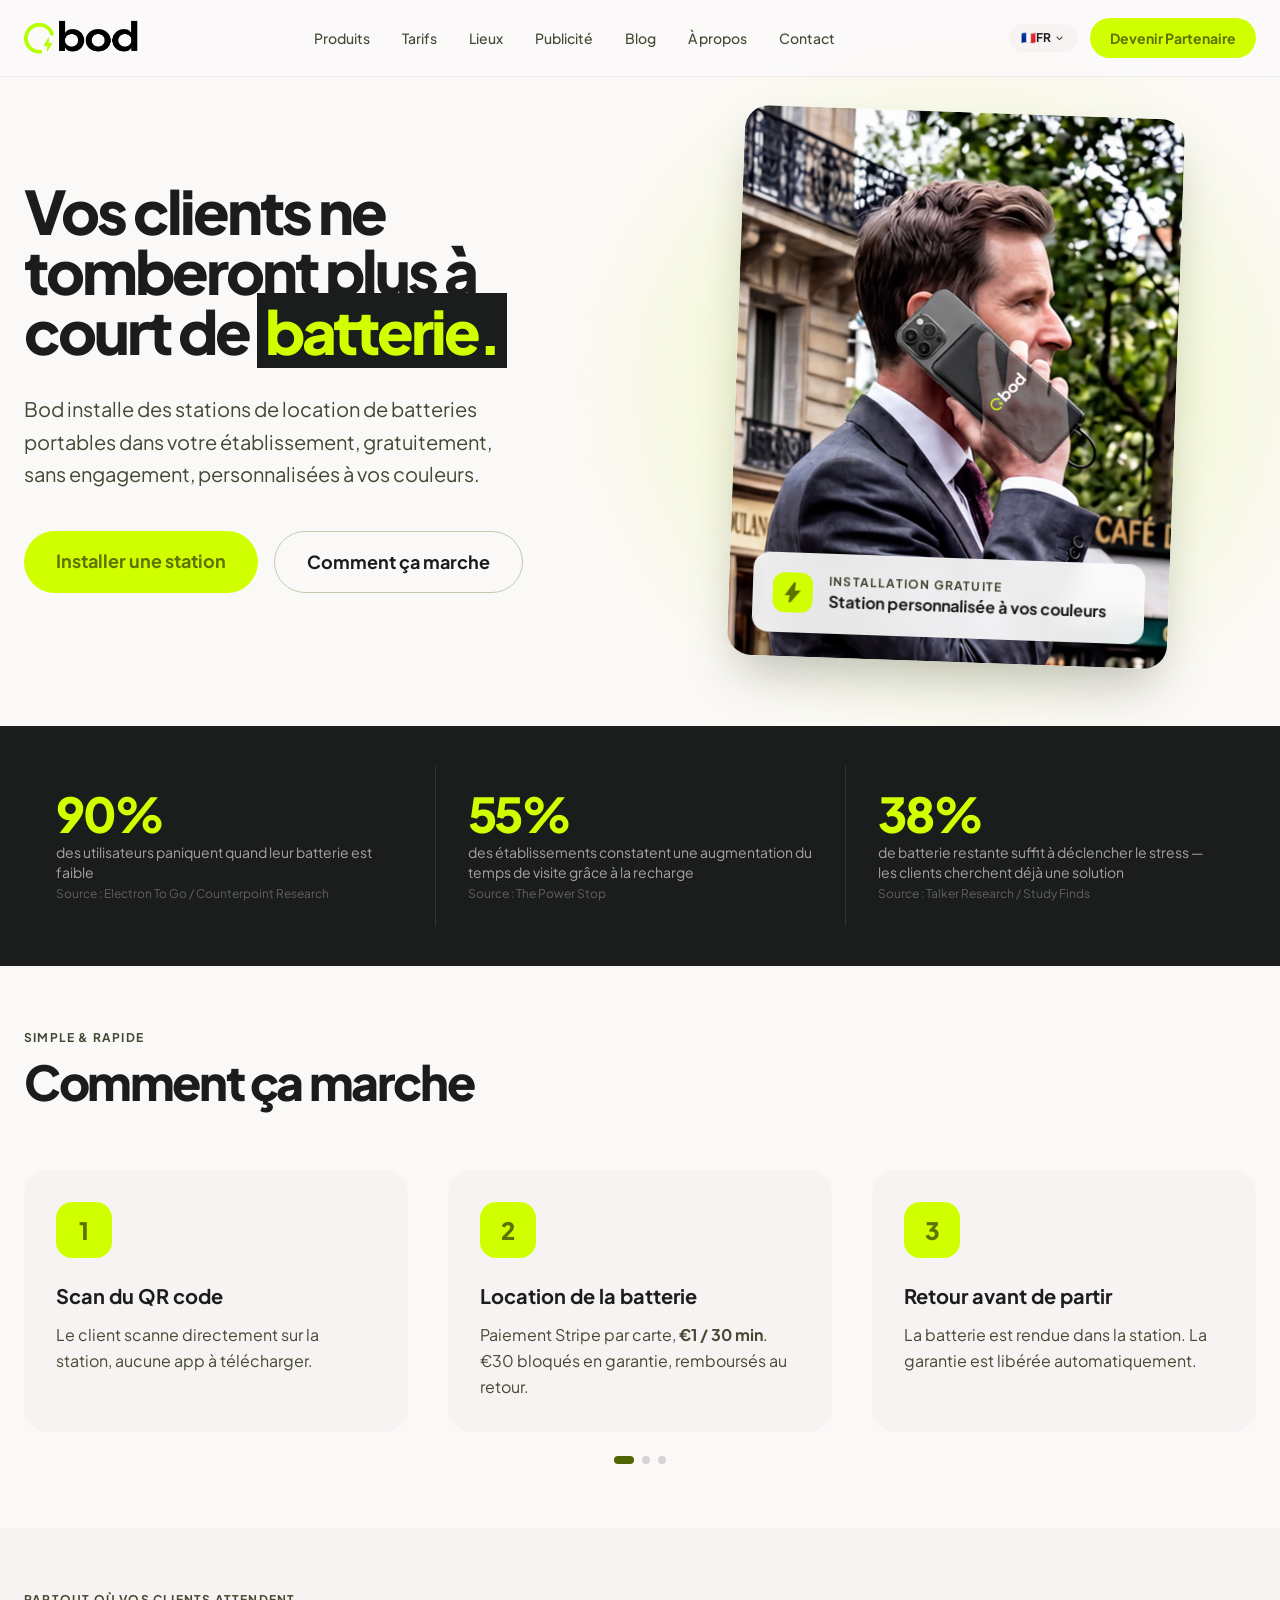
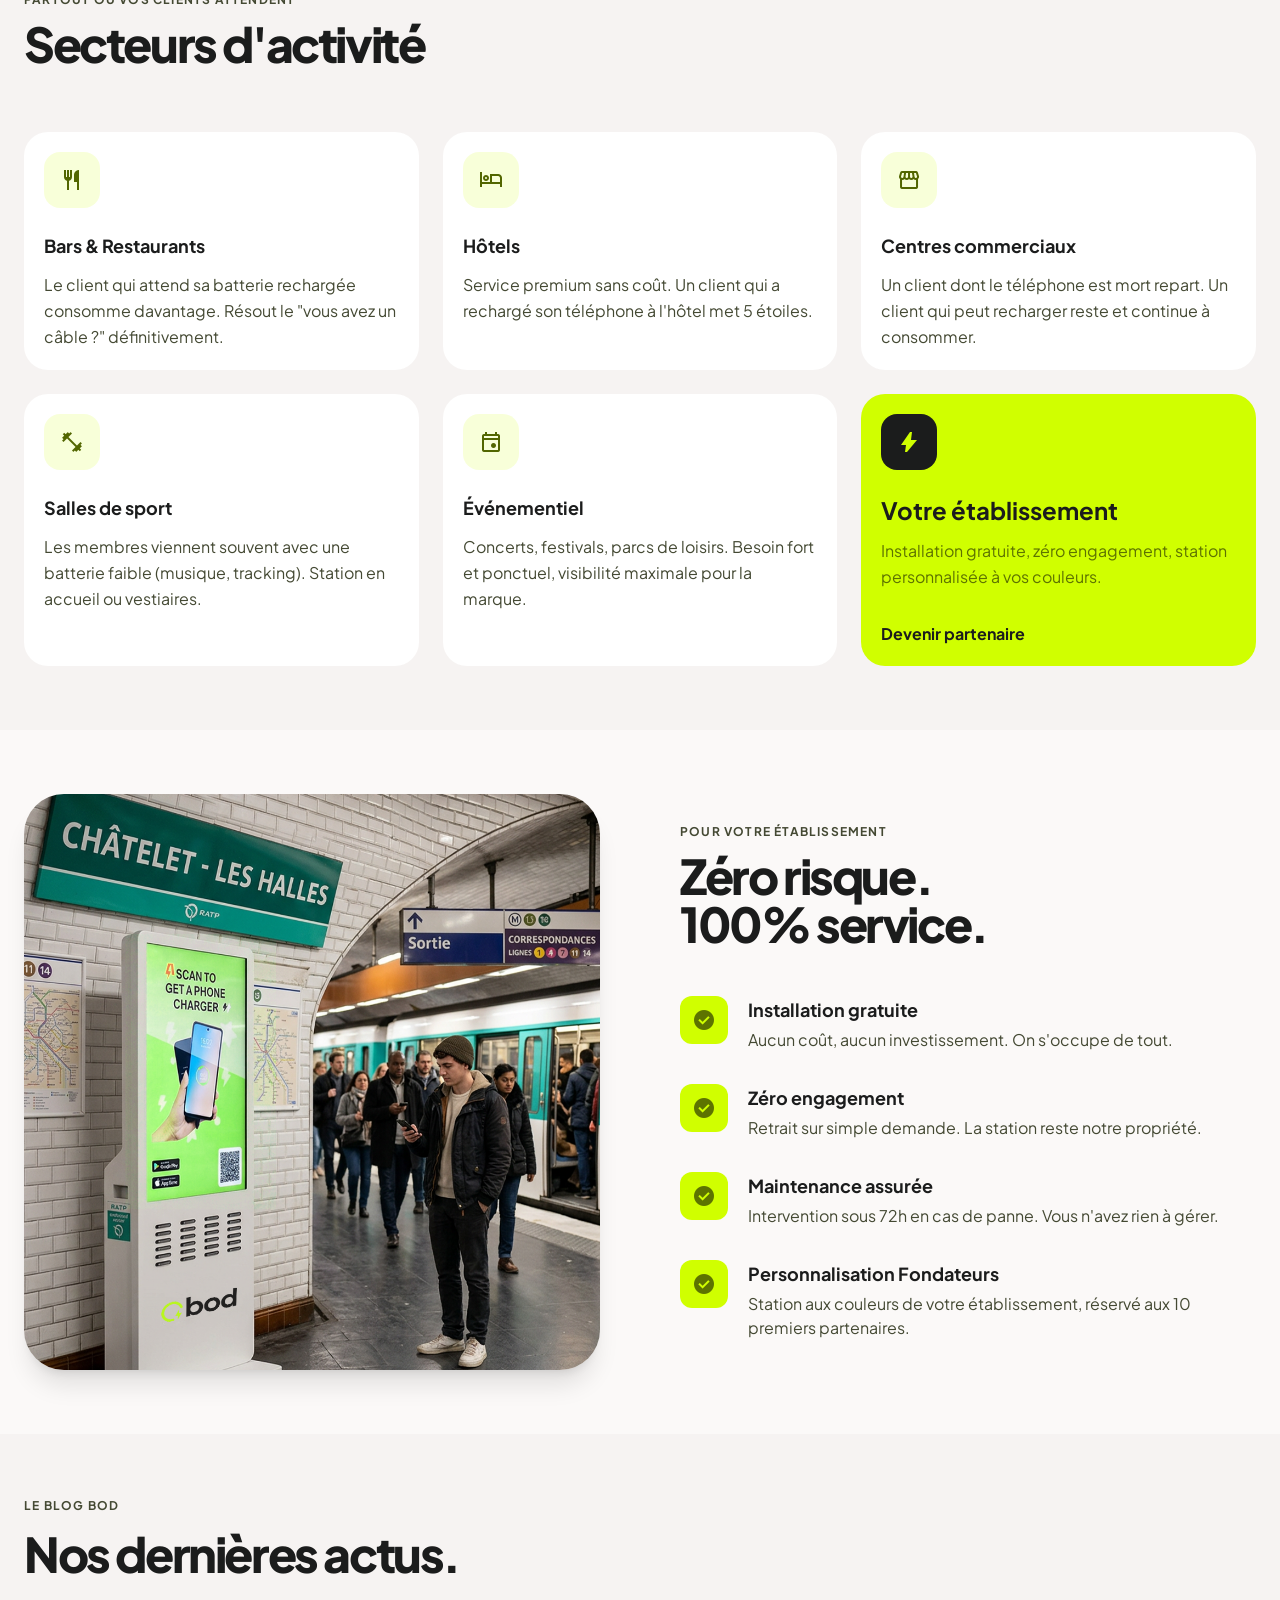
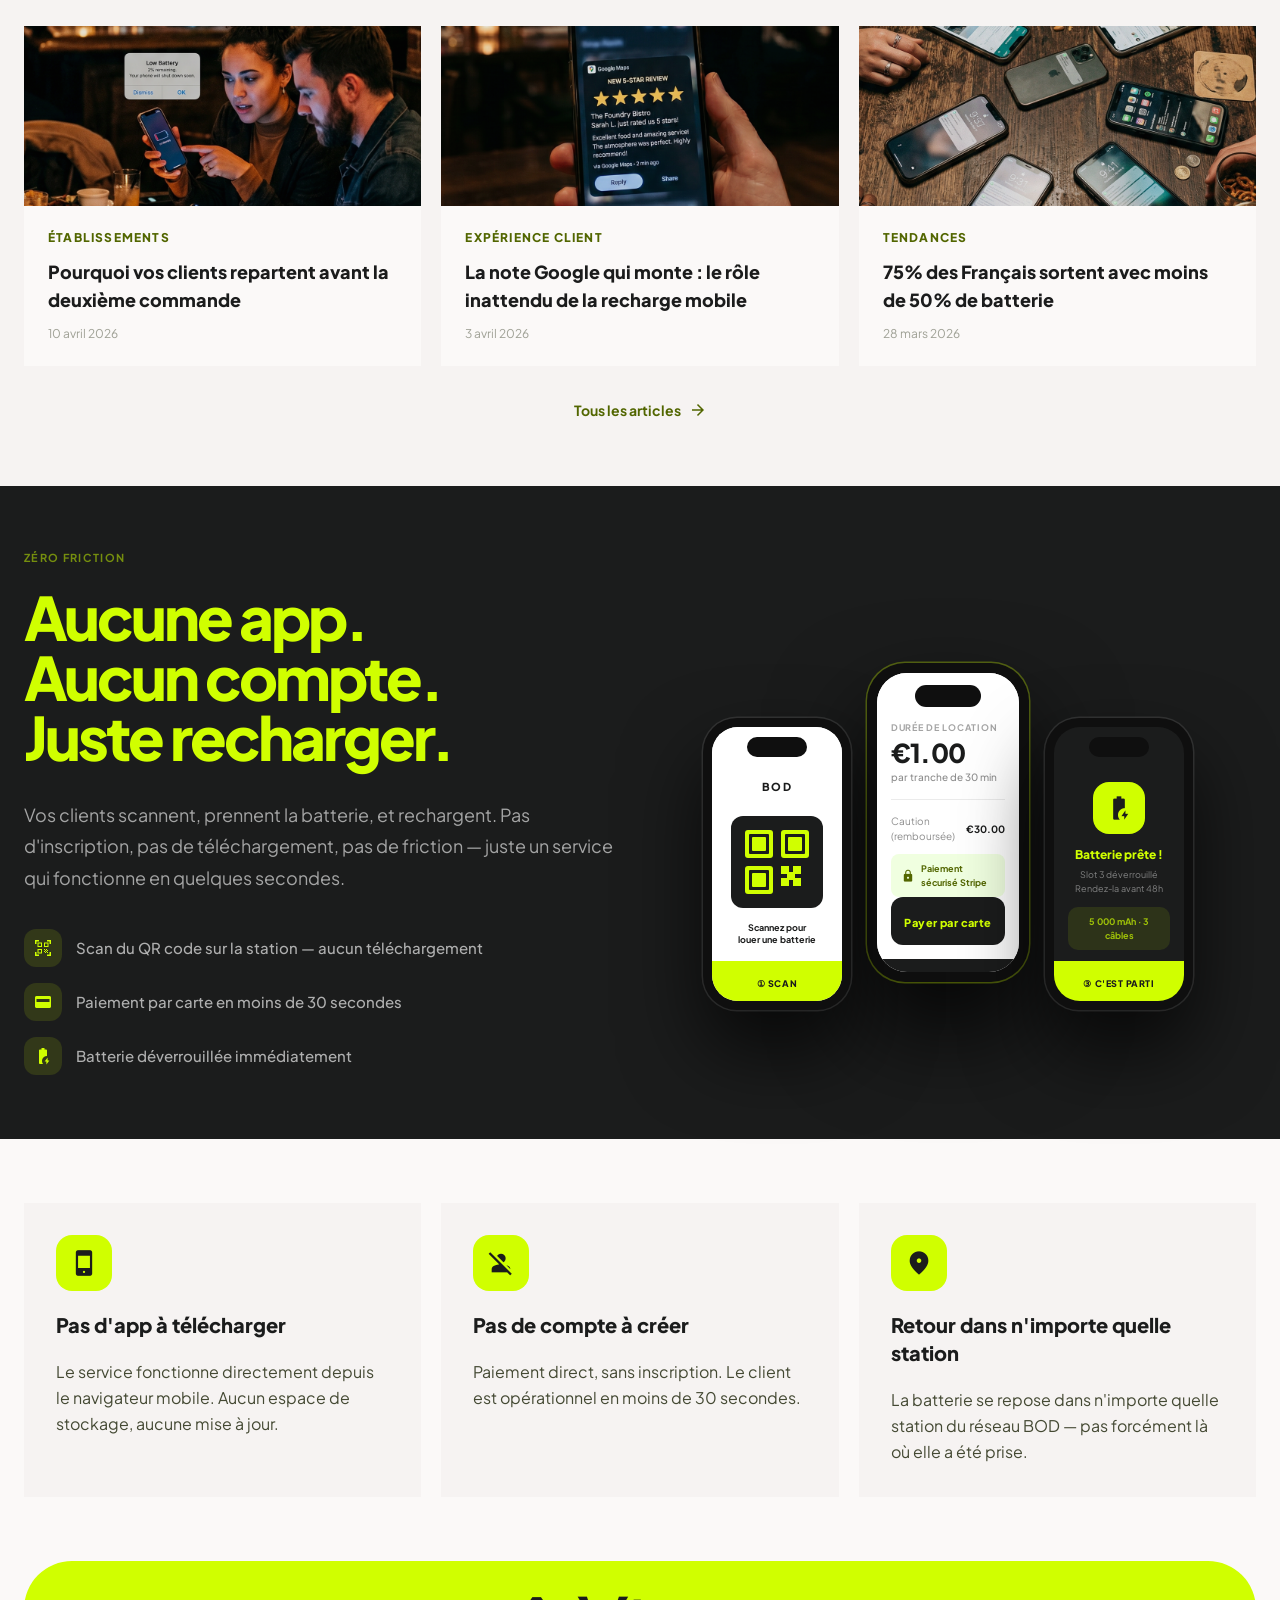
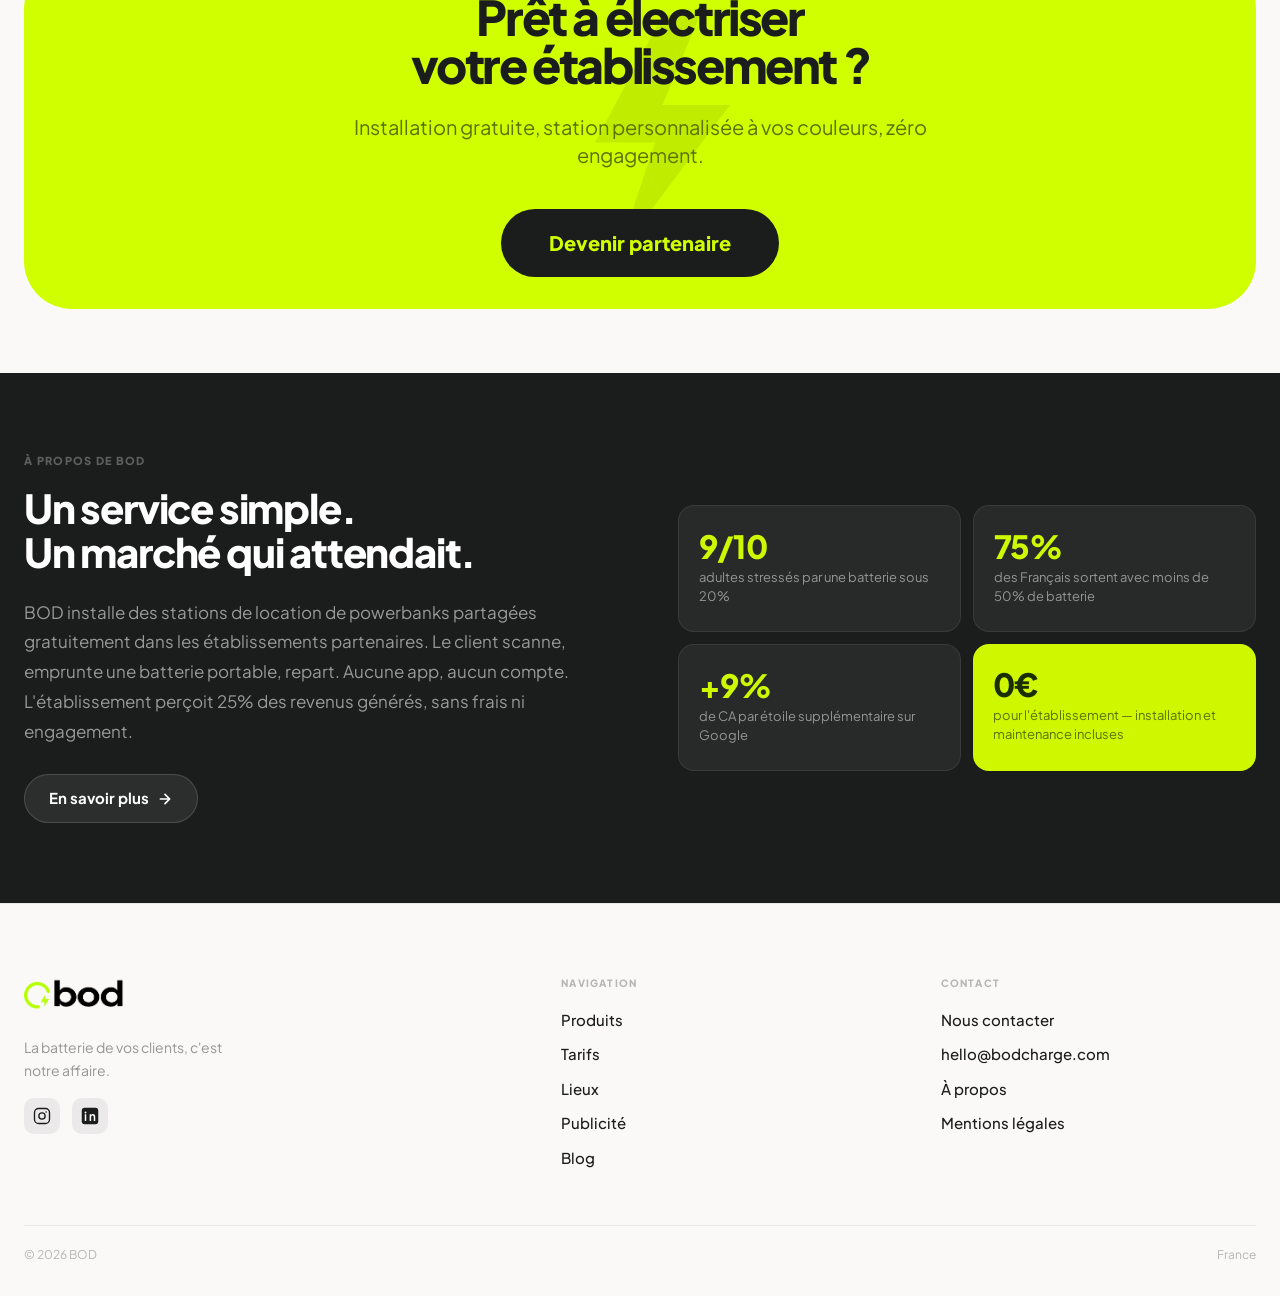
<file: index.html>
<!DOCTYPE html>
<html class="light" lang="fr">
<head>
<meta charset="utf-8"/>
<meta content="width=device-width, initial-scale=1.0" name="viewport"/>
<title>Bod, La recharge mobile pour votre établissement</title>
<meta name="description" content="Bod installe des stations de location de batteries portables dans votre établissement. Gratuit, sans engagement."/>
<link rel="canonical" href="https://bodcharge.com/"/>
<meta name="robots" content="index, follow"/>
<meta name="author" content="Alexis Astier"/>
<meta name="geo.region" content="FR"/>
<meta name="geo.placename" content="France"/>
<link rel="icon" type="image/png" href="/images/favicon.png?v=2"/>
<link rel="shortcut icon" href="/images/favicon.png?v=2"/>
<!-- Open Graph -->
<meta property="og:type" content="website"/>
<meta property="og:url" content="https://bodcharge.com/"/>
<meta property="og:title" content="Bod, La recharge mobile pour votre établissement"/>
<meta property="og:description" content="Bod installe des stations de location de batteries portables dans votre établissement. Gratuit, sans engagement."/>
<meta property="og:site_name" content="Bod"/>
<meta name="twitter:card" content="summary_large_image"/>
<meta name="twitter:title" content="Bod, La recharge mobile pour votre établissement"/>
<meta name="twitter:description" content="Bod installe des stations de location de batteries portables dans votre établissement. Gratuit, sans engagement."/>
<link rel="stylesheet" href="styles.css"/>
<link rel="preconnect" href="https://fonts.googleapis.com">
<link rel="preconnect" href="https://fonts.gstatic.com" crossorigin>
<link href="https://fonts.googleapis.com/css2?family=Plus+Jakarta+Sans:wght@300;400;500;600;700;800;900&family=Material+Symbols+Outlined:wght,FILL@100..700,0..1&display=swap" rel="stylesheet"/>
<script src="lang.js" defer></script>
<style>
  .material-symbols-outlined { font-variation-settings: 'FILL' 0, 'wght' 400, 'GRAD' 0, 'opsz' 24; }
  body { font-family: 'Plus Jakarta Sans', sans-serif; background-color: #fbf9f8; }
  .glass-nav { backdrop-filter: blur(20px); -webkit-backdrop-filter: blur(20px); }

  /* Animations */
  @keyframes fadeUp {
    from { opacity: 0; transform: translateY(24px); }
    to { opacity: 1; transform: translateY(0); }
  }
  @keyframes fadeIn {
    from { opacity: 0; }
    to { opacity: 1; }
  }
  @keyframes pulse-lime {
    0%, 100% { box-shadow: 0 0 0 0 rgba(208, 255, 0, 0.4); }
    50% { box-shadow: 0 0 0 12px rgba(208, 255, 0, 0); }
  }
  .animate-fade-up { animation: fadeUp 0.7s ease forwards; }
  .animate-fade-up-delay-1 { animation: fadeUp 0.7s ease 0.1s forwards; opacity: 0; }
  .animate-fade-up-delay-2 { animation: fadeUp 0.7s ease 0.2s forwards; opacity: 0; }
  .animate-fade-up-delay-3 { animation: fadeUp 0.7s ease 0.35s forwards; opacity: 0; }
  .animate-fade-up-delay-4 { animation: fadeUp 0.7s ease 0.5s forwards; opacity: 0; }
  .animate-fade-in { animation: fadeIn 1s ease 0.1s forwards; opacity: 0; }
  .pulse-lime { animation: pulse-lime 2s infinite; }

  /* Scroll reveal */
  .reveal { opacity: 0; transform: translateY(32px); transition: opacity 0.7s ease, transform 0.7s ease; }
  .reveal.visible { opacity: 1; transform: translateY(0); }
  .reveal-delay-1 { transition-delay: 0.1s; }
  .reveal-delay-2 { transition-delay: 0.2s; }
  .reveal-delay-3 { transition-delay: 0.3s; }

  /* Hover card lift */
  .card-lift { transition: transform 0.3s ease, box-shadow 0.3s ease; }
  .card-lift:hover { transform: translateY(-4px); box-shadow: 0 20px 40px rgba(0,0,0,0.08); }

  /* Active nav */
  .nav-active { color: #526600; border-bottom: 2px solid #D0FF00; padding-bottom: 2px; }

  /* Force hamburger/CTA visibility rules (override compiled Tailwind if needed) */
  @media (min-width: 768px) {
    #menu-toggle { display: none !important; }
    #mobile-menu { display: none !important; }
    .nav-desktop-cta { display: inline-flex !important; }
    .hero-btns-mobile { display: none !important; }
  }
  @media (max-width: 767px) {
    .nav-desktop-cta { display: none !important; }
    #menu-toggle { display: flex !important; }
    .hero-btns-desktop { display: none !important; }
  }
  #mobile-menu { border-radius: 0 0 20px 20px; }

  /* Mobile steps slider */
  @media (max-width: 767px) {
    #steps-track {
      display: flex !important;
      overflow-x: scroll;
      scroll-snap-type: x mandatory;
      -webkit-overflow-scrolling: touch;
      scrollbar-width: none;
      -ms-overflow-style: none;
      gap: 16px;
      margin: 0 -24px;
      padding: 0 24px 4px;
    }
    #steps-track::-webkit-scrollbar { display: none; }
    #steps-track > div {
      flex: 0 0 calc(100vw - 72px);
      scroll-snap-align: start;
      min-width: 0;
    }
  }
  /* Dots */
  .step-dot { width: 8px; height: 8px; border-radius: 4px; background: rgba(0,0,0,0.15); transition: all 0.3s ease; }
  .step-dot.active { width: 20px; background: #526600; }
</style>
<script type="application/ld+json">
{
  "@context": "https://schema.org",
  "@type": "LocalBusiness",
  "name": "Bod",
  "description": "Réseau de stations de location de batteries portables pour établissements professionnels. Installation gratuite, zéro engagement.",
  "url": "https://bodcharge.com",
  "email": "contact@bodcharge.com",
  "areaServed": { "@type": "Country", "name": "France" },
  "founder": { "@type": "Person", "name": "Alexis Astier" },
  "address": {
    "@type": "PostalAddress",
    "addressCountry": "FR"
  },
  "priceRange": "€",
  "knowsAbout": ["location powerbank", "recharge mobile", "station de recharge", "batteries portables"],
  "sameAs": [
    "https://www.linkedin.com/company/113140043",
    "https://www.instagram.com/bod.charge"
  ]
}
</script>
<script type="application/ld+json">
{
  "@context": "https://schema.org",
  "@type": "FAQPage",
  "mainEntity": [
    {
      "@type": "Question",
      "name": "Comment fonctionne la location de batterie Bod ?",
      "acceptedAnswer": {
        "@type": "Answer",
        "text": "Le client scanne le QR code sur la station, paie par carte bancaire (€1 / 30 minutes), et repart avec une batterie portable. €30 sont pré-autorisés en garantie et remboursés automatiquement au retour de la batterie."
      }
    },
    {
      "@type": "Question",
      "name": "Combien coûte l'installation d'une station Bod pour mon établissement ?",
      "acceptedAnswer": {
        "@type": "Answer",
        "text": "L'installation est entièrement gratuite pour l'établissement. Bod installe, configure et maintient la station. Seule l'électricité est à votre charge (environ €5 par mois)."
      }
    },
    {
      "@type": "Question",
      "name": "Y a-t-il un engagement ou un contrat à durée déterminée ?",
      "acceptedAnswer": {
        "@type": "Answer",
        "text": "Aucun engagement. La convention est à durée indéterminée et peut être résiliée à tout moment par simple email. Bod récupère le matériel dans les 14 jours suivant la demande."
      }
    },
    {
      "@type": "Question",
      "name": "Qui s'occupe de la maintenance de la station ?",
      "acceptedAnswer": {
        "@type": "Answer",
        "text": "Bod prend en charge toute la maintenance. En cas de panne signalée, une intervention est garantie sous 72 heures ouvrées. L'établissement n'a rien à gérer."
      }
    },
    {
      "@type": "Question",
      "name": "Qu'est-ce que l'Offre Fondateurs Bod ?",
      "acceptedAnswer": {
        "@type": "Answer",
        "text": "Les 10 premiers établissements partenaires bénéficient d'une station personnalisée aux couleurs de leur établissement (wrap vinyle). Cette offre est limitée et réservée aux partenaires fondateurs."
      }
    }
  ]
}
</script>
</head>
<body class="bg-surface text-on-surface selection:bg-primary-container">

<!-- NAV -->
<header class="fixed top-0 w-full z-50 glass-nav bg-[#fbf9f8]/85 border-b border-black/5">
  <div class="max-w-7xl mx-auto px-6 py-4 flex justify-between items-center">
    <!-- Logo -->
    <a href="index.html" class="flex items-center">
      <img src="images/logo-bod.png" alt="Bod" style="height:44px;width:auto;"/>
    </a>
    <!-- Nav links -->
    <nav class="hidden md:flex items-center gap-8 font-medium text-sm text-on-surface-variant">
      <a href="produits.html" class="hover:text-on-surface transition-colors" data-i18n="nav.products">Produits</a>
      <a href="tarifs.html" class="hover:text-on-surface transition-colors">Tarifs</a>
      <a href="lieux.html" class="hover:text-on-surface transition-colors">Lieux</a>
      <a href="publicite.html" class="hover:text-on-surface transition-colors" data-i18n="nav.pub">Publicité</a>
      <a href="blog.html" class="hover:text-on-surface transition-colors" data-i18n="nav.blog">Blog</a>
      <a href="a-propos.html" class="hover:text-on-surface transition-colors">À propos</a>
      <a href="contact.html" class="hover:text-on-surface transition-colors">Contact</a>
    </nav>
    <div class="flex items-center gap-3">
      <!-- Language button -->
      <button id="lang-btn" class="flex items-center gap-1 px-3 py-1.5 rounded-full bg-surface-container-low text-xs font-bold text-on-surface hover:bg-surface-container transition-colors">
        <span id="lang-flag">🇫🇷</span><span id="lang-label" class="ml-1">FR</span>
        <span class="material-symbols-outlined text-on-surface-variant" style="font-size:13px;line-height:1;margin-left:2px;">expand_more</span>
      </button>
      <!-- CTA desktop -->
      <a href="partenaire.html" data-i18n="nav.cta" class="nav-desktop-cta hidden md:inline-flex bg-primary-container text-on-primary-container px-5 py-2.5 rounded-full font-bold text-sm hover:opacity-90 active:scale-95 transition-all pulse-lime">
        Devenir Partenaire
      </a>
      <!-- Hamburger mobile -->
      <button id="menu-toggle" class="md:hidden p-2 rounded-xl hover:bg-surface-container-low transition-colors" aria-label="Menu">
        <span class="material-symbols-outlined text-on-surface" id="menu-icon">menu</span>
      </button>
    </div>
  </div>
</header>

<!-- Mobile menu -->
<div id="mobile-menu" class="hidden fixed top-[73px] left-0 right-0 md:hidden" style="background:#fbf9f8;box-shadow:0 12px 40px rgba(0,0,0,0.12);z-index:200;border-radius:0 0 20px 20px;border-bottom:1px solid rgba(0,0,0,0.06);">
  <div style="padding:8px 16px 20px;">
    <a href="produits.html" style="display:flex;align-items:center;padding:14px 12px;font-size:16px;font-weight:600;color:#3a3a3a;border-radius:12px;text-decoration:none;margin-bottom:2px;" data-i18n="nav.products">Produits</a>
    <a href="tarifs.html" style="display:flex;align-items:center;padding:14px 12px;font-size:16px;font-weight:600;color:#3a3a3a;border-radius:12px;text-decoration:none;margin-bottom:2px;">Tarifs</a>
    <a href="lieux.html" style="display:flex;align-items:center;padding:14px 12px;font-size:16px;font-weight:600;color:#3a3a3a;border-radius:12px;text-decoration:none;margin-bottom:2px;">Lieux</a>
    <a href="contact.html" style="display:flex;align-items:center;padding:14px 12px;font-size:16px;font-weight:600;color:#3a3a3a;border-radius:12px;text-decoration:none;margin-bottom:2px;">Contact</a>
    <a href="publicite.html" style="display:flex;align-items:center;padding:14px 12px;font-size:16px;font-weight:600;color:#3a3a3a;border-radius:12px;text-decoration:none;margin-bottom:2px;" data-i18n="nav.pub">Publicité</a>
    <a href="blog.html" style="display:flex;align-items:center;padding:14px 12px;font-size:16px;font-weight:600;color:#3a3a3a;border-radius:12px;text-decoration:none;margin-bottom:2px;" data-i18n="nav.blog">Blog</a>
    <a href="a-propos.html" style="display:flex;align-items:center;padding:14px 12px;font-size:16px;font-weight:600;color:#3a3a3a;border-radius:12px;text-decoration:none;margin-bottom:12px;">À propos</a>
    <a href="partenaire.html" style="display:flex;align-items:center;justify-content:center;padding:15px;background:#cef700;color:#1a2e00;border-radius:100px;font-size:15px;font-weight:700;text-decoration:none;">Devenir Partenaire</a>
  </div>
</div>

<main>

  <!-- HERO -->
  <section class="relative max-w-7xl mx-auto px-6 pb-16 md:pb-32 grid grid-cols-1 lg:grid-cols-2 gap-8 lg:gap-16 items-center overflow-hidden" style="padding-top:clamp(100px, 22vw, 112px);">
    <div class="z-10">
      <h1 class="animate-fade-up-delay-1 text-4xl sm:text-5xl md:text-6xl lg:text-7xl font-black tracking-tighter text-on-surface leading-[0.95] mb-8" data-i18n="hero.h1">
        Vos clients ne tomberont plus à court de <span class="text-primary-container bg-on-surface px-2 whitespace-nowrap">batterie.</span>
      </h1>
      <p class="animate-fade-up-delay-2 text-xl text-on-surface-variant leading-relaxed max-w-lg mb-10" data-i18n="hero.p">
        Bod installe des stations de location de batteries portables dans votre établissement, gratuitement, sans engagement, personnalisées à vos couleurs.
      </p>
      <!-- Desktop buttons (original) -->
      <div class="hero-btns-desktop animate-fade-up-delay-3 hidden md:flex flex-wrap gap-4">
        <a href="partenaire.html" class="bg-primary-container text-on-primary-container px-8 py-4 rounded-full font-bold text-lg hover:scale-105 hover:shadow-lg hover:shadow-primary-container/40 transition-all active:scale-95" data-i18n="hero.cta1">
          Installer une station
        </a>
        <a href="#comment-ca-marche" class="border border-outline-variant text-on-surface px-8 py-4 rounded-full font-bold text-lg hover:scale-105 hover:bg-surface-container-low transition-all" data-i18n="hero.cta2">
          Comment ça marche
        </a>
      </div>
      <!-- Mobile buttons (full width, stacked) -->
      <div class="hero-btns-mobile animate-fade-up-delay-3 md:hidden flex flex-col gap-3">
        <a href="partenaire.html" style="display:flex;align-items:center;justify-content:center;padding:16px 24px;background:#cef700;color:#1a2e00;border-radius:100px;font-size:16px;font-weight:700;text-decoration:none;" data-i18n="hero.cta1">
          Installer une station
        </a>
        <a href="#comment-ca-marche" style="display:flex;align-items:center;justify-content:center;padding:16px 24px;border:1.5px solid rgba(0,0,0,0.15);border-radius:100px;font-size:16px;font-weight:700;color:#1a1a1a;text-decoration:none;background:transparent;" data-i18n="hero.cta2">
          Comment ça marche
        </a>
      </div>
    </div>
    <div class="animate-fade-in relative flex justify-center items-center">
      <div class="absolute inset-0 bg-primary-container/15 rounded-full blur-[80px]"></div>
      <div class="hero-img-wrap relative w-full max-w-[440px] aspect-[4/5] max-h-72 sm:max-h-none rounded-3xl overflow-hidden shadow-2xl rotate-2">
        <img src="images/personne-au-telephone-zoom.png" alt="Client rechargeant son téléphone avec une batterie portable BOD" class="w-full h-full object-cover"/>
        <div class="absolute bottom-6 left-6 right-6 bg-white/90 backdrop-blur-md rounded-2xl p-5 flex items-center gap-4">
          <div class="w-10 h-10 bg-primary-container rounded-xl flex items-center justify-center shrink-0">
            <span class="material-symbols-outlined text-on-primary-container text-xl" style="font-variation-settings: 'FILL' 1;">bolt</span>
          </div>
          <div>
            <div class="text-xs font-bold uppercase tracking-widest text-on-surface-variant" data-i18n="hero.badge.label">Installation gratuite</div>
            <div class="font-bold text-on-surface" data-i18n="hero.badge.text">Station personnalisée à vos couleurs</div>
          </div>
        </div>
      </div>
    </div>
  </section>

  <!-- STATS BAND -->
  <section class="bg-on-surface py-10">
    <div class="max-w-7xl mx-auto px-6 grid grid-cols-1 md:grid-cols-3 gap-0 divide-y md:divide-y-0 md:divide-x divide-white/10">
      <div class="reveal px-8 py-6 text-center md:text-left">
        <div class="text-5xl font-black text-primary-container tracking-tighter mb-1" data-counter data-to="90" data-suffix="%">90%</div>
        <div class="text-sm text-white/60">des utilisateurs paniquent quand leur batterie est faible</div>
        <a href="https://electrontogo.com/blog/9-out-of-10-phone-users-have-low-battery-anxiety" target="_blank" rel="noopener" class="text-xs text-white/30 mt-1 hover:text-white/60 underline underline-offset-2 transition-colors block">Source : Electron To Go / Counterpoint Research</a>
      </div>
      <div class="reveal reveal-delay-1 px-8 py-6 text-center md:text-left">
        <div class="text-5xl font-black text-primary-container tracking-tighter mb-1" data-counter data-to="55" data-suffix="%">55%</div>
        <div class="text-sm text-white/60">des établissements constatent une augmentation du temps de visite grâce à la recharge</div>
        <a href="https://www.thepowerstop.com/post/how-cell-phone-charging-kiosks-boost-customer-experience-in-hospitality-and-retail-a-deep-dive" target="_blank" rel="noopener" class="text-xs text-white/30 mt-1 hover:text-white/60 underline underline-offset-2 transition-colors block">Source : The Power Stop</a>
      </div>
      <div class="reveal reveal-delay-2 px-8 py-6 text-center md:text-left">
        <div class="text-5xl font-black text-primary-container tracking-tighter mb-1" data-counter data-to="38" data-suffix="%">38%</div>
        <div class="text-sm text-white/60">de batterie restante suffit à déclencher le stress — les clients cherchent déjà une solution</div>
        <a href="https://studyfinds.org/phone-panic-battery-life/" target="_blank" rel="noopener" class="text-xs text-white/30 mt-1 hover:text-white/60 underline underline-offset-2 transition-colors block">Source : Talker Research / Study Finds</a>
      </div>
    </div>
  </section>

  <!-- COMMENT ÇA MARCHE -->
  <section id="comment-ca-marche" class="py-16 md:py-32 max-w-7xl mx-auto px-6">
    <div class="mb-16 reveal">
      <div class="text-xs font-bold uppercase tracking-widest text-on-surface-variant mb-3">Simple & rapide</div>
      <h2 class="text-3xl md:text-5xl font-black tracking-tighter text-on-surface" data-i18n="how.h2">Comment ça marche</h2>
    </div>
    <div id="steps-track" class="grid grid-cols-1 md:grid-cols-3 gap-10">
      <div class="reveal card-lift bg-surface-container-low p-8 md:p-12 rounded-3xl">
        <div class="w-14 h-14 bg-primary-container rounded-2xl flex items-center justify-center mb-6">
          <span class="font-black text-2xl text-on-primary-container">1</span>
        </div>
        <h3 class="text-xl font-bold mb-3" data-i18n="how.step1.title">Scan du QR code</h3>
        <p class="text-on-surface-variant leading-relaxed" data-i18n="how.step1.text">Le client scanne directement sur la station, aucune app à télécharger.</p>
      </div>
      <div class="reveal reveal-delay-1 card-lift bg-surface-container-low p-8 md:p-12 rounded-3xl">
        <div class="w-14 h-14 bg-primary-container rounded-2xl flex items-center justify-center mb-6">
          <span class="font-black text-2xl text-on-primary-container">2</span>
        </div>
        <h3 class="text-xl font-bold mb-3" data-i18n="how.step2.title">Location de la batterie</h3>
        <p class="text-on-surface-variant leading-relaxed" data-i18n="how.step2.text">Paiement Stripe par carte, <strong>€1 / 30 min</strong>. €30 bloqués en garantie, remboursés au retour.</p>
      </div>
      <div class="reveal reveal-delay-2 card-lift bg-surface-container-low p-8 md:p-12 rounded-3xl">
        <div class="w-14 h-14 bg-primary-container rounded-2xl flex items-center justify-center mb-6">
          <span class="font-black text-2xl text-on-primary-container">3</span>
        </div>
        <h3 class="text-xl font-bold mb-3" data-i18n="how.step3.title">Retour avant de partir</h3>
        <p class="text-on-surface-variant leading-relaxed" data-i18n="how.step3.text">La batterie est rendue dans la station. La garantie est libérée automatiquement.</p>
      </div>
    </div>
    <div id="steps-dots" class="md:hidden flex justify-center gap-2 mt-6">
      <div class="step-dot active"></div>
      <div class="step-dot"></div>
      <div class="step-dot"></div>
    </div>
  </section>

  <!-- SECTEURS -->
  <section class="py-16 md:py-32 bg-surface-container-low">
    <div class="max-w-7xl mx-auto px-6">
      <div class="mb-16 reveal">
        <div class="text-xs font-bold uppercase tracking-widest text-on-surface-variant mb-3">Partout où vos clients attendent</div>
        <h2 class="text-3xl md:text-5xl font-black tracking-tighter text-on-surface" data-i18n="sectors.h2">Secteurs d'activité</h2>
      </div>
      <div class="grid grid-cols-1 md:grid-cols-3 gap-6">
        <div class="reveal card-lift bg-surface-container-lowest p-5 md:p-10 rounded-3xl group">
          <div class="w-14 h-14 bg-primary-container/15 rounded-2xl flex items-center justify-center mb-6 group-hover:bg-primary-container transition-colors">
            <span class="material-symbols-outlined text-primary text-3xl group-hover:text-on-primary-container transition-colors">restaurant</span>
          </div>
          <h3 class="text-lg md:text-2xl font-bold mb-3" data-i18n="sectors.s1.title">Bars & Restaurants</h3>
          <p class="text-on-surface-variant leading-relaxed" data-i18n="sectors.s1.text">Le client qui attend sa batterie rechargée consomme davantage. Résout le "vous avez un câble ?" définitivement.</p>
        </div>
        <div class="reveal reveal-delay-1 card-lift bg-surface-container-lowest p-5 md:p-10 rounded-3xl group">
          <div class="w-14 h-14 bg-primary-container/15 rounded-2xl flex items-center justify-center mb-6 group-hover:bg-primary-container transition-colors">
            <span class="material-symbols-outlined text-primary text-3xl group-hover:text-on-primary-container transition-colors">hotel</span>
          </div>
          <h3 class="text-lg md:text-2xl font-bold mb-3" data-i18n="sectors.s2.title">Hôtels</h3>
          <p class="text-on-surface-variant leading-relaxed" data-i18n="sectors.s2.text">Service premium sans coût. Un client qui a rechargé son téléphone à l'hôtel met 5 étoiles.</p>
        </div>
        <div class="reveal reveal-delay-2 card-lift bg-surface-container-lowest p-5 md:p-10 rounded-3xl group">
          <div class="w-14 h-14 bg-primary-container/15 rounded-2xl flex items-center justify-center mb-6 group-hover:bg-primary-container transition-colors">
            <span class="material-symbols-outlined text-primary text-3xl group-hover:text-on-primary-container transition-colors">storefront</span>
          </div>
          <h3 class="text-lg md:text-2xl font-bold mb-3" data-i18n="sectors.s3.title">Centres commerciaux</h3>
          <p class="text-on-surface-variant leading-relaxed" data-i18n="sectors.s3.text">Un client dont le téléphone est mort repart. Un client qui peut recharger reste et continue à consommer.</p>
        </div>
        <div class="reveal card-lift bg-surface-container-lowest p-5 md:p-10 rounded-3xl group">
          <div class="w-14 h-14 bg-primary-container/15 rounded-2xl flex items-center justify-center mb-6 group-hover:bg-primary-container transition-colors">
            <span class="material-symbols-outlined text-primary text-3xl group-hover:text-on-primary-container transition-colors">fitness_center</span>
          </div>
          <h3 class="text-lg md:text-2xl font-bold mb-3" data-i18n="sectors.s4.title">Salles de sport</h3>
          <p class="text-on-surface-variant leading-relaxed" data-i18n="sectors.s4.text">Les membres viennent souvent avec une batterie faible (musique, tracking). Station en accueil ou vestiaires.</p>
        </div>
        <div class="reveal reveal-delay-1 card-lift bg-surface-container-lowest p-5 md:p-10 rounded-3xl group">
          <div class="w-14 h-14 bg-primary-container/15 rounded-2xl flex items-center justify-center mb-6 group-hover:bg-primary-container transition-colors">
            <span class="material-symbols-outlined text-primary text-3xl group-hover:text-on-primary-container transition-colors">event</span>
          </div>
          <h3 class="text-lg md:text-2xl font-bold mb-3" data-i18n="sectors.s5.title">Événementiel</h3>
          <p class="text-on-surface-variant leading-relaxed" data-i18n="sectors.s5.text">Concerts, festivals, parcs de loisirs. Besoin fort et ponctuel, visibilité maximale pour la marque.</p>
        </div>
        <div class="reveal reveal-delay-2 card-lift bg-primary-container p-5 md:p-10 rounded-3xl flex flex-col justify-between">
          <div>
            <div class="w-14 h-14 bg-on-surface rounded-2xl flex items-center justify-center mb-6">
              <span class="material-symbols-outlined text-primary-container text-3xl" style="font-variation-settings: 'FILL' 1;">bolt</span>
            </div>
            <h3 class="text-2xl font-bold mb-3 text-on-surface" data-i18n="sectors.s6.title">Votre établissement</h3>
            <p class="text-on-primary-container leading-relaxed" data-i18n="sectors.s6.text">Installation gratuite, zéro engagement, station personnalisée à vos couleurs.</p>
          </div>
          <a href="partenaire.html" class="mt-8 inline-flex items-center gap-2 font-bold text-on-surface hover:gap-4 transition-all" data-i18n="sectors.s6.cta">
            Devenir partenaire
            <span class="material-symbols-outlined text-xl">arrow_forward</span>
          </a>
        </div>
      </div>
    </div>
  </section>

  <!-- AVANTAGES -->
  <section class="py-16 md:py-32 max-w-7xl mx-auto px-6">
    <div class="grid grid-cols-1 lg:grid-cols-2 gap-20 items-center">
      <div class="reveal order-2 lg:order-1">
        <img src="images/station-metro.png" alt="Station BOD de location de batteries portables installée dans un établissement" width="600" height="600" loading="lazy" class="rounded-[2.5rem] shadow-xl w-full object-cover"/>
      </div>
      <div class="reveal reveal-delay-1 order-1 lg:order-2">
        <div class="text-xs font-bold uppercase tracking-widest text-on-surface-variant mb-3">Pour votre établissement</div>
        <h2 class="text-3xl md:text-5xl font-black tracking-tighter mb-12" data-i18n="avantages.h2">Zéro risque.<br/>100% service.</h2>
        <div class="space-y-8">
          <div class="flex gap-5">
            <div class="w-12 h-12 bg-primary-container rounded-xl flex items-center justify-center shrink-0">
              <span class="material-symbols-outlined text-on-primary-container" style="font-variation-settings: 'FILL' 1;">check_circle</span>
            </div>
            <div>
              <h4 class="text-lg font-bold mb-1">Installation gratuite</h4>
              <p class="text-on-surface-variant">Aucun coût, aucun investissement. On s'occupe de tout.</p>
            </div>
          </div>
          <div class="flex gap-5">
            <div class="w-12 h-12 bg-primary-container rounded-xl flex items-center justify-center shrink-0">
              <span class="material-symbols-outlined text-on-primary-container" style="font-variation-settings: 'FILL' 1;">check_circle</span>
            </div>
            <div>
              <h4 class="text-lg font-bold mb-1">Zéro engagement</h4>
              <p class="text-on-surface-variant">Retrait sur simple demande. La station reste notre propriété.</p>
            </div>
          </div>
          <div class="flex gap-5">
            <div class="w-12 h-12 bg-primary-container rounded-xl flex items-center justify-center shrink-0">
              <span class="material-symbols-outlined text-on-primary-container" style="font-variation-settings: 'FILL' 1;">check_circle</span>
            </div>
            <div>
              <h4 class="text-lg font-bold mb-1">Maintenance assurée</h4>
              <p class="text-on-surface-variant">Intervention sous 72h en cas de panne. Vous n'avez rien à gérer.</p>
            </div>
          </div>
          <div class="flex gap-5">
            <div class="w-12 h-12 bg-primary-container rounded-xl flex items-center justify-center shrink-0">
              <span class="material-symbols-outlined text-on-primary-container" style="font-variation-settings: 'FILL' 1;">check_circle</span>
            </div>
            <div>
              <h4 class="text-lg font-bold mb-1">Personnalisation Fondateurs</h4>
              <p class="text-on-surface-variant">Station aux couleurs de votre établissement, réservé aux 10 premiers partenaires.</p>
            </div>
          </div>
        </div>
      </div>
    </div>
  </section>

  <!-- BLOG PREVIEW -->
  <section class="bg-surface-container-low px-6 py-16 md:py-24">
    <div class="max-w-7xl mx-auto">
      <div class="flex items-end justify-between mb-12 reveal">
        <div>
          <div class="text-xs font-bold uppercase tracking-widest text-on-surface-variant mb-4">Le Blog BOD</div>
          <h2 class="text-3xl md:text-5xl font-black tracking-tighter text-on-surface leading-[0.95]">Nos dernières actus.</h2>
        </div>
        <a href="blog.html" class="hidden md:inline-flex items-center gap-2 text-sm font-bold text-primary hover:gap-4 transition-all">
          Tous les articles <span class="material-symbols-outlined" style="font-size:18px;">arrow_forward</span>
        </a>
      </div>
      <div class="grid grid-cols-1 md:grid-cols-3 gap-5">
        <a href="blog-clients-deuxieme-commande.html" class="reveal card-lift group bg-surface rounded-[2rem] overflow-hidden flex flex-col">
          <figure style="margin:0;background:#1b1c1c;height:180px;overflow:hidden;display:flex;align-items:center;justify-content:center;">
            <img src="images/blog-1-clients.png" alt="Battery anxiety restaurant" style="width:100%;height:100%;object-fit:cover;opacity:0.9;" onerror="this.style.display='none'"/>
            
          </figure>
          <div class="p-6 flex flex-col flex-1 gap-3">
            <div class="text-xs font-black uppercase tracking-widest text-primary">ÉTABLISSEMENTS</div>
            <h3 class="text-lg font-black text-on-surface leading-snug">Pourquoi vos clients repartent avant la deuxième commande</h3>
            <span class="text-xs text-on-surface-variant/50 mt-auto">10 avril 2026</span>
          </div>
        </a>
        <a href="blog-note-google.html" class="reveal reveal-delay-1 card-lift group bg-surface rounded-[2rem] overflow-hidden flex flex-col">
          <figure style="margin:0;background:#1b1c1c;height:180px;overflow:hidden;display:flex;align-items:center;justify-content:center;">
            <img src="images/blog-2-note-google.png" alt="Note Google 5 étoiles" style="width:100%;height:100%;object-fit:cover;opacity:0.9;" onerror="this.style.display='none'"/>
            
          </figure>
          <div class="p-6 flex flex-col flex-1 gap-3">
            <div class="text-xs font-black uppercase tracking-widest text-primary">EXPÉRIENCE CLIENT</div>
            <h3 class="text-lg font-black text-on-surface leading-snug">La note Google qui monte : le rôle inattendu de la recharge mobile</h3>
            <span class="text-xs text-on-surface-variant/50 mt-auto">3 avril 2026</span>
          </div>
        </a>
        <a href="blog-75-pourcent-batterie.html" class="reveal reveal-delay-2 card-lift group bg-surface rounded-[2rem] overflow-hidden flex flex-col">
          <figure style="margin:0;background:#1b1c1c;height:180px;overflow:hidden;display:flex;align-items:center;justify-content:center;">
            <img src="images/blog-3-tendances.png" alt="Tendances batterie mobile" style="width:100%;height:100%;object-fit:cover;opacity:0.9;" onerror="this.style.display='none'"/>
            
          </figure>
          <div class="p-6 flex flex-col flex-1 gap-3">
            <div class="text-xs font-black uppercase tracking-widest text-primary">TENDANCES</div>
            <h3 class="text-lg font-black text-on-surface leading-snug">75% des Français sortent avec moins de 50% de batterie</h3>
            <span class="text-xs text-on-surface-variant/50 mt-auto">28 mars 2026</span>
          </div>
        </a>
      </div>
      <div class="mt-8 text-center md:hidden">
        <a href="blog.html" class="inline-flex items-center gap-2 text-sm font-bold text-primary">
          Tous les articles <span class="material-symbols-outlined" style="font-size:18px;">arrow_forward</span>
        </a>
      </div>
    </div>
  </section>

  <!-- NO APP — section dark avec mockups -->
  <section class="bg-on-surface px-6 py-16 md:py-32">
    <div class="max-w-7xl mx-auto">
      <div class="grid grid-cols-1 lg:grid-cols-2 gap-12 lg:gap-20 items-center">

        <!-- Texte gauche -->
        <div class="reveal">
          <div style="font-size:11px;font-weight:700;letter-spacing:0.12em;text-transform:uppercase;color:rgba(208,255,0,0.5);margin-bottom:20px;">Zéro friction</div>
          <h2 class="text-4xl md:text-6xl font-black tracking-tighter text-primary-container leading-[0.95] mb-8" data-i18n="noapp.h2">Aucune app.<br/>Aucun compte.<br/>Juste recharger.</h2>
          <p style="font-size:1.125rem;line-height:1.75;color:rgba(255,255,255,0.6);margin-bottom:36px;" data-i18n="noapp.p">Vos clients scannent, prennent la batterie, et rechargent. Pas d'inscription, pas de téléchargement, pas de friction — juste un service qui fonctionne en quelques secondes.</p>
          <div style="display:flex;flex-direction:column;gap:16px;">
            <div style="display:flex;align-items:center;gap:14px;">
              <div style="width:38px;height:38px;border-radius:12px;background:rgba(208,255,0,0.12);display:flex;align-items:center;justify-content:center;flex-shrink:0;">
                <span class="material-symbols-outlined" style="font-size:20px;color:#D0FF00;font-variation-settings:'FILL' 1;">qr_code_scanner</span>
              </div>
              <span style="font-size:15px;color:rgba(255,255,255,0.65);font-weight:500;">Scan du QR code sur la station — aucun téléchargement</span>
            </div>
            <div style="display:flex;align-items:center;gap:14px;">
              <div style="width:38px;height:38px;border-radius:12px;background:rgba(208,255,0,0.12);display:flex;align-items:center;justify-content:center;flex-shrink:0;">
                <span class="material-symbols-outlined" style="font-size:20px;color:#D0FF00;font-variation-settings:'FILL' 1;">credit_card</span>
              </div>
              <span style="font-size:15px;color:rgba(255,255,255,0.65);font-weight:500;">Paiement par carte en moins de 30 secondes</span>
            </div>
            <div style="display:flex;align-items:center;gap:14px;">
              <div style="width:38px;height:38px;border-radius:12px;background:rgba(208,255,0,0.12);display:flex;align-items:center;justify-content:center;flex-shrink:0;">
                <span class="material-symbols-outlined" style="font-size:20px;color:#D0FF00;font-variation-settings:'FILL' 1;">battery_charging_full</span>
              </div>
              <span style="font-size:15px;color:rgba(255,255,255,0.65);font-weight:500;">Batterie déverrouillée immédiatement</span>
            </div>
          </div>
        </div>

        <!-- Mockups iPhone -->
        <div class="reveal reveal-delay-1" style="display:flex;justify-content:center;align-items:flex-end;gap:16px;padding:40px 0 20px;">

          <!-- Phone 1 : Scan QR -->
          <div style="flex-shrink:0;transform:translateY(28px);">
            <div style="width:148px;background:#0f0f0f;border-radius:34px;padding:9px;box-shadow:0 0 0 1.5px rgba(255,255,255,0.1),0 40px 80px rgba(0,0,0,0.7);">
              <div style="position:relative;background:#f8f8f8;border-radius:26px;overflow:hidden;aspect-ratio:9/19;display:flex;flex-direction:column;">
                <!-- Dynamic Island -->
                <div style="position:absolute;top:10px;left:50%;transform:translateX(-50%);width:60px;height:20px;background:#0f0f0f;border-radius:20px;z-index:3;"></div>
                <!-- Status bar -->
                <div style="padding:38px 14px 0;flex:1;display:flex;flex-direction:column;align-items:center;justify-content:center;background:#fff;">
                  <!-- BOD logo mini -->
                  <div style="font-size:11px;font-weight:900;letter-spacing:0.1em;color:#1b1c1c;margin-bottom:20px;">BOD</div>
                  <!-- QR Code SVG -->
                  <div style="background:#1b1c1c;border-radius:12px;padding:10px;margin-bottom:14px;">
                    <svg width="72" height="72" viewBox="0 0 72 72" fill="none">
                      <rect x="4" y="4" width="28" height="28" rx="3" fill="#D0FF00"/>
                      <rect x="8" y="8" width="20" height="20" rx="1" fill="#1b1c1c"/>
                      <rect x="11" y="11" width="14" height="14" rx="1" fill="#D0FF00"/>
                      <rect x="40" y="4" width="28" height="28" rx="3" fill="#D0FF00"/>
                      <rect x="44" y="8" width="20" height="20" rx="1" fill="#1b1c1c"/>
                      <rect x="47" y="11" width="14" height="14" rx="1" fill="#D0FF00"/>
                      <rect x="4" y="40" width="28" height="28" rx="3" fill="#D0FF00"/>
                      <rect x="8" y="44" width="20" height="20" rx="1" fill="#1b1c1c"/>
                      <rect x="11" y="47" width="14" height="14" rx="1" fill="#D0FF00"/>
                      <rect x="40" y="40" width="8" height="8" fill="#D0FF00"/>
                      <rect x="52" y="40" width="8" height="8" fill="#D0FF00"/>
                      <rect x="40" y="52" width="8" height="8" fill="#D0FF00"/>
                      <rect x="52" y="52" width="8" height="8" fill="#D0FF00"/>
                      <rect x="46" y="46" width="8" height="8" fill="#D0FF00"/>
                    </svg>
                  </div>
                  <div style="font-size:9px;font-weight:700;color:#1b1c1c;text-align:center;line-height:1.4;">Scannez pour<br/>louer une batterie</div>
                </div>
                <!-- Step label -->
                <div style="background:#D0FF00;padding:8px 12px;text-align:center;">
                  <span style="font-size:9px;font-weight:900;color:#1b1c1c;letter-spacing:0.06em;text-transform:uppercase;">① Scan</span>
                </div>
              </div>
            </div>
          </div>

          <!-- Phone 2 : Paiement (featured, au centre) -->
          <div style="flex-shrink:0;">
            <div style="width:162px;background:#0f0f0f;border-radius:38px;padding:10px;box-shadow:0 0 0 1.5px rgba(208,255,0,0.3),0 48px 96px rgba(0,0,0,0.8);">
              <div style="position:relative;background:#fff;border-radius:30px;overflow:hidden;aspect-ratio:9/19;display:flex;flex-direction:column;">
                <!-- Dynamic Island -->
                <div style="position:absolute;top:12px;left:50%;transform:translateX(-50%);width:66px;height:22px;background:#0f0f0f;border-radius:20px;z-index:3;"></div>
                <div style="padding:48px 14px 0;flex:1;display:flex;flex-direction:column;justify-content:space-between;background:#fff;">
                  <div>
                    <div style="font-size:9px;font-weight:700;letter-spacing:0.08em;text-transform:uppercase;color:rgba(27,28,28,0.4);margin-bottom:6px;">Durée de location</div>
                    <div style="font-size:26px;font-weight:900;color:#1b1c1c;letter-spacing:-.03em;line-height:1;margin-bottom:4px;">€1.00</div>
                    <div style="font-size:10px;color:rgba(27,28,28,0.5);font-weight:500;">par tranche de 30 min</div>
                    <div style="margin:14px 0;height:1px;background:rgba(0,0,0,0.08);"></div>
                    <div style="display:flex;justify-content:space-between;align-items:center;margin-bottom:6px;">
                      <span style="font-size:10px;color:rgba(27,28,28,0.5);">Caution (remboursée)</span>
                      <span style="font-size:10px;font-weight:700;color:#1b1c1c;">€30.00</span>
                    </div>
                    <div style="display:flex;align-items:center;gap:6px;background:#f0ffe0;border-radius:8px;padding:8px 10px;margin-top:10px;">
                      <span class="material-symbols-outlined" style="font-size:14px;color:#526600;font-variation-settings:'FILL' 1;">lock</span>
                      <span style="font-size:9px;color:#526600;font-weight:700;">Paiement sécurisé Stripe</span>
                    </div>
                  </div>
                  <div style="padding-bottom:14px;">
                    <div style="background:#1b1c1c;border-radius:12px;padding:12px;text-align:center;">
                      <span style="font-size:11px;font-weight:900;color:#D0FF00;letter-spacing:0.04em;">Payer par carte</span>
                    </div>
                  </div>
                </div>
                <div style="background:#1b1c1c;padding:8px 12px;text-align:center;">
                  <span style="font-size:9px;font-weight:900;color:#D0FF00;letter-spacing:0.06em;text-transform:uppercase;">② Paiement</span>
                </div>
              </div>
            </div>
          </div>

          <!-- Phone 3 : Batterie prête -->
          <div style="flex-shrink:0;transform:translateY(28px);">
            <div style="width:148px;background:#0f0f0f;border-radius:34px;padding:9px;box-shadow:0 0 0 1.5px rgba(255,255,255,0.1),0 40px 80px rgba(0,0,0,0.7);">
              <div style="position:relative;background:#1b1c1c;border-radius:26px;overflow:hidden;aspect-ratio:9/19;display:flex;flex-direction:column;">
                <!-- Dynamic Island -->
                <div style="position:absolute;top:10px;left:50%;transform:translateX(-50%);width:60px;height:20px;background:#0f0f0f;border-radius:20px;z-index:3;"></div>
                <div style="padding:44px 14px 0;flex:1;display:flex;flex-direction:column;align-items:center;justify-content:center;gap:12px;">
                  <div style="width:52px;height:52px;border-radius:16px;background:#D0FF00;display:flex;align-items:center;justify-content:center;">
                    <span class="material-symbols-outlined" style="font-size:28px;color:#1b1c1c;font-variation-settings:'FILL' 1;">battery_charging_full</span>
                  </div>
                  <div style="text-align:center;">
                    <div style="font-size:12px;font-weight:900;color:#D0FF00;margin-bottom:4px;">Batterie prête !</div>
                    <div style="font-size:9px;color:rgba(255,255,255,0.45);line-height:1.5;">Slot 3 déverrouillé<br/>Rendez-la avant 48h</div>
                  </div>
                  <div style="background:rgba(208,255,0,0.1);border-radius:10px;padding:8px 12px;text-align:center;width:100%;box-sizing:border-box;">
                    <div style="font-size:9px;color:rgba(208,255,0,0.7);font-weight:700;">5 000 mAh · 3 câbles</div>
                  </div>
                </div>
                <div style="background:#D0FF00;padding:8px 12px;text-align:center;">
                  <span style="font-size:9px;font-weight:900;color:#1b1c1c;letter-spacing:0.06em;text-transform:uppercase;">③ C'est parti</span>
                </div>
              </div>
            </div>
          </div>

        </div>
      </div>
    </div>
  </section>

  <!-- NO APP — 3 cards fond blanc -->
  <section class="px-6 py-16 md:py-24">
    <div class="max-w-7xl mx-auto">
      <div class="grid grid-cols-1 md:grid-cols-3 gap-5">
        <div class="reveal card-lift bg-surface-container-low rounded-[2rem] p-8 flex flex-col gap-5">
          <div class="w-14 h-14 bg-primary-container rounded-2xl flex items-center justify-center">
            <span class="material-symbols-outlined text-on-surface" style="font-size:28px;font-variation-settings:'FILL' 1;">phone_iphone</span>
          </div>
          <h3 class="text-xl font-black text-on-surface" data-i18n="noapp.c1.title">Pas d'app à télécharger</h3>
          <p class="text-on-surface-variant leading-relaxed" data-i18n="noapp.c1.text">Tout se passe dans le navigateur mobile. Aucun espace de stockage, aucune mise à jour.</p>
        </div>
        <div class="reveal reveal-delay-1 card-lift bg-surface-container-low rounded-[2rem] p-8 flex flex-col gap-5">
          <div class="w-14 h-14 bg-primary-container rounded-2xl flex items-center justify-center">
            <span class="material-symbols-outlined text-on-surface" style="font-size:28px;font-variation-settings:'FILL' 1;">person_off</span>
          </div>
          <h3 class="text-xl font-black text-on-surface" data-i18n="noapp.c2.title">Pas de compte à créer</h3>
          <p class="text-on-surface-variant leading-relaxed" data-i18n="noapp.c2.text">Paiement direct, sans inscription. Le client est opérationnel en moins de 30 secondes.</p>
        </div>
        <div class="reveal reveal-delay-2 card-lift bg-surface-container-low rounded-[2rem] p-8 flex flex-col gap-5">
          <div class="w-14 h-14 bg-primary-container rounded-2xl flex items-center justify-center">
            <span class="material-symbols-outlined text-on-surface" style="font-size:28px;font-variation-settings:'FILL' 1;">location_on</span>
          </div>
          <h3 class="text-xl font-black text-on-surface" data-i18n="noapp.c3.title">Retour dans n'importe quelle station</h3>
          <p class="text-on-surface-variant leading-relaxed" data-i18n="noapp.c3.text">La batterie se repose dans n'importe quelle station du réseau — pas forcément là où elle a été prise.</p>
        </div>
      </div>
    </div>
  </section>

  <!-- CTA -->
  <section class="px-6 pb-16 md:pb-32">
    <div class="max-w-7xl mx-auto bg-primary-container rounded-[3rem] p-8 md:p-16 lg:p-24 text-center relative overflow-hidden reveal">
      <div class="absolute inset-0 flex items-center justify-center pointer-events-none overflow-hidden">
        <svg style="width:min(70%,480px);height:auto;opacity:0.07;" viewBox="0 0 32 32" fill="none" xmlns="http://www.w3.org/2000/svg">
          <path d="M17.5 8L13 16.5H17L14.5 24L22 14H17.5L20 8H17.5Z" fill="#000"/>
        </svg>
      </div>
      <h2 class="text-3xl md:text-5xl lg:text-6xl font-black tracking-tighter text-on-surface mb-6 relative z-10" data-i18n="cta.h2">Prêt à électriser<br/>votre établissement ?</h2>
      <p class="text-on-primary-container text-xl mb-10 max-w-xl mx-auto relative z-10" data-i18n="cta.p">Installation gratuite, station personnalisée à vos couleurs, zéro engagement.</p>
      <a href="partenaire.html" class="relative z-10 inline-flex items-center gap-3 bg-on-surface text-primary-container px-12 py-5 rounded-full font-black text-xl hover:scale-105 transition-transform active:scale-95" data-i18n="cta.btn">
        Devenir partenaire
        <span class="material-symbols-outlined">arrow_forward</span>
      </a>
    </div>
  </section>

</main>

<!-- ABOUT BOD — bloc définition pour indexation IA -->
<section style="background:#1b1c1c;padding:clamp(48px,7vw,80px) 24px;">
  <div style="max-width:1280px;margin:0 auto;display:grid;grid-template-columns:1fr 1fr;gap:clamp(32px,6vw,96px);align-items:center;">

    <div>
      <div style="font-size:.6875rem;font-weight:900;text-transform:uppercase;letter-spacing:.12em;color:rgba(255,255,255,0.3);margin-bottom:16px;">À propos de BOD</div>
      <h2 style="font-size:clamp(1.75rem,3.5vw,2.5rem);font-weight:900;letter-spacing:-.03em;line-height:1.1;color:#fff;margin-bottom:24px;">Un service simple.<br>Un marché qui attendait.</h2>
      <p style="font-size:1.0625rem;line-height:1.75;color:rgba(255,255,255,0.55);margin-bottom:28px;">
        BOD installe des stations de location de powerbanks partagées gratuitement dans les établissements partenaires. Le client scanne, emprunte une batterie portable, repart. Aucune app, aucun compte. L'établissement perçoit 25% des revenus générés, sans frais ni engagement.
      </p>
      <a href="a-propos.html" style="display:inline-flex;align-items:center;gap:8px;background:rgba(255,255,255,0.08);color:#fff;border:1px solid rgba(255,255,255,0.15);padding:12px 24px;border-radius:100px;font-size:.9375rem;font-weight:700;text-decoration:none;" onmouseover="this.style.background='rgba(255,255,255,0.14)'" onmouseout="this.style.background='rgba(255,255,255,0.08)'">
        En savoir plus
        <svg width="16" height="16" viewBox="0 0 24 24" fill="none" stroke="white" stroke-width="2.5" stroke-linecap="round" stroke-linejoin="round"><path d="M5 12h14M12 5l7 7-7 7"/></svg>
      </a>
    </div>

    <div style="display:grid;grid-template-columns:1fr 1fr;gap:12px;">
      <div style="background:rgba(255,255,255,0.06);border-radius:16px;padding:24px 20px;border:1px solid rgba(255,255,255,0.08);">
        <div style="font-size:2rem;font-weight:900;color:#cef700;letter-spacing:-.03em;line-height:1;margin-bottom:6px;">9/10</div>
        <div style="font-size:.8125rem;line-height:1.5;color:rgba(255,255,255,0.5);">adultes stressés par une batterie sous 20%</div>
      </div>
      <div style="background:rgba(255,255,255,0.06);border-radius:16px;padding:24px 20px;border:1px solid rgba(255,255,255,0.08);">
        <div style="font-size:2rem;font-weight:900;color:#cef700;letter-spacing:-.03em;line-height:1;margin-bottom:6px;">75%</div>
        <div style="font-size:.8125rem;line-height:1.5;color:rgba(255,255,255,0.5);">des Français sortent avec moins de 50% de batterie</div>
      </div>
      <div style="background:rgba(255,255,255,0.06);border-radius:16px;padding:24px 20px;border:1px solid rgba(255,255,255,0.08);">
        <div style="font-size:2rem;font-weight:900;color:#cef700;letter-spacing:-.03em;line-height:1;margin-bottom:6px;">+9%</div>
        <div style="font-size:.8125rem;line-height:1.5;color:rgba(255,255,255,0.5);">de CA par étoile supplémentaire sur Google</div>
      </div>
      <div style="background:#cef700;border-radius:16px;padding:24px 20px;">
        <div style="font-size:2rem;font-weight:900;color:#1a2e00;letter-spacing:-.03em;line-height:1;margin-bottom:6px;">0€</div>
        <div style="font-size:.8125rem;line-height:1.5;color:rgba(26,46,0,0.65);">pour l'établissement — installation et maintenance incluses</div>
      </div>
    </div>

  </div>
</section>

<!-- FOOTER -->
<footer style="background:#fbf9f8;border-top:1px solid rgba(27,28,28,0.08);padding:clamp(48px,7vw,72px) 24px 32px;">
  <div style="max-width:1280px;margin:0 auto;">
    <div style="display:grid;grid-template-columns:1.5fr 1fr 1fr;gap:clamp(24px,5vw,64px);margin-bottom:clamp(32px,5vw,56px);">

      <div>
        <a href="index.html" style="display:inline-block;margin-bottom:16px;">
          <img src="/images/logo-bod.png" alt="Bod" style="height:38px;width:auto;"/>
        </a>
        <p style="font-size:.875rem;color:rgba(27,28,28,0.45);max-width:220px;line-height:1.65;margin:0;" data-i18n="footer.tagline">La batterie de vos clients, c'est notre affaire.</p>
        <div style="display:flex;gap:12px;margin-top:16px;">
          <a href="https://www.instagram.com/bod.charge/" target="_blank" rel="noopener" style="display:flex;align-items:center;justify-content:center;width:36px;height:36px;border-radius:10px;background:rgba(27,28,28,0.07);transition:background .15s;" onmouseover="this.style.background='rgba(27,28,28,0.14)'" onmouseout="this.style.background='rgba(27,28,28,0.07)'">
            <svg width="18" height="18" viewBox="0 0 24 24" fill="none" xmlns="http://www.w3.org/2000/svg"><rect x="2" y="2" width="20" height="20" rx="5.5" stroke="#1b1c1c" stroke-width="1.8"/><circle cx="12" cy="12" r="4.2" stroke="#1b1c1c" stroke-width="1.8"/><circle cx="17.5" cy="6.5" r="1" fill="#1b1c1c"/></svg>
          </a>
          <a href="https://www.linkedin.com/company/bodcharge/" target="_blank" rel="noopener" style="display:flex;align-items:center;justify-content:center;width:36px;height:36px;border-radius:10px;background:rgba(27,28,28,0.07);transition:background .15s;" onmouseover="this.style.background='rgba(27,28,28,0.14)'" onmouseout="this.style.background='rgba(27,28,28,0.07)'">
            <svg width="18" height="18" viewBox="0 0 24 24" fill="#1b1c1c" xmlns="http://www.w3.org/2000/svg"><rect x="1" y="1" width="22" height="22" rx="4" fill="#1b1c1c"/><path d="M7 9.5H5v9h2v-9ZM6 8.5a1.25 1.25 0 1 0 0-2.5 1.25 1.25 0 0 0 0 2.5ZM19 13.2c0-2.5-1.1-4-3.2-4-1.1 0-2 .6-2.3 1.5V9.5h-2v9h2v-5c0-1.3.6-2.2 1.8-2.2 1.1 0 1.7.8 1.7 2.2v5H19v-5.3Z" fill="white"/></svg>
          </a>
        </div>
      </div>

      <div>
        <div style="font-size:.625rem;font-weight:900;letter-spacing:.12em;text-transform:uppercase;color:rgba(27,28,28,0.3);margin-bottom:18px;">Navigation</div>
        <div style="display:flex;flex-direction:column;gap:12px;">
          <a href="produits.html" style="font-size:.9375rem;font-weight:500;color:#1b1c1c;text-decoration:none;transition:opacity .15s;" onmouseover="this.style.opacity='.4'" onmouseout="this.style.opacity='1'">Produits</a>
          <a href="tarifs.html" style="font-size:.9375rem;font-weight:500;color:#1b1c1c;text-decoration:none;transition:opacity .15s;" onmouseover="this.style.opacity='.4'" onmouseout="this.style.opacity='1'">Tarifs</a>
          <a href="lieux.html" style="font-size:.9375rem;font-weight:500;color:#1b1c1c;text-decoration:none;transition:opacity .15s;" onmouseover="this.style.opacity='.4'" onmouseout="this.style.opacity='1'">Lieux</a>
          <a href="publicite.html" style="font-size:.9375rem;font-weight:500;color:#1b1c1c;text-decoration:none;transition:opacity .15s;" onmouseover="this.style.opacity='.4'" onmouseout="this.style.opacity='1'">Publicité</a>
          <a href="blog.html" style="font-size:.9375rem;font-weight:500;color:#1b1c1c;text-decoration:none;transition:opacity .15s;" onmouseover="this.style.opacity='.4'" onmouseout="this.style.opacity='1'">Blog</a>
        </div>
      </div>

      <div>
        <div style="font-size:.625rem;font-weight:900;letter-spacing:.12em;text-transform:uppercase;color:rgba(27,28,28,0.3);margin-bottom:18px;">Contact</div>
        <div style="display:flex;flex-direction:column;gap:12px;">
          <a href="contact.html" style="font-size:.9375rem;font-weight:500;color:#1b1c1c;text-decoration:none;transition:opacity .15s;" onmouseover="this.style.opacity='.4'" onmouseout="this.style.opacity='1'">Nous contacter</a>
          <a href="mailto:hello@bodcharge.com" style="font-size:.9375rem;font-weight:500;color:#1b1c1c;text-decoration:none;transition:opacity .15s;" onmouseover="this.style.opacity='.4'" onmouseout="this.style.opacity='1'">hello@bodcharge.com</a>
          <a href="a-propos.html" style="font-size:.9375rem;font-weight:500;color:#1b1c1c;text-decoration:none;transition:opacity .15s;" onmouseover="this.style.opacity='.4'" onmouseout="this.style.opacity='1'">À propos</a>
          <a href="mentions-legales.html" style="font-size:.9375rem;font-weight:500;color:#1b1c1c;text-decoration:none;transition:opacity .15s;" onmouseover="this.style.opacity='.4'" onmouseout="this.style.opacity='1'">Mentions légales</a>
        </div>
      </div>

    </div>
    <div style="border-top:1px solid rgba(27,28,28,0.08);padding-top:20px;display:flex;justify-content:space-between;align-items:center;flex-wrap:wrap;gap:8px;">
      <p style="font-size:.75rem;color:rgba(27,28,28,0.3);margin:0;">© 2026 BOD</p>
      <p style="font-size:.75rem;color:rgba(27,28,28,0.3);margin:0;">France</p>
    </div>
  </div>
</footer>

<script>
  const toggle = document.getElementById('menu-toggle');
  const menu = document.getElementById('mobile-menu');
  const icon = document.getElementById('menu-icon');
  if (toggle) {
    toggle.addEventListener('click', () => {
      menu.classList.toggle('hidden');
      icon.textContent = menu.classList.contains('hidden') ? 'menu' : 'close';
    });
  }

  // Scroll reveal
  const reveals = document.querySelectorAll('.reveal');
  const observer = new IntersectionObserver((entries) => {
    entries.forEach(entry => {
      if (entry.isIntersecting) {
        entry.target.classList.add('visible');
        observer.unobserve(entry.target);
      }
    });
  }, { threshold: 0.1 });
  reveals.forEach(el => observer.observe(el));

  // Steps slider (mobile only)
  (function() {
    if (window.innerWidth >= 768) return;
    const track = document.getElementById('steps-track');
    const dots = document.querySelectorAll('#steps-dots .step-dot');
    if (!track || !dots.length) return;
    const cards = Array.from(track.children);
    let current = 0;
    let timer;

    function goTo(idx) {
      current = (idx + cards.length) % cards.length;
      const cardWidth = cards[0].offsetWidth + 16;
      track.scrollTo({ left: cardWidth * current, behavior: 'smooth' });
      dots.forEach((d, i) => {
        d.classList.toggle('active', i === current);
      });
    }

    function startTimer() {
      clearInterval(timer);
      timer = setInterval(() => goTo(current + 1), 2500);
    }

    track.addEventListener('scroll', () => {
      const cardWidth = cards[0].offsetWidth + 16;
      const idx = Math.round(track.scrollLeft / cardWidth);
      if (idx !== current) {
        current = idx;
        dots.forEach((d, i) => d.classList.toggle('active', i === current));
        startTimer();
      }
    });

    // Touch: pause then restart timer
    track.addEventListener('touchstart', () => clearInterval(timer), { passive: true });
    track.addEventListener('touchend', () => { startTimer(); }, { passive: true });

    startTimer();
  })();

  // Smooth scroll for anchor links
  document.querySelectorAll('a[href^="#"]').forEach(a => {
    a.addEventListener('click', e => {
      e.preventDefault();
      const target = document.querySelector(a.getAttribute('href'));
      if (target) target.scrollIntoView({ behavior: 'smooth' });
    });
  });
</script>

<script>
  // Counter animation on scroll
  const counterEls = document.querySelectorAll('[data-counter]');
  const counterObserver = new IntersectionObserver((entries) => {
    entries.forEach(entry => {
      if (!entry.isIntersecting) return;
      const el = entry.target;
      const to = parseInt(el.dataset.to);
      const prefix = el.dataset.prefix || '';
      const suffix = el.dataset.suffix || '';
      const duration = 1400;
      const start = performance.now();
      function tick(now) {
        const progress = Math.min((now - start) / duration, 1);
        const eased = 1 - Math.pow(1 - progress, 3);
        el.textContent = prefix + Math.round(eased * to) + suffix;
        if (progress < 1) requestAnimationFrame(tick);
      }
      requestAnimationFrame(tick);
      counterObserver.unobserve(el);
    });
  }, { threshold: 0.6 });
  counterEls.forEach(el => counterObserver.observe(el));
</script>

</body>
</html>
</file>
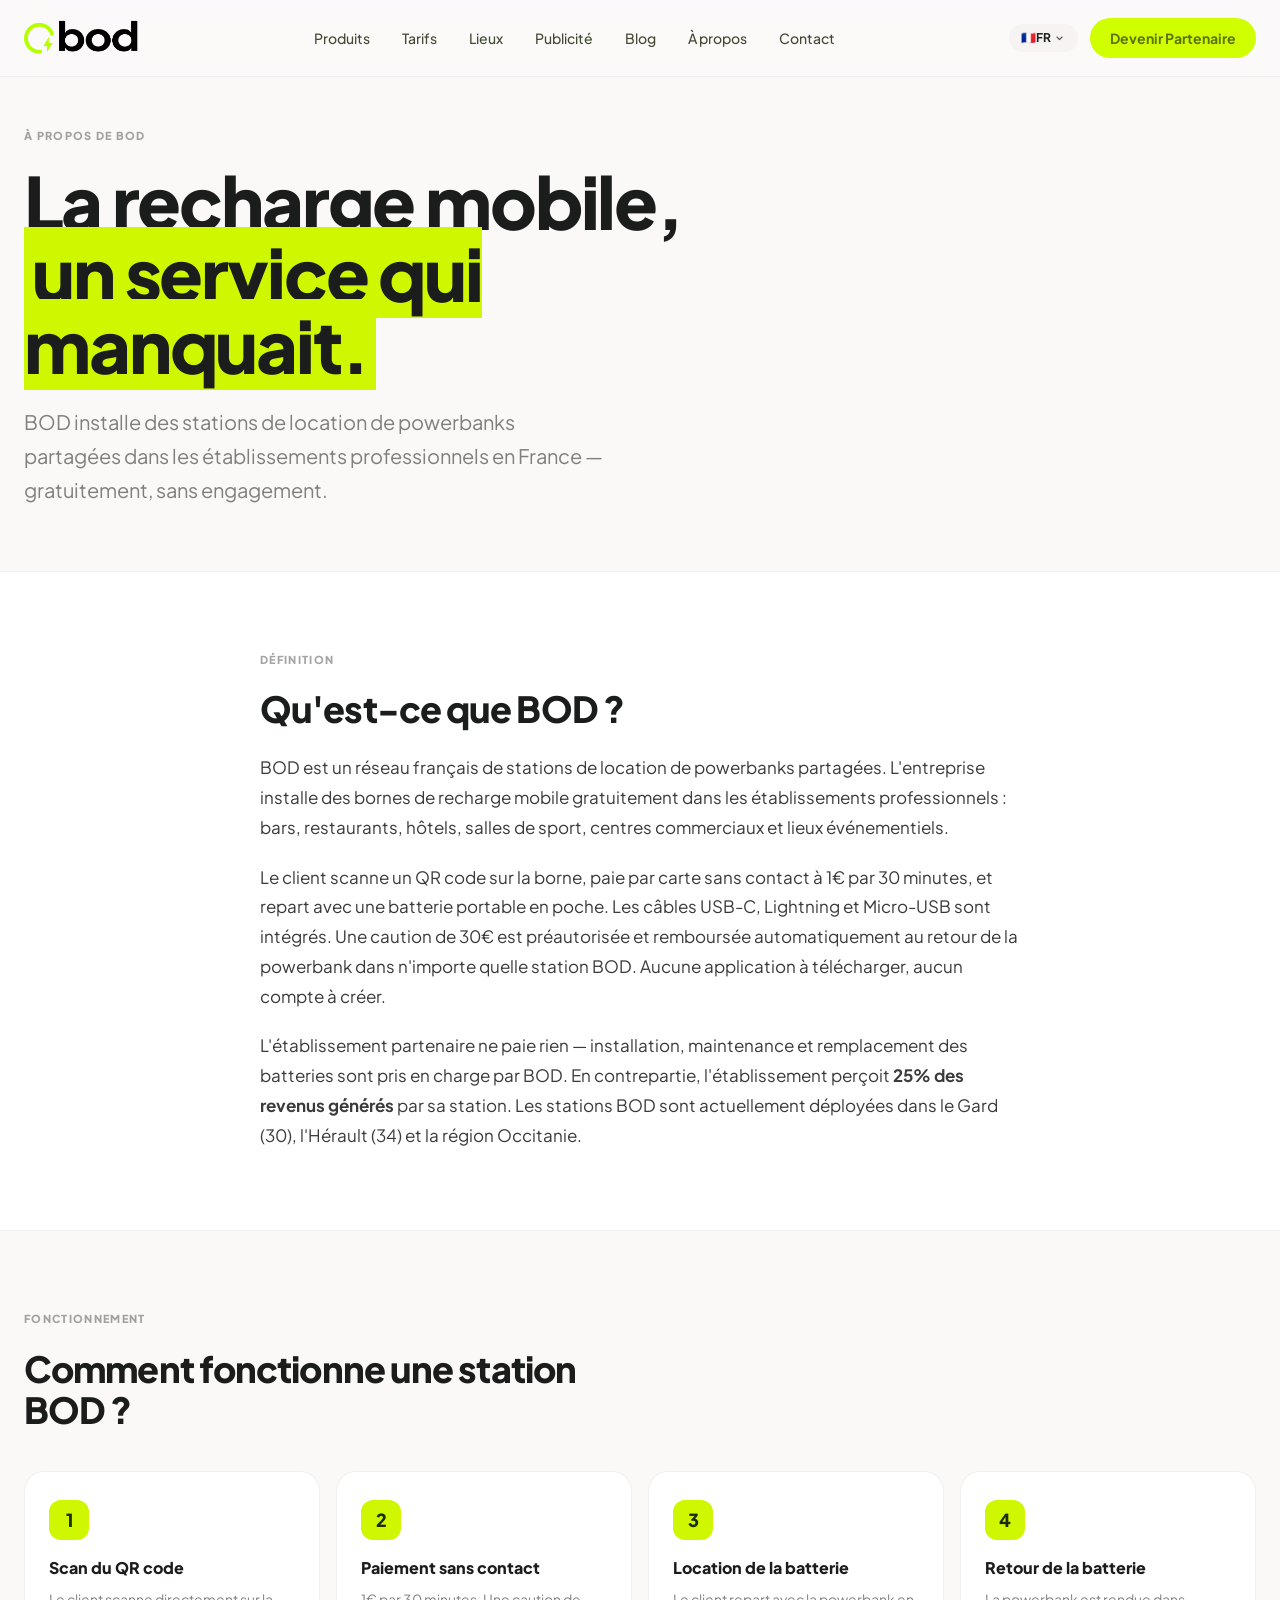
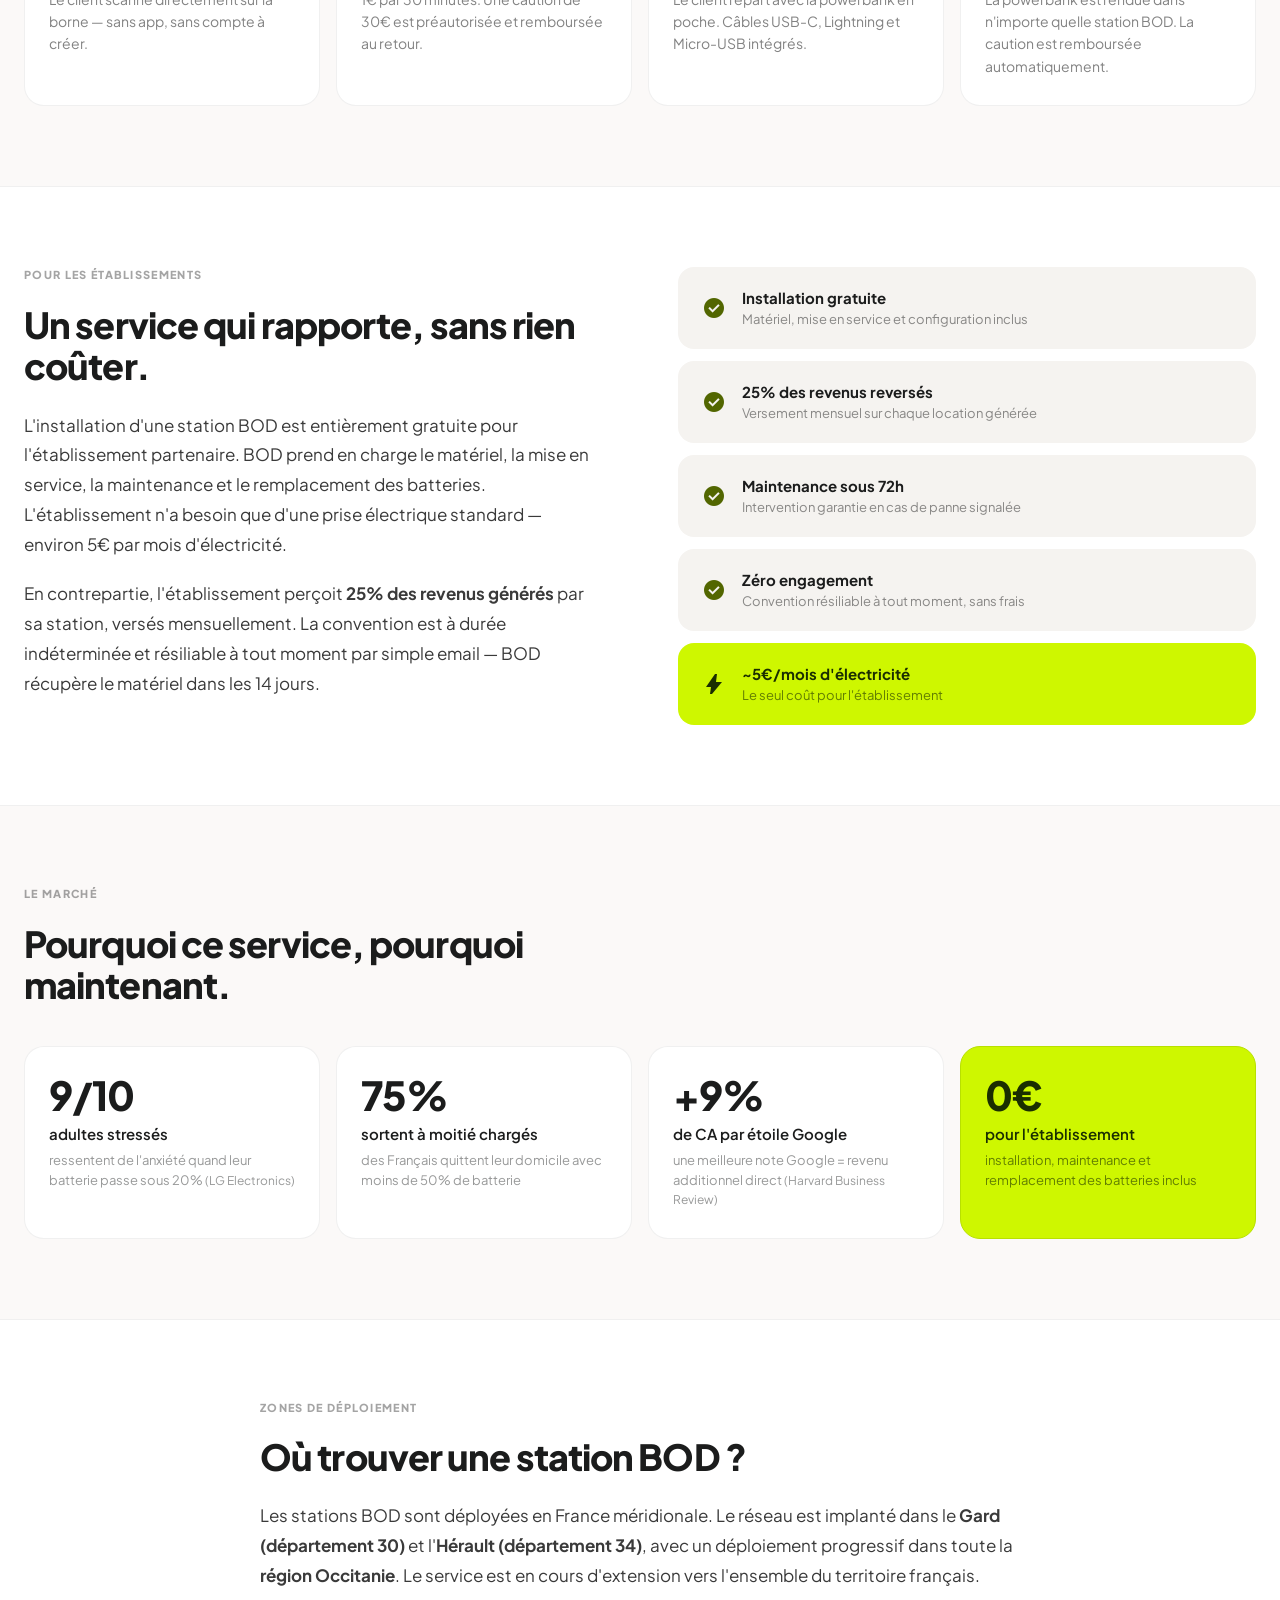
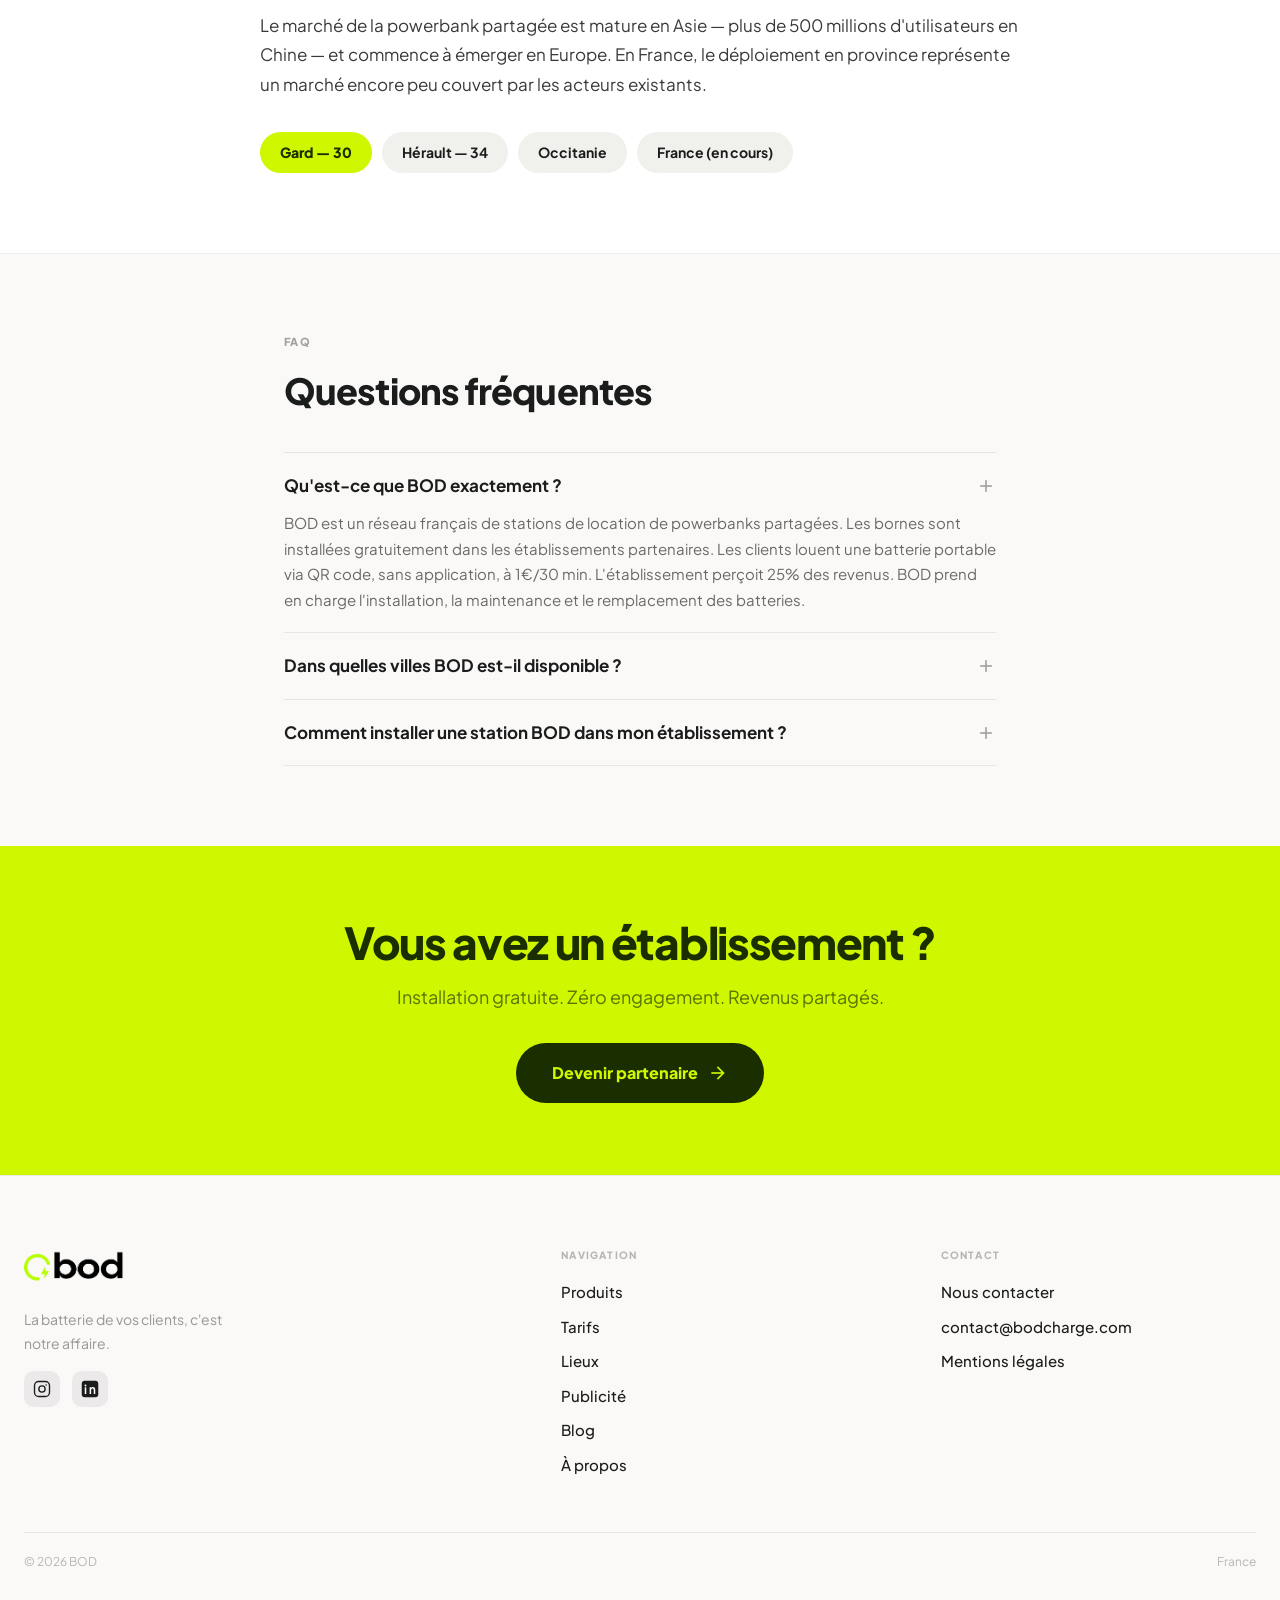
<file: a-propos.html>
<!DOCTYPE html>
<html class="light" lang="fr">
<head>
<meta charset="utf-8"/>
<meta content="width=device-width, initial-scale=1.0" name="viewport"/>
<title>À propos de BOD — Réseau de powerbanks partagées en France</title>
<meta name="description" content="BOD est le premier réseau de stations de location de powerbanks partagées en province française. Fondé par Alexis Astier à Nîmes, BOD installe ses bornes gratuitement dans les bars, restaurants et hôtels."/>
<link rel="canonical" href="https://bodcharge.com/a-propos"/>
<meta name="robots" content="index, follow"/>
<meta name="author" content="Alexis Astier"/>
<meta name="geo.region" content="FR-30"/>
<meta name="geo.placename" content="Nîmes, Gard, France"/>
<link rel="icon" type="image/png" href="/images/favicon.png?v=2"/>
<link rel="shortcut icon" href="/images/favicon.png?v=2"/>
<!-- Open Graph -->
<meta property="og:type" content="website"/>
<meta property="og:url" content="https://bodcharge.com/a-propos"/>
<meta property="og:title" content="À propos de BOD — Réseau de powerbanks partagées en France"/>
<meta property="og:description" content="BOD est le premier réseau de stations de location de powerbanks partagées en province française. Fondé par Alexis Astier à Nîmes."/>
<meta property="og:site_name" content="Bod"/>
<meta name="twitter:card" content="summary_large_image"/>
<meta name="twitter:title" content="À propos de BOD — Réseau de powerbanks partagées en France"/>
<meta name="twitter:description" content="BOD est le premier réseau de stations de location de powerbanks partagées en province française. Fondé par Alexis Astier à Nîmes."/>
<link rel="stylesheet" href="styles.css"/>
<link rel="preconnect" href="https://fonts.googleapis.com">
<link rel="preconnect" href="https://fonts.gstatic.com" crossorigin>
<link href="https://fonts.googleapis.com/css2?family=Plus+Jakarta+Sans:wght@300;400;500;600;700;800;900&family=Material+Symbols+Outlined:wght,FILL@100..700,0..1&display=swap" rel="stylesheet"/>
<script src="lang.js" defer></script>

<!-- JSON-LD : Organization -->
<script type="application/ld+json">
{
  "@context": "https://schema.org",
  "@type": "Organization",
  "name": "BOD",
  "alternateName": "Bod Charge",
  "url": "https://bodcharge.com",
  "logo": {
    "@type": "ImageObject",
    "url": "https://bodcharge.com/images/logo-bod.png",
    "width": 200,
    "height": 60
  },
  "description": "BOD est le premier réseau français de stations de location de powerbanks partagées, déployé en province. BOD installe gratuitement des bornes de recharge mobile dans les bars, restaurants, hôtels, salles de sport et centres commerciaux. Les clients louent une batterie portable via QR code, sans application, à 1€ par 30 minutes. L'établissement partenaire perçoit 25% des revenus. Fondé en 2026 par Alexis Astier à Nîmes, BOD cible en priorité le Gard, l'Hérault et la région Occitanie.",
  "foundingDate": "2026",
  "founder": {
    "@type": "Person",
    "name": "Alexis Astier",
    "jobTitle": "Fondateur & CEO",
    "url": "https://www.linkedin.com/in/alexis-astier",
    "address": {
      "@type": "PostalAddress",
      "addressLocality": "Nîmes",
      "addressRegion": "Gard",
      "addressCountry": "FR"
    }
  },
  "address": {
    "@type": "PostalAddress",
    "streetAddress": "793 A Avenue des Fontaines",
    "addressLocality": "Poulx",
    "postalCode": "30320",
    "addressRegion": "Gard",
    "addressCountry": "FR"
  },
  "email": "contact@bodcharge.com",
  "areaServed": {
    "@type": "Country",
    "name": "France"
  },
  "knowsAbout": [
    "location powerbank",
    "recharge mobile partagée",
    "station de recharge portable",
    "battery anxiety",
    "powerbank sharing",
    "service de recharge pour établissements"
  ],
  "sameAs": [
    "https://www.linkedin.com/company/113140043",
    "https://www.instagram.com/bod.charge"
  ],
  "legalName": "Alexis Astier",
  "vatID": "94399240400013"
}
</script>

<!-- JSON-LD : BreadcrumbList -->
<script type="application/ld+json">
{
  "@context": "https://schema.org",
  "@type": "BreadcrumbList",
  "itemListElement": [
    { "@type": "ListItem", "position": 1, "name": "Accueil", "item": "https://bodcharge.com/" },
    { "@type": "ListItem", "position": 2, "name": "À propos", "item": "https://bodcharge.com/a-propos" }
  ]
}
</script>

<!-- JSON-LD : FAQPage -->
<script type="application/ld+json">
{
  "@context": "https://schema.org",
  "@type": "FAQPage",
  "mainEntity": [
    {
      "@type": "Question",
      "name": "Qu'est-ce que BOD ?",
      "acceptedAnswer": {
        "@type": "Answer",
        "text": "BOD est un réseau français de stations de location de powerbanks partagées. BOD installe des bornes de recharge mobile gratuitement dans les établissements partenaires (bars, restaurants, hôtels, salles de sport). Les clients louent une batterie portable via QR code sans télécharger d'application, à 1€ par 30 minutes. L'établissement perçoit 25% des revenus générés."
      }
    },
    {
      "@type": "Question",
      "name": "Qui a fondé BOD ?",
      "acceptedAnswer": {
        "@type": "Answer",
        "text": "BOD a été fondé en 2026 par Alexis Astier, entrepreneur basé à Nîmes (Gard, région Occitanie). Constatant l'absence de service de recharge partagée en province française alors que le marché est mature en Asie et commence à émerger en Europe, Alexis Astier a lancé BOD pour couvrir ce marché en premier."
      }
    },
    {
      "@type": "Question",
      "name": "Dans quelles villes BOD est-il disponible ?",
      "acceptedAnswer": {
        "@type": "Answer",
        "text": "BOD déploie ses stations en priorité dans le Gard (30) et l'Hérault (34), puis dans toute la région Occitanie. L'objectif est de couvrir la province française avant d'adresser les grandes métropoles. Les lieux partenaires sont listés sur bodcharge.com/lieux."
      }
    },
    {
      "@type": "Question",
      "name": "Quels sont les concurrents de BOD en France ?",
      "acceptedAnswer": {
        "@type": "Answer",
        "text": "Le principal acteur est Naki Power (Belgique), présent en France principalement à Paris. MrCharge est une franchise européenne peu déployée. Brick.tech est actif sur le marché anglophone. BOD se positionne comme le premier opérateur à couvrir systématiquement la province française, un marché aujourd'hui sans acteur établi."
      }
    },
    {
      "@type": "Question",
      "name": "Comment contacter BOD pour installer une station ?",
      "acceptedAnswer": {
        "@type": "Answer",
        "text": "Les établissements intéressés peuvent remplir le formulaire sur bodcharge.com/partenaire ou contacter BOD directement par email à contact@bodcharge.com. L'installation est gratuite, sans engagement, et réalisée en moins de 30 minutes."
      }
    }
  ]
}
</script>

<style>
  .material-symbols-outlined { font-variation-settings: 'FILL' 0, 'wght' 400, 'GRAD' 0, 'opsz' 24; }
  body { font-family: 'Plus Jakarta Sans', sans-serif; background-color: #fbf9f8; }
  .glass-nav { backdrop-filter: blur(20px); -webkit-backdrop-filter: blur(20px); }
  @keyframes fadeUp { from { opacity: 0; transform: translateY(24px); } to { opacity: 1; transform: translateY(0); } }
  .animate-fade-up { animation: fadeUp 0.7s ease forwards; }
  .animate-fade-up-delay-1 { animation: fadeUp 0.7s ease 0.15s forwards; opacity: 0; }
  .animate-fade-up-delay-2 { animation: fadeUp 0.7s ease 0.3s forwards; opacity: 0; }
  .stat-card { background:#fff; border-radius:20px; padding:28px 24px; border:1px solid rgba(0,0,0,0.06); }
  @media (min-width: 768px) { #menu-toggle { display: none !important; } #mobile-menu { display: none !important; } .nav-desktop-cta { display: inline-flex !important; } }
  @media (max-width: 767px) { .nav-desktop-cta { display: none !important; } #menu-toggle { display: flex !important; } }
</style>
</head>
<body class="bg-surface text-on-surface selection:bg-primary-container">

<!-- NAV -->
<header class="fixed top-0 w-full z-50 glass-nav bg-[#fbf9f8]/85 border-b border-black/5">
  <div class="max-w-7xl mx-auto px-6 py-4 flex justify-between items-center">
    <a href="index.html" class="flex items-center">
      <img src="images/logo-bod.png" alt="Bod" style="height:44px;width:auto;"/>
    </a>
    <nav class="hidden md:flex items-center gap-8 font-medium text-sm text-on-surface-variant">
      <a href="produits.html" class="hover:text-on-surface transition-colors">Produits</a>
      <a href="tarifs.html" class="hover:text-on-surface transition-colors">Tarifs</a>
      <a href="lieux.html" class="hover:text-on-surface transition-colors">Lieux</a>
      <a href="publicite.html" class="hover:text-on-surface transition-colors">Publicité</a>
      <a href="blog.html" class="hover:text-on-surface transition-colors">Blog</a>
      <a href="a-propos.html" class="hover:text-on-surface transition-colors">À propos</a>
      <a href="contact.html" class="hover:text-on-surface transition-colors">Contact</a>
    </nav>
    <div class="flex items-center gap-3">
      <button id="lang-btn" class="flex items-center gap-1 px-3 py-1.5 rounded-full bg-surface-container-low text-xs font-bold text-on-surface hover:bg-surface-container transition-colors">
        <span id="lang-flag">🇫🇷</span><span id="lang-label" class="ml-1">FR</span>
        <span class="material-symbols-outlined text-on-surface-variant" style="font-size:13px;line-height:1;margin-left:2px;">expand_more</span>
      </button>
      <a href="partenaire.html" class="nav-desktop-cta hidden md:inline-flex bg-primary-container text-on-primary-container px-5 py-2.5 rounded-full font-bold text-sm hover:opacity-90 active:scale-95 transition-all">
        Devenir Partenaire
      </a>
      <button id="menu-toggle" class="md:hidden p-2 rounded-xl hover:bg-surface-container-low transition-colors" aria-label="Menu">
        <span class="material-symbols-outlined text-on-surface" id="menu-icon">menu</span>
      </button>
    </div>
  </div>
</header>

<!-- Mobile menu -->
<div id="mobile-menu" class="hidden fixed top-[73px] left-0 right-0 md:hidden" style="background:#fbf9f8;box-shadow:0 12px 40px rgba(0,0,0,0.12);z-index:200;border-radius:0 0 20px 20px;border-bottom:1px solid rgba(0,0,0,0.06);">
  <div style="padding:8px 16px 20px;">
    <a href="produits.html" style="display:flex;align-items:center;padding:14px 12px;font-size:16px;font-weight:600;color:#3a3a3a;border-radius:12px;text-decoration:none;margin-bottom:2px;">Produits</a>
    <a href="tarifs.html" style="display:flex;align-items:center;padding:14px 12px;font-size:16px;font-weight:600;color:#3a3a3a;border-radius:12px;text-decoration:none;margin-bottom:2px;">Tarifs</a>
    <a href="lieux.html" style="display:flex;align-items:center;padding:14px 12px;font-size:16px;font-weight:600;color:#3a3a3a;border-radius:12px;text-decoration:none;margin-bottom:2px;">Lieux</a>
    <a href="contact.html" style="display:flex;align-items:center;padding:14px 12px;font-size:16px;font-weight:600;color:#3a3a3a;border-radius:12px;text-decoration:none;margin-bottom:2px;">Contact</a>
    <a href="publicite.html" style="display:flex;align-items:center;padding:14px 12px;font-size:16px;font-weight:600;color:#3a3a3a;border-radius:12px;text-decoration:none;margin-bottom:2px;">Publicité</a>
    <a href="blog.html" style="display:flex;align-items:center;padding:14px 12px;font-size:16px;font-weight:600;color:#3a3a3a;border-radius:12px;text-decoration:none;margin-bottom:2px;">Blog</a>
    <a href="a-propos.html" style="display:flex;align-items:center;padding:14px 12px;font-size:16px;font-weight:600;color:#3a3a3a;border-radius:12px;text-decoration:none;margin-bottom:12px;">À propos</a>
    <a href="partenaire.html" style="display:flex;align-items:center;justify-content:center;padding:15px;background:#cef700;color:#1a2e00;border-radius:100px;font-size:15px;font-weight:700;text-decoration:none;">Devenir Partenaire</a>
  </div>
</div>

<main>

  <!-- HERO -->
  <section style="max-width:1280px;margin:0 auto;padding:clamp(100px,22vw,128px) 24px 64px;">
    <div style="max-width:760px;">
      <div class="animate-fade-up" style="font-size:.6875rem;font-weight:900;text-transform:uppercase;letter-spacing:.12em;color:rgba(27,28,28,0.4);margin-bottom:20px;">À propos de BOD</div>
      <h1 class="animate-fade-up-delay-1" style="font-size:clamp(2.5rem,6vw,4.5rem);font-weight:900;letter-spacing:-.03em;line-height:1;color:#1b1c1c;margin-bottom:24px;">
        La recharge mobile,<br><span style="background:#cef700;padding:0 8px;">un service qui manquait.</span>
      </h1>
      <p class="animate-fade-up-delay-2" style="font-size:1.25rem;line-height:1.7;color:rgba(27,28,28,0.55);max-width:580px;">
        BOD installe des stations de location de powerbanks partagées dans les établissements professionnels en France — gratuitement, sans engagement.
      </p>
    </div>
  </section>

  <!-- QU'EST-CE QUE BOD — bloc définition optimisé GEO -->
  <section style="background:#fff;border-top:1px solid rgba(0,0,0,0.06);border-bottom:1px solid rgba(0,0,0,0.06);padding:clamp(48px,8vw,80px) 24px;">
    <div style="max-width:760px;margin:0 auto;">
      <div style="font-size:.6875rem;font-weight:900;text-transform:uppercase;letter-spacing:.12em;color:rgba(27,28,28,0.4);margin-bottom:20px;">Définition</div>
      <h2 style="font-size:clamp(1.5rem,3.5vw,2.25rem);font-weight:900;letter-spacing:-.025em;color:#1b1c1c;margin-bottom:24px;line-height:1.15;">Qu'est-ce que BOD ?</h2>
      <p style="font-size:1.0625rem;line-height:1.75;color:#3a3a3a;margin-bottom:20px;">
        BOD est un réseau français de stations de location de powerbanks partagées. L'entreprise installe des bornes de recharge mobile gratuitement dans les établissements professionnels : bars, restaurants, hôtels, salles de sport, centres commerciaux et lieux événementiels.
      </p>
      <p style="font-size:1.0625rem;line-height:1.75;color:#3a3a3a;margin-bottom:20px;">
        Le client scanne un QR code sur la borne, paie par carte sans contact à 1€ par 30 minutes, et repart avec une batterie portable en poche. Les câbles USB-C, Lightning et Micro-USB sont intégrés. Une caution de 30€ est préautorisée et remboursée automatiquement au retour de la powerbank dans n'importe quelle station BOD. Aucune application à télécharger, aucun compte à créer.
      </p>
      <p style="font-size:1.0625rem;line-height:1.75;color:#3a3a3a;">
        L'établissement partenaire ne paie rien — installation, maintenance et remplacement des batteries sont pris en charge par BOD. En contrepartie, l'établissement perçoit <strong>25% des revenus générés</strong> par sa station. Les stations BOD sont actuellement déployées dans le Gard (30), l'Hérault (34) et la région Occitanie.
      </p>
    </div>
  </section>

  <!-- COMMENT ÇA MARCHE -->
  <section style="max-width:1280px;margin:0 auto;padding:clamp(48px,8vw,80px) 24px;">
    <div style="font-size:.6875rem;font-weight:900;text-transform:uppercase;letter-spacing:.12em;color:rgba(27,28,28,0.4);margin-bottom:20px;">Fonctionnement</div>
    <h2 style="font-size:clamp(1.5rem,3.5vw,2.25rem);font-weight:900;letter-spacing:-.025em;color:#1b1c1c;margin-bottom:40px;line-height:1.15;max-width:560px;">Comment fonctionne une station BOD ?</h2>
    <div style="display:grid;grid-template-columns:repeat(auto-fit,minmax(200px,1fr));gap:16px;">
      <div style="background:#fff;border-radius:20px;padding:28px 24px;border:1px solid rgba(0,0,0,0.06);">
        <div style="width:40px;height:40px;background:#cef700;border-radius:12px;display:flex;align-items:center;justify-content:center;font-size:1.125rem;font-weight:900;color:#1a2e00;margin-bottom:16px;">1</div>
        <h3 style="font-size:1rem;font-weight:800;color:#1b1c1c;margin-bottom:8px;">Scan du QR code</h3>
        <p style="font-size:.875rem;line-height:1.6;color:rgba(27,28,28,0.55);margin:0;">Le client scanne directement sur la borne — sans app, sans compte à créer.</p>
      </div>
      <div style="background:#fff;border-radius:20px;padding:28px 24px;border:1px solid rgba(0,0,0,0.06);">
        <div style="width:40px;height:40px;background:#cef700;border-radius:12px;display:flex;align-items:center;justify-content:center;font-size:1.125rem;font-weight:900;color:#1a2e00;margin-bottom:16px;">2</div>
        <h3 style="font-size:1rem;font-weight:800;color:#1b1c1c;margin-bottom:8px;">Paiement sans contact</h3>
        <p style="font-size:.875rem;line-height:1.6;color:rgba(27,28,28,0.55);margin:0;">1€ par 30 minutes. Une caution de 30€ est préautorisée et remboursée au retour.</p>
      </div>
      <div style="background:#fff;border-radius:20px;padding:28px 24px;border:1px solid rgba(0,0,0,0.06);">
        <div style="width:40px;height:40px;background:#cef700;border-radius:12px;display:flex;align-items:center;justify-content:center;font-size:1.125rem;font-weight:900;color:#1a2e00;margin-bottom:16px;">3</div>
        <h3 style="font-size:1rem;font-weight:800;color:#1b1c1c;margin-bottom:8px;">Location de la batterie</h3>
        <p style="font-size:.875rem;line-height:1.6;color:rgba(27,28,28,0.55);margin:0;">Le client repart avec la powerbank en poche. Câbles USB-C, Lightning et Micro-USB intégrés.</p>
      </div>
      <div style="background:#fff;border-radius:20px;padding:28px 24px;border:1px solid rgba(0,0,0,0.06);">
        <div style="width:40px;height:40px;background:#cef700;border-radius:12px;display:flex;align-items:center;justify-content:center;font-size:1.125rem;font-weight:900;color:#1a2e00;margin-bottom:16px;">4</div>
        <h3 style="font-size:1rem;font-weight:800;color:#1b1c1c;margin-bottom:8px;">Retour de la batterie</h3>
        <p style="font-size:.875rem;line-height:1.6;color:rgba(27,28,28,0.55);margin:0;">La powerbank est rendue dans n'importe quelle station BOD. La caution est remboursée automatiquement.</p>
      </div>
    </div>
  </section>

  <!-- MODÈLE ÉCONOMIQUE ÉTABLISSEMENTS -->
  <section style="background:#fff;border-top:1px solid rgba(0,0,0,0.06);border-bottom:1px solid rgba(0,0,0,0.06);padding:clamp(48px,8vw,80px) 24px;">
    <div style="max-width:1280px;margin:0 auto;display:grid;grid-template-columns:1fr 1fr;gap:clamp(32px,6vw,80px);align-items:start;">
      <div>
        <div style="font-size:.6875rem;font-weight:900;text-transform:uppercase;letter-spacing:.12em;color:rgba(27,28,28,0.4);margin-bottom:20px;">Pour les établissements</div>
        <h2 style="font-size:clamp(1.5rem,3.5vw,2.25rem);font-weight:900;letter-spacing:-.025em;color:#1b1c1c;margin-bottom:24px;line-height:1.15;">Un service qui rapporte, sans rien coûter.</h2>
        <p style="font-size:1.0625rem;line-height:1.75;color:#3a3a3a;margin-bottom:20px;">
          L'installation d'une station BOD est entièrement gratuite pour l'établissement partenaire. BOD prend en charge le matériel, la mise en service, la maintenance et le remplacement des batteries. L'établissement n'a besoin que d'une prise électrique standard — environ 5€ par mois d'électricité.
        </p>
        <p style="font-size:1.0625rem;line-height:1.75;color:#3a3a3a;">
          En contrepartie, l'établissement perçoit <strong>25% des revenus générés</strong> par sa station, versés mensuellement. La convention est à durée indéterminée et résiliable à tout moment par simple email — BOD récupère le matériel dans les 14 jours.
        </p>
      </div>
      <div style="display:flex;flex-direction:column;gap:12px;">
        <div style="display:flex;align-items:center;gap:16px;background:#f5f3f0;border-radius:16px;padding:20px 24px;">
          <span class="material-symbols-outlined" style="font-size:24px;color:#526600;flex-shrink:0;font-variation-settings:'FILL' 1;">check_circle</span>
          <div>
            <div style="font-weight:700;font-size:.9375rem;color:#1b1c1c;">Installation gratuite</div>
            <div style="font-size:.8125rem;color:rgba(27,28,28,0.5);">Matériel, mise en service et configuration inclus</div>
          </div>
        </div>
        <div style="display:flex;align-items:center;gap:16px;background:#f5f3f0;border-radius:16px;padding:20px 24px;">
          <span class="material-symbols-outlined" style="font-size:24px;color:#526600;flex-shrink:0;font-variation-settings:'FILL' 1;">check_circle</span>
          <div>
            <div style="font-weight:700;font-size:.9375rem;color:#1b1c1c;">25% des revenus reversés</div>
            <div style="font-size:.8125rem;color:rgba(27,28,28,0.5);">Versement mensuel sur chaque location générée</div>
          </div>
        </div>
        <div style="display:flex;align-items:center;gap:16px;background:#f5f3f0;border-radius:16px;padding:20px 24px;">
          <span class="material-symbols-outlined" style="font-size:24px;color:#526600;flex-shrink:0;font-variation-settings:'FILL' 1;">check_circle</span>
          <div>
            <div style="font-weight:700;font-size:.9375rem;color:#1b1c1c;">Maintenance sous 72h</div>
            <div style="font-size:.8125rem;color:rgba(27,28,28,0.5);">Intervention garantie en cas de panne signalée</div>
          </div>
        </div>
        <div style="display:flex;align-items:center;gap:16px;background:#f5f3f0;border-radius:16px;padding:20px 24px;">
          <span class="material-symbols-outlined" style="font-size:24px;color:#526600;flex-shrink:0;font-variation-settings:'FILL' 1;">check_circle</span>
          <div>
            <div style="font-weight:700;font-size:.9375rem;color:#1b1c1c;">Zéro engagement</div>
            <div style="font-size:.8125rem;color:rgba(27,28,28,0.5);">Convention résiliable à tout moment, sans frais</div>
          </div>
        </div>
        <div style="display:flex;align-items:center;gap:16px;background:#cef700;border-radius:16px;padding:20px 24px;">
          <span class="material-symbols-outlined" style="font-size:24px;color:#1a2e00;flex-shrink:0;font-variation-settings:'FILL' 1;">bolt</span>
          <div>
            <div style="font-weight:700;font-size:.9375rem;color:#1a2e00;">~5€/mois d'électricité</div>
            <div style="font-size:.8125rem;color:rgba(26,46,0,0.6);">Le seul coût pour l'établissement</div>
          </div>
        </div>
      </div>
    </div>
  </section>

  <!-- CHIFFRES CLÉS -->
  <section style="max-width:1280px;margin:0 auto;padding:clamp(48px,8vw,80px) 24px;">
    <div style="font-size:.6875rem;font-weight:900;text-transform:uppercase;letter-spacing:.12em;color:rgba(27,28,28,0.4);margin-bottom:20px;">Le marché</div>
    <h2 style="font-size:clamp(1.5rem,3.5vw,2.25rem);font-weight:900;letter-spacing:-.025em;color:#1b1c1c;margin-bottom:40px;line-height:1.15;max-width:560px;">Pourquoi ce service, pourquoi maintenant.</h2>
    <div style="display:grid;grid-template-columns:repeat(auto-fit,minmax(220px,1fr));gap:16px;">
      <div class="stat-card">
        <div style="font-size:2.5rem;font-weight:900;color:#1b1c1c;letter-spacing:-.03em;line-height:1;margin-bottom:8px;">9/10</div>
        <div style="font-size:.9375rem;font-weight:600;color:#1b1c1c;margin-bottom:6px;">adultes stressés</div>
        <div style="font-size:.8125rem;color:rgba(27,28,28,0.45);line-height:1.5;">ressentent de l'anxiété quand leur batterie passe sous 20% <span style="font-size:.75rem;">(LG Electronics)</span></div>
      </div>
      <div class="stat-card">
        <div style="font-size:2.5rem;font-weight:900;color:#1b1c1c;letter-spacing:-.03em;line-height:1;margin-bottom:8px;">75%</div>
        <div style="font-size:.9375rem;font-weight:600;color:#1b1c1c;margin-bottom:6px;">sortent à moitié chargés</div>
        <div style="font-size:.8125rem;color:rgba(27,28,28,0.45);line-height:1.5;">des Français quittent leur domicile avec moins de 50% de batterie</div>
      </div>
      <div class="stat-card">
        <div style="font-size:2.5rem;font-weight:900;color:#1b1c1c;letter-spacing:-.03em;line-height:1;margin-bottom:8px;">+9%</div>
        <div style="font-size:.9375rem;font-weight:600;color:#1b1c1c;margin-bottom:6px;">de CA par étoile Google</div>
        <div style="font-size:.8125rem;color:rgba(27,28,28,0.45);line-height:1.5;">une meilleure note Google = revenu additionnel direct <span style="font-size:.75rem;">(Harvard Business Review)</span></div>
      </div>
      <div class="stat-card" style="background:#cef700;border-color:#b8e000;">
        <div style="font-size:2.5rem;font-weight:900;color:#1a2e00;letter-spacing:-.03em;line-height:1;margin-bottom:8px;">0€</div>
        <div style="font-size:.9375rem;font-weight:600;color:#1a2e00;margin-bottom:6px;">pour l'établissement</div>
        <div style="font-size:.8125rem;color:rgba(26,46,0,0.6);line-height:1.5;">installation, maintenance et remplacement des batteries inclus</div>
      </div>
    </div>
  </section>

  <!-- ZONES DE DÉPLOIEMENT -->
  <section style="background:#fff;border-top:1px solid rgba(0,0,0,0.06);border-bottom:1px solid rgba(0,0,0,0.06);padding:clamp(48px,8vw,80px) 24px;">
    <div style="max-width:760px;margin:0 auto;">
      <div style="font-size:.6875rem;font-weight:900;text-transform:uppercase;letter-spacing:.12em;color:rgba(27,28,28,0.4);margin-bottom:20px;">Zones de déploiement</div>
      <h2 style="font-size:clamp(1.5rem,3.5vw,2.25rem);font-weight:900;letter-spacing:-.025em;color:#1b1c1c;margin-bottom:24px;line-height:1.15;">Où trouver une station BOD ?</h2>
      <p style="font-size:1.0625rem;line-height:1.75;color:#3a3a3a;margin-bottom:20px;">
        Les stations BOD sont déployées en France méridionale. Le réseau est implanté dans le <strong>Gard (département 30)</strong> et l'<strong>Hérault (département 34)</strong>, avec un déploiement progressif dans toute la <strong>région Occitanie</strong>. Le service est en cours d'extension vers l'ensemble du territoire français.
      </p>
      <p style="font-size:1.0625rem;line-height:1.75;color:#3a3a3a;margin-bottom:32px;">
        Le marché de la powerbank partagée est mature en Asie — plus de 500 millions d'utilisateurs en Chine — et commence à émerger en Europe. En France, le déploiement en province représente un marché encore peu couvert par les acteurs existants.
      </p>
      <div style="display:flex;flex-wrap:wrap;gap:10px;">
        <div style="background:#cef700;color:#1a2e00;padding:10px 20px;border-radius:100px;font-size:.875rem;font-weight:800;">Gard — 30</div>
        <div style="background:#f0f0ec;color:#1b1c1c;padding:10px 20px;border-radius:100px;font-size:.875rem;font-weight:700;">Hérault — 34</div>
        <div style="background:#f0f0ec;color:#1b1c1c;padding:10px 20px;border-radius:100px;font-size:.875rem;font-weight:700;">Occitanie</div>
        <div style="background:#f0f0ec;color:#1b1c1c;padding:10px 20px;border-radius:100px;font-size:.875rem;font-weight:700;">France (en cours)</div>
      </div>
    </div>
  </section>

  <!-- FAQ -->
  <section style="max-width:760px;margin:0 auto;padding:clamp(48px,8vw,80px) 24px;">
    <div style="font-size:.6875rem;font-weight:900;text-transform:uppercase;letter-spacing:.12em;color:rgba(27,28,28,0.4);margin-bottom:20px;">FAQ</div>
    <h2 style="font-size:clamp(1.5rem,3.5vw,2.25rem);font-weight:900;letter-spacing:-.025em;color:#1b1c1c;margin-bottom:40px;line-height:1.15;">Questions fréquentes</h2>

    <div style="display:flex;flex-direction:column;gap:0;">

      <details style="border-top:1px solid rgba(0,0,0,0.08);padding:20px 0;" open>
        <summary style="font-size:1.0625rem;font-weight:700;color:#1b1c1c;cursor:pointer;list-style:none;display:flex;justify-content:space-between;align-items:center;gap:16px;">
          Qu'est-ce que BOD exactement ?
          <span class="material-symbols-outlined" style="font-size:20px;color:rgba(27,28,28,0.4);flex-shrink:0;">add</span>
        </summary>
        <p style="font-size:.9375rem;line-height:1.7;color:rgba(27,28,28,0.65);margin-top:12px;margin-bottom:0;">BOD est un réseau français de stations de location de powerbanks partagées. Les bornes sont installées gratuitement dans les établissements partenaires. Les clients louent une batterie portable via QR code, sans application, à 1€/30 min. L'établissement perçoit 25% des revenus. BOD prend en charge l'installation, la maintenance et le remplacement des batteries.</p>
      </details>

      <details style="border-top:1px solid rgba(0,0,0,0.08);padding:20px 0;">
        <summary style="font-size:1.0625rem;font-weight:700;color:#1b1c1c;cursor:pointer;list-style:none;display:flex;justify-content:space-between;align-items:center;gap:16px;">
          Dans quelles villes BOD est-il disponible ?
          <span class="material-symbols-outlined" style="font-size:20px;color:rgba(27,28,28,0.4);flex-shrink:0;">add</span>
        </summary>
        <p style="font-size:.9375rem;line-height:1.7;color:rgba(27,28,28,0.65);margin-top:12px;margin-bottom:0;">BOD est actif dans le Gard (30) et l'Hérault (34), avec un déploiement en cours dans toute la région Occitanie. La carte des lieux partenaires est disponible sur <a href="lieux.html" style="color:#526600;font-weight:600;">bodcharge.com/lieux</a>.</p>
      </details>

      <details style="border-top:1px solid rgba(0,0,0,0.08);border-bottom:1px solid rgba(0,0,0,0.08);padding:20px 0;">
        <summary style="font-size:1.0625rem;font-weight:700;color:#1b1c1c;cursor:pointer;list-style:none;display:flex;justify-content:space-between;align-items:center;gap:16px;">
          Comment installer une station BOD dans mon établissement ?
          <span class="material-symbols-outlined" style="font-size:20px;color:rgba(27,28,28,0.4);flex-shrink:0;">add</span>
        </summary>
        <p style="font-size:.9375rem;line-height:1.7;color:rgba(27,28,28,0.65);margin-top:12px;margin-bottom:0;">Remplissez le formulaire sur <a href="partenaire.html" style="color:#526600;font-weight:600;">bodcharge.com/partenaire</a> ou écrivez à contact@bodcharge.com. L'installation est gratuite, sans engagement, et réalisée en moins de 30 minutes. Aucun travaux requis — une prise électrique standard suffit.</p>
      </details>

    </div>
  </section>

  <!-- CTA -->
  <section style="background:#cef700;padding:clamp(48px,8vw,72px) 24px;text-align:center;">
    <div style="max-width:600px;margin:0 auto;">
      <h2 style="font-size:clamp(1.75rem,4vw,2.75rem);font-weight:900;letter-spacing:-.03em;color:#1a2e00;margin-bottom:16px;line-height:1.1;">Vous avez un établissement ?</h2>
      <p style="font-size:1.125rem;color:rgba(26,46,0,0.65);margin-bottom:32px;line-height:1.6;">Installation gratuite. Zéro engagement. Revenus partagés.</p>
      <a href="partenaire.html" style="display:inline-flex;align-items:center;gap:10px;background:#1a2e00;color:#cef700;padding:18px 36px;border-radius:100px;font-size:1rem;font-weight:800;text-decoration:none;">
        Devenir partenaire
        <span class="material-symbols-outlined" style="font-size:20px;">arrow_forward</span>
      </a>
    </div>
  </section>

</main>

<!-- FOOTER -->
<footer style="background:#fbf9f8;border-top:1px solid rgba(27,28,28,0.08);padding:clamp(48px,7vw,72px) 24px 32px;">
  <div style="max-width:1280px;margin:0 auto;">
    <div style="display:grid;grid-template-columns:1.5fr 1fr 1fr;gap:clamp(24px,5vw,64px);margin-bottom:clamp(32px,5vw,56px);">
      <div>
        <a href="index.html" style="display:inline-block;margin-bottom:16px;">
          <img src="/images/logo-bod.png" alt="Bod" style="height:38px;width:auto;"/>
        </a>
        <p style="font-size:.875rem;color:rgba(27,28,28,0.45);max-width:220px;line-height:1.65;margin:0;">La batterie de vos clients, c'est notre affaire.</p>
        <div style="display:flex;gap:12px;margin-top:16px;">
          <a href="https://www.instagram.com/bod.charge/" target="_blank" rel="noopener" style="display:flex;align-items:center;justify-content:center;width:36px;height:36px;border-radius:10px;background:rgba(27,28,28,0.07);transition:background .15s;" onmouseover="this.style.background='rgba(27,28,28,0.14)'" onmouseout="this.style.background='rgba(27,28,28,0.07)'">
            <svg width="18" height="18" viewBox="0 0 24 24" fill="none"><rect x="2" y="2" width="20" height="20" rx="5.5" stroke="#1b1c1c" stroke-width="1.8"/><circle cx="12" cy="12" r="4.2" stroke="#1b1c1c" stroke-width="1.8"/><circle cx="17.5" cy="6.5" r="1" fill="#1b1c1c"/></svg>
          </a>
          <a href="https://www.linkedin.com/company/bodcharge/" target="_blank" rel="noopener" style="display:flex;align-items:center;justify-content:center;width:36px;height:36px;border-radius:10px;background:rgba(27,28,28,0.07);transition:background .15s;" onmouseover="this.style.background='rgba(27,28,28,0.14)'" onmouseout="this.style.background='rgba(27,28,28,0.07)'">
            <svg width="18" height="18" viewBox="0 0 24 24" fill="#1b1c1c"><rect x="1" y="1" width="22" height="22" rx="4" fill="#1b1c1c"/><path d="M7 9.5H5v9h2v-9ZM6 8.5a1.25 1.25 0 1 0 0-2.5 1.25 1.25 0 0 0 0 2.5ZM19 13.2c0-2.5-1.1-4-3.2-4-1.1 0-2 .6-2.3 1.5V9.5h-2v9h2v-5c0-1.3.6-2.2 1.8-2.2 1.1 0 1.7.8 1.7 2.2v5H19v-5.3Z" fill="white"/></svg>
          </a>
        </div>
      </div>
      <div>
        <div style="font-size:.625rem;font-weight:900;letter-spacing:.12em;text-transform:uppercase;color:rgba(27,28,28,0.3);margin-bottom:18px;">Navigation</div>
        <div style="display:flex;flex-direction:column;gap:12px;">
          <a href="produits.html" style="font-size:.9375rem;font-weight:500;color:#1b1c1c;text-decoration:none;transition:opacity .15s;" onmouseover="this.style.opacity='.4'" onmouseout="this.style.opacity='1'">Produits</a>
          <a href="tarifs.html" style="font-size:.9375rem;font-weight:500;color:#1b1c1c;text-decoration:none;transition:opacity .15s;" onmouseover="this.style.opacity='.4'" onmouseout="this.style.opacity='1'">Tarifs</a>
          <a href="lieux.html" style="font-size:.9375rem;font-weight:500;color:#1b1c1c;text-decoration:none;transition:opacity .15s;" onmouseover="this.style.opacity='.4'" onmouseout="this.style.opacity='1'">Lieux</a>
          <a href="publicite.html" style="font-size:.9375rem;font-weight:500;color:#1b1c1c;text-decoration:none;transition:opacity .15s;" onmouseover="this.style.opacity='.4'" onmouseout="this.style.opacity='1'">Publicité</a>
          <a href="blog.html" style="font-size:.9375rem;font-weight:500;color:#1b1c1c;text-decoration:none;transition:opacity .15s;" onmouseover="this.style.opacity='.4'" onmouseout="this.style.opacity='1'">Blog</a>
          <a href="a-propos.html" style="font-size:.9375rem;font-weight:500;color:#1b1c1c;text-decoration:none;transition:opacity .15s;" onmouseover="this.style.opacity='.4'" onmouseout="this.style.opacity='1'">À propos</a>
        </div>
      </div>
      <div>
        <div style="font-size:.625rem;font-weight:900;letter-spacing:.12em;text-transform:uppercase;color:rgba(27,28,28,0.3);margin-bottom:18px;">Contact</div>
        <div style="display:flex;flex-direction:column;gap:12px;">
          <a href="contact.html" style="font-size:.9375rem;font-weight:500;color:#1b1c1c;text-decoration:none;transition:opacity .15s;" onmouseover="this.style.opacity='.4'" onmouseout="this.style.opacity='1'">Nous contacter</a>
          <a href="mailto:contact@bodcharge.com" style="font-size:.9375rem;font-weight:500;color:#1b1c1c;text-decoration:none;transition:opacity .15s;" onmouseover="this.style.opacity='.4'" onmouseout="this.style.opacity='1'">contact@bodcharge.com</a>
          <a href="mentions-legales.html" style="font-size:.9375rem;font-weight:500;color:#1b1c1c;text-decoration:none;transition:opacity .15s;" onmouseover="this.style.opacity='.4'" onmouseout="this.style.opacity='1'">Mentions légales</a>
        </div>
      </div>
    </div>
    <div style="border-top:1px solid rgba(27,28,28,0.08);padding-top:20px;display:flex;justify-content:space-between;align-items:center;flex-wrap:wrap;gap:8px;">
      <p style="font-size:.75rem;color:rgba(27,28,28,0.3);margin:0;">© 2026 BOD</p>
      <p style="font-size:.75rem;color:rgba(27,28,28,0.3);margin:0;">France</p>
    </div>
  </div>
</footer>

<script>
  const toggle = document.getElementById('menu-toggle');
  const menu = document.getElementById('mobile-menu');
  const icon = document.getElementById('menu-icon');
  if (toggle) {
    toggle.addEventListener('click', () => {
      menu.classList.toggle('hidden');
      icon.textContent = menu.classList.contains('hidden') ? 'menu' : 'close';
    });
  }
</script>

</body>
</html>
</file>
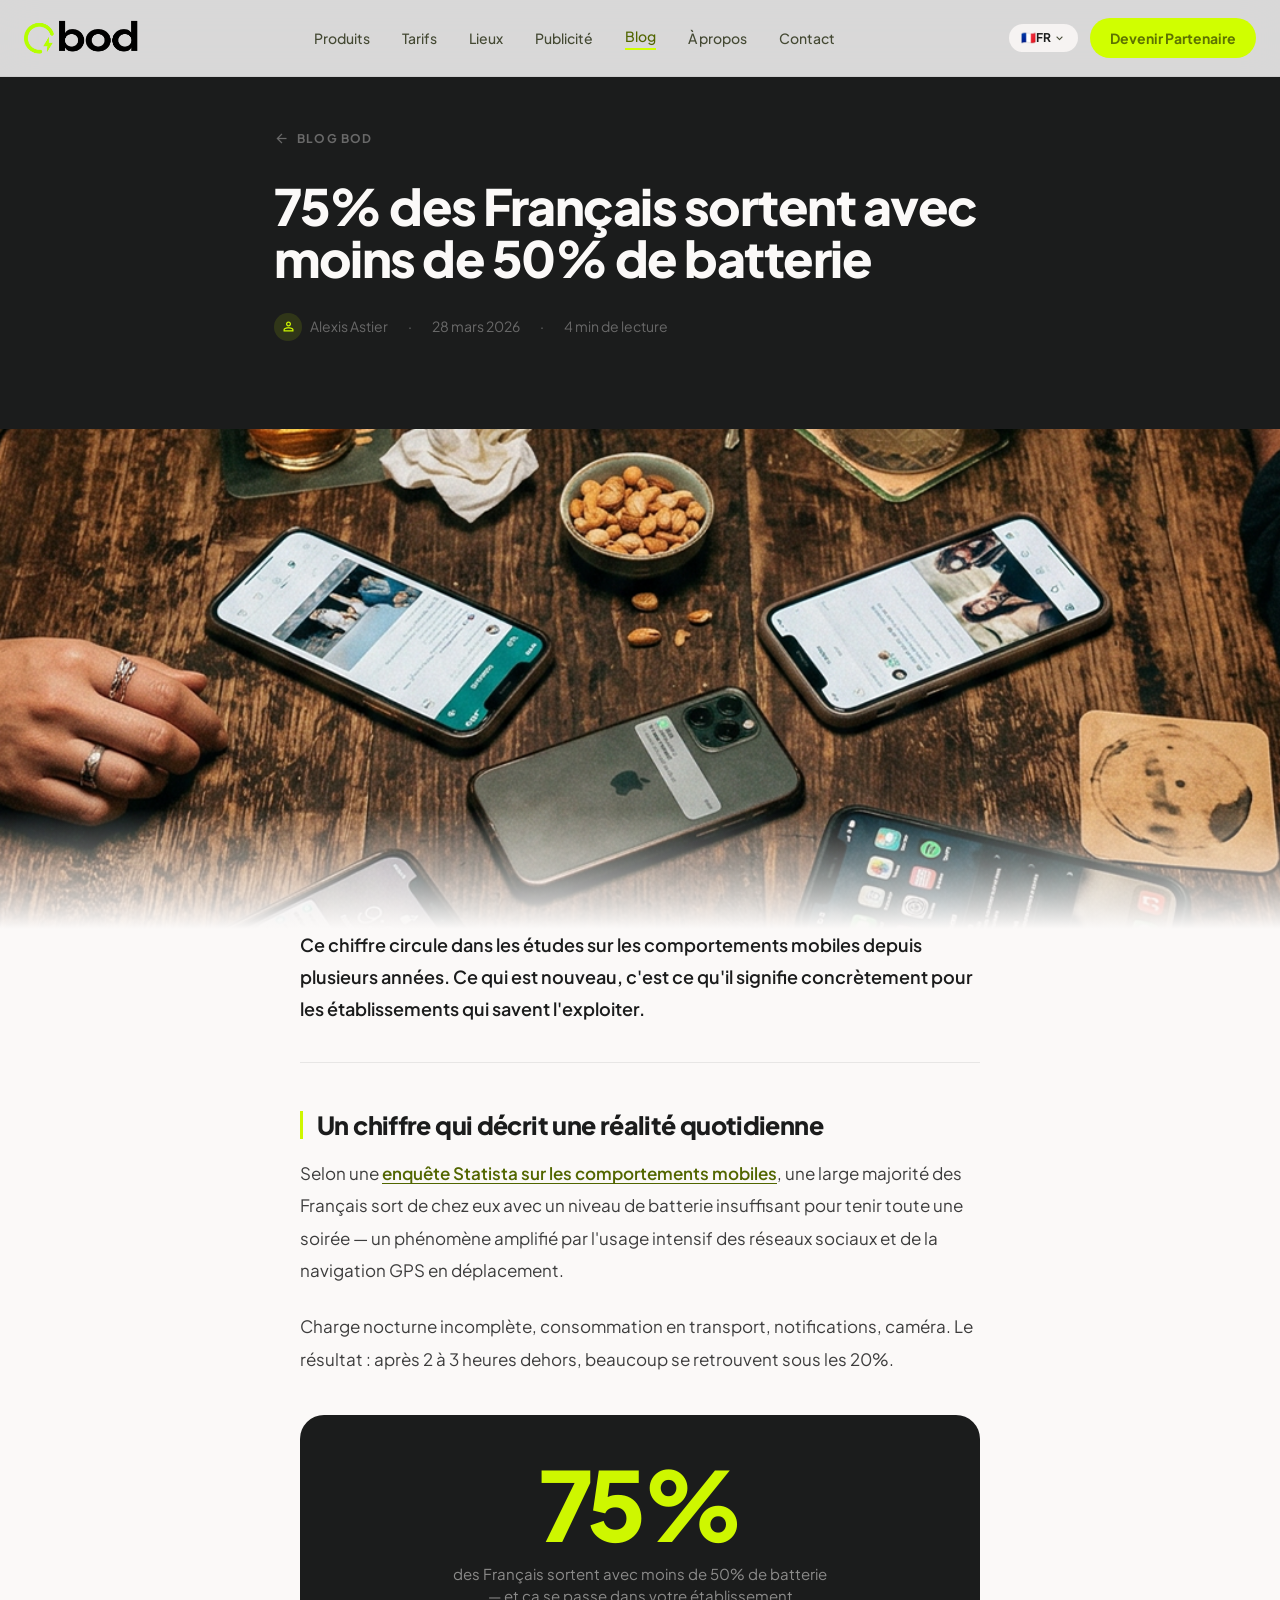
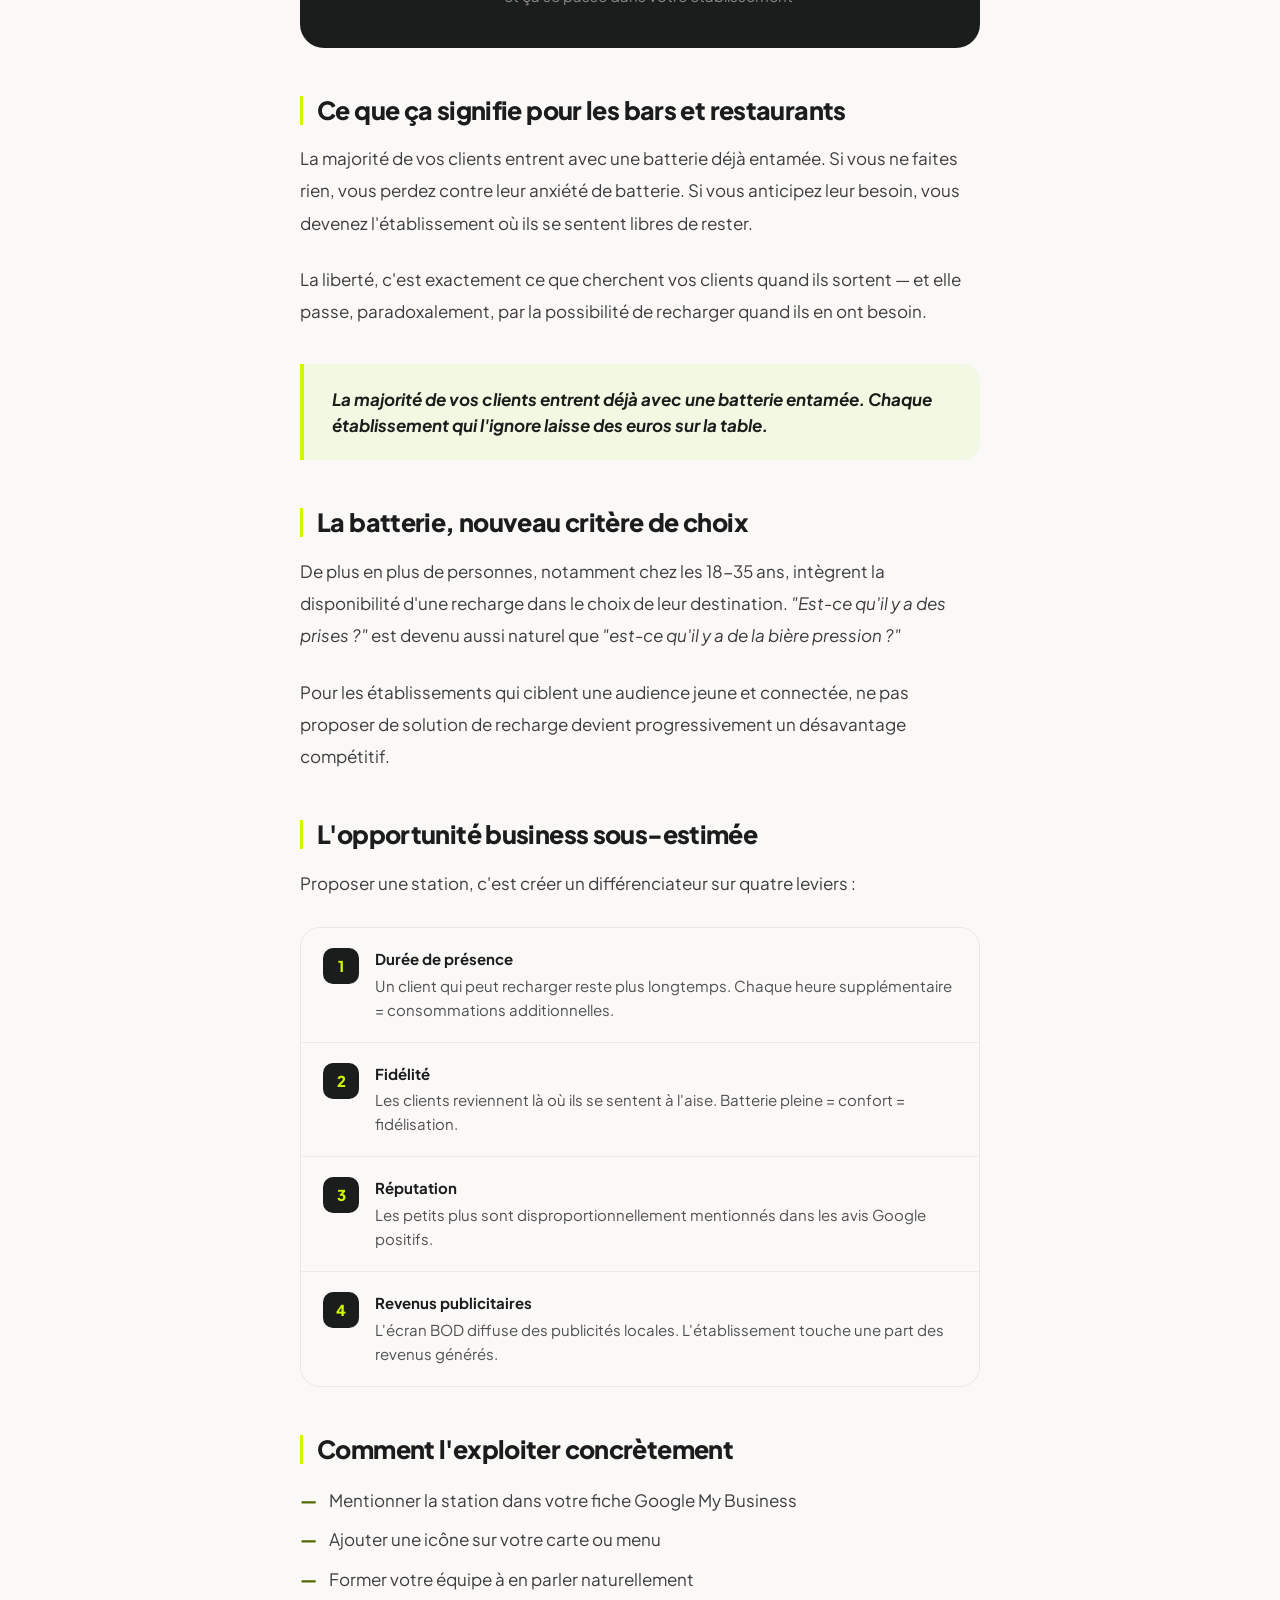
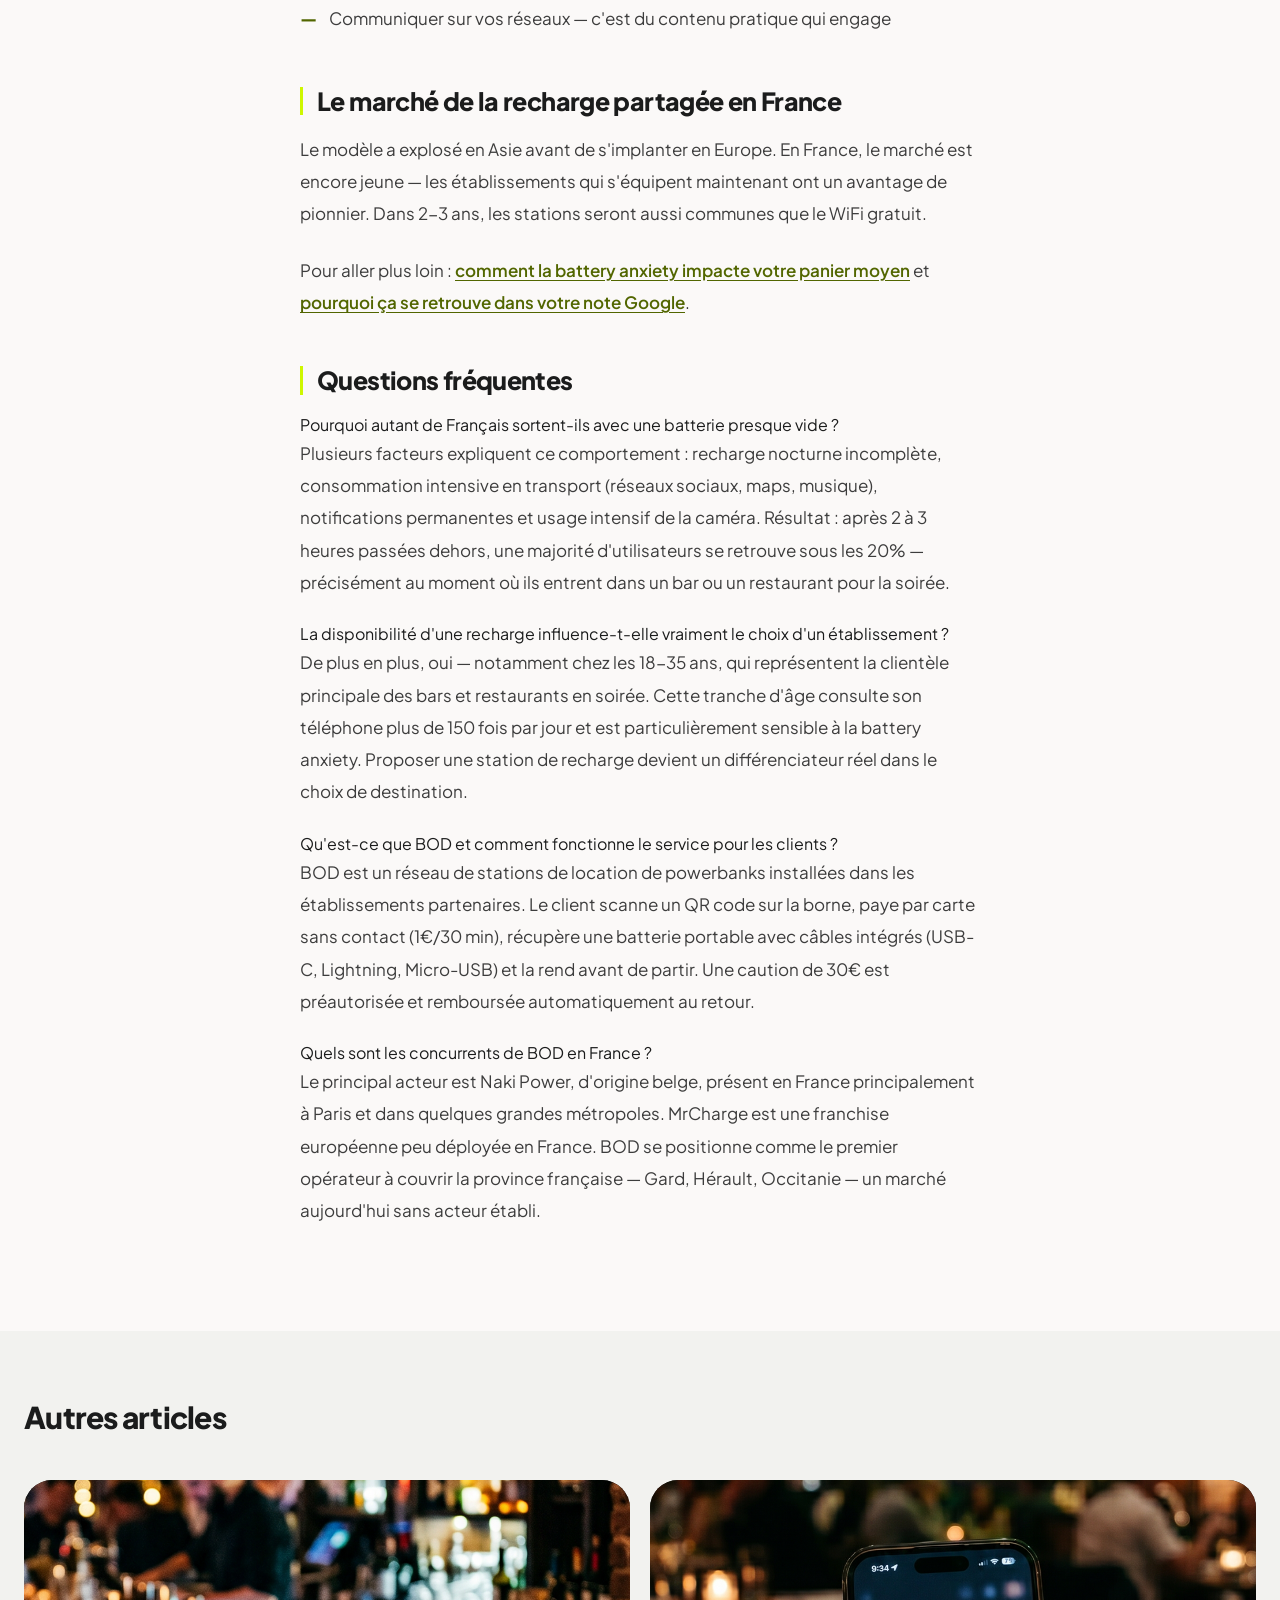
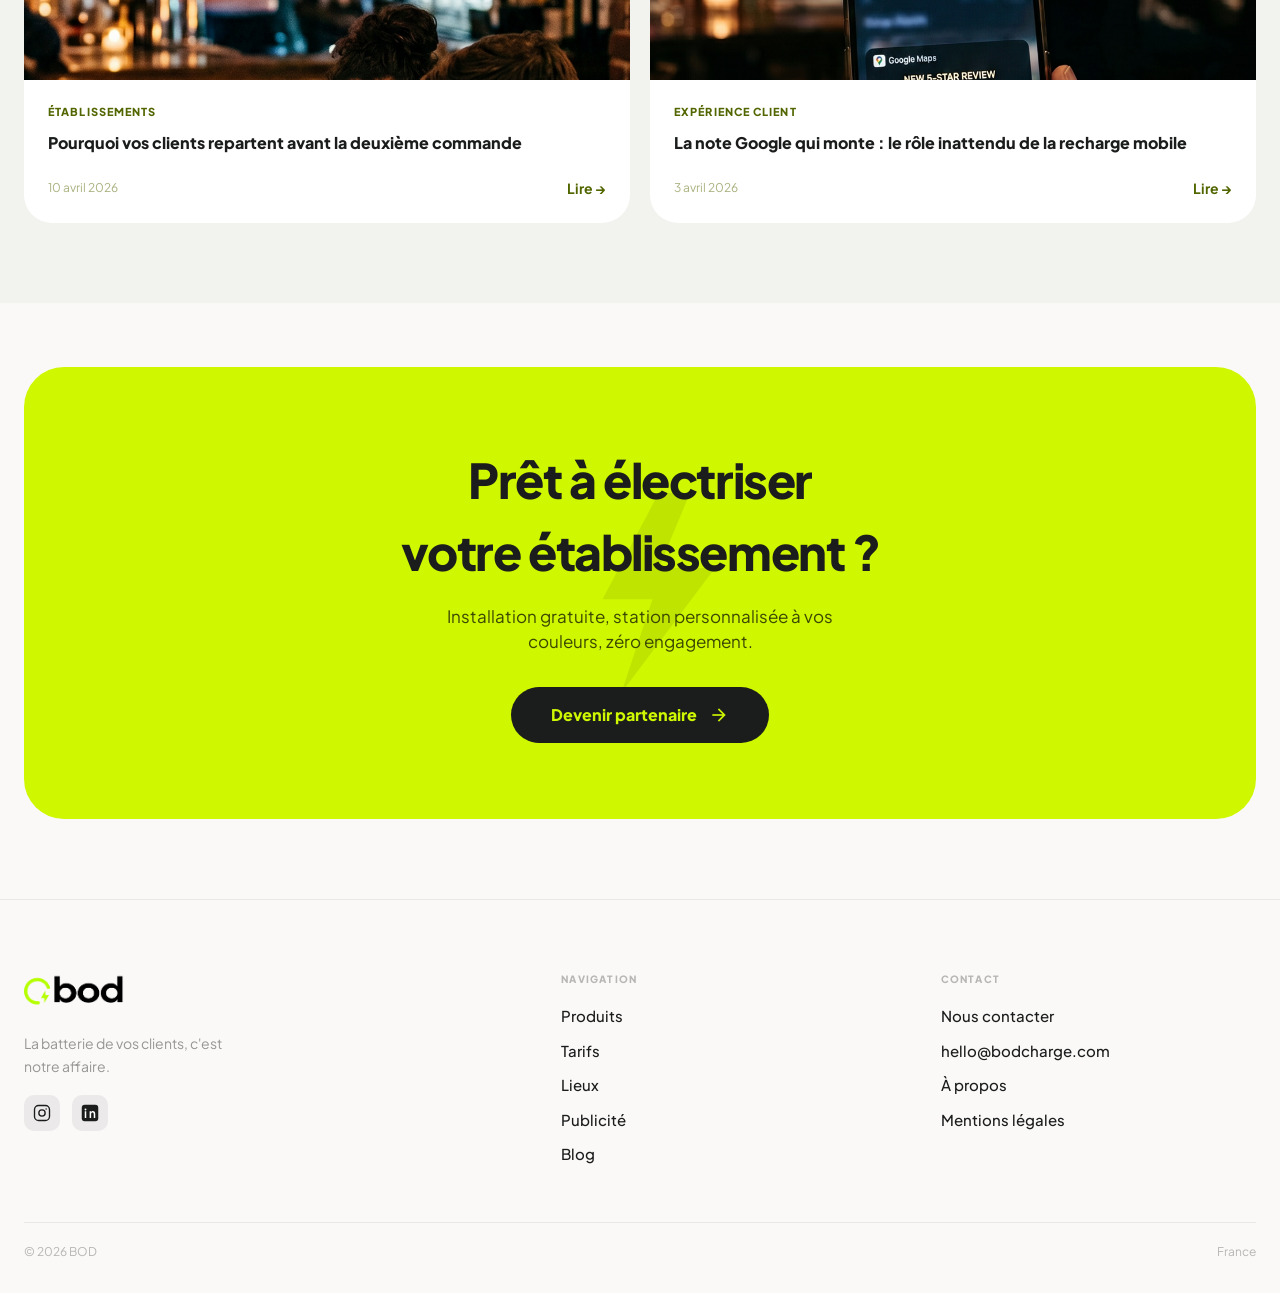
<file: blog-75-pourcent-batterie.html>
<!DOCTYPE html>
<html class="light" lang="fr">
<head>
<meta charset="utf-8"/>
<meta content="width=device-width, initial-scale=1.0" name="viewport"/>
<title>75% des Français sortent avec moins de 50% de batterie — Blog BOD</title>
<meta name="description" content="Ce chiffre décrit une opportunité business concrète pour les établissements qui savent l'exploiter. Analyse des comportements mobiles."/>
<link rel="canonical" href="https://bodcharge.com/blog-75-pourcent-batterie"/>
<meta name="robots" content="index, follow"/>
<meta name="author" content="Alexis Astier"/>
<link rel="icon" type="image/png" href="/images/favicon.png?v=2"/>
<link rel="shortcut icon" href="/images/favicon.png?v=2"/>
<meta property="og:type" content="article"/>
<meta property="og:url" content="https://bodcharge.com/blog-75-pourcent-batterie"/>
<meta property="og:title" content="75% des Français sortent avec moins de 50% de batterie — Blog BOD"/>
<meta property="og:description" content="Ce chiffre décrit une opportunité business concrète pour les établissements qui savent l'exploiter."/>
<meta property="og:image" content="https://bodcharge.com/images/blog-3-tendances.png"/>
<meta property="og:site_name" content="Bod"/>
<meta property="article:published_time" content="2026-03-28"/>
<script type="application/ld+json">{"@context":"https://schema.org","@type":"Article","headline":"75% des Français sortent avec moins de 50% de batterie","description":"Ce chiffre décrit une opportunité business concrète pour les établissements qui savent l'exploiter. Analyse des comportements mobiles en France.","image":"https://bodcharge.com/images/blog-3-tendances.png","author":{"@type":"Person","name":"Alexis Astier","url":"https://www.linkedin.com/in/alexis-astier"},"publisher":{"@type":"Organization","name":"BOD","url":"https://bodcharge.com","logo":{"@type":"ImageObject","url":"https://bodcharge.com/images/logo-bod.png"}},"datePublished":"2026-03-28","dateModified":"2026-03-28","url":"https://bodcharge.com/blog-75-pourcent-batterie","inLanguage":"fr-FR","wordCount":770,"keywords":["comportement mobile","batterie","Français","location powerbank","bar restaurant","anxiété batterie"]}</script>
<link rel="stylesheet" href="styles.css"/>
<link rel="preconnect" href="https://fonts.googleapis.com">
<link rel="preconnect" href="https://fonts.gstatic.com" crossorigin>
<link href="https://fonts.googleapis.com/css2?family=Plus+Jakarta+Sans:wght@300;400;500;600;700;800;900&family=Material+Symbols+Outlined:wght,FILL@100..700,0..1&display=swap" rel="stylesheet"/>
<script src="lang.js" defer></script>
<style>
  .material-symbols-outlined { font-variation-settings: 'FILL' 0, 'wght' 400, 'GRAD' 0, 'opsz' 24; }
  body { font-family: 'Plus Jakarta Sans', sans-serif; background-color: #fbf9f8; }
  .glass-nav { backdrop-filter: blur(20px); -webkit-backdrop-filter: blur(20px); }
  @media (min-width: 768px) { #menu-toggle { display: none !important; } #mobile-menu { display: none !important; } .nav-desktop-cta { display: inline-flex !important; } }
  @media (max-width: 767px) { .nav-desktop-cta { display: none !important; } #menu-toggle { display: flex !important; } }
  .reveal { opacity: 0; transform: translateY(24px); transition: opacity 0.6s ease, transform 0.6s ease; }
  .reveal.visible { opacity: 1; transform: translateY(0); }
  .card-lift { transition: transform 0.3s ease, box-shadow 0.3s ease; }
  .card-lift:hover { transform: translateY(-5px); box-shadow: 0 20px 44px rgba(0,0,0,0.10); }
  @keyframes fadeUp { from { opacity:0; transform:translateY(18px); } to { opacity:1; transform:translateY(0); } }
  .f0 { animation: fadeUp .7s ease forwards; }
  .f1 { animation: fadeUp .7s .1s ease forwards; opacity:0; }
  .f2 { animation: fadeUp .7s .2s ease forwards; opacity:0; }
  #rpb { position:fixed; top:0; left:0; height:3px; background:#cef700; z-index:9999; width:0; transition:width 80ms linear; pointer-events:none; }
  .art p   { font-size:1.0625rem; line-height:1.9; color:#3d3d3d; margin-bottom:1.5rem; }
  .art h2  { font-size:clamp(1.25rem,2.5vw,1.5625rem); font-weight:900; color:#1b1c1c; letter-spacing:-.025em; line-height:1.15; margin-top:3rem; margin-bottom:1.1rem; padding-left:.875rem; border-left:3px solid #cef700; }
  .art ul  { list-style:none; padding:0; margin-bottom:1.5rem; }
  .art li  { display:flex; gap:.75rem; align-items:flex-start; font-size:1.0625rem; line-height:1.75; color:#3d3d3d; padding:.3rem 0; }
  .art li::before { content:'—'; color:#526600; font-weight:800; flex-shrink:0; }
  .art strong { font-weight:700; color:#1b1c1c; }
  .art a   { color:#526600; font-weight:600; text-decoration:underline; text-underline-offset:3px; }
  .art em  { font-style:italic; }
  .pq { background:#f3f8e2; border-left:4px solid #cef700; border-radius:0 1.125rem 1.125rem 0; padding:1.375rem 1.75rem; margin:2.25rem 0; }
  .pq p { font-size:1.0625rem !important; font-weight:700 !important; color:#1b1c1c !important; margin:0 !important; line-height:1.55; font-style:italic; }
</style>
</head>
<body class="bg-surface text-on-surface">
<div id="rpb"></div>

<!-- NAV -->
<header class="fixed top-0 w-full z-50 glass-nav bg-[#fbf9f8]/85 border-b border-black/5">
  <div class="max-w-7xl mx-auto px-6 py-4 flex justify-between items-center">
    <a href="index.html"><img src="images/logo-bod.png" alt="Bod" style="height:44px;width:auto;"/></a>
    <nav class="hidden md:flex items-center gap-8 font-medium text-sm text-on-surface-variant">
      <a href="produits.html" class="hover:text-on-surface transition-colors">Produits</a>
      <a href="tarifs.html" class="hover:text-on-surface transition-colors">Tarifs</a>
      <a href="lieux.html" class="hover:text-on-surface transition-colors">Lieux</a>
      <a href="publicite.html" class="hover:text-on-surface transition-colors">Publicité</a>
      <a href="blog.html" class="text-primary border-b-2 border-primary-container pb-0.5">Blog</a>
      <a href="a-propos.html" class="hover:text-on-surface transition-colors">À propos</a>
      <a href="contact.html" class="hover:text-on-surface transition-colors">Contact</a>
    </nav>
    <div class="flex items-center gap-3">
      <button id="lang-btn" class="flex items-center gap-1 px-3 py-1.5 rounded-full bg-surface-container-low text-xs font-bold text-on-surface hover:bg-surface-container transition-colors">
        <span id="lang-flag">🇫🇷</span><span id="lang-label" class="ml-1">FR</span>
        <span class="material-symbols-outlined text-on-surface-variant" style="font-size:13px;line-height:1;margin-left:2px;">expand_more</span>
      </button>
      <a href="partenaire.html" class="nav-desktop-cta hidden md:inline-flex bg-primary-container text-on-primary-container px-5 py-2.5 rounded-full font-bold text-sm hover:opacity-90 active:scale-95 transition-all">Devenir Partenaire</a>
      <button id="menu-toggle" class="md:hidden p-2 rounded-xl hover:bg-surface-container-low" aria-label="Menu">
        <span class="material-symbols-outlined text-on-surface" id="menu-icon">menu</span>
      </button>
    </div>
  </div>
</header>

<div id="mobile-menu" class="hidden fixed top-[73px] left-0 right-0 md:hidden" style="background:#fbf9f8;box-shadow:0 12px 40px rgba(0,0,0,0.12);z-index:200;border-radius:0 0 20px 20px;border-bottom:1px solid rgba(0,0,0,0.06);">
  <div style="padding:8px 16px 20px;">
    <a href="produits.html" style="display:flex;align-items:center;padding:14px 12px;font-size:16px;font-weight:600;color:#3a3a3a;border-radius:12px;text-decoration:none;margin-bottom:2px;">Produits</a>
    <a href="tarifs.html" style="display:flex;align-items:center;padding:14px 12px;font-size:16px;font-weight:600;color:#3a3a3a;border-radius:12px;text-decoration:none;margin-bottom:2px;">Tarifs</a>
    <a href="lieux.html" style="display:flex;align-items:center;padding:14px 12px;font-size:16px;font-weight:600;color:#3a3a3a;border-radius:12px;text-decoration:none;margin-bottom:2px;">Lieux</a>
    <a href="publicite.html" style="display:flex;align-items:center;padding:14px 12px;font-size:16px;font-weight:600;color:#3a3a3a;border-radius:12px;text-decoration:none;margin-bottom:2px;">Publicité</a>
    <a href="blog.html" style="display:flex;align-items:center;padding:14px 12px;font-size:16px;font-weight:600;color:#526600;border-radius:12px;text-decoration:none;margin-bottom:2px;">Blog</a>
    <a href="contact.html" style="display:flex;align-items:center;padding:14px 12px;font-size:16px;font-weight:600;color:#3a3a3a;border-radius:12px;text-decoration:none;margin-bottom:2px;">Contact</a>
    <a href="a-propos.html" style="display:flex;align-items:center;padding:14px 12px;font-size:16px;font-weight:600;color:#3a3a3a;border-radius:12px;text-decoration:none;margin-bottom:12px;">À propos</a>
    <a href="partenaire.html" style="display:flex;align-items:center;justify-content:center;padding:15px;background:#cef700;color:#1a2e00;border-radius:100px;font-size:15px;font-weight:700;text-decoration:none;">Devenir Partenaire</a>
  </div>
</div>

<main>

<!-- HERO DARK -->
<section style="background:#1b1c1c; padding-top:clamp(96px,18vw,128px); padding-bottom:clamp(56px,8vw,88px);">
  <div style="max-width:780px; margin:0 auto; padding:0 1.5rem;">
    <a href="blog.html" class="f0" style="display:inline-flex;align-items:center;gap:8px;font-size:.75rem;font-weight:700;text-transform:uppercase;letter-spacing:.1em;color:rgba(251,249,248,.35);text-decoration:none;margin-bottom:2rem;">
      <span class="material-symbols-outlined" style="font-size:15px;">arrow_back</span> Blog BOD
    </a>
    
    <h1 class="f1" style="font-size:clamp(1.875rem,5vw,3.125rem);font-weight:900;letter-spacing:-.03em;line-height:1.05;color:#fbf9f8;margin-bottom:1.75rem;">75% des Français sortent avec moins de 50% de batterie</h1>
    <div class="f2" style="display:flex;flex-wrap:wrap;align-items:center;gap:12px 20px;font-size:.875rem;color:rgba(251,249,248,.35);">
      <span style="display:flex;align-items:center;gap:8px;">
        <span style="width:28px;height:28px;border-radius:50%;background:rgba(206,247,0,.12);display:flex;align-items:center;justify-content:center;flex-shrink:0;">
          <span class="material-symbols-outlined" style="font-size:15px;color:#cef700;">person</span>
        </span>Alexis Astier
      </span>
      <span>·</span><span>28 mars 2026</span><span>·</span><span>4 min de lecture</span>
    </div>
  </div>
</section>

<!-- IMAGE BANNER -->
<div style="position:relative;background:#1b1c1c;height:clamp(280px,42vw,500px);overflow:hidden;">
  
  <img src="images/blog-3-tendances.png" alt="Smartphones sur une table de bar en vue overhead" style="position:absolute;top:0;left:0;width:100%;height:100%;object-fit:cover;object-position:center 30%;" onerror="this.style.display='none'"/>
  <div style="position:absolute;bottom:0;left:0;right:0;height:120px;background:linear-gradient(to bottom,rgba(251,249,248,0),#fbf9f8);pointer-events:none;"></div>
</div>

<!-- ARTICLE CONTENT -->
<div style="padding:0 1.5rem 5rem;">
  <div class="art" style="max-width:680px;margin:0 auto;">

    <p style="font-size:1.125rem;font-weight:600;color:#1b1c1c;line-height:1.8;margin-bottom:2.25rem;padding-bottom:2.25rem;border-bottom:1px solid rgba(0,0,0,.08);">Ce chiffre circule dans les études sur les comportements mobiles depuis plusieurs années. Ce qui est nouveau, c'est ce qu'il signifie concrètement pour les établissements qui savent l'exploiter.</p>

    <h2>Un chiffre qui décrit une réalité quotidienne</h2>
    <p>Selon une <a href="https://www.statista.com/statistics/1247541/smartphone-battery-anxiety-france/" target="_blank" rel="noopener">enquête Statista sur les comportements mobiles</a>, une large majorité des Français sort de chez eux avec un niveau de batterie insuffisant pour tenir toute une soirée — un phénomène amplifié par l'usage intensif des réseaux sociaux et de la navigation GPS en déplacement.</p>
    <p>Charge nocturne incomplète, consommation en transport, notifications, caméra. Le résultat : après 2 à 3 heures dehors, beaucoup se retrouvent sous les 20%.</p>

    <!-- Big stat -->
    <div style="background:#1b1c1c;border-radius:1.5rem;padding:2.5rem 2rem;margin:2.5rem 0;text-align:center;">
      <div style="font-size:clamp(4rem,12vw,6rem);font-weight:900;color:#cef700;line-height:1;letter-spacing:-.04em;">75%</div>
      <div style="font-size:.9375rem;color:rgba(251,249,248,.5);margin-top:.75rem;line-height:1.5;">des Français sortent avec moins de 50% de batterie<br/>— et ça se passe dans votre établissement</div>
    </div>

    <h2>Ce que ça signifie pour les bars et restaurants</h2>
    <p>La majorité de vos clients entrent avec une batterie déjà entamée. Si vous ne faites rien, vous perdez contre leur anxiété de batterie. Si vous anticipez leur besoin, vous devenez l'établissement où ils se sentent libres de rester.</p>
    <p>La liberté, c'est exactement ce que cherchent vos clients quand ils sortent — et elle passe, paradoxalement, par la possibilité de recharger quand ils en ont besoin.</p>

    <div class="pq"><p>La majorité de vos clients entrent déjà avec une batterie entamée. Chaque établissement qui l'ignore laisse des euros sur la table.</p></div>

    <h2>La batterie, nouveau critère de choix</h2>
    <p>De plus en plus de personnes, notamment chez les 18-35 ans, intègrent la disponibilité d'une recharge dans le choix de leur destination. <em>"Est-ce qu'il y a des prises ?"</em> est devenu aussi naturel que <em>"est-ce qu'il y a de la bière pression ?"</em></p>
    <p>Pour les établissements qui ciblent une audience jeune et connectée, ne pas proposer de solution de recharge devient progressivement un désavantage compétitif.</p>

    <h2>L'opportunité business sous-estimée</h2>
    <p>Proposer une station, c'est créer un différenciateur sur quatre leviers :</p>

    <!-- 4 benefits -->
    <div style="border:1px solid rgba(0,0,0,.07);border-radius:1.25rem;overflow:hidden;margin:1.75rem 0;">
      <div style="display:flex;gap:1rem;padding:1.25rem 1.375rem;border-bottom:1px solid rgba(0,0,0,.06);align-items:flex-start;">
        <div style="width:36px;height:36px;border-radius:10px;background:#1b1c1c;color:#cef700;font-size:.9375rem;font-weight:900;display:flex;align-items:center;justify-content:center;flex-shrink:0;">1</div>
        <div><div style="font-size:.9375rem;font-weight:700;color:#1b1c1c;margin-bottom:.2rem;">Durée de présence</div><div style="font-size:.9375rem;color:#505050;line-height:1.6;">Un client qui peut recharger reste plus longtemps. Chaque heure supplémentaire = consommations additionnelles.</div></div>
      </div>
      <div style="display:flex;gap:1rem;padding:1.25rem 1.375rem;border-bottom:1px solid rgba(0,0,0,.06);align-items:flex-start;">
        <div style="width:36px;height:36px;border-radius:10px;background:#1b1c1c;color:#cef700;font-size:.9375rem;font-weight:900;display:flex;align-items:center;justify-content:center;flex-shrink:0;">2</div>
        <div><div style="font-size:.9375rem;font-weight:700;color:#1b1c1c;margin-bottom:.2rem;">Fidélité</div><div style="font-size:.9375rem;color:#505050;line-height:1.6;">Les clients reviennent là où ils se sentent à l'aise. Batterie pleine = confort = fidélisation.</div></div>
      </div>
      <div style="display:flex;gap:1rem;padding:1.25rem 1.375rem;border-bottom:1px solid rgba(0,0,0,.06);align-items:flex-start;">
        <div style="width:36px;height:36px;border-radius:10px;background:#1b1c1c;color:#cef700;font-size:.9375rem;font-weight:900;display:flex;align-items:center;justify-content:center;flex-shrink:0;">3</div>
        <div><div style="font-size:.9375rem;font-weight:700;color:#1b1c1c;margin-bottom:.2rem;">Réputation</div><div style="font-size:.9375rem;color:#505050;line-height:1.6;">Les petits plus sont disproportionnellement mentionnés dans les avis Google positifs.</div></div>
      </div>
      <div style="display:flex;gap:1rem;padding:1.25rem 1.375rem;align-items:flex-start;">
        <div style="width:36px;height:36px;border-radius:10px;background:#1b1c1c;color:#cef700;font-size:.9375rem;font-weight:900;display:flex;align-items:center;justify-content:center;flex-shrink:0;">4</div>
        <div><div style="font-size:.9375rem;font-weight:700;color:#1b1c1c;margin-bottom:.2rem;">Revenus publicitaires</div><div style="font-size:.9375rem;color:#505050;line-height:1.6;">L'écran BOD diffuse des publicités locales. L'établissement touche une part des revenus générés.</div></div>
      </div>
    </div>

    <h2>Comment l'exploiter concrètement</h2>
    <ul>
      <li>Mentionner la station dans votre fiche Google My Business</li>
      <li>Ajouter une icône sur votre carte ou menu</li>
      <li>Former votre équipe à en parler naturellement</li>
      <li>Communiquer sur vos réseaux — c'est du contenu pratique qui engage</li>
    </ul>

    <h2>Le marché de la recharge partagée en France</h2>
    <p>Le modèle a explosé en Asie avant de s'implanter en Europe. En France, le marché est encore jeune — les établissements qui s'équipent maintenant ont un avantage de pionnier. Dans 2-3 ans, les stations seront aussi communes que le WiFi gratuit.</p>
    <p>Pour aller plus loin : <a href="blog-clients-deuxieme-commande.html">comment la battery anxiety impacte votre panier moyen</a> et <a href="blog-note-google.html">pourquoi ça se retrouve dans votre note Google</a>.</p>

    <h2>Questions fréquentes</h2>

    <h3>Pourquoi autant de Français sortent-ils avec une batterie presque vide ?</h3>
    <p>Plusieurs facteurs expliquent ce comportement : recharge nocturne incomplète, consommation intensive en transport (réseaux sociaux, maps, musique), notifications permanentes et usage intensif de la caméra. Résultat : après 2 à 3 heures passées dehors, une majorité d'utilisateurs se retrouve sous les 20% — précisément au moment où ils entrent dans un bar ou un restaurant pour la soirée.</p>

    <h3>La disponibilité d'une recharge influence-t-elle vraiment le choix d'un établissement ?</h3>
    <p>De plus en plus, oui — notamment chez les 18-35 ans, qui représentent la clientèle principale des bars et restaurants en soirée. Cette tranche d'âge consulte son téléphone plus de 150 fois par jour et est particulièrement sensible à la battery anxiety. Proposer une station de recharge devient un différenciateur réel dans le choix de destination.</p>

    <h3>Qu'est-ce que BOD et comment fonctionne le service pour les clients ?</h3>
    <p>BOD est un réseau de stations de location de powerbanks installées dans les établissements partenaires. Le client scanne un QR code sur la borne, paye par carte sans contact (1€/30 min), récupère une batterie portable avec câbles intégrés (USB-C, Lightning, Micro-USB) et la rend avant de partir. Une caution de 30€ est préautorisée et remboursée automatiquement au retour.</p>

    <h3>Quels sont les concurrents de BOD en France ?</h3>
    <p>Le principal acteur est Naki Power, d'origine belge, présent en France principalement à Paris et dans quelques grandes métropoles. MrCharge est une franchise européenne peu déployée en France. BOD se positionne comme le premier opérateur à couvrir la province française — Gard, Hérault, Occitanie — un marché aujourd'hui sans acteur établi.</p>

  </div>
</div>

<!-- AUTRES ARTICLES -->
<section style="background:#f2f2ef;padding:4rem 1.5rem 5rem;">
  <div class="max-w-7xl mx-auto">
    <div style="display:flex;align-items:center;justify-content:space-between;margin-bottom:2.5rem;" class="reveal">
      <h2 style="font-size:clamp(1.375rem,3vw,1.875rem);font-weight:900;letter-spacing:-.025em;color:#1b1c1c;">Autres articles</h2>
      <a href="blog.html" class="hidden md:inline-flex items-center gap-2 text-sm font-bold text-primary" style="text-decoration:none;font-weight:700;">Voir tout →</a>
    </div>
    <div style="display:grid;grid-template-columns:repeat(auto-fit,minmax(280px,1fr));gap:1.25rem;">

      <a href="blog-clients-deuxieme-commande.html" class="card-lift reveal" style="background:#fff;border-radius:1.75rem;overflow:hidden;display:flex;flex-direction:column;text-decoration:none;">
        <div style="position:relative;background:#1b1c1c;height:200px;overflow:hidden;">
          
          <img src="/images/blog-1-clients.png" alt="Battery anxiety restaurant" style="position:absolute;top:0;left:0;width:100%;height:100%;object-fit:cover;object-position:center 15%;" onerror="this.style.display='none'"/>
        </div>
        <div style="padding:1.5rem;display:flex;flex-direction:column;flex:1;gap:.75rem;">
          <div style="font-size:.6875rem;font-weight:900;text-transform:uppercase;letter-spacing:.1em;color:#526600;">Établissements</div>
          <h3 style="font-size:1rem;font-weight:800;color:#1b1c1c;line-height:1.35;margin:0;">Pourquoi vos clients repartent avant la deuxième commande</h3>
          <div style="margin-top:auto;padding-top:.75rem;display:flex;align-items:center;justify-content:space-between;">
            <span style="font-size:.75rem;color:rgba(82,102,0,.5);">10 avril 2026</span>
            <span style="font-size:.875rem;font-weight:700;color:#526600;">Lire →</span>
          </div>
        </div>
      </a>

      <a href="blog-note-google.html" class="card-lift reveal" style="background:#fff;border-radius:1.75rem;overflow:hidden;display:flex;flex-direction:column;text-decoration:none;">
        <div style="position:relative;background:#1b1c1c;height:200px;overflow:hidden;">
          
          <img src="/images/blog-2-note-google.png" alt="Note Google restaurant" style="position:absolute;top:0;left:0;width:100%;height:100%;object-fit:cover;object-position:center 25%;" onerror="this.style.display='none'"/>
        </div>
        <div style="padding:1.5rem;display:flex;flex-direction:column;flex:1;gap:.75rem;">
          <div style="font-size:.6875rem;font-weight:900;text-transform:uppercase;letter-spacing:.1em;color:#526600;">Expérience client</div>
          <h3 style="font-size:1rem;font-weight:800;color:#1b1c1c;line-height:1.35;margin:0;">La note Google qui monte : le rôle inattendu de la recharge mobile</h3>
          <div style="margin-top:auto;padding-top:.75rem;display:flex;align-items:center;justify-content:space-between;">
            <span style="font-size:.75rem;color:rgba(82,102,0,.5);">3 avril 2026</span>
            <span style="font-size:.875rem;font-weight:700;color:#526600;">Lire →</span>
          </div>
        </div>
      </a>

    </div>
  </div>
</section>

<!-- CTA -->
<section style="padding:4rem 1.5rem 5rem;">
  <div class="max-w-7xl mx-auto">
    <div class="reveal" style="background:#cef700;border-radius:2.5rem;padding:clamp(2.5rem,6vw,5rem);text-align:center;position:relative;overflow:hidden;">
      <div style="position:absolute;inset:0;display:flex;align-items:center;justify-content:center;pointer-events:none;">
        <svg style="width:min(55%,400px);opacity:.07;" viewBox="0 0 32 32" fill="none"><path d="M17.5 8L13 16.5H17L14.5 24L22 14H17.5L20 8H17.5Z" fill="#000"/></svg>
      </div>
      <h2 style="font-size:clamp(1.75rem,4vw,3rem);font-weight:900;letter-spacing:-.03em;color:#1b1c1c;margin-bottom:1rem;position:relative;z-index:1;">Prêt à électriser<br/>votre établissement ?</h2>
      <p style="font-size:1.0625rem;color:#3a4800;margin-bottom:2rem;max-width:420px;margin-left:auto;margin-right:auto;position:relative;z-index:1;">Installation gratuite, station personnalisée à vos couleurs, zéro engagement.</p>
      <a href="partenaire.html" style="display:inline-flex;align-items:center;gap:.75rem;background:#1b1c1c;color:#cef700;padding:1rem 2.5rem;border-radius:100px;font-size:1rem;font-weight:900;text-decoration:none;position:relative;z-index:1;transition:transform .2s;" onmouseover="this.style.transform='scale(1.04)'" onmouseout="this.style.transform='scale(1)'">
        Devenir partenaire <span class="material-symbols-outlined" style="font-size:20px;">arrow_forward</span>
      </a>
    </div>
  </div>
</section>

</main>

<!-- FOOTER -->
<footer style="background:#fbf9f8;border-top:1px solid rgba(27,28,28,0.08);padding:clamp(48px,7vw,72px) 24px 32px;">
  <div style="max-width:1280px;margin:0 auto;">
    <div style="display:grid;grid-template-columns:1.5fr 1fr 1fr;gap:clamp(24px,5vw,64px);margin-bottom:clamp(32px,5vw,56px);">

      <div>
        <a href="index.html" style="display:inline-block;margin-bottom:16px;">
          <img src="/images/logo-bod.png" alt="Bod" style="height:38px;width:auto;"/>
        </a>
        <p style="font-size:.875rem;color:rgba(27,28,28,0.45);max-width:220px;line-height:1.65;margin:0;" data-i18n="footer.tagline">La batterie de vos clients, c'est notre affaire.</p>
        <div style="display:flex;gap:12px;margin-top:16px;">
          <a href="https://www.instagram.com/bod.charge/" target="_blank" rel="noopener" style="display:flex;align-items:center;justify-content:center;width:36px;height:36px;border-radius:10px;background:rgba(27,28,28,0.07);transition:background .15s;" onmouseover="this.style.background='rgba(27,28,28,0.14)'" onmouseout="this.style.background='rgba(27,28,28,0.07)'">
            <svg width="18" height="18" viewBox="0 0 24 24" fill="none" xmlns="http://www.w3.org/2000/svg"><rect x="2" y="2" width="20" height="20" rx="5.5" stroke="#1b1c1c" stroke-width="1.8"/><circle cx="12" cy="12" r="4.2" stroke="#1b1c1c" stroke-width="1.8"/><circle cx="17.5" cy="6.5" r="1" fill="#1b1c1c"/></svg>
          </a>
          <a href="https://www.linkedin.com/company/bodcharge/" target="_blank" rel="noopener" style="display:flex;align-items:center;justify-content:center;width:36px;height:36px;border-radius:10px;background:rgba(27,28,28,0.07);transition:background .15s;" onmouseover="this.style.background='rgba(27,28,28,0.14)'" onmouseout="this.style.background='rgba(27,28,28,0.07)'">
            <svg width="18" height="18" viewBox="0 0 24 24" fill="#1b1c1c" xmlns="http://www.w3.org/2000/svg"><rect x="1" y="1" width="22" height="22" rx="4" fill="#1b1c1c"/><path d="M7 9.5H5v9h2v-9ZM6 8.5a1.25 1.25 0 1 0 0-2.5 1.25 1.25 0 0 0 0 2.5ZM19 13.2c0-2.5-1.1-4-3.2-4-1.1 0-2 .6-2.3 1.5V9.5h-2v9h2v-5c0-1.3.6-2.2 1.8-2.2 1.1 0 1.7.8 1.7 2.2v5H19v-5.3Z" fill="white"/></svg>
          </a>
        </div>
      </div>

      <div>
        <div style="font-size:.625rem;font-weight:900;letter-spacing:.12em;text-transform:uppercase;color:rgba(27,28,28,0.3);margin-bottom:18px;">Navigation</div>
        <div style="display:flex;flex-direction:column;gap:12px;">
          <a href="produits.html" style="font-size:.9375rem;font-weight:500;color:#1b1c1c;text-decoration:none;transition:opacity .15s;" onmouseover="this.style.opacity='.4'" onmouseout="this.style.opacity='1'">Produits</a>
          <a href="tarifs.html" style="font-size:.9375rem;font-weight:500;color:#1b1c1c;text-decoration:none;transition:opacity .15s;" onmouseover="this.style.opacity='.4'" onmouseout="this.style.opacity='1'">Tarifs</a>
          <a href="lieux.html" style="font-size:.9375rem;font-weight:500;color:#1b1c1c;text-decoration:none;transition:opacity .15s;" onmouseover="this.style.opacity='.4'" onmouseout="this.style.opacity='1'">Lieux</a>
          <a href="publicite.html" style="font-size:.9375rem;font-weight:500;color:#1b1c1c;text-decoration:none;transition:opacity .15s;" onmouseover="this.style.opacity='.4'" onmouseout="this.style.opacity='1'">Publicité</a>
          <a href="blog.html" style="font-size:.9375rem;font-weight:500;color:#1b1c1c;text-decoration:none;transition:opacity .15s;" onmouseover="this.style.opacity='.4'" onmouseout="this.style.opacity='1'">Blog</a>
        </div>
      </div>

      <div>
        <div style="font-size:.625rem;font-weight:900;letter-spacing:.12em;text-transform:uppercase;color:rgba(27,28,28,0.3);margin-bottom:18px;">Contact</div>
        <div style="display:flex;flex-direction:column;gap:12px;">
          <a href="contact.html" style="font-size:.9375rem;font-weight:500;color:#1b1c1c;text-decoration:none;transition:opacity .15s;" onmouseover="this.style.opacity='.4'" onmouseout="this.style.opacity='1'">Nous contacter</a>
          <a href="mailto:hello@bodcharge.com" style="font-size:.9375rem;font-weight:500;color:#1b1c1c;text-decoration:none;transition:opacity .15s;" onmouseover="this.style.opacity='.4'" onmouseout="this.style.opacity='1'">hello@bodcharge.com</a>
          <a href="a-propos.html" style="font-size:.9375rem;font-weight:500;color:#1b1c1c;text-decoration:none;transition:opacity .15s;" onmouseover="this.style.opacity='.4'" onmouseout="this.style.opacity='1'">À propos</a>
          <a href="mentions-legales.html" style="font-size:.9375rem;font-weight:500;color:#1b1c1c;text-decoration:none;transition:opacity .15s;" onmouseover="this.style.opacity='.4'" onmouseout="this.style.opacity='1'">Mentions légales</a>
        </div>
      </div>

    </div>
    <div style="border-top:1px solid rgba(27,28,28,0.08);padding-top:20px;display:flex;justify-content:space-between;align-items:center;flex-wrap:wrap;gap:8px;">
      <p style="font-size:.75rem;color:rgba(27,28,28,0.3);margin:0;">© 2026 BOD</p>
      <p style="font-size:.75rem;color:rgba(27,28,28,0.3);margin:0;">France</p>
    </div>
  </div>
</footer>

<script>
  const t=document.getElementById('menu-toggle'),m=document.getElementById('mobile-menu'),ic=document.getElementById('menu-icon');
  if(t)t.addEventListener('click',()=>{m.classList.toggle('hidden');ic.textContent=m.classList.contains('hidden')?'menu':'close';});
  const b=document.getElementById('rpb');
  window.addEventListener('scroll',()=>{const d=document.documentElement;b.style.width=(d.scrollTop/(d.scrollHeight-d.clientHeight)*100)+'%';},{passive:true});
  const rv=document.querySelectorAll('.reveal');
  const ob=new IntersectionObserver(e=>{e.forEach(x=>{if(x.isIntersecting){x.target.classList.add('visible');ob.unobserve(x.target);}});},{threshold:.1});
  rv.forEach(el=>ob.observe(el));
  document.addEventListener('DOMContentLoaded',()=>{const l=getLang();applyLang(l);document.getElementById('lang-flag').textContent=l==='fr'?'🇫🇷':'🇬🇧';document.getElementById('lang-label').textContent=l.toUpperCase();});
  document.getElementById('lang-btn').addEventListener('click',()=>{const n=getLang()==='fr'?'en':'fr';applyLang(n);document.getElementById('lang-flag').textContent=n==='fr'?'🇫🇷':'🇬🇧';document.getElementById('lang-label').textContent=n.toUpperCase();});
</script>
</body>
</html>
</file>
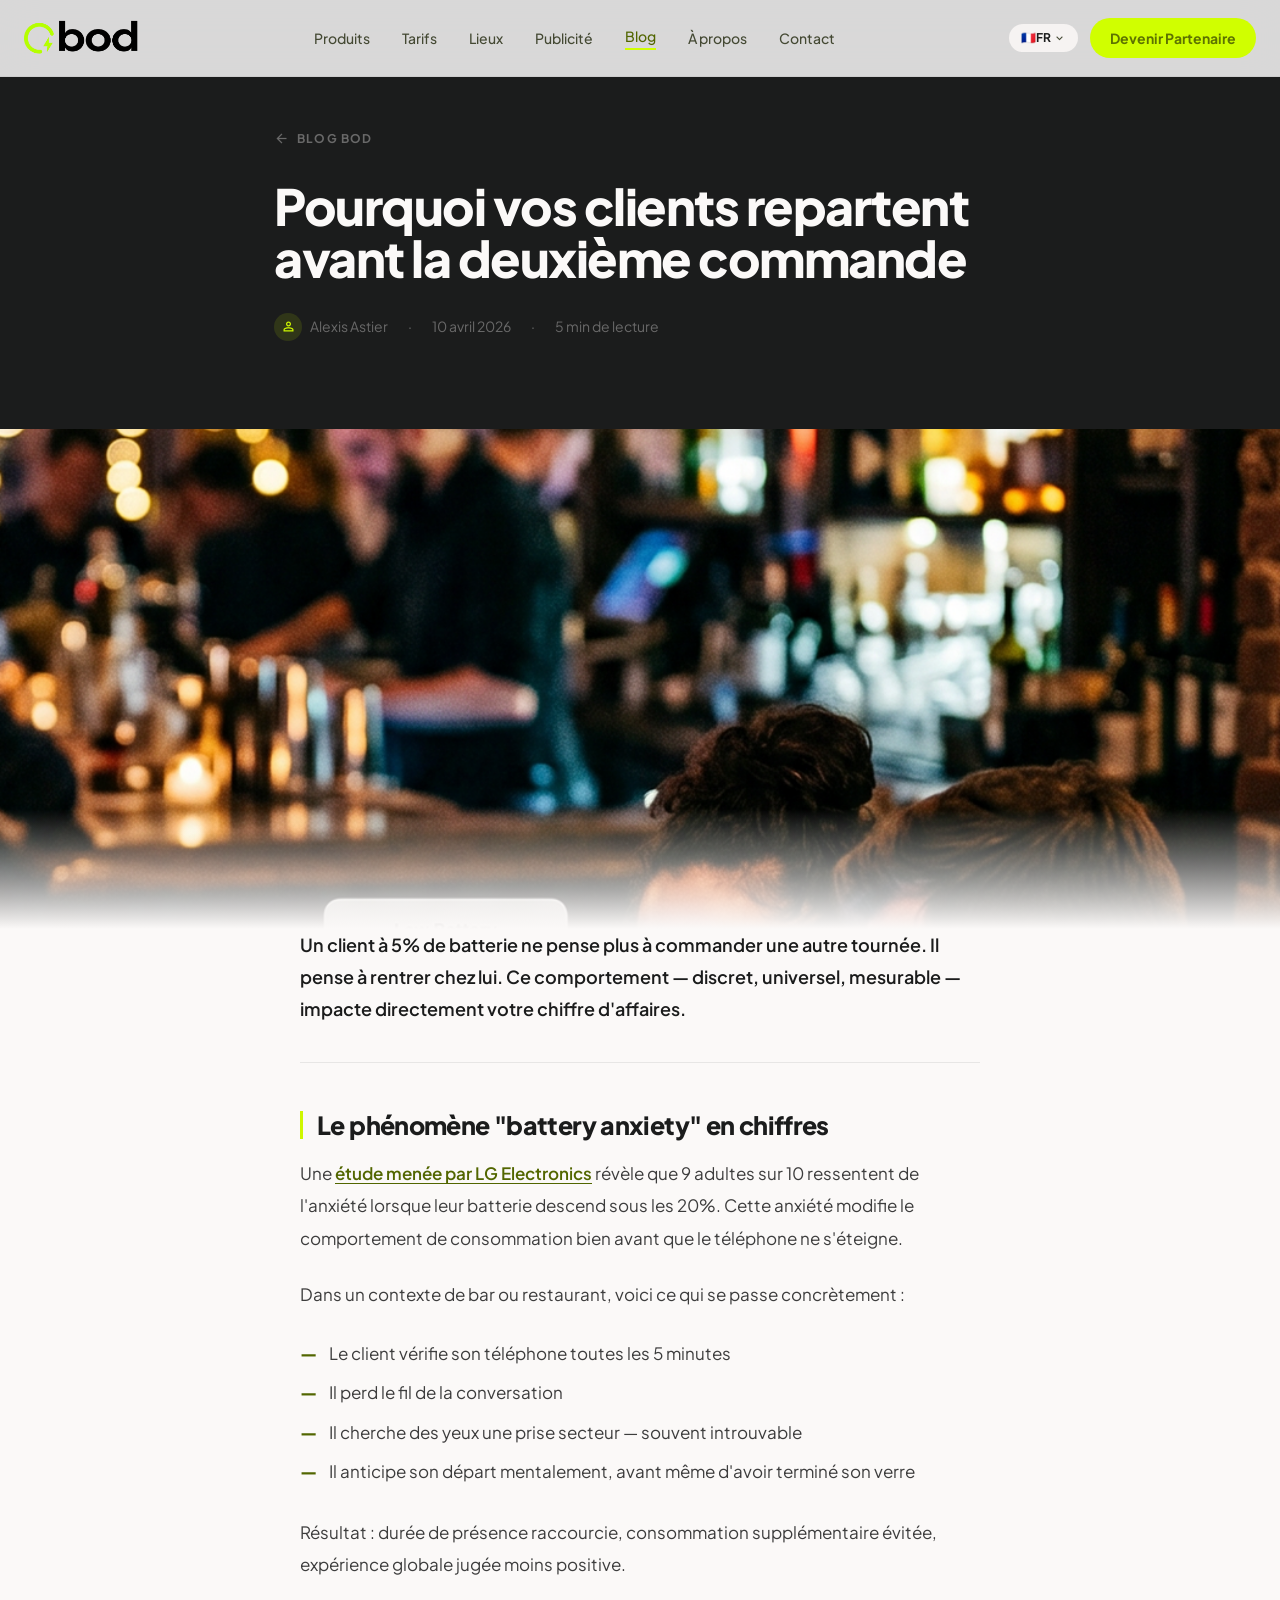
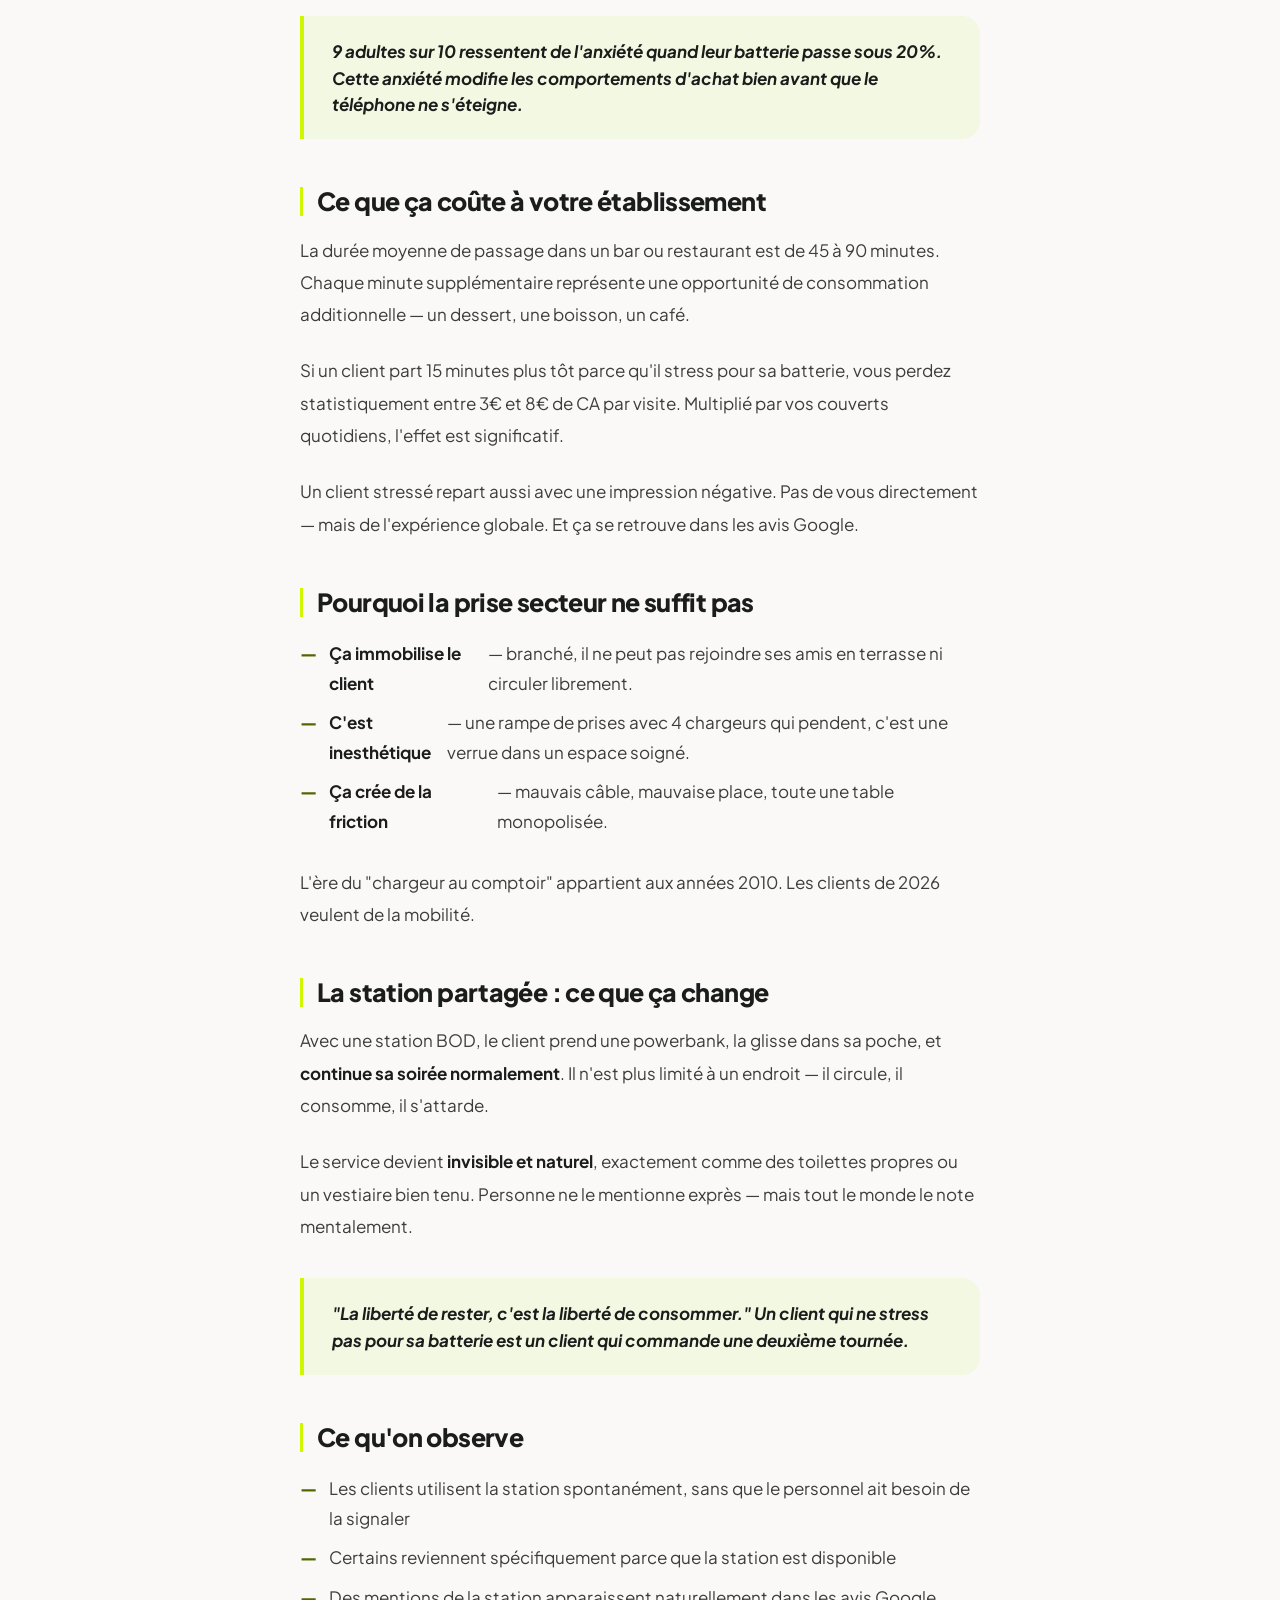
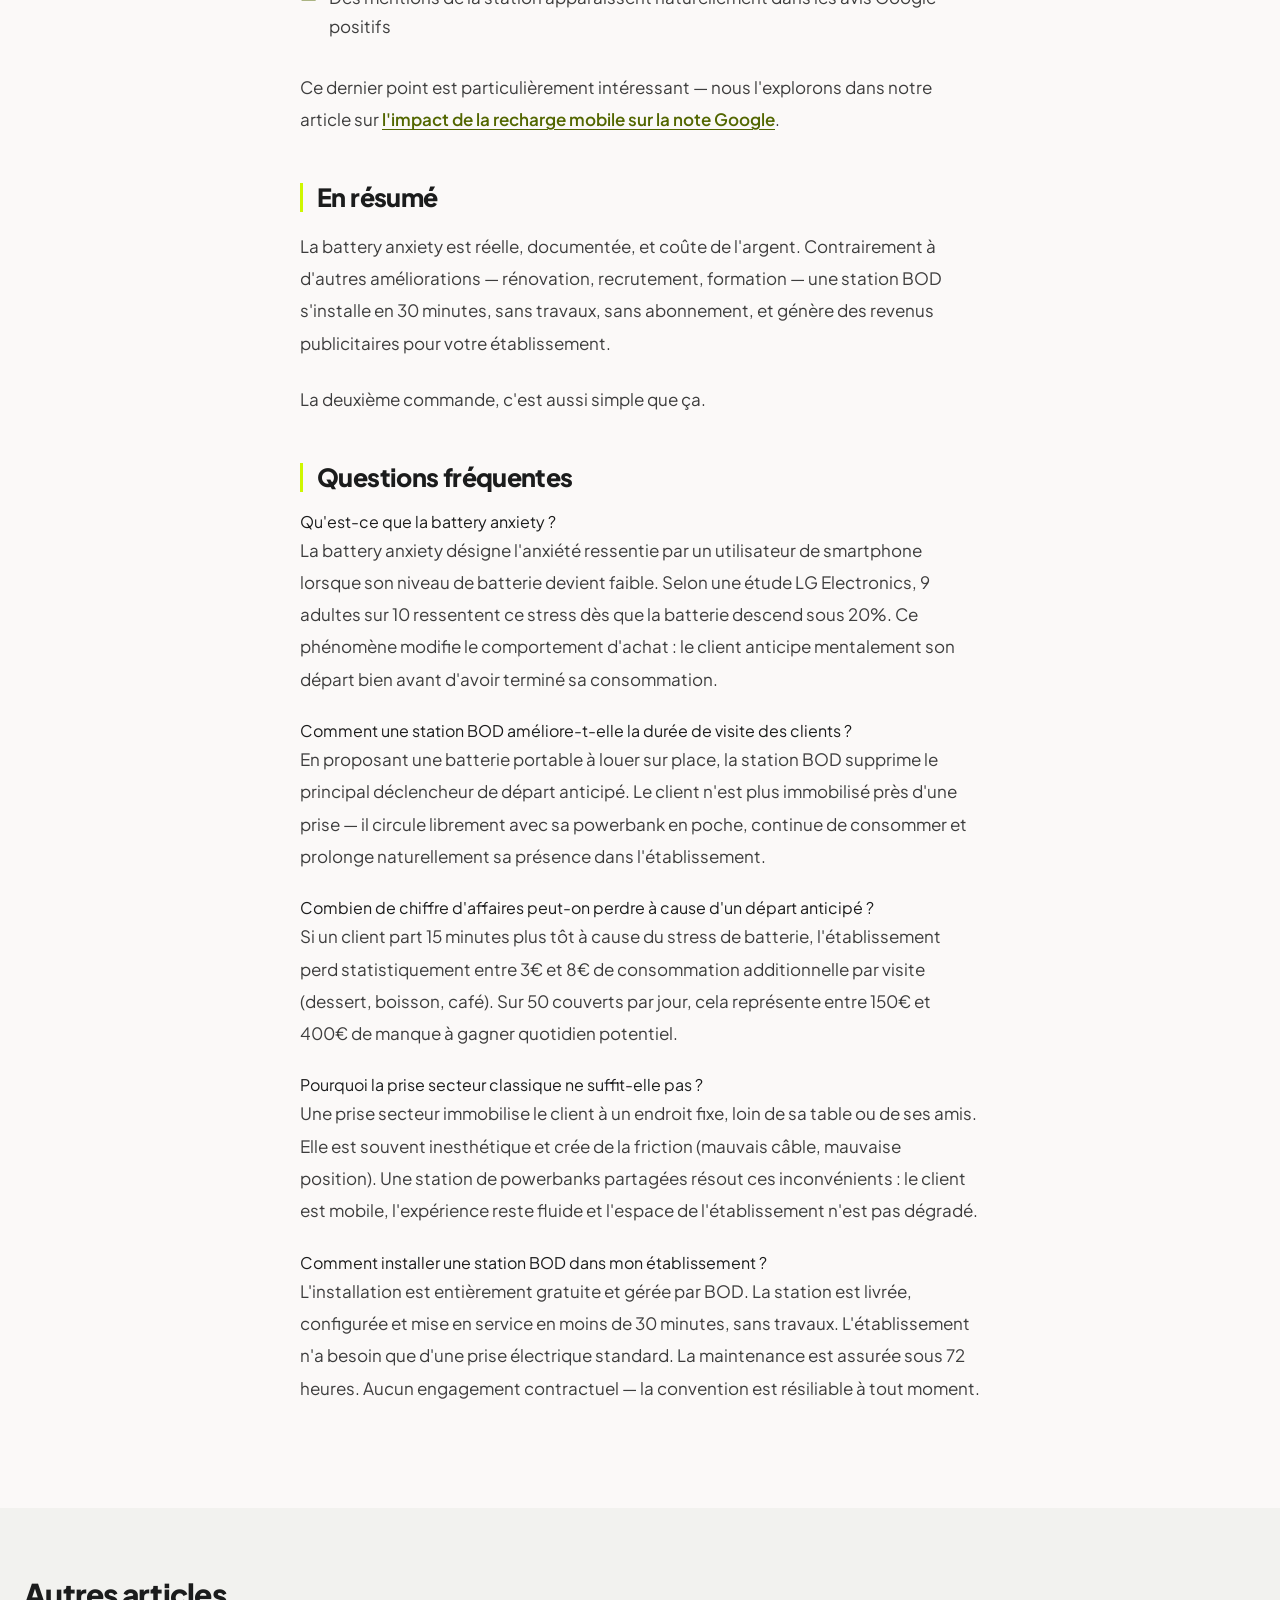
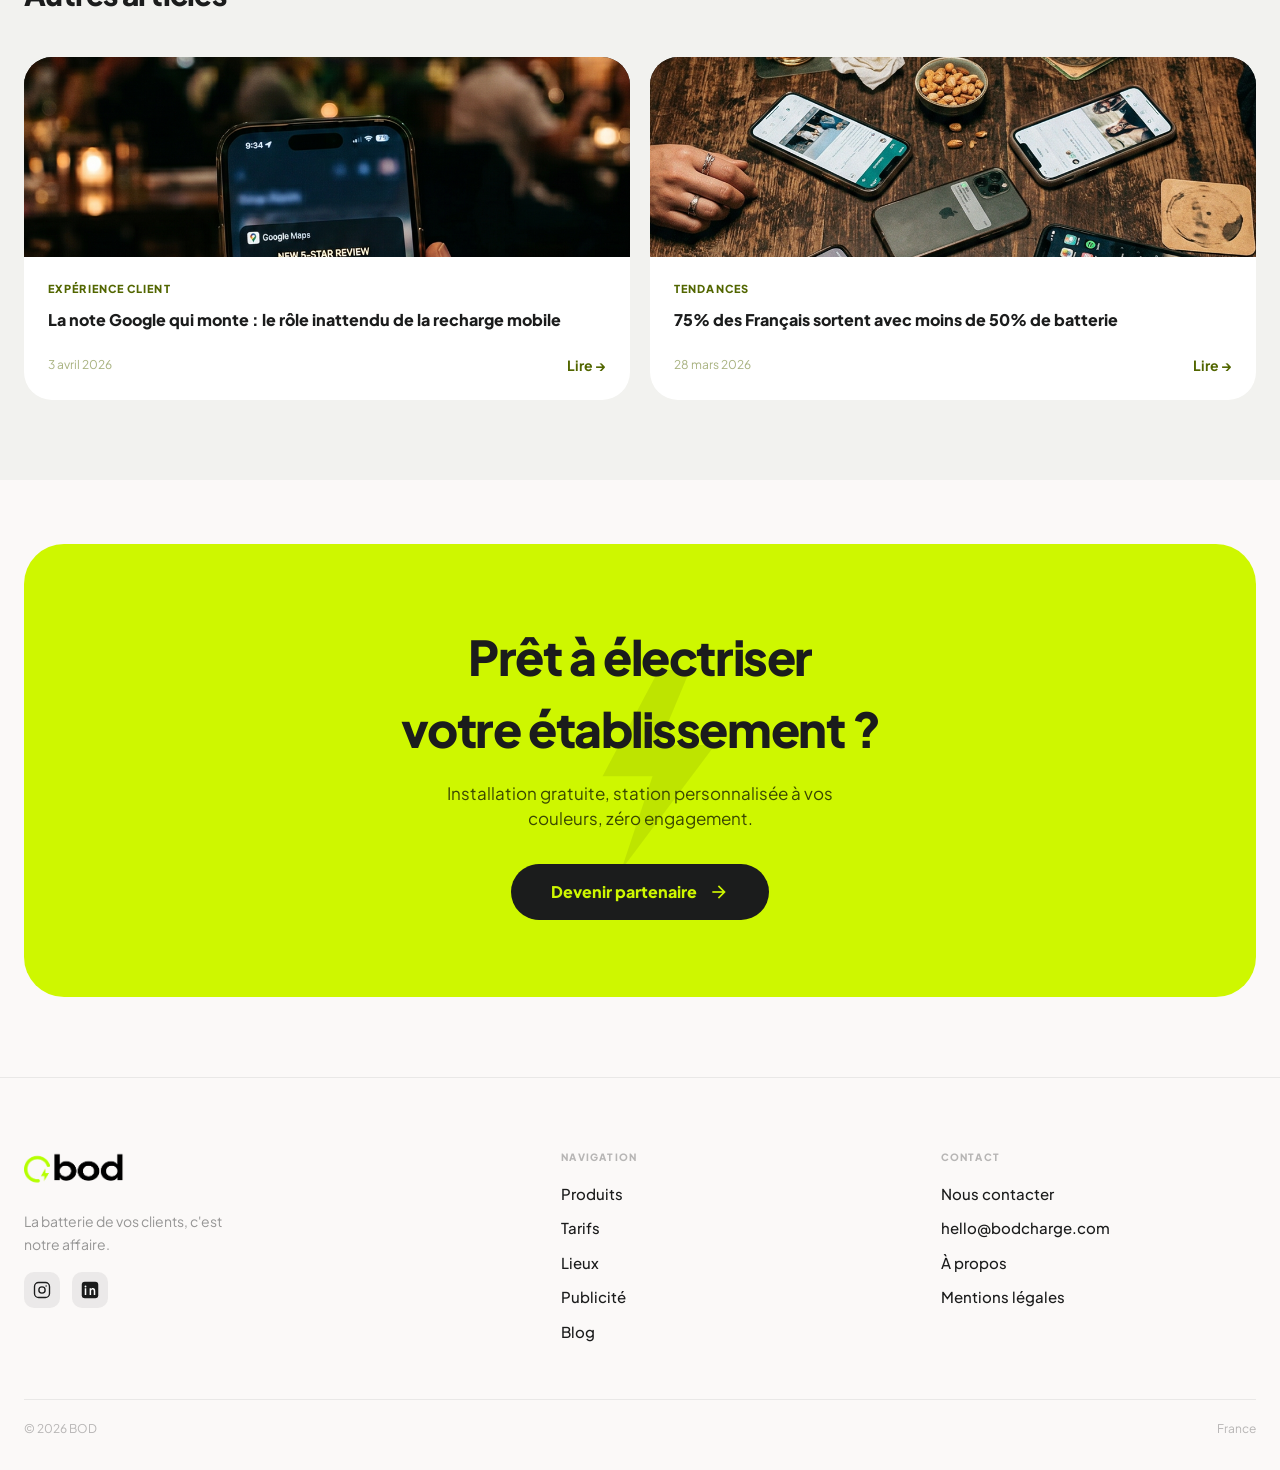
<file: blog-clients-deuxieme-commande.html>
<!DOCTYPE html>
<html class="light" lang="fr">
<head>
<meta charset="utf-8"/>
<meta content="width=device-width, initial-scale=1.0" name="viewport"/>
<title>Pourquoi vos clients repartent avant la deuxième commande — Blog BOD</title>
<meta name="description" content="Un client avec 5% de batterie commande son addition. Ce réflexe vous coûte plus que vous ne le pensez. Décryptage du phénomène battery anxiety et comment y remédier."/>
<link rel="canonical" href="https://bodcharge.com/blog-clients-deuxieme-commande"/>
<meta name="robots" content="index, follow"/>
<meta name="author" content="Alexis Astier"/>
<link rel="icon" type="image/png" href="/images/favicon.png?v=2"/>
<link rel="shortcut icon" href="/images/favicon.png?v=2"/>
<meta property="og:type" content="article"/>
<meta property="og:url" content="https://bodcharge.com/blog-clients-deuxieme-commande"/>
<meta property="og:title" content="Pourquoi vos clients repartent avant la deuxième commande — Blog BOD"/>
<meta property="og:description" content="Un client avec 5% de batterie commande son addition. Ce réflexe vous coûte plus que vous ne le pensez."/>
<meta property="og:image" content="https://bodcharge.com/images/blog-1-clients.png"/>
<meta property="og:site_name" content="Bod"/>
<meta property="article:published_time" content="2026-04-10"/>
<script type="application/ld+json">{"@context":"https://schema.org","@type":"Article","headline":"Pourquoi vos clients repartent avant la deuxième commande","description":"Un client avec 5% de batterie commande son addition. Ce réflexe vous coûte plus que vous ne le pensez. Décryptage du phénomène battery anxiety et comment y remédier.","image":"https://bodcharge.com/images/blog-1-clients.png","author":{"@type":"Person","name":"Alexis Astier","url":"https://www.linkedin.com/in/alexis-astier"},"publisher":{"@type":"Organization","name":"BOD","url":"https://bodcharge.com","logo":{"@type":"ImageObject","url":"https://bodcharge.com/images/logo-bod.png"}},"datePublished":"2026-04-10","dateModified":"2026-04-10","url":"https://bodcharge.com/blog-clients-deuxieme-commande","inLanguage":"fr-FR","wordCount":650,"keywords":["battery anxiety","powerbank partagée","restaurant bar","chiffre d'affaires","recharge mobile"]}</script>
<link rel="stylesheet" href="styles.css"/>
<link rel="preconnect" href="https://fonts.googleapis.com">
<link rel="preconnect" href="https://fonts.gstatic.com" crossorigin>
<link href="https://fonts.googleapis.com/css2?family=Plus+Jakarta+Sans:wght@300;400;500;600;700;800;900&family=Material+Symbols+Outlined:wght,FILL@100..700,0..1&display=swap" rel="stylesheet"/>
<script src="lang.js" defer></script>
<style>
  .material-symbols-outlined { font-variation-settings: 'FILL' 0, 'wght' 400, 'GRAD' 0, 'opsz' 24; }
  body { font-family: 'Plus Jakarta Sans', sans-serif; background-color: #fbf9f8; }
  .glass-nav { backdrop-filter: blur(20px); -webkit-backdrop-filter: blur(20px); }
  @media (min-width: 768px) { #menu-toggle { display: none !important; } #mobile-menu { display: none !important; } .nav-desktop-cta { display: inline-flex !important; } }
  @media (max-width: 767px) { .nav-desktop-cta { display: none !important; } #menu-toggle { display: flex !important; } }
  .reveal { opacity: 0; transform: translateY(24px); transition: opacity 0.6s ease, transform 0.6s ease; }
  .reveal.visible { opacity: 1; transform: translateY(0); }
  .card-lift { transition: transform 0.3s ease, box-shadow 0.3s ease; }
  .card-lift:hover { transform: translateY(-5px); box-shadow: 0 20px 44px rgba(0,0,0,0.10); }
  @keyframes fadeUp { from { opacity:0; transform:translateY(18px); } to { opacity:1; transform:translateY(0); } }
  .f0 { animation: fadeUp .7s ease forwards; }
  .f1 { animation: fadeUp .7s .1s ease forwards; opacity:0; }
  .f2 { animation: fadeUp .7s .2s ease forwards; opacity:0; }
  #rpb { position:fixed; top:0; left:0; height:3px; background:#cef700; z-index:9999; width:0; transition:width 80ms linear; pointer-events:none; }
  /* Article typography */
  .art p   { font-size:1.0625rem; line-height:1.9; color:#3d3d3d; margin-bottom:1.5rem; }
  .art h2  { font-size:clamp(1.25rem,2.5vw,1.5625rem); font-weight:900; color:#1b1c1c; letter-spacing:-.025em; line-height:1.15; margin-top:3rem; margin-bottom:1.1rem; padding-left:.875rem; border-left:3px solid #cef700; }
  .art ul  { list-style:none; padding:0; margin-bottom:1.5rem; }
  .art li  { display:flex; gap:.75rem; align-items:flex-start; font-size:1.0625rem; line-height:1.75; color:#3d3d3d; padding:.3rem 0; }
  .art li::before { content:'—'; color:#526600; font-weight:800; flex-shrink:0; }
  .art strong { font-weight:700; color:#1b1c1c; }
  .art a   { color:#526600; font-weight:600; text-decoration:underline; text-underline-offset:3px; }
  .art em  { font-style:italic; }
  .pq { background:#f3f8e2; border-left:4px solid #cef700; border-radius:0 1.125rem 1.125rem 0; padding:1.375rem 1.75rem; margin:2.25rem 0; }
  .pq p { font-size:1.0625rem !important; font-weight:700 !important; color:#1b1c1c !important; margin:0 !important; line-height:1.55; font-style:italic; }
</style>
</head>
<body class="bg-surface text-on-surface">
<div id="rpb"></div>

<!-- NAV -->
<header class="fixed top-0 w-full z-50 glass-nav bg-[#fbf9f8]/85 border-b border-black/5">
  <div class="max-w-7xl mx-auto px-6 py-4 flex justify-between items-center">
    <a href="index.html"><img src="images/logo-bod.png" alt="Bod" style="height:44px;width:auto;"/></a>
    <nav class="hidden md:flex items-center gap-8 font-medium text-sm text-on-surface-variant">
      <a href="produits.html" class="hover:text-on-surface transition-colors" data-i18n="nav.products">Produits</a>
      <a href="tarifs.html" class="hover:text-on-surface transition-colors" data-i18n="nav.tarifs">Tarifs</a>
      <a href="lieux.html" class="hover:text-on-surface transition-colors" data-i18n="nav.lieux">Lieux</a>
      <a href="publicite.html" class="hover:text-on-surface transition-colors" data-i18n="nav.pub">Publicité</a>
      <a href="blog.html" class="text-primary border-b-2 border-primary-container pb-0.5">Blog</a>
      <a href="a-propos.html" class="hover:text-on-surface transition-colors">À propos</a>
      <a href="contact.html" class="hover:text-on-surface transition-colors" data-i18n="nav.contact">Contact</a>
    </nav>
    <div class="flex items-center gap-3">
      <button id="lang-btn" class="flex items-center gap-1 px-3 py-1.5 rounded-full bg-surface-container-low text-xs font-bold text-on-surface hover:bg-surface-container transition-colors">
        <span id="lang-flag">🇫🇷</span><span id="lang-label" class="ml-1">FR</span>
        <span class="material-symbols-outlined text-on-surface-variant" style="font-size:13px;line-height:1;margin-left:2px;">expand_more</span>
      </button>
      <a href="partenaire.html" class="nav-desktop-cta hidden md:inline-flex bg-primary-container text-on-primary-container px-5 py-2.5 rounded-full font-bold text-sm hover:opacity-90 active:scale-95 transition-all">Devenir Partenaire</a>
      <button id="menu-toggle" class="md:hidden p-2 rounded-xl hover:bg-surface-container-low" aria-label="Menu">
        <span class="material-symbols-outlined text-on-surface" id="menu-icon">menu</span>
      </button>
    </div>
  </div>
</header>

<div id="mobile-menu" class="hidden fixed top-[73px] left-0 right-0 md:hidden" style="background:#fbf9f8;box-shadow:0 12px 40px rgba(0,0,0,0.12);z-index:200;border-radius:0 0 20px 20px;border-bottom:1px solid rgba(0,0,0,0.06);">
  <div style="padding:8px 16px 20px;">
    <a href="produits.html" style="display:flex;align-items:center;padding:14px 12px;font-size:16px;font-weight:600;color:#3a3a3a;border-radius:12px;text-decoration:none;margin-bottom:2px;">Produits</a>
    <a href="tarifs.html" style="display:flex;align-items:center;padding:14px 12px;font-size:16px;font-weight:600;color:#3a3a3a;border-radius:12px;text-decoration:none;margin-bottom:2px;">Tarifs</a>
    <a href="lieux.html" style="display:flex;align-items:center;padding:14px 12px;font-size:16px;font-weight:600;color:#3a3a3a;border-radius:12px;text-decoration:none;margin-bottom:2px;">Lieux</a>
    <a href="publicite.html" style="display:flex;align-items:center;padding:14px 12px;font-size:16px;font-weight:600;color:#3a3a3a;border-radius:12px;text-decoration:none;margin-bottom:2px;">Publicité</a>
    <a href="blog.html" style="display:flex;align-items:center;padding:14px 12px;font-size:16px;font-weight:600;color:#526600;border-radius:12px;text-decoration:none;margin-bottom:2px;">Blog</a>
    <a href="contact.html" style="display:flex;align-items:center;padding:14px 12px;font-size:16px;font-weight:600;color:#3a3a3a;border-radius:12px;text-decoration:none;margin-bottom:2px;">Contact</a>
    <a href="a-propos.html" style="display:flex;align-items:center;padding:14px 12px;font-size:16px;font-weight:600;color:#3a3a3a;border-radius:12px;text-decoration:none;margin-bottom:12px;">À propos</a>
    <a href="partenaire.html" style="display:flex;align-items:center;justify-content:center;padding:15px;background:#cef700;color:#1a2e00;border-radius:100px;font-size:15px;font-weight:700;text-decoration:none;">Devenir Partenaire</a>
  </div>
</div>

<main>

<!-- HERO DARK -->
<section style="background:#1b1c1c; padding-top:clamp(96px,18vw,128px); padding-bottom:clamp(56px,8vw,88px);">
  <div style="max-width:780px; margin:0 auto; padding:0 1.5rem;">
    <a href="blog.html" class="f0" style="display:inline-flex;align-items:center;gap:8px;font-size:.75rem;font-weight:700;text-transform:uppercase;letter-spacing:.1em;color:rgba(251,249,248,.35);text-decoration:none;margin-bottom:2rem;">
      <span class="material-symbols-outlined" style="font-size:15px;">arrow_back</span> Blog BOD
    </a>
    
    <h1 class="f1" style="font-size:clamp(1.875rem,5vw,3.125rem);font-weight:900;letter-spacing:-.03em;line-height:1.05;color:#fbf9f8;margin-bottom:1.75rem;">Pourquoi vos clients repartent<br/>avant la deuxième commande</h1>
    <div class="f2" style="display:flex;flex-wrap:wrap;align-items:center;gap:12px 20px;font-size:.875rem;color:rgba(251,249,248,.35);">
      <span style="display:flex;align-items:center;gap:8px;">
        <span style="width:28px;height:28px;border-radius:50%;background:rgba(206,247,0,.12);display:flex;align-items:center;justify-content:center;flex-shrink:0;">
          <span class="material-symbols-outlined" style="font-size:15px;color:#cef700;">person</span>
        </span>Alexis Astier
      </span>
      <span>·</span><span>10 avril 2026</span><span>·</span><span>5 min de lecture</span>
    </div>
  </div>
</section>

<!-- IMAGE BANNER -->
<div style="position:relative;background:#1b1c1c;height:clamp(280px,42vw,500px);overflow:hidden;">
  
  <img src="images/blog-1-clients.png" alt="Couple dans un bar avec smartphone en faible batterie" style="position:absolute;top:0;left:0;width:100%;height:100%;object-fit:cover;object-position:center 15%;" onerror="this.style.display='none'"/>
  <div style="position:absolute;bottom:0;left:0;right:0;height:120px;background:linear-gradient(to bottom,rgba(251,249,248,0),#fbf9f8);pointer-events:none;"></div>
</div>

<!-- ARTICLE CONTENT -->
<div style="padding:0 1.5rem 5rem;">
  <div class="art" style="max-width:680px;margin:0 auto;">

    <p style="font-size:1.125rem;font-weight:600;color:#1b1c1c;line-height:1.8;margin-bottom:2.25rem;padding-bottom:2.25rem;border-bottom:1px solid rgba(0,0,0,.08);">Un client à 5% de batterie ne pense plus à commander une autre tournée. Il pense à rentrer chez lui. Ce comportement — discret, universel, mesurable — impacte directement votre chiffre d'affaires.</p>

    <h2>Le phénomène "battery anxiety" en chiffres</h2>
    <p>Une <a href="https://www.prnewswire.com/news-releases/new-lg-survey-finds-that-nine-in-10-americans-feel-phone-battery-anxiety-300362656.html" target="_blank" rel="noopener">étude menée par LG Electronics</a> révèle que 9 adultes sur 10 ressentent de l'anxiété lorsque leur batterie descend sous les 20%. Cette anxiété modifie le comportement de consommation bien avant que le téléphone ne s'éteigne.</p>
    <p>Dans un contexte de bar ou restaurant, voici ce qui se passe concrètement :</p>
    <ul>
      <li>Le client vérifie son téléphone toutes les 5 minutes</li>
      <li>Il perd le fil de la conversation</li>
      <li>Il cherche des yeux une prise secteur — souvent introuvable</li>
      <li>Il anticipe son départ mentalement, avant même d'avoir terminé son verre</li>
    </ul>
    <p>Résultat : durée de présence raccourcie, consommation supplémentaire évitée, expérience globale jugée moins positive.</p>

    <div class="pq"><p>9 adultes sur 10 ressentent de l'anxiété quand leur batterie passe sous 20%. Cette anxiété modifie les comportements d'achat bien avant que le téléphone ne s'éteigne.</p></div>

    <h2>Ce que ça coûte à votre établissement</h2>
    <p>La durée moyenne de passage dans un bar ou restaurant est de 45 à 90 minutes. Chaque minute supplémentaire représente une opportunité de consommation additionnelle — un dessert, une boisson, un café.</p>
    <p>Si un client part 15 minutes plus tôt parce qu'il stress pour sa batterie, vous perdez statistiquement entre 3€ et 8€ de CA par visite. Multiplié par vos couverts quotidiens, l'effet est significatif.</p>
    <p>Un client stressé repart aussi avec une impression négative. Pas de vous directement — mais de l'expérience globale. Et ça se retrouve dans les avis Google.</p>

    <h2>Pourquoi la prise secteur ne suffit pas</h2>
    <ul>
      <li><strong>Ça immobilise le client</strong> — branché, il ne peut pas rejoindre ses amis en terrasse ni circuler librement.</li>
      <li><strong>C'est inesthétique</strong> — une rampe de prises avec 4 chargeurs qui pendent, c'est une verrue dans un espace soigné.</li>
      <li><strong>Ça crée de la friction</strong> — mauvais câble, mauvaise place, toute une table monopolisée.</li>
    </ul>
    <p>L'ère du "chargeur au comptoir" appartient aux années 2010. Les clients de 2026 veulent de la mobilité.</p>

    <h2>La station partagée : ce que ça change</h2>
    <p>Avec une station BOD, le client prend une powerbank, la glisse dans sa poche, et <strong>continue sa soirée normalement</strong>. Il n'est plus limité à un endroit — il circule, il consomme, il s'attarde.</p>
    <p>Le service devient <strong>invisible et naturel</strong>, exactement comme des toilettes propres ou un vestiaire bien tenu. Personne ne le mentionne exprès — mais tout le monde le note mentalement.</p>

    <div class="pq"><p>"La liberté de rester, c'est la liberté de consommer." Un client qui ne stress pas pour sa batterie est un client qui commande une deuxième tournée.</p></div>

    <h2>Ce qu'on observe</h2>
    <ul>
      <li>Les clients utilisent la station spontanément, sans que le personnel ait besoin de la signaler</li>
      <li>Certains reviennent spécifiquement parce que la station est disponible</li>
      <li>Des mentions de la station apparaissent naturellement dans les avis Google positifs</li>
    </ul>
    <p>Ce dernier point est particulièrement intéressant — nous l'explorons dans notre article sur <a href="blog-note-google.html">l'impact de la recharge mobile sur la note Google</a>.</p>

    <h2>En résumé</h2>
    <p>La battery anxiety est réelle, documentée, et coûte de l'argent. Contrairement à d'autres améliorations — rénovation, recrutement, formation — une station BOD s'installe en 30 minutes, sans travaux, sans abonnement, et génère des revenus publicitaires pour votre établissement.</p>
    <p>La deuxième commande, c'est aussi simple que ça.</p>

    <h2>Questions fréquentes</h2>

    <h3>Qu'est-ce que la battery anxiety ?</h3>
    <p>La battery anxiety désigne l'anxiété ressentie par un utilisateur de smartphone lorsque son niveau de batterie devient faible. Selon une étude LG Electronics, 9 adultes sur 10 ressentent ce stress dès que la batterie descend sous 20%. Ce phénomène modifie le comportement d'achat : le client anticipe mentalement son départ bien avant d'avoir terminé sa consommation.</p>

    <h3>Comment une station BOD améliore-t-elle la durée de visite des clients ?</h3>
    <p>En proposant une batterie portable à louer sur place, la station BOD supprime le principal déclencheur de départ anticipé. Le client n'est plus immobilisé près d'une prise — il circule librement avec sa powerbank en poche, continue de consommer et prolonge naturellement sa présence dans l'établissement.</p>

    <h3>Combien de chiffre d'affaires peut-on perdre à cause d'un départ anticipé ?</h3>
    <p>Si un client part 15 minutes plus tôt à cause du stress de batterie, l'établissement perd statistiquement entre 3€ et 8€ de consommation additionnelle par visite (dessert, boisson, café). Sur 50 couverts par jour, cela représente entre 150€ et 400€ de manque à gagner quotidien potentiel.</p>

    <h3>Pourquoi la prise secteur classique ne suffit-elle pas ?</h3>
    <p>Une prise secteur immobilise le client à un endroit fixe, loin de sa table ou de ses amis. Elle est souvent inesthétique et crée de la friction (mauvais câble, mauvaise position). Une station de powerbanks partagées résout ces inconvénients : le client est mobile, l'expérience reste fluide et l'espace de l'établissement n'est pas dégradé.</p>

    <h3>Comment installer une station BOD dans mon établissement ?</h3>
    <p>L'installation est entièrement gratuite et gérée par BOD. La station est livrée, configurée et mise en service en moins de 30 minutes, sans travaux. L'établissement n'a besoin que d'une prise électrique standard. La maintenance est assurée sous 72 heures. Aucun engagement contractuel — la convention est résiliable à tout moment.</p>

  </div>
</div>

<!-- AUTRES ARTICLES -->
<section style="background:#f2f2ef;padding:4rem 1.5rem 5rem;">
  <div class="max-w-7xl mx-auto">
    <div style="display:flex;align-items:center;justify-content:space-between;margin-bottom:2.5rem;" class="reveal">
      <h2 style="font-size:clamp(1.375rem,3vw,1.875rem);font-weight:900;letter-spacing:-.025em;color:#1b1c1c;">Autres articles</h2>
      <a href="blog.html" style="display:none;" class="hidden md:flex items-center gap-2 text-sm font-bold text-primary hover:gap-4 transition-all">Voir tout <span class="material-symbols-outlined" style="font-size:18px;">arrow_forward</span></a>
      <a href="blog.html" class="hidden md:inline-flex items-center gap-2 text-sm font-bold text-primary" style="text-decoration:none;font-weight:700;">Voir tout →</a>
    </div>
    <div style="display:grid;grid-template-columns:repeat(auto-fit,minmax(280px,1fr));gap:1.25rem;">

      <a href="blog-note-google.html" class="card-lift reveal" style="background:#fff;border-radius:1.75rem;overflow:hidden;display:flex;flex-direction:column;text-decoration:none;">
        <div style="position:relative;background:#1b1c1c;height:200px;overflow:hidden;">
          
          <img src="/images/blog-2-note-google.png" alt="Note Google restaurant" style="position:absolute;top:0;left:0;width:100%;height:100%;object-fit:cover;object-position:center 25%;" onerror="this.style.display='none'"/>
        </div>
        <div style="padding:1.5rem;display:flex;flex-direction:column;flex:1;gap:.75rem;">
          <div style="font-size:.6875rem;font-weight:900;text-transform:uppercase;letter-spacing:.1em;color:#526600;">Expérience client</div>
          <h3 style="font-size:1rem;font-weight:800;color:#1b1c1c;line-height:1.35;margin:0;">La note Google qui monte : le rôle inattendu de la recharge mobile</h3>
          <div style="margin-top:auto;padding-top:.75rem;display:flex;align-items:center;justify-content:space-between;">
            <span style="font-size:.75rem;color:rgba(82,102,0,.5);">3 avril 2026</span>
            <span style="font-size:.875rem;font-weight:700;color:#526600;">Lire →</span>
          </div>
        </div>
      </a>

      <a href="blog-75-pourcent-batterie.html" class="card-lift reveal" style="background:#fff;border-radius:1.75rem;overflow:hidden;display:flex;flex-direction:column;text-decoration:none;">
        <div style="position:relative;background:#1b1c1c;height:200px;overflow:hidden;">
          
          <img src="/images/blog-3-tendances.png" alt="Tendances mobiles" style="position:absolute;top:0;left:0;width:100%;height:100%;object-fit:cover;object-position:center 30%;" onerror="this.style.display='none'"/>
        </div>
        <div style="padding:1.5rem;display:flex;flex-direction:column;flex:1;gap:.75rem;">
          <div style="font-size:.6875rem;font-weight:900;text-transform:uppercase;letter-spacing:.1em;color:#526600;">Tendances</div>
          <h3 style="font-size:1rem;font-weight:800;color:#1b1c1c;line-height:1.35;margin:0;">75% des Français sortent avec moins de 50% de batterie</h3>
          <div style="margin-top:auto;padding-top:.75rem;display:flex;align-items:center;justify-content:space-between;">
            <span style="font-size:.75rem;color:rgba(82,102,0,.5);">28 mars 2026</span>
            <span style="font-size:.875rem;font-weight:700;color:#526600;">Lire →</span>
          </div>
        </div>
      </a>

    </div>
  </div>
</section>

<!-- CTA -->
<section style="padding:4rem 1.5rem 5rem;">
  <div class="max-w-7xl mx-auto">
    <div class="reveal" style="background:#cef700;border-radius:2.5rem;padding:clamp(2.5rem,6vw,5rem);text-align:center;position:relative;overflow:hidden;">
      <div style="position:absolute;inset:0;display:flex;align-items:center;justify-content:center;pointer-events:none;">
        <svg style="width:min(55%,400px);opacity:.07;" viewBox="0 0 32 32" fill="none"><path d="M17.5 8L13 16.5H17L14.5 24L22 14H17.5L20 8H17.5Z" fill="#000"/></svg>
      </div>
      <h2 style="font-size:clamp(1.75rem,4vw,3rem);font-weight:900;letter-spacing:-.03em;color:#1b1c1c;margin-bottom:1rem;position:relative;z-index:1;">Prêt à électriser<br/>votre établissement ?</h2>
      <p style="font-size:1.0625rem;color:#3a4800;margin-bottom:2rem;max-width:420px;margin-left:auto;margin-right:auto;position:relative;z-index:1;">Installation gratuite, station personnalisée à vos couleurs, zéro engagement.</p>
      <a href="partenaire.html" style="display:inline-flex;align-items:center;gap:.75rem;background:#1b1c1c;color:#cef700;padding:1rem 2.5rem;border-radius:100px;font-size:1rem;font-weight:900;text-decoration:none;position:relative;z-index:1;transition:transform .2s;" onmouseover="this.style.transform='scale(1.04)'" onmouseout="this.style.transform='scale(1)'">
        Devenir partenaire <span class="material-symbols-outlined" style="font-size:20px;">arrow_forward</span>
      </a>
    </div>
  </div>
</section>

</main>

<!-- FOOTER -->
<footer style="background:#fbf9f8;border-top:1px solid rgba(27,28,28,0.08);padding:clamp(48px,7vw,72px) 24px 32px;">
  <div style="max-width:1280px;margin:0 auto;">
    <div style="display:grid;grid-template-columns:1.5fr 1fr 1fr;gap:clamp(24px,5vw,64px);margin-bottom:clamp(32px,5vw,56px);">

      <div>
        <a href="index.html" style="display:inline-block;margin-bottom:16px;">
          <img src="/images/logo-bod.png" alt="Bod" style="height:38px;width:auto;"/>
        </a>
        <p style="font-size:.875rem;color:rgba(27,28,28,0.45);max-width:220px;line-height:1.65;margin:0;" data-i18n="footer.tagline">La batterie de vos clients, c'est notre affaire.</p>
        <div style="display:flex;gap:12px;margin-top:16px;">
          <a href="https://www.instagram.com/bod.charge/" target="_blank" rel="noopener" style="display:flex;align-items:center;justify-content:center;width:36px;height:36px;border-radius:10px;background:rgba(27,28,28,0.07);transition:background .15s;" onmouseover="this.style.background='rgba(27,28,28,0.14)'" onmouseout="this.style.background='rgba(27,28,28,0.07)'">
            <svg width="18" height="18" viewBox="0 0 24 24" fill="none" xmlns="http://www.w3.org/2000/svg"><rect x="2" y="2" width="20" height="20" rx="5.5" stroke="#1b1c1c" stroke-width="1.8"/><circle cx="12" cy="12" r="4.2" stroke="#1b1c1c" stroke-width="1.8"/><circle cx="17.5" cy="6.5" r="1" fill="#1b1c1c"/></svg>
          </a>
          <a href="https://www.linkedin.com/company/bodcharge/" target="_blank" rel="noopener" style="display:flex;align-items:center;justify-content:center;width:36px;height:36px;border-radius:10px;background:rgba(27,28,28,0.07);transition:background .15s;" onmouseover="this.style.background='rgba(27,28,28,0.14)'" onmouseout="this.style.background='rgba(27,28,28,0.07)'">
            <svg width="18" height="18" viewBox="0 0 24 24" fill="#1b1c1c" xmlns="http://www.w3.org/2000/svg"><rect x="1" y="1" width="22" height="22" rx="4" fill="#1b1c1c"/><path d="M7 9.5H5v9h2v-9ZM6 8.5a1.25 1.25 0 1 0 0-2.5 1.25 1.25 0 0 0 0 2.5ZM19 13.2c0-2.5-1.1-4-3.2-4-1.1 0-2 .6-2.3 1.5V9.5h-2v9h2v-5c0-1.3.6-2.2 1.8-2.2 1.1 0 1.7.8 1.7 2.2v5H19v-5.3Z" fill="white"/></svg>
          </a>
        </div>
      </div>

      <div>
        <div style="font-size:.625rem;font-weight:900;letter-spacing:.12em;text-transform:uppercase;color:rgba(27,28,28,0.3);margin-bottom:18px;">Navigation</div>
        <div style="display:flex;flex-direction:column;gap:12px;">
          <a href="produits.html" style="font-size:.9375rem;font-weight:500;color:#1b1c1c;text-decoration:none;transition:opacity .15s;" onmouseover="this.style.opacity='.4'" onmouseout="this.style.opacity='1'">Produits</a>
          <a href="tarifs.html" style="font-size:.9375rem;font-weight:500;color:#1b1c1c;text-decoration:none;transition:opacity .15s;" onmouseover="this.style.opacity='.4'" onmouseout="this.style.opacity='1'">Tarifs</a>
          <a href="lieux.html" style="font-size:.9375rem;font-weight:500;color:#1b1c1c;text-decoration:none;transition:opacity .15s;" onmouseover="this.style.opacity='.4'" onmouseout="this.style.opacity='1'">Lieux</a>
          <a href="publicite.html" style="font-size:.9375rem;font-weight:500;color:#1b1c1c;text-decoration:none;transition:opacity .15s;" onmouseover="this.style.opacity='.4'" onmouseout="this.style.opacity='1'">Publicité</a>
          <a href="blog.html" style="font-size:.9375rem;font-weight:500;color:#1b1c1c;text-decoration:none;transition:opacity .15s;" onmouseover="this.style.opacity='.4'" onmouseout="this.style.opacity='1'">Blog</a>
        </div>
      </div>

      <div>
        <div style="font-size:.625rem;font-weight:900;letter-spacing:.12em;text-transform:uppercase;color:rgba(27,28,28,0.3);margin-bottom:18px;">Contact</div>
        <div style="display:flex;flex-direction:column;gap:12px;">
          <a href="contact.html" style="font-size:.9375rem;font-weight:500;color:#1b1c1c;text-decoration:none;transition:opacity .15s;" onmouseover="this.style.opacity='.4'" onmouseout="this.style.opacity='1'">Nous contacter</a>
          <a href="mailto:hello@bodcharge.com" style="font-size:.9375rem;font-weight:500;color:#1b1c1c;text-decoration:none;transition:opacity .15s;" onmouseover="this.style.opacity='.4'" onmouseout="this.style.opacity='1'">hello@bodcharge.com</a>
          <a href="a-propos.html" style="font-size:.9375rem;font-weight:500;color:#1b1c1c;text-decoration:none;transition:opacity .15s;" onmouseover="this.style.opacity='.4'" onmouseout="this.style.opacity='1'">À propos</a>
          <a href="mentions-legales.html" style="font-size:.9375rem;font-weight:500;color:#1b1c1c;text-decoration:none;transition:opacity .15s;" onmouseover="this.style.opacity='.4'" onmouseout="this.style.opacity='1'">Mentions légales</a>
        </div>
      </div>

    </div>
    <div style="border-top:1px solid rgba(27,28,28,0.08);padding-top:20px;display:flex;justify-content:space-between;align-items:center;flex-wrap:wrap;gap:8px;">
      <p style="font-size:.75rem;color:rgba(27,28,28,0.3);margin:0;">© 2026 BOD</p>
      <p style="font-size:.75rem;color:rgba(27,28,28,0.3);margin:0;">France</p>
    </div>
  </div>
</footer>

<script>
  const t=document.getElementById('menu-toggle'),m=document.getElementById('mobile-menu'),ic=document.getElementById('menu-icon');
  if(t)t.addEventListener('click',()=>{m.classList.toggle('hidden');ic.textContent=m.classList.contains('hidden')?'menu':'close';});
  const b=document.getElementById('rpb');
  window.addEventListener('scroll',()=>{const d=document.documentElement;b.style.width=(d.scrollTop/(d.scrollHeight-d.clientHeight)*100)+'%';},{passive:true});
  const rv=document.querySelectorAll('.reveal');
  const ob=new IntersectionObserver(e=>{e.forEach(x=>{if(x.isIntersecting){x.target.classList.add('visible');ob.unobserve(x.target);}});},{threshold:.1});
  rv.forEach(el=>ob.observe(el));
  document.addEventListener('DOMContentLoaded',()=>{const l=getLang();applyLang(l);document.getElementById('lang-flag').textContent=l==='fr'?'🇫🇷':'🇬🇧';document.getElementById('lang-label').textContent=l.toUpperCase();});
  document.getElementById('lang-btn').addEventListener('click',()=>{const n=getLang()==='fr'?'en':'fr';applyLang(n);document.getElementById('lang-flag').textContent=n==='fr'?'🇫🇷':'🇬🇧';document.getElementById('lang-label').textContent=n.toUpperCase();});
</script>
</body>
</html>
</file>
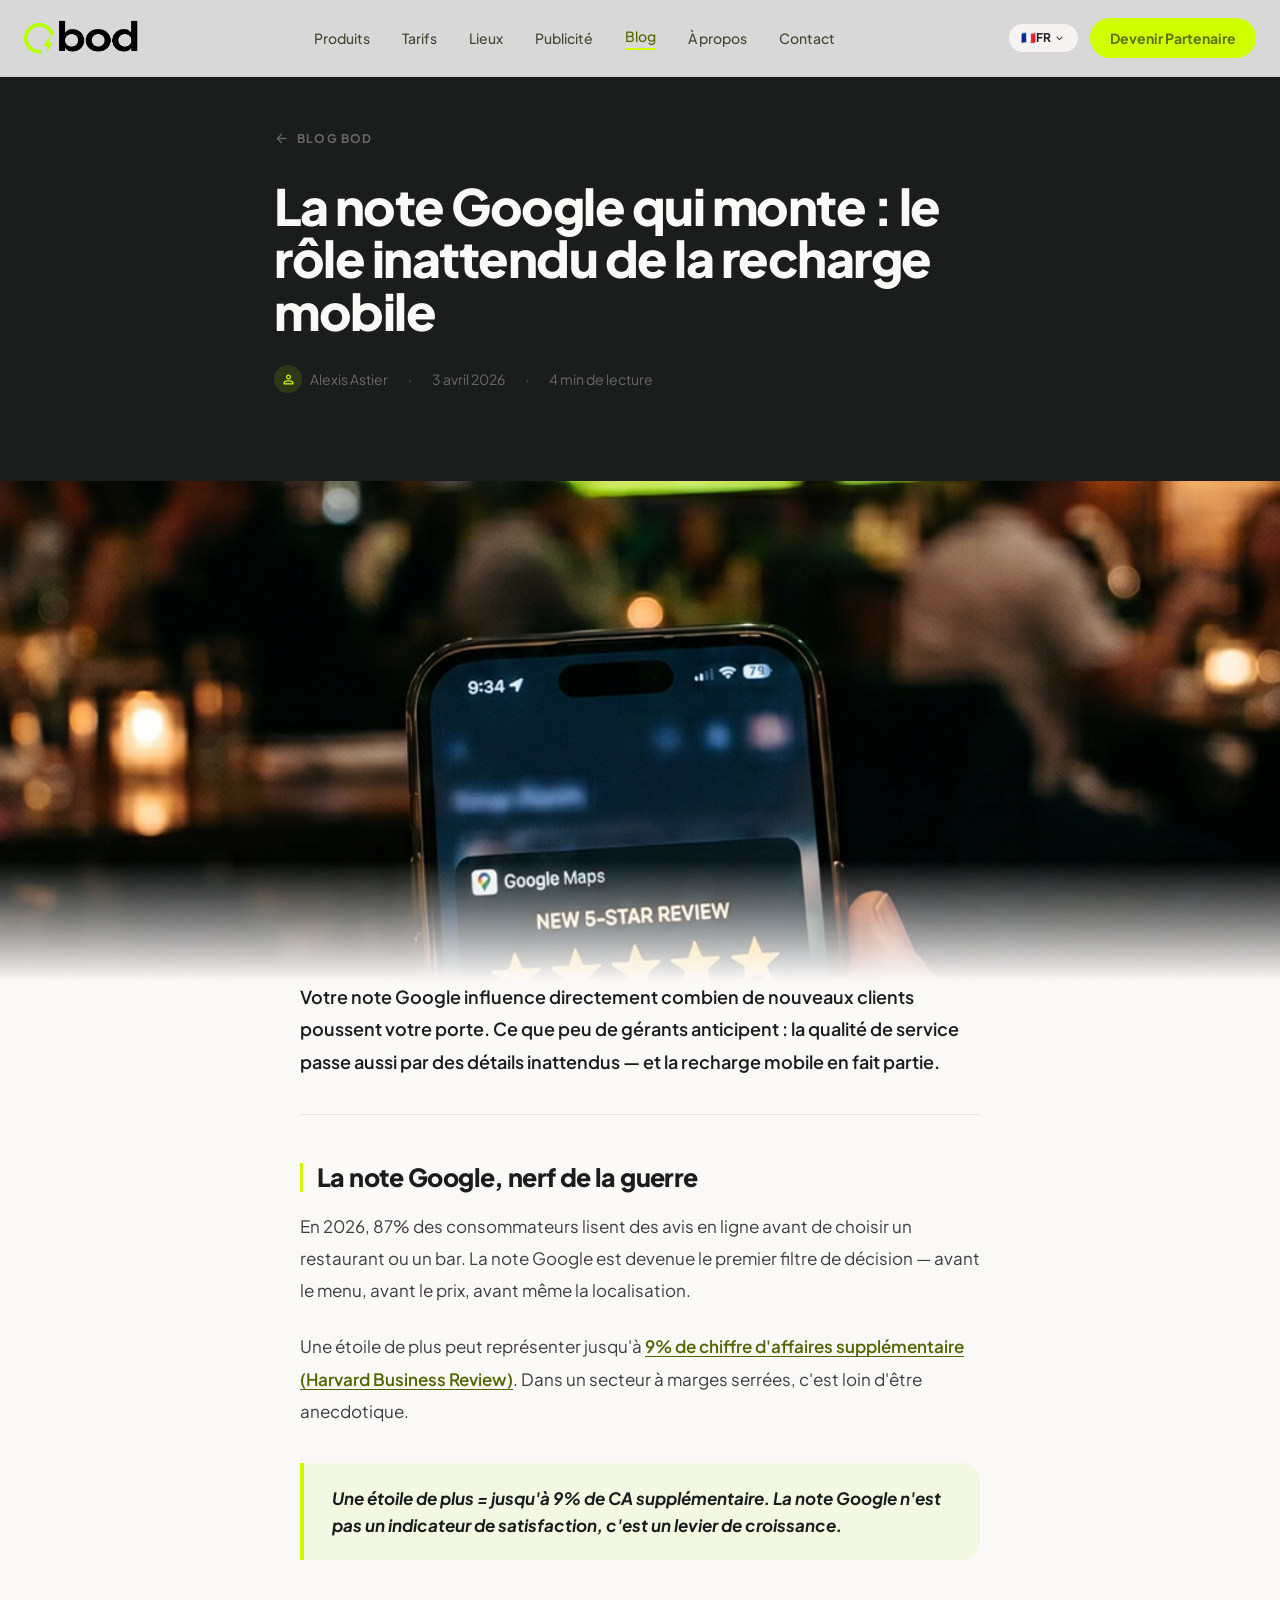
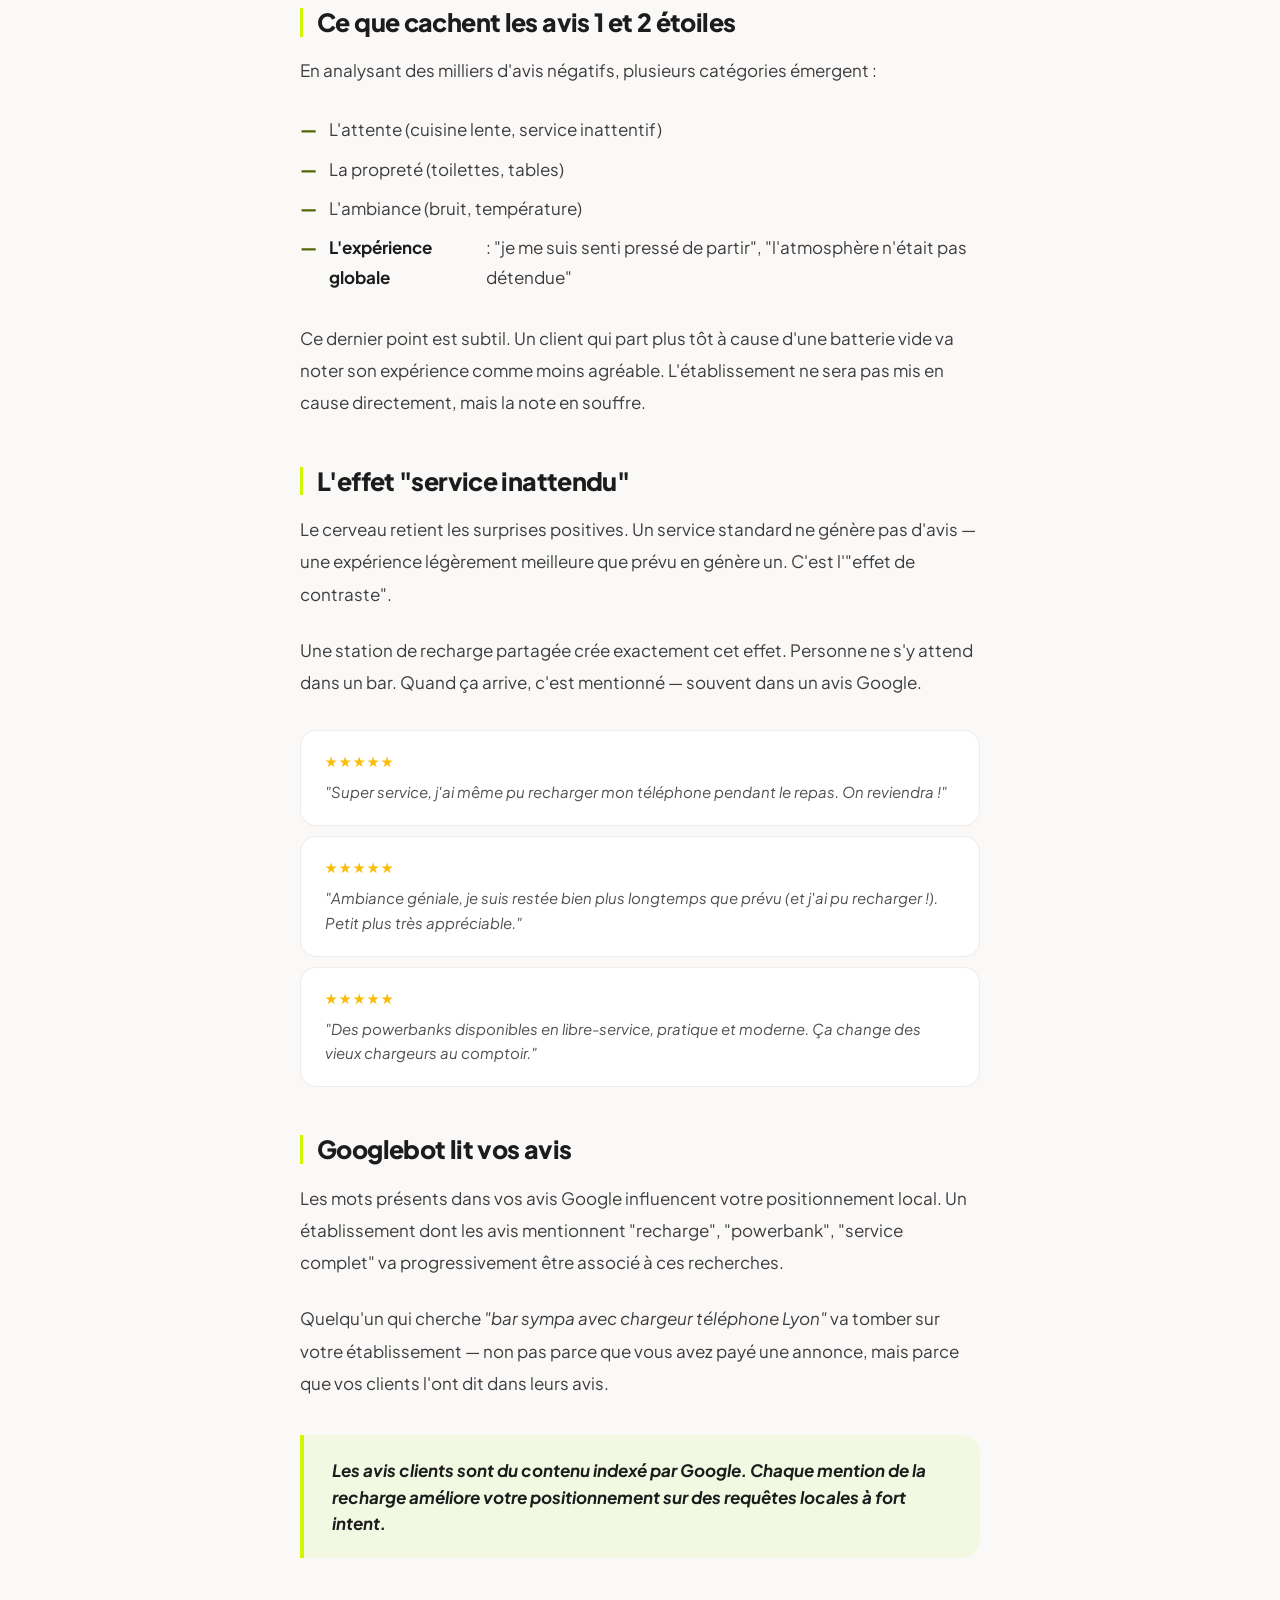
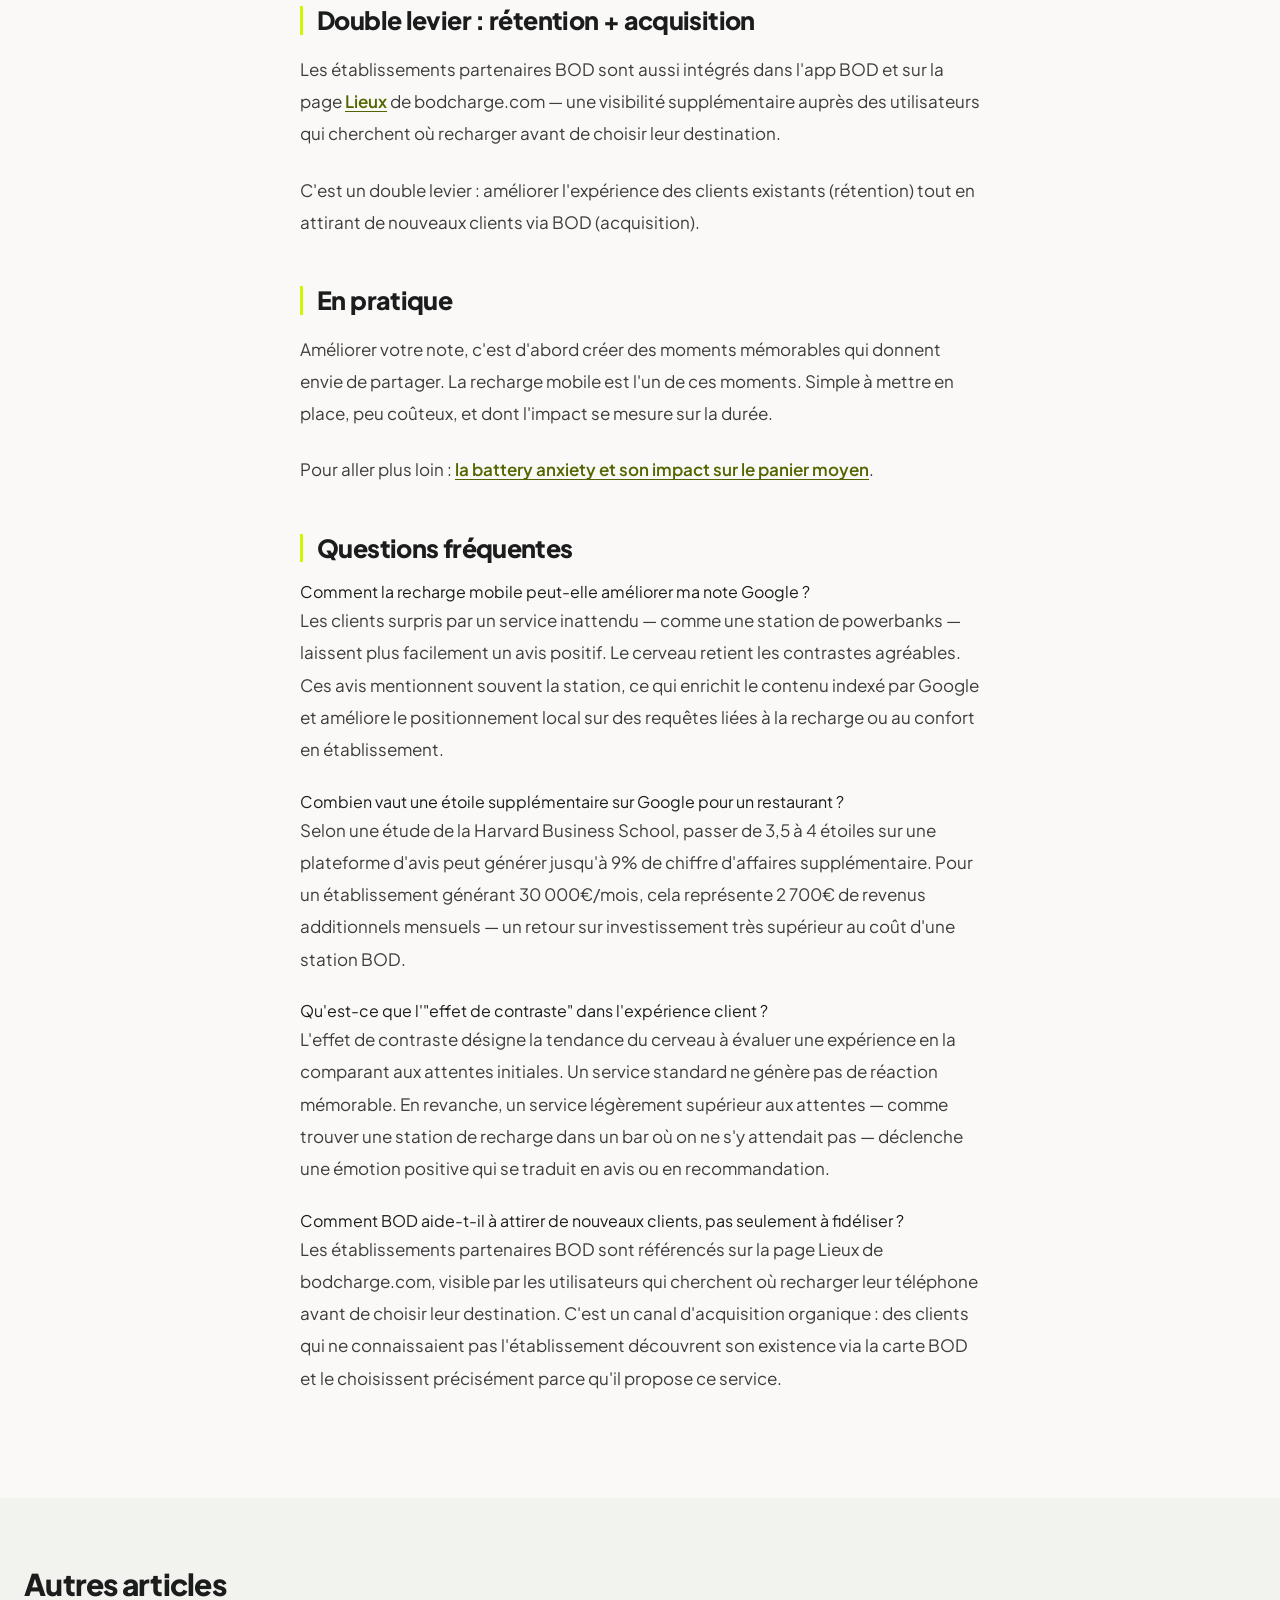
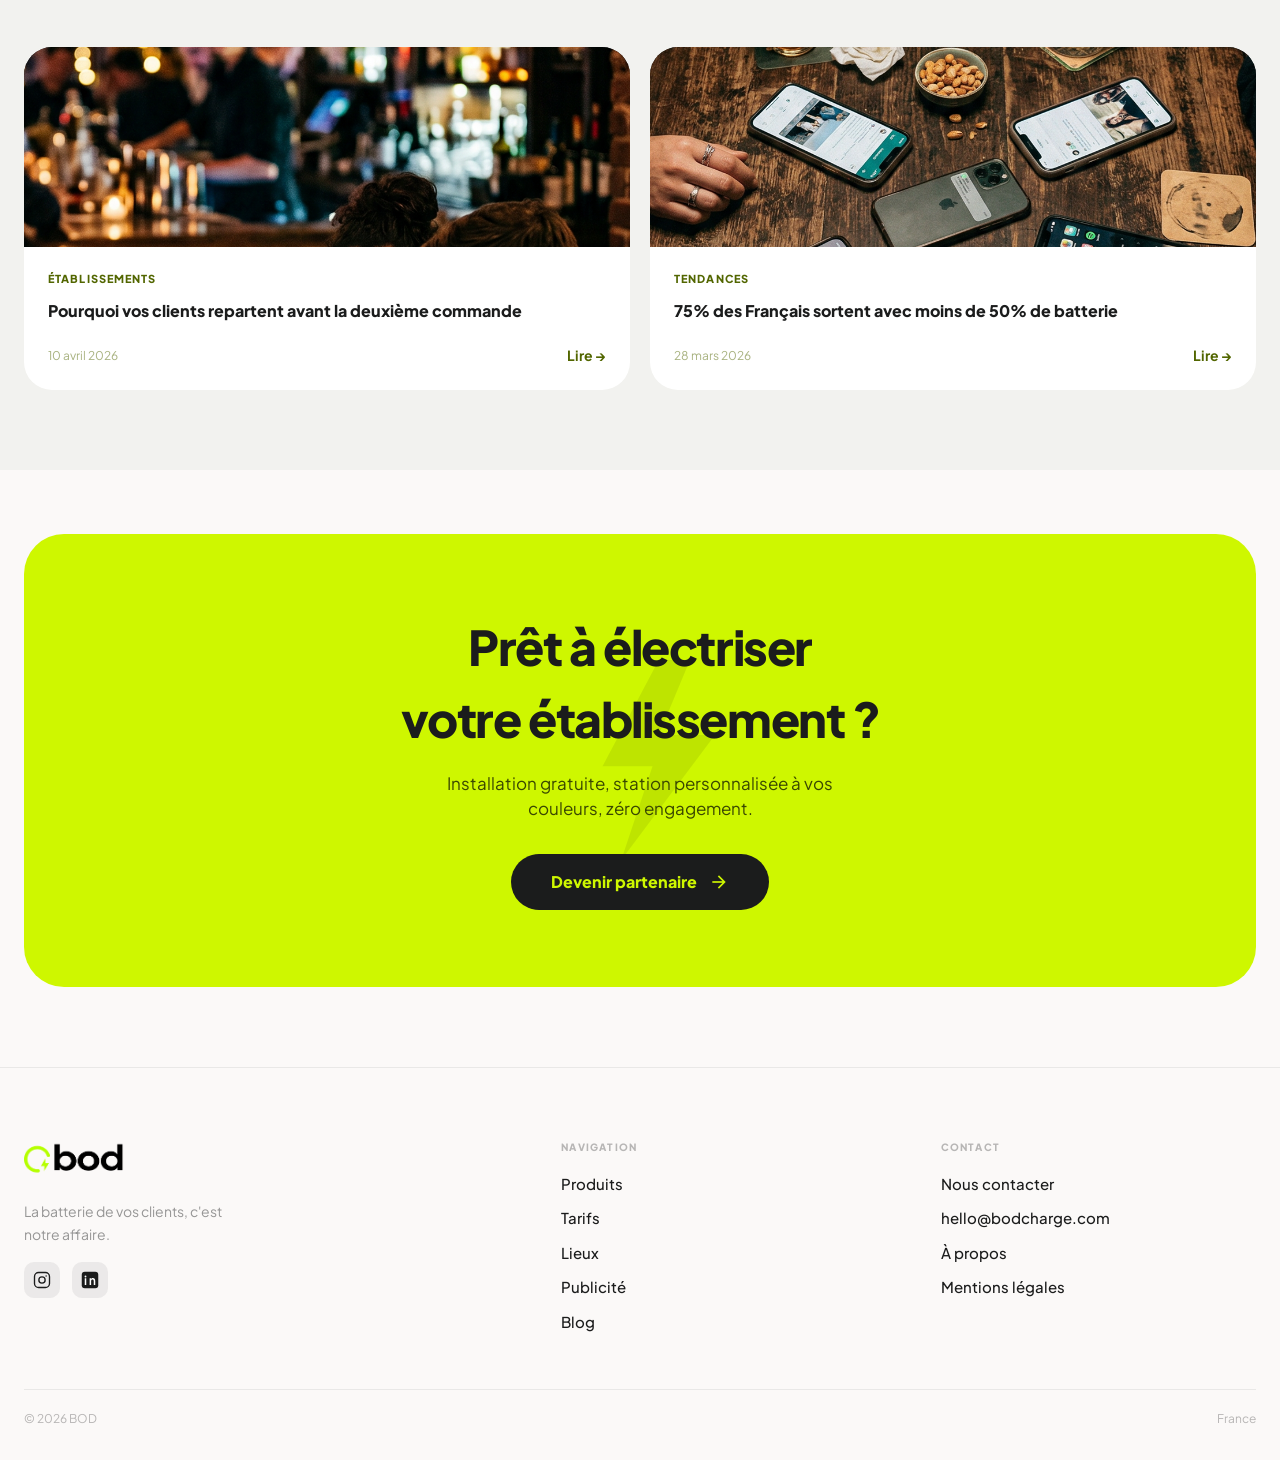
<file: blog-note-google.html>
<!DOCTYPE html>
<html class="light" lang="fr">
<head>
<meta charset="utf-8"/>
<meta content="width=device-width, initial-scale=1.0" name="viewport"/>
<title>La note Google qui monte : le rôle inattendu de la recharge mobile — Blog BOD</title>
<meta name="description" content="Les établissements qui proposent une recharge partagée observent une progression de leur note Google. Pourquoi ? Les données et le mécanisme expliqués."/>
<link rel="canonical" href="https://bodcharge.com/blog-note-google"/>
<meta name="robots" content="index, follow"/>
<meta name="author" content="Alexis Astier"/>
<link rel="icon" type="image/png" href="/images/favicon.png?v=2"/>
<link rel="shortcut icon" href="/images/favicon.png?v=2"/>
<meta property="og:type" content="article"/>
<meta property="og:url" content="https://bodcharge.com/blog-note-google"/>
<meta property="og:title" content="La note Google qui monte : le rôle inattendu de la recharge mobile"/>
<meta property="og:description" content="Les établissements qui proposent une recharge partagée observent une progression de leur note Google."/>
<meta property="og:image" content="https://bodcharge.com/images/blog-2-note-google.png"/>
<meta property="og:site_name" content="Bod"/>
<meta property="article:published_time" content="2026-04-03"/>
<script type="application/ld+json">{"@context":"https://schema.org","@type":"Article","headline":"La note Google qui monte : le rôle inattendu de la recharge mobile","description":"Les établissements qui proposent une recharge partagée observent une progression de leur note Google. Pourquoi ? Les données et le mécanisme expliqués.","image":"https://bodcharge.com/images/blog-2-note-google.png","author":{"@type":"Person","name":"Alexis Astier","url":"https://www.linkedin.com/in/alexis-astier"},"publisher":{"@type":"Organization","name":"BOD","url":"https://bodcharge.com","logo":{"@type":"ImageObject","url":"https://bodcharge.com/images/logo-bod.png"}},"datePublished":"2026-04-03","dateModified":"2026-04-03","url":"https://bodcharge.com/blog-note-google","inLanguage":"fr-FR","wordCount":870,"keywords":["note Google","avis clients","recharge mobile","powerbank","établissement","battery anxiety"]}</script>
<link rel="stylesheet" href="styles.css"/>
<link rel="preconnect" href="https://fonts.googleapis.com">
<link rel="preconnect" href="https://fonts.gstatic.com" crossorigin>
<link href="https://fonts.googleapis.com/css2?family=Plus+Jakarta+Sans:wght@300;400;500;600;700;800;900&family=Material+Symbols+Outlined:wght,FILL@100..700,0..1&display=swap" rel="stylesheet"/>
<script src="lang.js" defer></script>
<style>
  .material-symbols-outlined { font-variation-settings: 'FILL' 0, 'wght' 400, 'GRAD' 0, 'opsz' 24; }
  body { font-family: 'Plus Jakarta Sans', sans-serif; background-color: #fbf9f8; }
  .glass-nav { backdrop-filter: blur(20px); -webkit-backdrop-filter: blur(20px); }
  @media (min-width: 768px) { #menu-toggle { display: none !important; } #mobile-menu { display: none !important; } .nav-desktop-cta { display: inline-flex !important; } }
  @media (max-width: 767px) { .nav-desktop-cta { display: none !important; } #menu-toggle { display: flex !important; } }
  .reveal { opacity: 0; transform: translateY(24px); transition: opacity 0.6s ease, transform 0.6s ease; }
  .reveal.visible { opacity: 1; transform: translateY(0); }
  .card-lift { transition: transform 0.3s ease, box-shadow 0.3s ease; }
  .card-lift:hover { transform: translateY(-5px); box-shadow: 0 20px 44px rgba(0,0,0,0.10); }
  @keyframes fadeUp { from { opacity:0; transform:translateY(18px); } to { opacity:1; transform:translateY(0); } }
  .f0 { animation: fadeUp .7s ease forwards; }
  .f1 { animation: fadeUp .7s .1s ease forwards; opacity:0; }
  .f2 { animation: fadeUp .7s .2s ease forwards; opacity:0; }
  #rpb { position:fixed; top:0; left:0; height:3px; background:#cef700; z-index:9999; width:0; transition:width 80ms linear; pointer-events:none; }
  .art p   { font-size:1.0625rem; line-height:1.9; color:#3d3d3d; margin-bottom:1.5rem; }
  .art h2  { font-size:clamp(1.25rem,2.5vw,1.5625rem); font-weight:900; color:#1b1c1c; letter-spacing:-.025em; line-height:1.15; margin-top:3rem; margin-bottom:1.1rem; padding-left:.875rem; border-left:3px solid #cef700; }
  .art ul  { list-style:none; padding:0; margin-bottom:1.5rem; }
  .art li  { display:flex; gap:.75rem; align-items:flex-start; font-size:1.0625rem; line-height:1.75; color:#3d3d3d; padding:.3rem 0; }
  .art li::before { content:'—'; color:#526600; font-weight:800; flex-shrink:0; }
  .art strong { font-weight:700; color:#1b1c1c; }
  .art a   { color:#526600; font-weight:600; text-decoration:underline; text-underline-offset:3px; }
  .art em  { font-style:italic; }
  .pq { background:#f3f8e2; border-left:4px solid #cef700; border-radius:0 1.125rem 1.125rem 0; padding:1.375rem 1.75rem; margin:2.25rem 0; }
  .pq p { font-size:1.0625rem !important; font-weight:700 !important; color:#1b1c1c !important; margin:0 !important; line-height:1.55; font-style:italic; }
</style>
</head>
<body class="bg-surface text-on-surface">
<div id="rpb"></div>

<!-- NAV -->
<header class="fixed top-0 w-full z-50 glass-nav bg-[#fbf9f8]/85 border-b border-black/5">
  <div class="max-w-7xl mx-auto px-6 py-4 flex justify-between items-center">
    <a href="index.html"><img src="images/logo-bod.png" alt="Bod" style="height:44px;width:auto;"/></a>
    <nav class="hidden md:flex items-center gap-8 font-medium text-sm text-on-surface-variant">
      <a href="produits.html" class="hover:text-on-surface transition-colors">Produits</a>
      <a href="tarifs.html" class="hover:text-on-surface transition-colors">Tarifs</a>
      <a href="lieux.html" class="hover:text-on-surface transition-colors">Lieux</a>
      <a href="publicite.html" class="hover:text-on-surface transition-colors">Publicité</a>
      <a href="blog.html" class="text-primary border-b-2 border-primary-container pb-0.5">Blog</a>
      <a href="a-propos.html" class="hover:text-on-surface transition-colors">À propos</a>
      <a href="contact.html" class="hover:text-on-surface transition-colors">Contact</a>
    </nav>
    <div class="flex items-center gap-3">
      <button id="lang-btn" class="flex items-center gap-1 px-3 py-1.5 rounded-full bg-surface-container-low text-xs font-bold text-on-surface hover:bg-surface-container transition-colors">
        <span id="lang-flag">🇫🇷</span><span id="lang-label" class="ml-1">FR</span>
        <span class="material-symbols-outlined text-on-surface-variant" style="font-size:13px;line-height:1;margin-left:2px;">expand_more</span>
      </button>
      <a href="partenaire.html" class="nav-desktop-cta hidden md:inline-flex bg-primary-container text-on-primary-container px-5 py-2.5 rounded-full font-bold text-sm hover:opacity-90 active:scale-95 transition-all">Devenir Partenaire</a>
      <button id="menu-toggle" class="md:hidden p-2 rounded-xl hover:bg-surface-container-low" aria-label="Menu">
        <span class="material-symbols-outlined text-on-surface" id="menu-icon">menu</span>
      </button>
    </div>
  </div>
</header>

<div id="mobile-menu" class="hidden fixed top-[73px] left-0 right-0 md:hidden" style="background:#fbf9f8;box-shadow:0 12px 40px rgba(0,0,0,0.12);z-index:200;border-radius:0 0 20px 20px;border-bottom:1px solid rgba(0,0,0,0.06);">
  <div style="padding:8px 16px 20px;">
    <a href="produits.html" style="display:flex;align-items:center;padding:14px 12px;font-size:16px;font-weight:600;color:#3a3a3a;border-radius:12px;text-decoration:none;margin-bottom:2px;">Produits</a>
    <a href="tarifs.html" style="display:flex;align-items:center;padding:14px 12px;font-size:16px;font-weight:600;color:#3a3a3a;border-radius:12px;text-decoration:none;margin-bottom:2px;">Tarifs</a>
    <a href="lieux.html" style="display:flex;align-items:center;padding:14px 12px;font-size:16px;font-weight:600;color:#3a3a3a;border-radius:12px;text-decoration:none;margin-bottom:2px;">Lieux</a>
    <a href="publicite.html" style="display:flex;align-items:center;padding:14px 12px;font-size:16px;font-weight:600;color:#3a3a3a;border-radius:12px;text-decoration:none;margin-bottom:2px;">Publicité</a>
    <a href="blog.html" style="display:flex;align-items:center;padding:14px 12px;font-size:16px;font-weight:600;color:#526600;border-radius:12px;text-decoration:none;margin-bottom:2px;">Blog</a>
    <a href="contact.html" style="display:flex;align-items:center;padding:14px 12px;font-size:16px;font-weight:600;color:#3a3a3a;border-radius:12px;text-decoration:none;margin-bottom:2px;">Contact</a>
    <a href="a-propos.html" style="display:flex;align-items:center;padding:14px 12px;font-size:16px;font-weight:600;color:#3a3a3a;border-radius:12px;text-decoration:none;margin-bottom:12px;">À propos</a>
    <a href="partenaire.html" style="display:flex;align-items:center;justify-content:center;padding:15px;background:#cef700;color:#1a2e00;border-radius:100px;font-size:15px;font-weight:700;text-decoration:none;">Devenir Partenaire</a>
  </div>
</div>

<main>

<!-- HERO DARK -->
<section style="background:#1b1c1c; padding-top:clamp(96px,18vw,128px); padding-bottom:clamp(56px,8vw,88px);">
  <div style="max-width:780px; margin:0 auto; padding:0 1.5rem;">
    <a href="blog.html" class="f0" style="display:inline-flex;align-items:center;gap:8px;font-size:.75rem;font-weight:700;text-transform:uppercase;letter-spacing:.1em;color:rgba(251,249,248,.35);text-decoration:none;margin-bottom:2rem;">
      <span class="material-symbols-outlined" style="font-size:15px;">arrow_back</span> Blog BOD
    </a>
    
    <h1 class="f1" style="font-size:clamp(1.875rem,5vw,3.125rem);font-weight:900;letter-spacing:-.03em;line-height:1.05;color:#fbf9f8;margin-bottom:1.75rem;">La note Google qui monte : le rôle inattendu de la recharge mobile</h1>
    <div class="f2" style="display:flex;flex-wrap:wrap;align-items:center;gap:12px 20px;font-size:.875rem;color:rgba(251,249,248,.35);">
      <span style="display:flex;align-items:center;gap:8px;">
        <span style="width:28px;height:28px;border-radius:50%;background:rgba(206,247,0,.12);display:flex;align-items:center;justify-content:center;flex-shrink:0;">
          <span class="material-symbols-outlined" style="font-size:15px;color:#cef700;">person</span>
        </span>Alexis Astier
      </span>
      <span>·</span><span>3 avril 2026</span><span>·</span><span>4 min de lecture</span>
    </div>
  </div>
</section>

<!-- IMAGE BANNER -->
<div style="position:relative;background:#1b1c1c;height:clamp(280px,42vw,500px);overflow:hidden;">
  
  <img src="images/blog-2-note-google.png" alt="Avis Google 5 étoiles sur smartphone dans un restaurant" style="position:absolute;top:0;left:0;width:100%;height:100%;object-fit:cover;object-position:center 25%;" onerror="this.style.display='none'"/>
  <div style="position:absolute;bottom:0;left:0;right:0;height:120px;background:linear-gradient(to bottom,rgba(251,249,248,0),#fbf9f8);pointer-events:none;"></div>
</div>

<!-- ARTICLE CONTENT -->
<div style="padding:0 1.5rem 5rem;">
  <div class="art" style="max-width:680px;margin:0 auto;">

    <p style="font-size:1.125rem;font-weight:600;color:#1b1c1c;line-height:1.8;margin-bottom:2.25rem;padding-bottom:2.25rem;border-bottom:1px solid rgba(0,0,0,.08);">Votre note Google influence directement combien de nouveaux clients poussent votre porte. Ce que peu de gérants anticipent : la qualité de service passe aussi par des détails inattendus — et la recharge mobile en fait partie.</p>

    <h2>La note Google, nerf de la guerre</h2>
    <p>En 2026, 87% des consommateurs lisent des avis en ligne avant de choisir un restaurant ou un bar. La note Google est devenue le premier filtre de décision — avant le menu, avant le prix, avant même la localisation.</p>
    <p>Une étoile de plus peut représenter jusqu'à <a href="https://hbr.org/2017/01/the-value-of-keeping-the-right-customers" target="_blank" rel="noopener">9% de chiffre d'affaires supplémentaire (Harvard Business Review)</a>. Dans un secteur à marges serrées, c'est loin d'être anecdotique.</p>

    <div class="pq"><p>Une étoile de plus = jusqu'à 9% de CA supplémentaire. La note Google n'est pas un indicateur de satisfaction, c'est un levier de croissance.</p></div>

    <h2>Ce que cachent les avis 1 et 2 étoiles</h2>
    <p>En analysant des milliers d'avis négatifs, plusieurs catégories émergent :</p>
    <ul>
      <li>L'attente (cuisine lente, service inattentif)</li>
      <li>La propreté (toilettes, tables)</li>
      <li>L'ambiance (bruit, température)</li>
      <li><strong>L'expérience globale</strong> : "je me suis senti pressé de partir", "l'atmosphère n'était pas détendue"</li>
    </ul>
    <p>Ce dernier point est subtil. Un client qui part plus tôt à cause d'une batterie vide va noter son expérience comme moins agréable. L'établissement ne sera pas mis en cause directement, mais la note en souffre.</p>

    <h2>L'effet "service inattendu"</h2>
    <p>Le cerveau retient les surprises positives. Un service standard ne génère pas d'avis — une expérience légèrement meilleure que prévu en génère un. C'est l'"effet de contraste".</p>
    <p>Une station de recharge partagée crée exactement cet effet. Personne ne s'y attend dans un bar. Quand ça arrive, c'est mentionné — souvent dans un avis Google.</p>

    <!-- Review cards -->
    <div style="display:flex;flex-direction:column;gap:.625rem;margin:2rem 0;">

      <div style="background:#fff;border:1px solid rgba(0,0,0,.07);border-radius:1rem;padding:1.25rem 1.5rem;">
        <div style="color:#FBBC05;letter-spacing:2px;font-size:.875rem;margin-bottom:.5rem;">★★★★★</div>
        <p style="font-size:.9375rem;font-style:italic;color:#505050;margin:0;line-height:1.65;">"Super service, j'ai même pu recharger mon téléphone pendant le repas. On reviendra !"</p>
      </div>

      <div style="background:#fff;border:1px solid rgba(0,0,0,.07);border-radius:1rem;padding:1.25rem 1.5rem;">
        <div style="color:#FBBC05;letter-spacing:2px;font-size:.875rem;margin-bottom:.5rem;">★★★★★</div>
        <p style="font-size:.9375rem;font-style:italic;color:#505050;margin:0;line-height:1.65;">"Ambiance géniale, je suis restée bien plus longtemps que prévu (et j'ai pu recharger !). Petit plus très appréciable."</p>
      </div>

      <div style="background:#fff;border:1px solid rgba(0,0,0,.07);border-radius:1rem;padding:1.25rem 1.5rem;">
        <div style="color:#FBBC05;letter-spacing:2px;font-size:.875rem;margin-bottom:.5rem;">★★★★★</div>
        <p style="font-size:.9375rem;font-style:italic;color:#505050;margin:0;line-height:1.65;">"Des powerbanks disponibles en libre-service, pratique et moderne. Ça change des vieux chargeurs au comptoir."</p>
      </div>

    </div>

    <h2>Googlebot lit vos avis</h2>
    <p>Les mots présents dans vos avis Google influencent votre positionnement local. Un établissement dont les avis mentionnent "recharge", "powerbank", "service complet" va progressivement être associé à ces recherches.</p>
    <p>Quelqu'un qui cherche <em>"bar sympa avec chargeur téléphone Lyon"</em> va tomber sur votre établissement — non pas parce que vous avez payé une annonce, mais parce que vos clients l'ont dit dans leurs avis.</p>

    <div class="pq"><p>Les avis clients sont du contenu indexé par Google. Chaque mention de la recharge améliore votre positionnement sur des requêtes locales à fort intent.</p></div>

    <h2>Double levier : rétention + acquisition</h2>
    <p>Les établissements partenaires BOD sont aussi intégrés dans l'app BOD et sur la page <a href="lieux.html">Lieux</a> de bodcharge.com — une visibilité supplémentaire auprès des utilisateurs qui cherchent où recharger avant de choisir leur destination.</p>
    <p>C'est un double levier : améliorer l'expérience des clients existants (rétention) tout en attirant de nouveaux clients via BOD (acquisition).</p>

    <h2>En pratique</h2>
    <p>Améliorer votre note, c'est d'abord créer des moments mémorables qui donnent envie de partager. La recharge mobile est l'un de ces moments. Simple à mettre en place, peu coûteux, et dont l'impact se mesure sur la durée.</p>
    <p>Pour aller plus loin : <a href="blog-clients-deuxieme-commande.html">la battery anxiety et son impact sur le panier moyen</a>.</p>

    <h2>Questions fréquentes</h2>

    <h3>Comment la recharge mobile peut-elle améliorer ma note Google ?</h3>
    <p>Les clients surpris par un service inattendu — comme une station de powerbanks — laissent plus facilement un avis positif. Le cerveau retient les contrastes agréables. Ces avis mentionnent souvent la station, ce qui enrichit le contenu indexé par Google et améliore le positionnement local sur des requêtes liées à la recharge ou au confort en établissement.</p>

    <h3>Combien vaut une étoile supplémentaire sur Google pour un restaurant ?</h3>
    <p>Selon une étude de la Harvard Business School, passer de 3,5 à 4 étoiles sur une plateforme d'avis peut générer jusqu'à 9% de chiffre d'affaires supplémentaire. Pour un établissement générant 30 000€/mois, cela représente 2 700€ de revenus additionnels mensuels — un retour sur investissement très supérieur au coût d'une station BOD.</p>

    <h3>Qu'est-ce que l'"effet de contraste" dans l'expérience client ?</h3>
    <p>L'effet de contraste désigne la tendance du cerveau à évaluer une expérience en la comparant aux attentes initiales. Un service standard ne génère pas de réaction mémorable. En revanche, un service légèrement supérieur aux attentes — comme trouver une station de recharge dans un bar où on ne s'y attendait pas — déclenche une émotion positive qui se traduit en avis ou en recommandation.</p>

    <h3>Comment BOD aide-t-il à attirer de nouveaux clients, pas seulement à fidéliser ?</h3>
    <p>Les établissements partenaires BOD sont référencés sur la page Lieux de bodcharge.com, visible par les utilisateurs qui cherchent où recharger leur téléphone avant de choisir leur destination. C'est un canal d'acquisition organique : des clients qui ne connaissaient pas l'établissement découvrent son existence via la carte BOD et le choisissent précisément parce qu'il propose ce service.</p>

  </div>
</div>

<!-- AUTRES ARTICLES -->
<section style="background:#f2f2ef;padding:4rem 1.5rem 5rem;">
  <div class="max-w-7xl mx-auto">
    <div style="display:flex;align-items:center;justify-content:space-between;margin-bottom:2.5rem;" class="reveal">
      <h2 style="font-size:clamp(1.375rem,3vw,1.875rem);font-weight:900;letter-spacing:-.025em;color:#1b1c1c;">Autres articles</h2>
      <a href="blog.html" class="hidden md:inline-flex items-center gap-2 text-sm font-bold text-primary" style="text-decoration:none;font-weight:700;">Voir tout →</a>
    </div>
    <div style="display:grid;grid-template-columns:repeat(auto-fit,minmax(280px,1fr));gap:1.25rem;">

      <a href="blog-clients-deuxieme-commande.html" class="card-lift reveal" style="background:#fff;border-radius:1.75rem;overflow:hidden;display:flex;flex-direction:column;text-decoration:none;">
        <div style="position:relative;background:#1b1c1c;height:200px;overflow:hidden;">
          
          <img src="/images/blog-1-clients.png" alt="Battery anxiety restaurant" style="position:absolute;top:0;left:0;width:100%;height:100%;object-fit:cover;object-position:center 15%;" onerror="this.style.display='none'"/>
        </div>
        <div style="padding:1.5rem;display:flex;flex-direction:column;flex:1;gap:.75rem;">
          <div style="font-size:.6875rem;font-weight:900;text-transform:uppercase;letter-spacing:.1em;color:#526600;">Établissements</div>
          <h3 style="font-size:1rem;font-weight:800;color:#1b1c1c;line-height:1.35;margin:0;">Pourquoi vos clients repartent avant la deuxième commande</h3>
          <div style="margin-top:auto;padding-top:.75rem;display:flex;align-items:center;justify-content:space-between;">
            <span style="font-size:.75rem;color:rgba(82,102,0,.5);">10 avril 2026</span>
            <span style="font-size:.875rem;font-weight:700;color:#526600;">Lire →</span>
          </div>
        </div>
      </a>

      <a href="blog-75-pourcent-batterie.html" class="card-lift reveal" style="background:#fff;border-radius:1.75rem;overflow:hidden;display:flex;flex-direction:column;text-decoration:none;">
        <div style="position:relative;background:#1b1c1c;height:200px;overflow:hidden;">
          
          <img src="/images/blog-3-tendances.png" alt="Tendances mobiles" style="position:absolute;top:0;left:0;width:100%;height:100%;object-fit:cover;object-position:center 30%;" onerror="this.style.display='none'"/>
        </div>
        <div style="padding:1.5rem;display:flex;flex-direction:column;flex:1;gap:.75rem;">
          <div style="font-size:.6875rem;font-weight:900;text-transform:uppercase;letter-spacing:.1em;color:#526600;">Tendances</div>
          <h3 style="font-size:1rem;font-weight:800;color:#1b1c1c;line-height:1.35;margin:0;">75% des Français sortent avec moins de 50% de batterie</h3>
          <div style="margin-top:auto;padding-top:.75rem;display:flex;align-items:center;justify-content:space-between;">
            <span style="font-size:.75rem;color:rgba(82,102,0,.5);">28 mars 2026</span>
            <span style="font-size:.875rem;font-weight:700;color:#526600;">Lire →</span>
          </div>
        </div>
      </a>

    </div>
  </div>
</section>

<!-- CTA -->
<section style="padding:4rem 1.5rem 5rem;">
  <div class="max-w-7xl mx-auto">
    <div class="reveal" style="background:#cef700;border-radius:2.5rem;padding:clamp(2.5rem,6vw,5rem);text-align:center;position:relative;overflow:hidden;">
      <div style="position:absolute;inset:0;display:flex;align-items:center;justify-content:center;pointer-events:none;">
        <svg style="width:min(55%,400px);opacity:.07;" viewBox="0 0 32 32" fill="none"><path d="M17.5 8L13 16.5H17L14.5 24L22 14H17.5L20 8H17.5Z" fill="#000"/></svg>
      </div>
      <h2 style="font-size:clamp(1.75rem,4vw,3rem);font-weight:900;letter-spacing:-.03em;color:#1b1c1c;margin-bottom:1rem;position:relative;z-index:1;">Prêt à électriser<br/>votre établissement ?</h2>
      <p style="font-size:1.0625rem;color:#3a4800;margin-bottom:2rem;max-width:420px;margin-left:auto;margin-right:auto;position:relative;z-index:1;">Installation gratuite, station personnalisée à vos couleurs, zéro engagement.</p>
      <a href="partenaire.html" style="display:inline-flex;align-items:center;gap:.75rem;background:#1b1c1c;color:#cef700;padding:1rem 2.5rem;border-radius:100px;font-size:1rem;font-weight:900;text-decoration:none;position:relative;z-index:1;transition:transform .2s;" onmouseover="this.style.transform='scale(1.04)'" onmouseout="this.style.transform='scale(1)'">
        Devenir partenaire <span class="material-symbols-outlined" style="font-size:20px;">arrow_forward</span>
      </a>
    </div>
  </div>
</section>

</main>

<!-- FOOTER -->
<footer style="background:#fbf9f8;border-top:1px solid rgba(27,28,28,0.08);padding:clamp(48px,7vw,72px) 24px 32px;">
  <div style="max-width:1280px;margin:0 auto;">
    <div style="display:grid;grid-template-columns:1.5fr 1fr 1fr;gap:clamp(24px,5vw,64px);margin-bottom:clamp(32px,5vw,56px);">

      <div>
        <a href="index.html" style="display:inline-block;margin-bottom:16px;">
          <img src="/images/logo-bod.png" alt="Bod" style="height:38px;width:auto;"/>
        </a>
        <p style="font-size:.875rem;color:rgba(27,28,28,0.45);max-width:220px;line-height:1.65;margin:0;" data-i18n="footer.tagline">La batterie de vos clients, c'est notre affaire.</p>
        <div style="display:flex;gap:12px;margin-top:16px;">
          <a href="https://www.instagram.com/bod.charge/" target="_blank" rel="noopener" style="display:flex;align-items:center;justify-content:center;width:36px;height:36px;border-radius:10px;background:rgba(27,28,28,0.07);transition:background .15s;" onmouseover="this.style.background='rgba(27,28,28,0.14)'" onmouseout="this.style.background='rgba(27,28,28,0.07)'">
            <svg width="18" height="18" viewBox="0 0 24 24" fill="none" xmlns="http://www.w3.org/2000/svg"><rect x="2" y="2" width="20" height="20" rx="5.5" stroke="#1b1c1c" stroke-width="1.8"/><circle cx="12" cy="12" r="4.2" stroke="#1b1c1c" stroke-width="1.8"/><circle cx="17.5" cy="6.5" r="1" fill="#1b1c1c"/></svg>
          </a>
          <a href="https://www.linkedin.com/company/bodcharge/" target="_blank" rel="noopener" style="display:flex;align-items:center;justify-content:center;width:36px;height:36px;border-radius:10px;background:rgba(27,28,28,0.07);transition:background .15s;" onmouseover="this.style.background='rgba(27,28,28,0.14)'" onmouseout="this.style.background='rgba(27,28,28,0.07)'">
            <svg width="18" height="18" viewBox="0 0 24 24" fill="#1b1c1c" xmlns="http://www.w3.org/2000/svg"><rect x="1" y="1" width="22" height="22" rx="4" fill="#1b1c1c"/><path d="M7 9.5H5v9h2v-9ZM6 8.5a1.25 1.25 0 1 0 0-2.5 1.25 1.25 0 0 0 0 2.5ZM19 13.2c0-2.5-1.1-4-3.2-4-1.1 0-2 .6-2.3 1.5V9.5h-2v9h2v-5c0-1.3.6-2.2 1.8-2.2 1.1 0 1.7.8 1.7 2.2v5H19v-5.3Z" fill="white"/></svg>
          </a>
        </div>
      </div>

      <div>
        <div style="font-size:.625rem;font-weight:900;letter-spacing:.12em;text-transform:uppercase;color:rgba(27,28,28,0.3);margin-bottom:18px;">Navigation</div>
        <div style="display:flex;flex-direction:column;gap:12px;">
          <a href="produits.html" style="font-size:.9375rem;font-weight:500;color:#1b1c1c;text-decoration:none;transition:opacity .15s;" onmouseover="this.style.opacity='.4'" onmouseout="this.style.opacity='1'">Produits</a>
          <a href="tarifs.html" style="font-size:.9375rem;font-weight:500;color:#1b1c1c;text-decoration:none;transition:opacity .15s;" onmouseover="this.style.opacity='.4'" onmouseout="this.style.opacity='1'">Tarifs</a>
          <a href="lieux.html" style="font-size:.9375rem;font-weight:500;color:#1b1c1c;text-decoration:none;transition:opacity .15s;" onmouseover="this.style.opacity='.4'" onmouseout="this.style.opacity='1'">Lieux</a>
          <a href="publicite.html" style="font-size:.9375rem;font-weight:500;color:#1b1c1c;text-decoration:none;transition:opacity .15s;" onmouseover="this.style.opacity='.4'" onmouseout="this.style.opacity='1'">Publicité</a>
          <a href="blog.html" style="font-size:.9375rem;font-weight:500;color:#1b1c1c;text-decoration:none;transition:opacity .15s;" onmouseover="this.style.opacity='.4'" onmouseout="this.style.opacity='1'">Blog</a>
        </div>
      </div>

      <div>
        <div style="font-size:.625rem;font-weight:900;letter-spacing:.12em;text-transform:uppercase;color:rgba(27,28,28,0.3);margin-bottom:18px;">Contact</div>
        <div style="display:flex;flex-direction:column;gap:12px;">
          <a href="contact.html" style="font-size:.9375rem;font-weight:500;color:#1b1c1c;text-decoration:none;transition:opacity .15s;" onmouseover="this.style.opacity='.4'" onmouseout="this.style.opacity='1'">Nous contacter</a>
          <a href="mailto:hello@bodcharge.com" style="font-size:.9375rem;font-weight:500;color:#1b1c1c;text-decoration:none;transition:opacity .15s;" onmouseover="this.style.opacity='.4'" onmouseout="this.style.opacity='1'">hello@bodcharge.com</a>
          <a href="a-propos.html" style="font-size:.9375rem;font-weight:500;color:#1b1c1c;text-decoration:none;transition:opacity .15s;" onmouseover="this.style.opacity='.4'" onmouseout="this.style.opacity='1'">À propos</a>
          <a href="mentions-legales.html" style="font-size:.9375rem;font-weight:500;color:#1b1c1c;text-decoration:none;transition:opacity .15s;" onmouseover="this.style.opacity='.4'" onmouseout="this.style.opacity='1'">Mentions légales</a>
        </div>
      </div>

    </div>
    <div style="border-top:1px solid rgba(27,28,28,0.08);padding-top:20px;display:flex;justify-content:space-between;align-items:center;flex-wrap:wrap;gap:8px;">
      <p style="font-size:.75rem;color:rgba(27,28,28,0.3);margin:0;">© 2026 BOD</p>
      <p style="font-size:.75rem;color:rgba(27,28,28,0.3);margin:0;">France</p>
    </div>
  </div>
</footer>

<script>
  const t=document.getElementById('menu-toggle'),m=document.getElementById('mobile-menu'),ic=document.getElementById('menu-icon');
  if(t)t.addEventListener('click',()=>{m.classList.toggle('hidden');ic.textContent=m.classList.contains('hidden')?'menu':'close';});
  const b=document.getElementById('rpb');
  window.addEventListener('scroll',()=>{const d=document.documentElement;b.style.width=(d.scrollTop/(d.scrollHeight-d.clientHeight)*100)+'%';},{passive:true});
  const rv=document.querySelectorAll('.reveal');
  const ob=new IntersectionObserver(e=>{e.forEach(x=>{if(x.isIntersecting){x.target.classList.add('visible');ob.unobserve(x.target);}});},{threshold:.1});
  rv.forEach(el=>ob.observe(el));
  document.addEventListener('DOMContentLoaded',()=>{const l=getLang();applyLang(l);document.getElementById('lang-flag').textContent=l==='fr'?'🇫🇷':'🇬🇧';document.getElementById('lang-label').textContent=l.toUpperCase();});
  document.getElementById('lang-btn').addEventListener('click',()=>{const n=getLang()==='fr'?'en':'fr';applyLang(n);document.getElementById('lang-flag').textContent=n==='fr'?'🇫🇷':'🇬🇧';document.getElementById('lang-label').textContent=n.toUpperCase();});
</script>
</body>
</html>
</file>
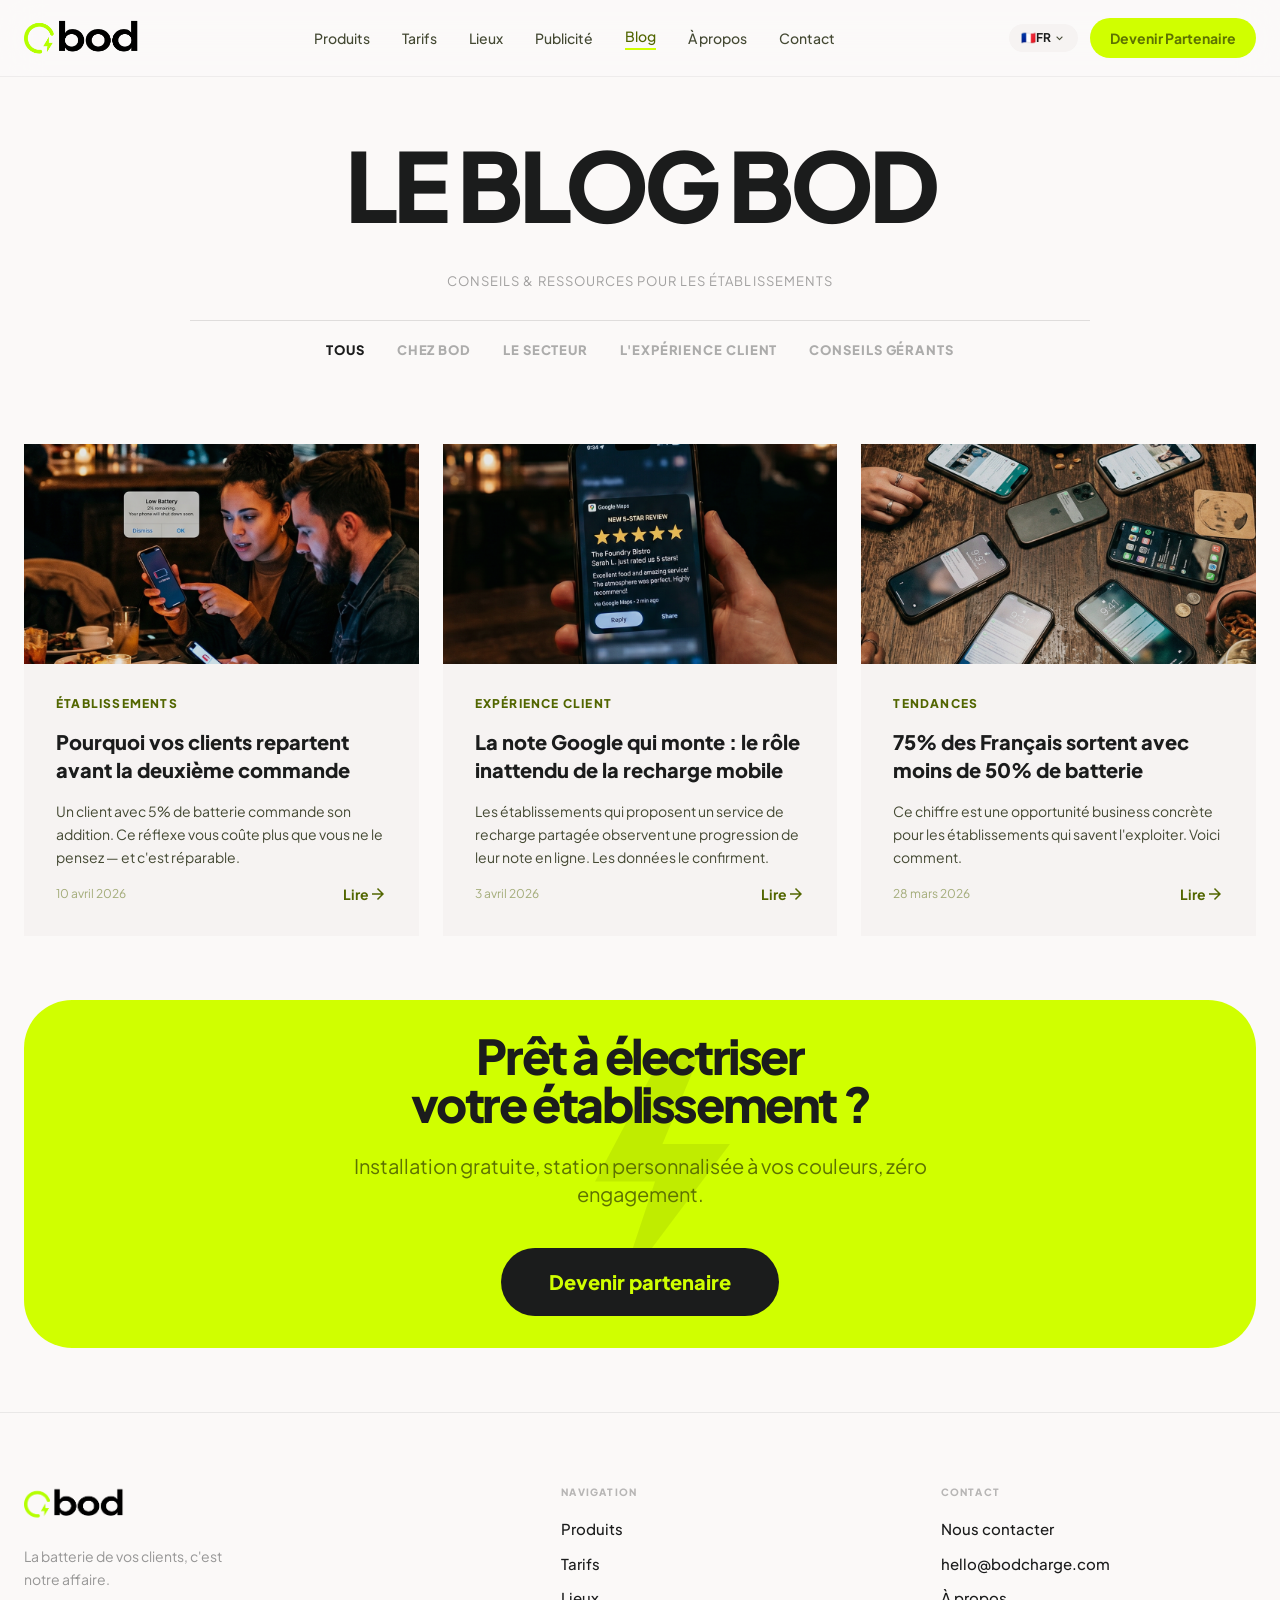
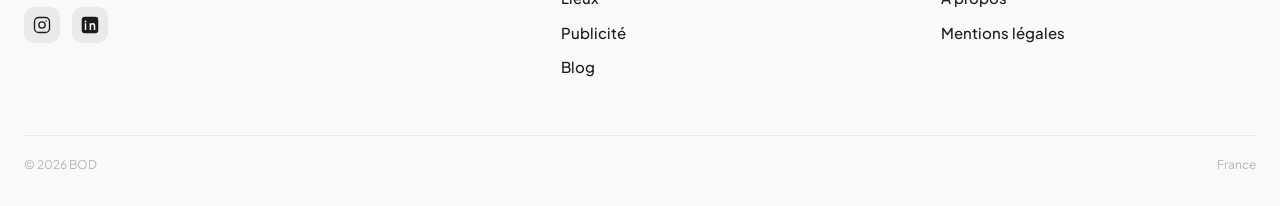
<file: blog.html>
<!DOCTYPE html>
<html class="light" lang="fr">
<head>
<meta charset="utf-8"/>
<meta content="width=device-width, initial-scale=1.0" name="viewport"/>
<title>Blog BOD — Conseils et ressources pour les établissements</title>
<meta name="description" content="Conseils, tendances et ressources pour les établissements qui veulent améliorer l'expérience client. Le blog BOD."/>
<link rel="canonical" href="https://bodcharge.com/blog"/>
<meta name="robots" content="index, follow"/>
<meta name="author" content="Alexis Astier"/>
<link rel="icon" type="image/png" href="/images/favicon.png?v=2"/>
<link rel="shortcut icon" href="/images/favicon.png?v=2"/>
<meta property="og:type" content="website"/>
<meta property="og:url" content="https://bodcharge.com/blog"/>
<meta property="og:title" content="Blog BOD — Conseils pour les établissements"/>
<meta property="og:description" content="Conseils, tendances et ressources pour les établissements qui veulent faire la différence."/>
<meta property="og:site_name" content="Bod"/>
<meta name="twitter:card" content="summary_large_image"/>
<link rel="stylesheet" href="styles.css"/>
<link rel="preconnect" href="https://fonts.googleapis.com">
<link rel="preconnect" href="https://fonts.gstatic.com" crossorigin>
<link href="https://fonts.googleapis.com/css2?family=Plus+Jakarta+Sans:wght@300;400;500;600;700;800;900&family=Material+Symbols+Outlined:wght,FILL@100..700,0..1&display=swap" rel="stylesheet"/>
<script src="lang.js" defer></script>
<style>
  .material-symbols-outlined { font-variation-settings: 'FILL' 0, 'wght' 400, 'GRAD' 0, 'opsz' 24; }
  body { font-family: 'Plus Jakarta Sans', sans-serif; background-color: #fbf9f8; }
  .glass-nav { backdrop-filter: blur(20px); -webkit-backdrop-filter: blur(20px); }
  @keyframes fadeUp { from { opacity: 0; transform: translateY(24px); } to { opacity: 1; transform: translateY(0); } }
  .animate-fade-up { animation: fadeUp 0.7s ease forwards; }
  .animate-fade-up-delay-1 { animation: fadeUp 0.7s ease 0.1s forwards; opacity: 0; }
  .animate-fade-up-delay-2 { animation: fadeUp 0.7s ease 0.2s forwards; opacity: 0; }
  .reveal { opacity: 0; transform: translateY(32px); transition: opacity 0.7s ease, transform 0.7s ease; }
  .reveal.visible { opacity: 1; transform: translateY(0); }
  .reveal-delay-1 { transition-delay: 0.1s; }
  .reveal-delay-2 { transition-delay: 0.2s; }
  .card-lift { transition: transform 0.3s ease, box-shadow 0.3s ease; }
  .card-lift:hover { transform: translateY(-6px); box-shadow: 0 24px 48px rgba(0,0,0,0.10); }
  @media (min-width: 768px) { #menu-toggle { display: none !important; } #mobile-menu { display: none !important; } .nav-desktop-cta { display: inline-flex !important; } }
  @media (max-width: 767px) { .nav-desktop-cta { display: none !important; } #menu-toggle { display: flex !important; } }
  #mobile-menu { border-radius: 0 0 20px 20px; }
</style>
</head>
<body class="bg-surface text-on-surface selection:bg-primary-container">

<!-- NAV -->
<header class="fixed top-0 w-full z-50 glass-nav bg-[#fbf9f8]/85 border-b border-black/5">
  <div class="max-w-7xl mx-auto px-6 py-4 flex justify-between items-center">
    <a href="index.html" class="flex items-center">
      <img src="images/logo-bod.png" alt="Bod" style="height:44px;width:auto;"/>
    </a>
    <nav class="hidden md:flex items-center gap-8 font-medium text-sm text-on-surface-variant">
      <a href="produits.html" class="hover:text-on-surface transition-colors" data-i18n="nav.products">Produits</a>
      <a href="tarifs.html" class="hover:text-on-surface transition-colors" data-i18n="nav.tarifs">Tarifs</a>
      <a href="lieux.html" class="hover:text-on-surface transition-colors" data-i18n="nav.lieux">Lieux</a>
      <a href="publicite.html" class="hover:text-on-surface transition-colors" data-i18n="nav.pub">Publicité</a>
      <a href="blog.html" class="text-primary border-b-2 border-primary-container pb-0.5" data-i18n="nav.blog">Blog</a>
      <a href="a-propos.html" class="hover:text-on-surface transition-colors">À propos</a>
      <a href="contact.html" class="hover:text-on-surface transition-colors" data-i18n="nav.contact">Contact</a>
    </nav>
    <div class="flex items-center gap-3">
      <button id="lang-btn" class="flex items-center gap-1 px-3 py-1.5 rounded-full bg-surface-container-low text-xs font-bold text-on-surface hover:bg-surface-container transition-colors">
        <span id="lang-flag">🇫🇷</span><span id="lang-label" class="ml-1">FR</span>
        <span class="material-symbols-outlined text-on-surface-variant" style="font-size:13px;line-height:1;margin-left:2px;">expand_more</span>
      </button>
      <a href="partenaire.html" class="nav-desktop-cta hidden md:inline-flex bg-primary-container text-on-primary-container px-5 py-2.5 rounded-full font-bold text-sm hover:opacity-90 active:scale-95 transition-all" data-i18n="nav.cta">
        Devenir Partenaire
      </a>
      <button id="menu-toggle" class="md:hidden p-2 rounded-xl hover:bg-surface-container-low transition-colors" aria-label="Menu">
        <span class="material-symbols-outlined text-on-surface" id="menu-icon">menu</span>
      </button>
    </div>
  </div>
</header>

<!-- Mobile menu -->
<div id="mobile-menu" class="hidden fixed top-[73px] left-0 right-0 md:hidden" style="background:#fbf9f8;box-shadow:0 12px 40px rgba(0,0,0,0.12);z-index:200;border-radius:0 0 20px 20px;border-bottom:1px solid rgba(0,0,0,0.06);">
  <div style="padding:8px 16px 20px;">
    <a href="produits.html" style="display:flex;align-items:center;padding:14px 12px;font-size:16px;font-weight:600;color:#3a3a3a;border-radius:12px;text-decoration:none;margin-bottom:2px;" data-i18n="nav.products">Produits</a>
    <a href="tarifs.html" style="display:flex;align-items:center;padding:14px 12px;font-size:16px;font-weight:600;color:#3a3a3a;border-radius:12px;text-decoration:none;margin-bottom:2px;" data-i18n="nav.tarifs">Tarifs</a>
    <a href="lieux.html" style="display:flex;align-items:center;padding:14px 12px;font-size:16px;font-weight:600;color:#3a3a3a;border-radius:12px;text-decoration:none;margin-bottom:2px;" data-i18n="nav.lieux">Lieux</a>
    <a href="publicite.html" style="display:flex;align-items:center;padding:14px 12px;font-size:16px;font-weight:600;color:#3a3a3a;border-radius:12px;text-decoration:none;margin-bottom:2px;" data-i18n="nav.pub">Publicité</a>
    <a href="blog.html" style="display:flex;align-items:center;padding:14px 12px;font-size:16px;font-weight:600;color:#526600;border-radius:12px;text-decoration:none;margin-bottom:2px;" data-i18n="nav.blog">Blog</a>
    <a href="contact.html" style="display:flex;align-items:center;padding:14px 12px;font-size:16px;font-weight:600;color:#3a3a3a;border-radius:12px;text-decoration:none;margin-bottom:2px;" data-i18n="nav.contact">Contact</a>
    <a href="a-propos.html" style="display:flex;align-items:center;padding:14px 12px;font-size:16px;font-weight:600;color:#3a3a3a;border-radius:12px;text-decoration:none;margin-bottom:12px;">À propos</a>
    <a href="partenaire.html" style="display:flex;align-items:center;justify-content:center;padding:15px;background:#cef700;color:#1a2e00;border-radius:100px;font-size:15px;font-weight:700;text-decoration:none;" data-i18n="nav.cta">Devenir Partenaire</a>
  </div>
</div>

<main>

  <!-- HERO — masthead style -->
  <section class="px-6" style="background:#fbf9f8;padding-top:clamp(88px,14vw,112px);padding-bottom:0;">
    <div style="max-width:900px;margin:0 auto;text-align:center;">
      <div class="animate-fade-up" style="padding-bottom:clamp(20px,3vw,28px);">
        <h1 class="animate-fade-up font-black tracking-tighter leading-none" style="color:#1b1c1c;font-size:clamp(48px,9vw,96px);text-transform:uppercase;margin:0 0 clamp(10px,1.5vw,16px);">Le Blog BOD</h1>
        <p class="animate-fade-up-delay-1" style="color:rgba(27,28,28,0.4);font-size:.8125rem;letter-spacing:.08em;text-transform:uppercase;margin:0;">Conseils &amp; ressources pour les établissements</p>
      </div>
      <div style="border-top:1px solid rgba(27,28,28,0.12);padding-top:clamp(14px,2vw,20px);padding-bottom:clamp(14px,2vw,20px);display:flex;align-items:center;justify-content:center;gap:clamp(16px,3vw,32px);flex-wrap:nowrap;overflow-x:auto;" class="animate-fade-up-delay-2">
        <button onclick="filterBlog('tous')" data-cat="tous" class="blog-filter-btn" style="background:none;border:none;padding:0;font-size:.8125rem;font-weight:800;letter-spacing:.07em;text-transform:uppercase;cursor:pointer;color:#1b1c1c;transition:color .2s;white-space:nowrap;">Tous</button>
        <button onclick="filterBlog('chez-bod')" data-cat="chez-bod" class="blog-filter-btn" style="background:none;border:none;padding:0;font-size:.8125rem;font-weight:800;letter-spacing:.07em;text-transform:uppercase;cursor:pointer;color:rgba(27,28,28,0.35);transition:color .2s;white-space:nowrap;">Chez BOD</button>
        <button onclick="filterBlog('secteur')" data-cat="secteur" class="blog-filter-btn" style="background:none;border:none;padding:0;font-size:.8125rem;font-weight:800;letter-spacing:.07em;text-transform:uppercase;cursor:pointer;color:rgba(27,28,28,0.35);transition:color .2s;white-space:nowrap;">Le secteur</button>
        <button onclick="filterBlog('experience')" data-cat="experience" class="blog-filter-btn" style="background:none;border:none;padding:0;font-size:.8125rem;font-weight:800;letter-spacing:.07em;text-transform:uppercase;cursor:pointer;color:rgba(27,28,28,0.35);transition:color .2s;white-space:nowrap;">L'expérience client</button>
        <button onclick="filterBlog('conseils')" data-cat="conseils" class="blog-filter-btn" style="background:none;border:none;padding:0;font-size:.8125rem;font-weight:800;letter-spacing:.07em;text-transform:uppercase;cursor:pointer;color:rgba(27,28,28,0.35);transition:color .2s;white-space:nowrap;">Conseils gérants</button>
      </div>
    </div>
  </section>

  <!-- ARTICLES GRID -->
  <section class="px-6 py-16 md:py-24">
    <div class="max-w-7xl mx-auto">
      <div class="grid grid-cols-1 md:grid-cols-3 gap-6" id="blog-grid">

        <!-- Article 1 -->
        <a href="blog-clients-deuxieme-commande.html" data-category="conseils" class="reveal card-lift bg-surface-container-low rounded-[2rem] overflow-hidden flex flex-col">
          <figure style="margin:0;background:#1b1c1c;height:220px;overflow:hidden;display:flex;align-items:center;justify-content:center;">
            <img src="images/blog-1-clients.png" alt="Battery anxiety dans un restaurant" style="width:100%;height:100%;object-fit:cover;opacity:0.9;" onerror="this.style.display='none'"/>

          </figure>
          <div class="p-8 flex flex-col flex-1 gap-4">
            <div class="text-xs font-black uppercase tracking-widest text-primary">ÉTABLISSEMENTS</div>
            <h2 class="text-xl font-black text-on-surface leading-snug">Pourquoi vos clients repartent avant la deuxième commande</h2>
            <p class="text-on-surface-variant leading-relaxed text-sm flex-1">Un client avec 5% de batterie commande son addition. Ce réflexe vous coûte plus que vous ne le pensez — et c'est réparable.</p>
            <div class="flex items-center justify-between mt-2">
              <span class="text-xs" style="color:rgba(82,102,0,0.5);">10 avril 2026</span>
              <span class="flex items-center gap-1 text-sm font-bold text-primary">Lire <span class="material-symbols-outlined" style="font-size:18px;">arrow_forward</span></span>
            </div>
          </div>
        </a>

        <!-- Article 2 -->
        <a href="blog-note-google.html" data-category="experience" class="reveal reveal-delay-1 card-lift bg-surface-container-low rounded-[2rem] overflow-hidden flex flex-col">
          <figure style="margin:0;background:#1b1c1c;height:220px;overflow:hidden;display:flex;align-items:center;justify-content:center;">
            <img src="images/blog-2-note-google.png" alt="Note Google 5 étoiles restaurant" style="width:100%;height:100%;object-fit:cover;opacity:0.9;" onerror="this.style.display='none'"/>
            
          </figure>
          <div class="p-8 flex flex-col flex-1 gap-4">
            <div class="text-xs font-black uppercase tracking-widest text-primary">EXPÉRIENCE CLIENT</div>
            <h2 class="text-xl font-black text-on-surface leading-snug">La note Google qui monte : le rôle inattendu de la recharge mobile</h2>
            <p class="text-on-surface-variant leading-relaxed text-sm flex-1">Les établissements qui proposent un service de recharge partagée observent une progression de leur note en ligne. Les données le confirment.</p>
            <div class="flex items-center justify-between mt-2">
              <span class="text-xs" style="color:rgba(82,102,0,0.5);">3 avril 2026</span>
              <span class="flex items-center gap-1 text-sm font-bold text-primary">Lire <span class="material-symbols-outlined" style="font-size:18px;">arrow_forward</span></span>
            </div>
          </div>
        </a>

        <!-- Article 3 -->
        <a href="blog-75-pourcent-batterie.html" data-category="secteur" class="reveal reveal-delay-2 card-lift bg-surface-container-low rounded-[2rem] overflow-hidden flex flex-col">
          <figure style="margin:0;background:#1b1c1c;height:220px;overflow:hidden;display:flex;align-items:center;justify-content:center;">
            <img src="images/blog-3-tendances.png" alt="Comportements mobiles tendances batterie" style="width:100%;height:100%;object-fit:cover;opacity:0.9;" onerror="this.style.display='none'"/>
            
          </figure>
          <div class="p-8 flex flex-col flex-1 gap-4">
            <div class="text-xs font-black uppercase tracking-widest text-primary">TENDANCES</div>
            <h2 class="text-xl font-black text-on-surface leading-snug">75% des Français sortent avec moins de 50% de batterie</h2>
            <p class="text-on-surface-variant leading-relaxed text-sm flex-1">Ce chiffre est une opportunité business concrète pour les établissements qui savent l'exploiter. Voici comment.</p>
            <div class="flex items-center justify-between mt-2">
              <span class="text-xs" style="color:rgba(82,102,0,0.5);">28 mars 2026</span>
              <span class="flex items-center gap-1 text-sm font-bold text-primary">Lire <span class="material-symbols-outlined" style="font-size:18px;">arrow_forward</span></span>
            </div>
          </div>
        </a>

      </div>
    </div>
  </section>

  <!-- CTA -->
  <section class="px-6 pb-16 md:pb-32">
    <div class="max-w-7xl mx-auto bg-primary-container rounded-[3rem] p-8 md:p-16 lg:p-24 text-center relative overflow-hidden reveal">
      <div class="absolute inset-0 flex items-center justify-center pointer-events-none overflow-hidden">
        <svg style="width:min(70%,480px);height:auto;opacity:0.07;" viewBox="0 0 32 32" fill="none" xmlns="http://www.w3.org/2000/svg">
          <path d="M17.5 8L13 16.5H17L14.5 24L22 14H17.5L20 8H17.5Z" fill="#000"/>
        </svg>
      </div>
      <h2 class="text-3xl md:text-5xl lg:text-6xl font-black tracking-tighter text-on-surface mb-6 relative z-10" data-i18n="cta.h2">Prêt à électriser<br/>votre établissement ?</h2>
      <p class="text-on-primary-container text-xl mb-10 max-w-xl mx-auto relative z-10" data-i18n="cta.p">Installation gratuite, station personnalisée à vos couleurs, zéro engagement.</p>
      <a href="partenaire.html" class="relative z-10 inline-flex items-center gap-3 bg-on-surface text-primary-container px-12 py-5 rounded-full font-black text-xl hover:scale-105 transition-transform active:scale-95" data-i18n="cta.btn">
        Devenir partenaire
        <span class="material-symbols-outlined">arrow_forward</span>
      </a>
    </div>
  </section>

</main>

<!-- FOOTER -->
<footer style="background:#fbf9f8;border-top:1px solid rgba(27,28,28,0.08);padding:clamp(48px,7vw,72px) 24px 32px;">
  <div style="max-width:1280px;margin:0 auto;">
    <div style="display:grid;grid-template-columns:1.5fr 1fr 1fr;gap:clamp(24px,5vw,64px);margin-bottom:clamp(32px,5vw,56px);">

      <div>
        <a href="index.html" style="display:inline-block;margin-bottom:16px;">
          <img src="/images/logo-bod.png" alt="Bod" style="height:38px;width:auto;"/>
        </a>
        <p style="font-size:.875rem;color:rgba(27,28,28,0.45);max-width:220px;line-height:1.65;margin:0;" data-i18n="footer.tagline">La batterie de vos clients, c'est notre affaire.</p>
        <div style="display:flex;gap:12px;margin-top:16px;">
          <a href="https://www.instagram.com/bod.charge/" target="_blank" rel="noopener" style="display:flex;align-items:center;justify-content:center;width:36px;height:36px;border-radius:10px;background:rgba(27,28,28,0.07);transition:background .15s;" onmouseover="this.style.background='rgba(27,28,28,0.14)'" onmouseout="this.style.background='rgba(27,28,28,0.07)'">
            <svg width="18" height="18" viewBox="0 0 24 24" fill="none" xmlns="http://www.w3.org/2000/svg"><rect x="2" y="2" width="20" height="20" rx="5.5" stroke="#1b1c1c" stroke-width="1.8"/><circle cx="12" cy="12" r="4.2" stroke="#1b1c1c" stroke-width="1.8"/><circle cx="17.5" cy="6.5" r="1" fill="#1b1c1c"/></svg>
          </a>
          <a href="https://www.linkedin.com/company/bodcharge/" target="_blank" rel="noopener" style="display:flex;align-items:center;justify-content:center;width:36px;height:36px;border-radius:10px;background:rgba(27,28,28,0.07);transition:background .15s;" onmouseover="this.style.background='rgba(27,28,28,0.14)'" onmouseout="this.style.background='rgba(27,28,28,0.07)'">
            <svg width="18" height="18" viewBox="0 0 24 24" fill="#1b1c1c" xmlns="http://www.w3.org/2000/svg"><rect x="1" y="1" width="22" height="22" rx="4" fill="#1b1c1c"/><path d="M7 9.5H5v9h2v-9ZM6 8.5a1.25 1.25 0 1 0 0-2.5 1.25 1.25 0 0 0 0 2.5ZM19 13.2c0-2.5-1.1-4-3.2-4-1.1 0-2 .6-2.3 1.5V9.5h-2v9h2v-5c0-1.3.6-2.2 1.8-2.2 1.1 0 1.7.8 1.7 2.2v5H19v-5.3Z" fill="white"/></svg>
          </a>
        </div>
      </div>

      <div>
        <div style="font-size:.625rem;font-weight:900;letter-spacing:.12em;text-transform:uppercase;color:rgba(27,28,28,0.3);margin-bottom:18px;">Navigation</div>
        <div style="display:flex;flex-direction:column;gap:12px;">
          <a href="produits.html" style="font-size:.9375rem;font-weight:500;color:#1b1c1c;text-decoration:none;transition:opacity .15s;" onmouseover="this.style.opacity='.4'" onmouseout="this.style.opacity='1'">Produits</a>
          <a href="tarifs.html" style="font-size:.9375rem;font-weight:500;color:#1b1c1c;text-decoration:none;transition:opacity .15s;" onmouseover="this.style.opacity='.4'" onmouseout="this.style.opacity='1'">Tarifs</a>
          <a href="lieux.html" style="font-size:.9375rem;font-weight:500;color:#1b1c1c;text-decoration:none;transition:opacity .15s;" onmouseover="this.style.opacity='.4'" onmouseout="this.style.opacity='1'">Lieux</a>
          <a href="publicite.html" style="font-size:.9375rem;font-weight:500;color:#1b1c1c;text-decoration:none;transition:opacity .15s;" onmouseover="this.style.opacity='.4'" onmouseout="this.style.opacity='1'">Publicité</a>
          <a href="blog.html" style="font-size:.9375rem;font-weight:500;color:#1b1c1c;text-decoration:none;transition:opacity .15s;" onmouseover="this.style.opacity='.4'" onmouseout="this.style.opacity='1'">Blog</a>
        </div>
      </div>

      <div>
        <div style="font-size:.625rem;font-weight:900;letter-spacing:.12em;text-transform:uppercase;color:rgba(27,28,28,0.3);margin-bottom:18px;">Contact</div>
        <div style="display:flex;flex-direction:column;gap:12px;">
          <a href="contact.html" style="font-size:.9375rem;font-weight:500;color:#1b1c1c;text-decoration:none;transition:opacity .15s;" onmouseover="this.style.opacity='.4'" onmouseout="this.style.opacity='1'">Nous contacter</a>
          <a href="mailto:hello@bodcharge.com" style="font-size:.9375rem;font-weight:500;color:#1b1c1c;text-decoration:none;transition:opacity .15s;" onmouseover="this.style.opacity='.4'" onmouseout="this.style.opacity='1'">hello@bodcharge.com</a>
          <a href="a-propos.html" style="font-size:.9375rem;font-weight:500;color:#1b1c1c;text-decoration:none;transition:opacity .15s;" onmouseover="this.style.opacity='.4'" onmouseout="this.style.opacity='1'">À propos</a>
          <a href="mentions-legales.html" style="font-size:.9375rem;font-weight:500;color:#1b1c1c;text-decoration:none;transition:opacity .15s;" onmouseover="this.style.opacity='.4'" onmouseout="this.style.opacity='1'">Mentions légales</a>
        </div>
      </div>

    </div>
    <div style="border-top:1px solid rgba(27,28,28,0.08);padding-top:20px;display:flex;justify-content:space-between;align-items:center;flex-wrap:wrap;gap:8px;">
      <p style="font-size:.75rem;color:rgba(27,28,28,0.3);margin:0;">© 2026 BOD</p>
      <p style="font-size:.75rem;color:rgba(27,28,28,0.3);margin:0;">France</p>
    </div>
  </div>
</footer>

<script>
  const toggle = document.getElementById('menu-toggle');
  const menu = document.getElementById('mobile-menu');
  const icon = document.getElementById('menu-icon');
  if (toggle) {
    toggle.addEventListener('click', () => {
      menu.classList.toggle('hidden');
      icon.textContent = menu.classList.contains('hidden') ? 'menu' : 'close';
    });
  }
  function filterBlog(cat) {
    document.querySelectorAll('.blog-filter-btn').forEach(btn => {
      btn.style.color = btn.dataset.cat === cat ? '#1b1c1c' : 'rgba(27,28,28,0.35)';
    });
    document.querySelectorAll('#blog-grid > a').forEach(card => {
      const show = cat === 'tous' || card.dataset.category === cat;
      card.style.display = show ? 'flex' : 'none';
    });
  }
  const reveals = document.querySelectorAll('.reveal');
  const observer = new IntersectionObserver((entries) => {
    entries.forEach(entry => {
      if (entry.isIntersecting) { entry.target.classList.add('visible'); observer.unobserve(entry.target); }
    });
  }, { threshold: 0.1 });
  reveals.forEach(el => observer.observe(el));
  document.addEventListener('DOMContentLoaded', () => {
    const lang = getLang();
    applyLang(lang);
    document.getElementById('lang-flag').textContent = lang === 'fr' ? '🇫🇷' : '🇬🇧';
    document.getElementById('lang-label').textContent = lang.toUpperCase();
  });
  document.getElementById('lang-btn').addEventListener('click', () => {
    const current = getLang();
    const next = current === 'fr' ? 'en' : 'fr';
    applyLang(next);
    document.getElementById('lang-flag').textContent = next === 'fr' ? '🇫🇷' : '🇬🇧';
    document.getElementById('lang-label').textContent = next.toUpperCase();
  });
</script>
</body>
</html>
</file>
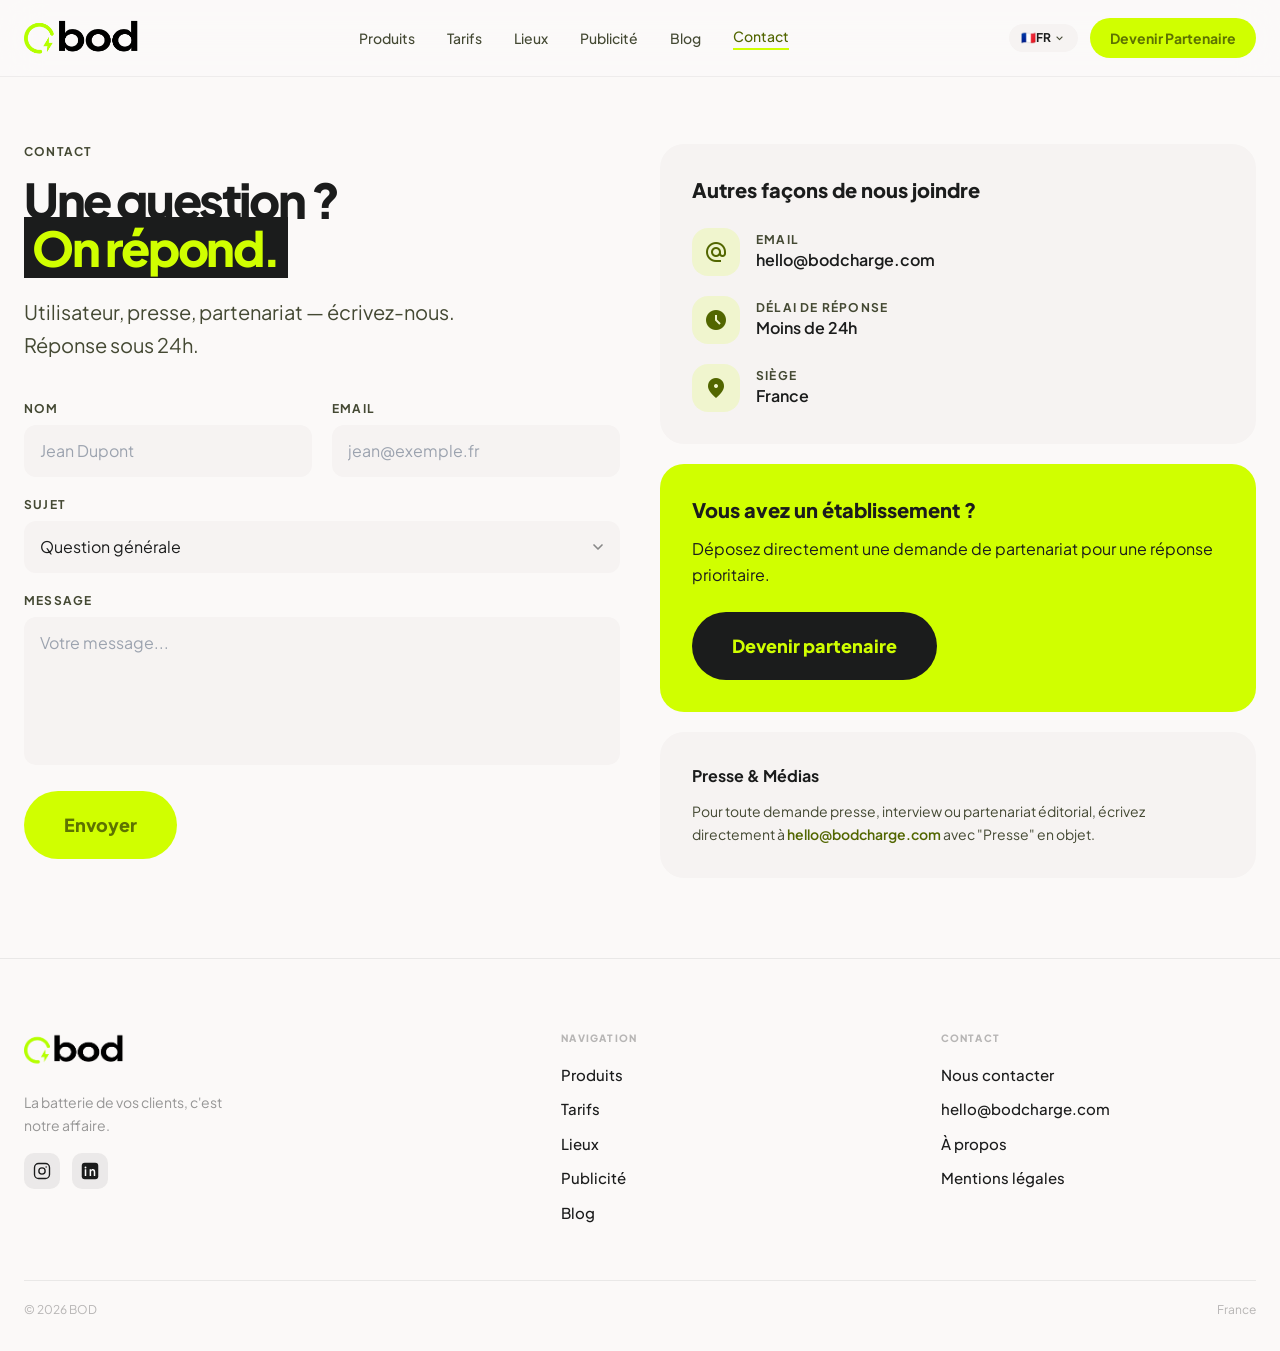
<file: contact.html>
<!DOCTYPE html>
<html class="light" lang="fr">
<head>
<meta charset="utf-8"/>
<meta content="width=device-width, initial-scale=1.0" name="viewport"/>
<title>Contact BOD — Une question ? On vous répond rapidement</title>
<meta name="description" content="Contactez l'équipe BOD pour toute question sur nos stations de recharge, un partenariat ou simplement pour en savoir plus."/>
<link rel="canonical" href="https://bodcharge.com/contact"/>
<meta name="robots" content="index, follow"/>
<meta name="author" content="Alexis Astier"/>
<link rel="icon" type="image/png" href="/images/favicon.png?v=2"/>
<link rel="shortcut icon" href="/images/favicon.png?v=2"/>
<meta property="og:type" content="website"/>
<meta property="og:url" content="https://bodcharge.com/contact"/>
<meta property="og:title" content="Contact BOD"/>
<meta property="og:description" content="Contactez l'équipe BOD pour toute question sur nos stations de recharge, un partenariat ou simplement pour en savoir plus."/>
<meta property="og:site_name" content="Bod"/>
<meta name="twitter:card" content="summary_large_image"/>
<link rel="stylesheet" href="styles.css"/>
<link rel="preconnect" href="https://fonts.googleapis.com">
<link rel="preconnect" href="https://fonts.gstatic.com" crossorigin>
<link href="https://fonts.googleapis.com/css2?family=Plus+Jakarta+Sans:wght@300;400;500;600;700;800;900&family=Material+Symbols+Outlined:wght,FILL@100..700,0..1&display=swap" rel="stylesheet"/>
<script src="lang.js" defer></script>
<style>
  .material-symbols-outlined { font-variation-settings: 'FILL' 0, 'wght' 400, 'GRAD' 0, 'opsz' 24; }
  body { font-family: 'Plus Jakarta Sans', sans-serif; background-color: #fbf9f8; }
  .glass-nav { backdrop-filter: blur(20px); -webkit-backdrop-filter: blur(20px); }
  @keyframes fadeUp { from { opacity: 0; transform: translateY(24px); } to { opacity: 1; transform: translateY(0); } }
  .animate-fade-up { animation: fadeUp 0.7s ease forwards; }
  .animate-fade-up-delay-1 { animation: fadeUp 0.7s ease 0.1s forwards; opacity: 0; }
  .animate-fade-up-delay-2 { animation: fadeUp 0.7s ease 0.2s forwards; opacity: 0; }
  input:focus, textarea:focus, select:focus { outline: none; background-color: #eae8e7; }
  .custom-select-wrap { position: relative; }
  .custom-select-wrap select {
    appearance: none;
    -webkit-appearance: none;
    padding-right: 2.5rem;
    background-image: url("data:image/svg+xml,%3Csvg xmlns='http://www.w3.org/2000/svg' width='16' height='16' viewBox='0 0 24 24' fill='none' stroke='%23888' stroke-width='2.5' stroke-linecap='round' stroke-linejoin='round'%3E%3Cpolyline points='6 9 12 15 18 9'/%3E%3C/svg%3E");
    background-repeat: no-repeat;
    background-position: right 14px center;
    cursor: pointer;
  }
  @media (min-width: 768px) { #menu-toggle { display: none !important; } #mobile-menu { display: none !important; } .nav-desktop-cta { display: inline-flex !important; } }
  @media (max-width: 767px) { .nav-desktop-cta { display: none !important; } #menu-toggle { display: flex !important; } }
</style>
</head>
<body class="bg-surface text-on-surface selection:bg-primary-container">

<!-- NAV -->
<header class="fixed top-0 w-full z-50 glass-nav bg-[#fbf9f8]/85 border-b border-black/5">
  <div class="max-w-7xl mx-auto px-6 py-4 flex justify-between items-center">
    <a href="index.html" class="flex items-center">
      <img src="images/logo-bod.png" alt="Bod" style="height:44px;width:auto;"/>
    </a>
    <nav class="hidden md:flex items-center gap-8 font-medium text-sm text-on-surface-variant">
      <a href="produits.html" class="hover:text-on-surface transition-colors" data-i18n="nav.products">Comment ça marche</a>
      <a href="tarifs.html" class="hover:text-on-surface transition-colors" data-i18n="nav.tarifs">Tarifs</a>
      <a href="lieux.html" class="hover:text-on-surface transition-colors" data-i18n="nav.lieux">Lieux</a>
      <a href="publicite.html" class="hover:text-on-surface transition-colors" data-i18n="nav.pub">Publicité</a>
      <a href="blog.html" class="hover:text-on-surface transition-colors" data-i18n="nav.blog">Blog</a>
      <a href="contact.html" class="text-primary border-b-2 border-primary-container pb-0.5" data-i18n="nav.contact">Contact</a>
    </nav>
    <div class="flex items-center gap-3">
      <button id="lang-btn" class="flex items-center gap-1 px-3 py-1.5 rounded-full bg-surface-container-low text-xs font-bold text-on-surface hover:bg-surface-container transition-colors">
        <span id="lang-flag">🇫🇷</span><span id="lang-label" class="ml-1">FR</span>
        <span class="material-symbols-outlined text-on-surface-variant" style="font-size:13px;line-height:1;margin-left:2px;">expand_more</span>
      </button>
      <a href="partenaire.html" class="nav-desktop-cta hidden md:inline-flex bg-primary-container text-on-primary-container px-5 py-2.5 rounded-full font-bold text-sm hover:opacity-90 active:scale-95 transition-all" data-i18n="nav.cta">
        Devenir Partenaire
      </a>
      <button id="menu-toggle" class="md:hidden p-2 rounded-xl hover:bg-surface-container-low transition-colors" aria-label="Menu">
        <span class="material-symbols-outlined text-on-surface" id="menu-icon">menu</span>
      </button>
    </div>
  </div>
</header>

<!-- Mobile menu -->
<div id="mobile-menu" class="hidden fixed top-[73px] left-0 right-0 md:hidden" style="background:#fbf9f8;box-shadow:0 12px 40px rgba(0,0,0,0.12);z-index:200;border-radius:0 0 20px 20px;border-bottom:1px solid rgba(0,0,0,0.06);">
  <div style="padding:8px 16px 20px;">
    <a href="produits.html" style="display:flex;align-items:center;padding:14px 12px;font-size:16px;font-weight:600;color:#3a3a3a;border-radius:12px;text-decoration:none;margin-bottom:2px;" data-i18n="nav.products">Comment ça marche</a>
    <a href="tarifs.html" style="display:flex;align-items:center;padding:14px 12px;font-size:16px;font-weight:600;color:#3a3a3a;border-radius:12px;text-decoration:none;margin-bottom:2px;" data-i18n="nav.tarifs">Tarifs</a>
    <a href="lieux.html" style="display:flex;align-items:center;padding:14px 12px;font-size:16px;font-weight:600;color:#3a3a3a;border-radius:12px;text-decoration:none;margin-bottom:2px;" data-i18n="nav.lieux">Lieux</a>
    <a href="contact.html" style="display:flex;align-items:center;padding:14px 12px;font-size:16px;font-weight:600;color:#526600;border-radius:12px;text-decoration:none;margin-bottom:2px;" data-i18n="nav.contact">Contact</a>
    <a href="publicite.html" style="display:flex;align-items:center;padding:14px 12px;font-size:16px;font-weight:600;color:#3a3a3a;border-radius:12px;text-decoration:none;margin-bottom:2px;" data-i18n="nav.pub">Publicité</a>
    <a href="blog.html" style="display:flex;align-items:center;padding:14px 12px;font-size:16px;font-weight:600;color:#3a3a3a;border-radius:12px;text-decoration:none;margin-bottom:2px;" data-i18n="nav.blog">Blog</a>
    <a href="a-propos.html" style="display:flex;align-items:center;padding:14px 12px;font-size:16px;font-weight:600;color:#3a3a3a;border-radius:12px;text-decoration:none;margin-bottom:12px;">À propos</a>
    <a href="partenaire.html" style="display:flex;align-items:center;justify-content:center;padding:15px;background:#cef700;color:#1a2e00;border-radius:100px;font-size:15px;font-weight:700;text-decoration:none;" data-i18n="nav.cta">Devenir Partenaire</a>
  </div>
</div>

<main class="pt-20 pb-20">
  <div class="max-w-7xl mx-auto px-6 pt-16 md:pt-24 grid lg:grid-cols-2 gap-10 lg:gap-20 items-start">

    <!-- FORM -->
    <section>
      <div class="animate-fade-up text-xs font-bold uppercase tracking-widest text-on-surface-variant mb-4" data-i18n="contact.label">Contact</div>
      <h1 class="animate-fade-up-delay-1 text-4xl md:text-5xl lg:text-6xl font-black text-on-surface tracking-tighter leading-tight mb-6" data-i18n="contact.h1">
        Une question ?<br/><span class="text-primary-container bg-on-surface px-2">On répond.</span>
      </h1>
      <p class="animate-fade-up-delay-2 text-xl text-on-surface-variant max-w-lg leading-relaxed mb-10" data-i18n="contact.intro">
        Utilisateur, presse, partenariat — écrivez-nous. Réponse sous 24h.
      </p>

      <div id="form-success" class="hidden bg-primary-container rounded-2xl p-8 text-center">
        <span class="material-symbols-outlined text-4xl text-on-surface mb-3 block" style="font-variation-settings:'FILL' 1;">check_circle</span>
        <h3 class="font-black text-xl text-on-surface mb-2">Message envoyé !</h3>
        <p class="text-on-surface/70">On vous répond sous 24h.</p>
      </div>
      <form id="contact-form" class="space-y-5">
        <div class="grid md:grid-cols-2 gap-5">
          <div>
            <label class="text-xs font-bold uppercase tracking-widest text-on-surface-variant block mb-2" data-i18n="contact.form.name">Nom</label>
            <input name="nom" type="text" placeholder="Jean Dupont" required class="w-full bg-surface-container-low rounded-xl px-4 py-3.5 text-on-surface border-none transition-colors"/>
          </div>
          <div>
            <label class="text-xs font-bold uppercase tracking-widest text-on-surface-variant block mb-2" data-i18n="contact.form.email">Email</label>
            <input name="email" type="email" placeholder="jean@exemple.fr" required class="w-full bg-surface-container-low rounded-xl px-4 py-3.5 text-on-surface border-none transition-colors"/>
          </div>
        </div>
        <div>
          <label class="text-xs font-bold uppercase tracking-widest text-on-surface-variant block mb-2" data-i18n="contact.form.subject">Sujet</label>
          <div class="custom-select-wrap">
            <select name="sujet" class="w-full bg-surface-container-low rounded-xl px-4 py-3.5 text-on-surface border-none transition-colors">
              <option data-i18n="contact.form.opt1">Question générale</option>
              <option data-i18n="contact.form.opt2">Devenir partenaire</option>
              <option data-i18n="contact.form.opt3">Problème avec une station</option>
              <option data-i18n="contact.form.opt4">Presse / Média</option>
              <option data-i18n="contact.form.opt5">Autre</option>
            </select>
          </div>
        </div>
        <div>
          <label class="text-xs font-bold uppercase tracking-widest text-on-surface-variant block mb-2" data-i18n="contact.form.message">Message</label>
          <textarea name="message" rows="5" placeholder="Votre message..." required class="w-full bg-surface-container-low rounded-xl px-4 py-3.5 text-on-surface border-none transition-colors resize-none"></textarea>
        </div>
        <button type="submit" id="contact-btn" class="group flex items-center gap-3 bg-primary-container text-on-primary-container px-10 py-5 rounded-full font-black text-lg hover:shadow-lg hover:shadow-primary-container/30 active:scale-95 transition-all" data-i18n="contact.form.send">
          Envoyer
          <span class="material-symbols-outlined group-hover:translate-x-1 transition-transform">arrow_forward</span>
        </button>
      </form>
      <script>
        document.getElementById('contact-form').addEventListener('submit', async function(e) {
          e.preventDefault();
          const btn = document.getElementById('contact-btn');
          btn.disabled = true;
          btn.textContent = 'Envoi en cours…';
          const data = Object.fromEntries(new FormData(this));
          try {
            await fetch('https://n8n.vooolt.fr/webhook/bod-contact', {
              method: 'POST',
              headers: {'Content-Type': 'application/json'},
              body: JSON.stringify(data)
            });
            this.classList.add('hidden');
            document.getElementById('form-success').classList.remove('hidden');
          } catch(err) {
            btn.disabled = false;
            btn.textContent = 'Envoyer';
            alert('Erreur, veuillez réessayer.');
          }
        });
      </script>
    </section>

    <!-- SIDEBAR INFO -->
    <aside class="space-y-5">

      <div class="bg-surface-container-low rounded-3xl p-8">
        <h2 class="font-black text-xl text-on-surface mb-6" data-i18n="contact.sidebar.h2">Autres façons de nous joindre</h2>
        <div class="space-y-5">
          <a href="mailto:hello@bodcharge.com" class="flex items-center gap-4 group">
            <div class="w-12 h-12 bg-primary-container/15 rounded-2xl flex items-center justify-center shrink-0 group-hover:bg-primary-container transition-colors">
              <span class="material-symbols-outlined text-primary group-hover:text-on-surface transition-colors" style="font-variation-settings: 'FILL' 1;">alternate_email</span>
            </div>
            <div>
              <div class="text-xs font-bold uppercase tracking-widest text-on-surface-variant" data-i18n="contact.sidebar.email.label">Email</div>
              <div class="font-semibold text-on-surface group-hover:underline">hello@bodcharge.com</div>
            </div>
          </a>
          <div class="flex items-center gap-4">
            <div class="w-12 h-12 bg-primary-container/15 rounded-2xl flex items-center justify-center shrink-0">
              <span class="material-symbols-outlined text-primary" style="font-variation-settings: 'FILL' 1;">schedule</span>
            </div>
            <div>
              <div class="text-xs font-bold uppercase tracking-widest text-on-surface-variant" data-i18n="contact.sidebar.delay.label">Délai de réponse</div>
              <div class="font-semibold text-on-surface" data-i18n="contact.sidebar.delay.value">Moins de 24h</div>
            </div>
          </div>
          <div class="flex items-center gap-4">
            <div class="w-12 h-12 bg-primary-container/15 rounded-2xl flex items-center justify-center shrink-0">
              <span class="material-symbols-outlined text-primary" style="font-variation-settings: 'FILL' 1;">location_on</span>
            </div>
            <div>
              <div class="text-xs font-bold uppercase tracking-widest text-on-surface-variant" data-i18n="contact.sidebar.hq.label">Siège</div>
              <div class="font-semibold text-on-surface" data-i18n="contact.sidebar.hq.value">France</div>
            </div>
          </div>
        </div>
      </div>

      <div class="bg-primary-container rounded-3xl p-8">
        <h3 class="font-black text-xl text-on-surface mb-3" data-i18n="contact.sidebar.venue.h3">Vous avez un établissement ?</h3>
        <p class="text-on-surface/70 leading-relaxed mb-6" data-i18n="contact.sidebar.venue.p">Déposez directement une demande de partenariat pour une réponse prioritaire.</p>
        <a href="partenaire.html" class="group inline-flex items-center gap-3 bg-on-surface text-primary-container px-10 py-5 rounded-full font-black text-lg hover:shadow-lg active:scale-95 transition-all" data-i18n="contact.sidebar.venue.cta">
          Devenir partenaire
          <span class="material-symbols-outlined group-hover:translate-x-1 transition-transform">arrow_forward</span>
        </a>
      </div>

      <div class="bg-surface-container-low rounded-3xl p-8">
        <h3 class="font-bold text-on-surface mb-3" data-i18n="contact.sidebar.press.h3">Presse & Médias</h3>
        <p class="text-on-surface-variant text-sm leading-relaxed" data-i18n="contact.sidebar.press.p">
          Pour toute demande presse, interview ou partenariat éditorial, écrivez directement à <a href="mailto:hello@bodcharge.com" class="font-semibold text-primary hover:underline">hello@bodcharge.com</a> avec "Presse" en objet.
        </p>
      </div>

    </aside>

  </div>
</main>

<!-- FOOTER -->
<footer style="background:#fbf9f8;border-top:1px solid rgba(27,28,28,0.08);padding:clamp(48px,7vw,72px) 24px 32px;">
  <div style="max-width:1280px;margin:0 auto;">
    <div style="display:grid;grid-template-columns:1.5fr 1fr 1fr;gap:clamp(24px,5vw,64px);margin-bottom:clamp(32px,5vw,56px);">

      <div>
        <a href="index.html" style="display:inline-block;margin-bottom:16px;">
          <img src="/images/logo-bod.png" alt="Bod" style="height:38px;width:auto;"/>
        </a>
        <p style="font-size:.875rem;color:rgba(27,28,28,0.45);max-width:220px;line-height:1.65;margin:0;" data-i18n="footer.tagline">La batterie de vos clients, c'est notre affaire.</p>
        <div style="display:flex;gap:12px;margin-top:16px;">
          <a href="https://www.instagram.com/bod.charge/" target="_blank" rel="noopener" style="display:flex;align-items:center;justify-content:center;width:36px;height:36px;border-radius:10px;background:rgba(27,28,28,0.07);transition:background .15s;" onmouseover="this.style.background='rgba(27,28,28,0.14)'" onmouseout="this.style.background='rgba(27,28,28,0.07)'">
            <svg width="18" height="18" viewBox="0 0 24 24" fill="none" xmlns="http://www.w3.org/2000/svg"><rect x="2" y="2" width="20" height="20" rx="5.5" stroke="#1b1c1c" stroke-width="1.8"/><circle cx="12" cy="12" r="4.2" stroke="#1b1c1c" stroke-width="1.8"/><circle cx="17.5" cy="6.5" r="1" fill="#1b1c1c"/></svg>
          </a>
          <a href="https://www.linkedin.com/company/bodcharge/" target="_blank" rel="noopener" style="display:flex;align-items:center;justify-content:center;width:36px;height:36px;border-radius:10px;background:rgba(27,28,28,0.07);transition:background .15s;" onmouseover="this.style.background='rgba(27,28,28,0.14)'" onmouseout="this.style.background='rgba(27,28,28,0.07)'">
            <svg width="18" height="18" viewBox="0 0 24 24" fill="#1b1c1c" xmlns="http://www.w3.org/2000/svg"><rect x="1" y="1" width="22" height="22" rx="4" fill="#1b1c1c"/><path d="M7 9.5H5v9h2v-9ZM6 8.5a1.25 1.25 0 1 0 0-2.5 1.25 1.25 0 0 0 0 2.5ZM19 13.2c0-2.5-1.1-4-3.2-4-1.1 0-2 .6-2.3 1.5V9.5h-2v9h2v-5c0-1.3.6-2.2 1.8-2.2 1.1 0 1.7.8 1.7 2.2v5H19v-5.3Z" fill="white"/></svg>
          </a>
        </div>
      </div>

      <div>
        <div style="font-size:.625rem;font-weight:900;letter-spacing:.12em;text-transform:uppercase;color:rgba(27,28,28,0.3);margin-bottom:18px;">Navigation</div>
        <div style="display:flex;flex-direction:column;gap:12px;">
          <a href="produits.html" style="font-size:.9375rem;font-weight:500;color:#1b1c1c;text-decoration:none;transition:opacity .15s;" onmouseover="this.style.opacity='.4'" onmouseout="this.style.opacity='1'">Produits</a>
          <a href="tarifs.html" style="font-size:.9375rem;font-weight:500;color:#1b1c1c;text-decoration:none;transition:opacity .15s;" onmouseover="this.style.opacity='.4'" onmouseout="this.style.opacity='1'">Tarifs</a>
          <a href="lieux.html" style="font-size:.9375rem;font-weight:500;color:#1b1c1c;text-decoration:none;transition:opacity .15s;" onmouseover="this.style.opacity='.4'" onmouseout="this.style.opacity='1'">Lieux</a>
          <a href="publicite.html" style="font-size:.9375rem;font-weight:500;color:#1b1c1c;text-decoration:none;transition:opacity .15s;" onmouseover="this.style.opacity='.4'" onmouseout="this.style.opacity='1'">Publicité</a>
          <a href="blog.html" style="font-size:.9375rem;font-weight:500;color:#1b1c1c;text-decoration:none;transition:opacity .15s;" onmouseover="this.style.opacity='.4'" onmouseout="this.style.opacity='1'">Blog</a>
        </div>
      </div>

      <div>
        <div style="font-size:.625rem;font-weight:900;letter-spacing:.12em;text-transform:uppercase;color:rgba(27,28,28,0.3);margin-bottom:18px;">Contact</div>
        <div style="display:flex;flex-direction:column;gap:12px;">
          <a href="contact.html" style="font-size:.9375rem;font-weight:500;color:#1b1c1c;text-decoration:none;transition:opacity .15s;" onmouseover="this.style.opacity='.4'" onmouseout="this.style.opacity='1'">Nous contacter</a>
          <a href="mailto:hello@bodcharge.com" style="font-size:.9375rem;font-weight:500;color:#1b1c1c;text-decoration:none;transition:opacity .15s;" onmouseover="this.style.opacity='.4'" onmouseout="this.style.opacity='1'">hello@bodcharge.com</a>
          <a href="a-propos.html" style="font-size:.9375rem;font-weight:500;color:#1b1c1c;text-decoration:none;transition:opacity .15s;" onmouseover="this.style.opacity='.4'" onmouseout="this.style.opacity='1'">À propos</a>
          <a href="mentions-legales.html" style="font-size:.9375rem;font-weight:500;color:#1b1c1c;text-decoration:none;transition:opacity .15s;" onmouseover="this.style.opacity='.4'" onmouseout="this.style.opacity='1'">Mentions légales</a>
        </div>
      </div>

    </div>
    <div style="border-top:1px solid rgba(27,28,28,0.08);padding-top:20px;display:flex;justify-content:space-between;align-items:center;flex-wrap:wrap;gap:8px;">
      <p style="font-size:.75rem;color:rgba(27,28,28,0.3);margin:0;">© 2026 BOD</p>
      <p style="font-size:.75rem;color:rgba(27,28,28,0.3);margin:0;">France</p>
    </div>
  </div>
</footer>

<script>
  const toggle = document.getElementById('menu-toggle');
  const menu = document.getElementById('mobile-menu');
  const icon = document.getElementById('menu-icon');
  if (toggle) {
    toggle.addEventListener('click', () => {
      menu.classList.toggle('hidden');
      icon.textContent = menu.classList.contains('hidden') ? 'menu' : 'close';
    });
  }
</script>

</body>
</html>
</file>
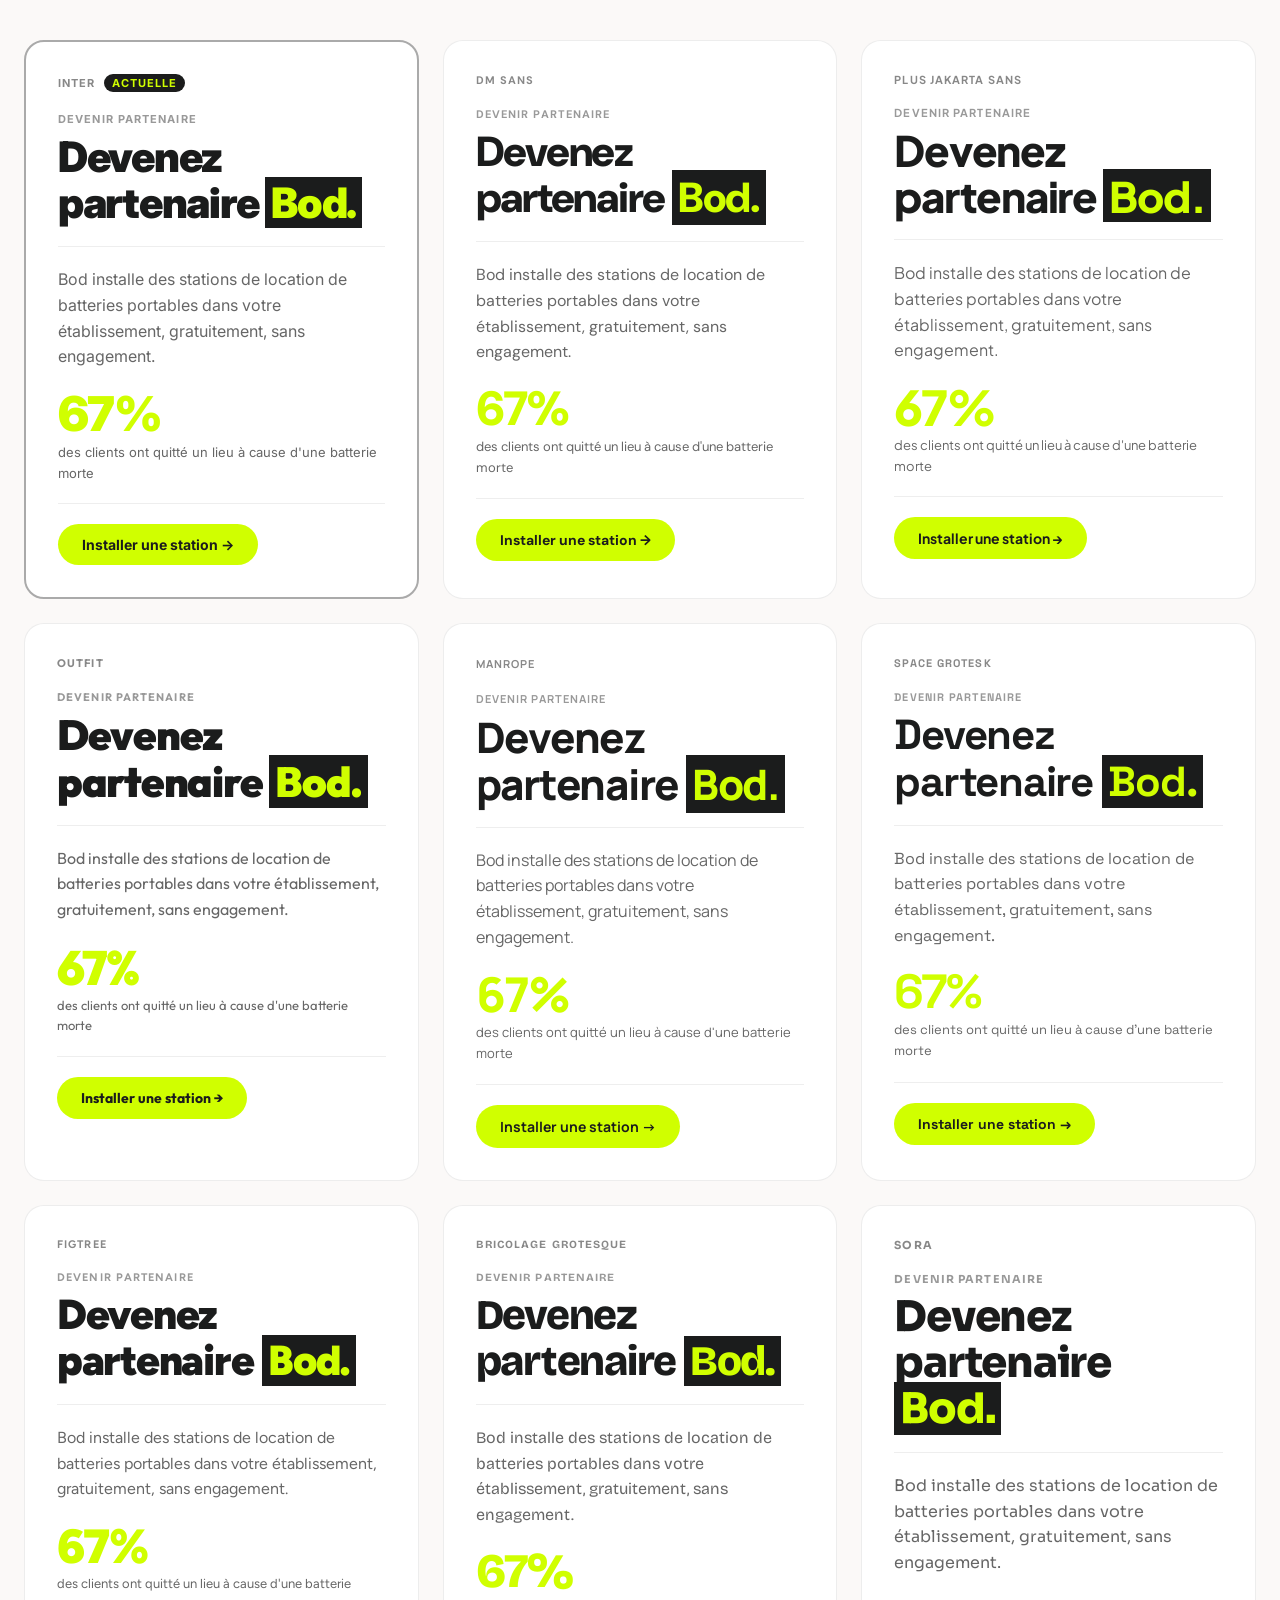
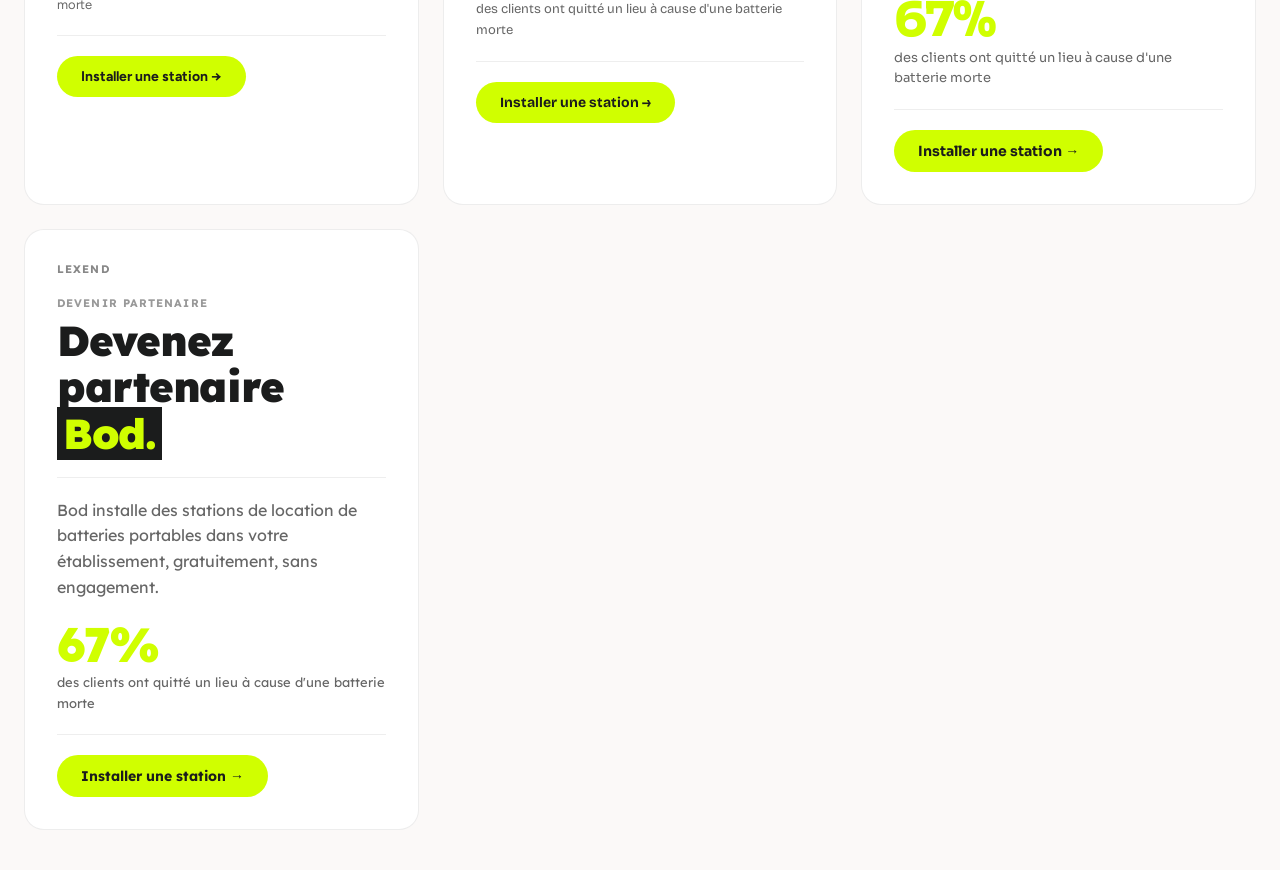
<file: font-preview.html>
<!DOCTYPE html>
<html lang="fr">
<head>
<meta charset="utf-8"/>
<meta name="viewport" content="width=device-width, initial-scale=1.0"/>
<title>Font Preview — BOD</title>
<link href="https://fonts.googleapis.com/css2?family=DM+Sans:wght@300;400;500;700;800;900&family=Plus+Jakarta+Sans:wght@300;400;500;700;800;900&family=Outfit:wght@300;400;500;700;800;900&family=Manrope:wght@300;400;500;700;800;900&family=Inter:wght@300;400;500;700;800;900&family=Space+Grotesk:wght@300;400;500;700&family=Figtree:wght@300;400;500;700;800;900&family=Bricolage+Grotesque:wght@300;400;500;700;800&family=Sora:wght@300;400;500;700;800&family=Lexend:wght@300;400;500;700;800;900&display=swap" rel="stylesheet"/>
<style>
  * { margin:0; padding:0; box-sizing:border-box; }
  body { background:#fbf9f8; padding:40px 24px; }
  .grid { display:grid; grid-template-columns:repeat(auto-fit,minmax(340px,1fr)); gap:24px; max-width:1400px; margin:0 auto; }
  .card { background:#fff; border-radius:20px; padding:32px; border:1px solid rgba(0,0,0,0.07); }
  .card.current { border:2px solid #aaa; }
  .tag { font-family:'Inter',sans-serif; font-size:11px; font-weight:700; text-transform:uppercase; letter-spacing:.1em; color:#888; margin-bottom:20px; display:flex; align-items:center; gap:8px; }
  .tag span { background:#f0f0f0; padding:2px 8px; border-radius:100px; }
  .tag .current-badge { background:#1b1c1c; color:#D0FF00; }
  h1 { font-size:42px; font-weight:900; letter-spacing:-0.03em; line-height:1.1; color:#1b1c1c; margin-bottom:12px; }
  h1 em { background:#1b1c1c; color:#D0FF00; font-style:normal; padding:0 6px; }
  p { font-size:16px; font-weight:400; color:#666; line-height:1.6; margin-bottom:20px; }
  .btn { display:inline-flex; align-items:center; gap:8px; background:#D0FF00; color:#1b1c1c; padding:12px 24px; border-radius:100px; font-size:14px; font-weight:700; text-decoration:none; }
  .small { font-size:11px; font-weight:700; text-transform:uppercase; letter-spacing:.1em; color:#999; margin-bottom:8px; }
  .stat { font-size:48px; font-weight:900; color:#D0FF00; letter-spacing:-0.04em; line-height:1; }
  .divider { border:none; border-top:1px solid #eee; margin:20px 0; }

  .dm h1,.dm p,.dm .btn,.dm .small,.dm .stat,.dm .tag { font-family:'DM Sans',sans-serif; }
  .jakarta h1,.jakarta p,.jakarta .btn,.jakarta .small,.jakarta .stat,.jakarta .tag { font-family:'Plus Jakarta Sans',sans-serif; }
  .outfit h1,.outfit p,.outfit .btn,.outfit .small,.outfit .stat,.outfit .tag { font-family:'Outfit',sans-serif; }
  .manrope h1,.manrope p,.manrope .btn,.manrope .small,.manrope .stat,.manrope .tag { font-family:'Manrope',sans-serif; }
  .inter h1,.inter p,.inter .btn,.inter .small,.inter .stat,.inter .tag { font-family:'Inter',sans-serif; }
  .grotesk h1,.grotesk p,.grotesk .btn,.grotesk .small,.grotesk .stat,.grotesk .tag { font-family:'Space Grotesk',sans-serif; }
  .figtree h1,.figtree p,.figtree .btn,.figtree .small,.figtree .stat,.figtree .tag { font-family:'Figtree',sans-serif; }
  .bricolage h1,.bricolage p,.bricolage .btn,.bricolage .small,.bricolage .stat,.bricolage .tag { font-family:'Bricolage Grotesque',sans-serif; }
  .sora h1,.sora p,.sora .btn,.sora .small,.sora .stat,.sora .tag { font-family:'Sora',sans-serif; }
  .lexend h1,.lexend p,.lexend .btn,.lexend .small,.lexend .stat,.lexend .tag { font-family:'Lexend',sans-serif; }
</style>
</head>
<body>
<div class="grid">

  <div class="card inter current">
    <div class="tag">Inter <span class="current-badge">Actuelle</span></div>
    <div class="small">Devenir partenaire</div>
    <h1>Devenez partenaire <em>Bod.</em></h1>
    <hr class="divider"/>
    <p>Bod installe des stations de location de batteries portables dans votre établissement, gratuitement, sans engagement.</p>
    <div class="stat">67%</div>
    <p style="font-size:13px;margin-top:4px;">des clients ont quitté un lieu à cause d'une batterie morte</p>
    <hr class="divider"/>
    <a class="btn" href="#">Installer une station →</a>
  </div>

  <div class="card dm">
    <div class="tag">DM Sans</div>
    <div class="small">Devenir partenaire</div>
    <h1>Devenez partenaire <em>Bod.</em></h1>
    <hr class="divider"/>
    <p>Bod installe des stations de location de batteries portables dans votre établissement, gratuitement, sans engagement.</p>
    <div class="stat">67%</div>
    <p style="font-size:13px;margin-top:4px;">des clients ont quitté un lieu à cause d'une batterie morte</p>
    <hr class="divider"/>
    <a class="btn" href="#">Installer une station →</a>
  </div>

  <div class="card jakarta">
    <div class="tag">Plus Jakarta Sans</div>
    <div class="small">Devenir partenaire</div>
    <h1>Devenez partenaire <em>Bod.</em></h1>
    <hr class="divider"/>
    <p>Bod installe des stations de location de batteries portables dans votre établissement, gratuitement, sans engagement.</p>
    <div class="stat">67%</div>
    <p style="font-size:13px;margin-top:4px;">des clients ont quitté un lieu à cause d'une batterie morte</p>
    <hr class="divider"/>
    <a class="btn" href="#">Installer une station →</a>
  </div>

  <div class="card outfit">
    <div class="tag">Outfit</div>
    <div class="small">Devenir partenaire</div>
    <h1>Devenez partenaire <em>Bod.</em></h1>
    <hr class="divider"/>
    <p>Bod installe des stations de location de batteries portables dans votre établissement, gratuitement, sans engagement.</p>
    <div class="stat">67%</div>
    <p style="font-size:13px;margin-top:4px;">des clients ont quitté un lieu à cause d'une batterie morte</p>
    <hr class="divider"/>
    <a class="btn" href="#">Installer une station →</a>
  </div>

  <div class="card manrope">
    <div class="tag">Manrope</div>
    <div class="small">Devenir partenaire</div>
    <h1>Devenez partenaire <em>Bod.</em></h1>
    <hr class="divider"/>
    <p>Bod installe des stations de location de batteries portables dans votre établissement, gratuitement, sans engagement.</p>
    <div class="stat">67%</div>
    <p style="font-size:13px;margin-top:4px;">des clients ont quitté un lieu à cause d'une batterie morte</p>
    <hr class="divider"/>
    <a class="btn" href="#">Installer une station →</a>
  </div>


  <div class="card grotesk">
    <div class="tag">Space Grotesk</div>
    <div class="small">Devenir partenaire</div>
    <h1>Devenez partenaire <em>Bod.</em></h1>
    <hr class="divider"/>
    <p>Bod installe des stations de location de batteries portables dans votre établissement, gratuitement, sans engagement.</p>
    <div class="stat">67%</div>
    <p style="font-size:13px;margin-top:4px;">des clients ont quitté un lieu à cause d'une batterie morte</p>
    <hr class="divider"/>
    <a class="btn" href="#">Installer une station →</a>
  </div>

  <div class="card figtree">
    <div class="tag">Figtree</div>
    <div class="small">Devenir partenaire</div>
    <h1>Devenez partenaire <em>Bod.</em></h1>
    <hr class="divider"/>
    <p>Bod installe des stations de location de batteries portables dans votre établissement, gratuitement, sans engagement.</p>
    <div class="stat">67%</div>
    <p style="font-size:13px;margin-top:4px;">des clients ont quitté un lieu à cause d'une batterie morte</p>
    <hr class="divider"/>
    <a class="btn" href="#">Installer une station →</a>
  </div>

  <div class="card bricolage">
    <div class="tag">Bricolage Grotesque</div>
    <div class="small">Devenir partenaire</div>
    <h1>Devenez partenaire <em>Bod.</em></h1>
    <hr class="divider"/>
    <p>Bod installe des stations de location de batteries portables dans votre établissement, gratuitement, sans engagement.</p>
    <div class="stat">67%</div>
    <p style="font-size:13px;margin-top:4px;">des clients ont quitté un lieu à cause d'une batterie morte</p>
    <hr class="divider"/>
    <a class="btn" href="#">Installer une station →</a>
  </div>

  <div class="card sora">
    <div class="tag">Sora</div>
    <div class="small">Devenir partenaire</div>
    <h1>Devenez partenaire <em>Bod.</em></h1>
    <hr class="divider"/>
    <p>Bod installe des stations de location de batteries portables dans votre établissement, gratuitement, sans engagement.</p>
    <div class="stat">67%</div>
    <p style="font-size:13px;margin-top:4px;">des clients ont quitté un lieu à cause d'une batterie morte</p>
    <hr class="divider"/>
    <a class="btn" href="#">Installer une station →</a>
  </div>

  <div class="card lexend">
    <div class="tag">Lexend</div>
    <div class="small">Devenir partenaire</div>
    <h1>Devenez partenaire <em>Bod.</em></h1>
    <hr class="divider"/>
    <p>Bod installe des stations de location de batteries portables dans votre établissement, gratuitement, sans engagement.</p>
    <div class="stat">67%</div>
    <p style="font-size:13px;margin-top:4px;">des clients ont quitté un lieu à cause d'une batterie morte</p>
    <hr class="divider"/>
    <a class="btn" href="#">Installer une station →</a>
  </div>

</div>
</body>
</html>
</file>
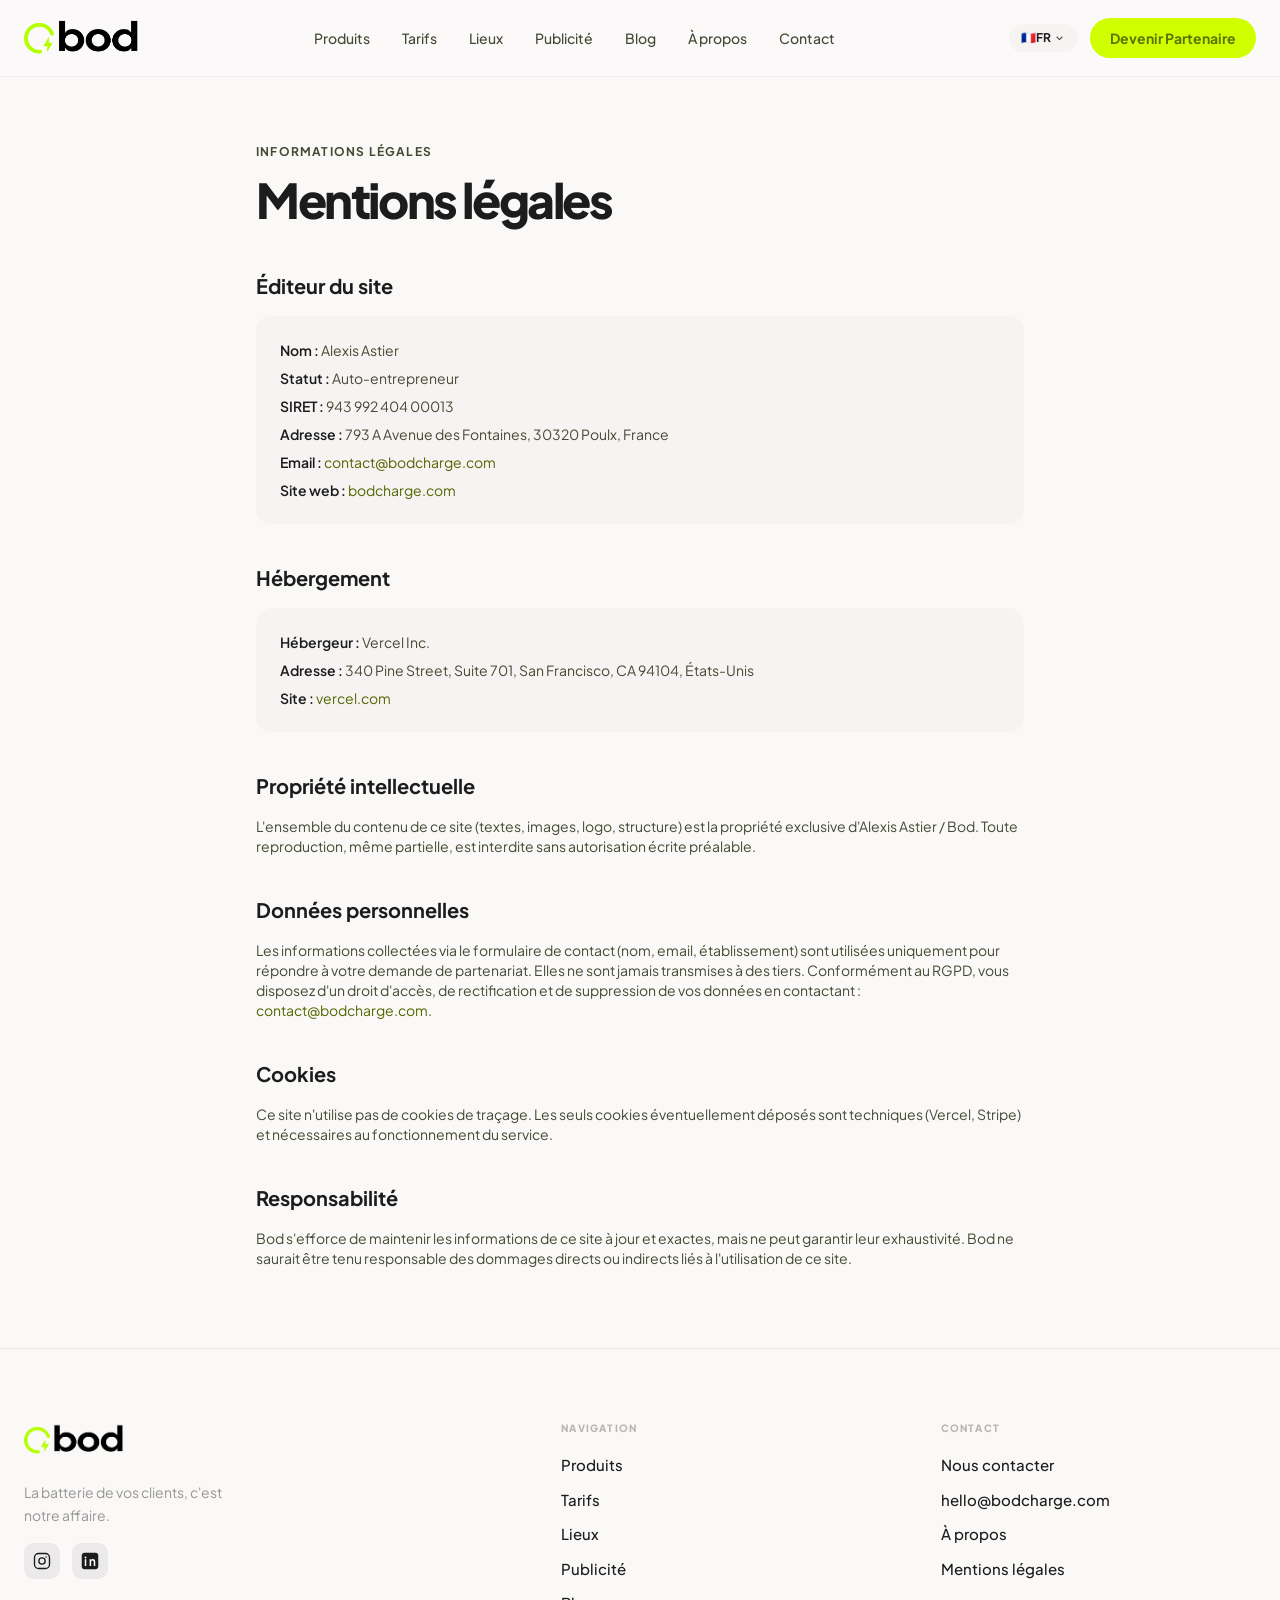
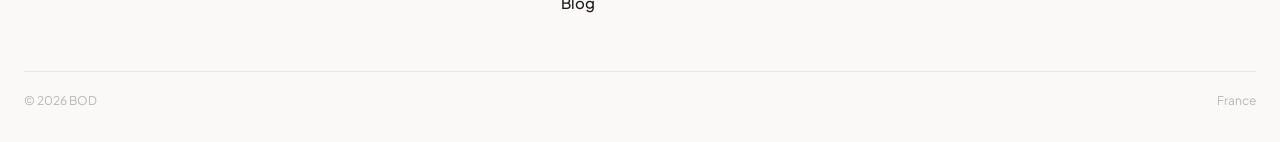
<file: mentions-legales.html>
<!DOCTYPE html>
<html class="light" lang="fr">
<head>
<meta charset="utf-8"/>
<meta content="width=device-width, initial-scale=1.0" name="viewport"/>
<title>Bod, Mentions légales</title>
<meta name="description" content="Mentions légales du site bodcharge.com, Bod, réseau de stations de location de batteries portables. Alexis Astier, auto-entrepreneur, Poulx (30320)."/>
<link rel="canonical" href="https://bodcharge.com/mentions-legales"/>
<link rel="icon" type="image/png" href="/images/favicon.png?v=2"/>
<link rel="shortcut icon" href="/images/favicon.png?v=2"/>
<meta name="robots" content="index, follow"/>
<meta property="og:type" content="website"/>
<meta property="og:url" content="https://bodcharge.com/mentions-legales.html"/>
<meta property="og:title" content="Bod, Mentions légales"/>
<meta property="og:site_name" content="Bod"/>
<link rel="stylesheet" href="styles.css"/>
<link rel="preconnect" href="https://fonts.googleapis.com">
<link rel="preconnect" href="https://fonts.gstatic.com" crossorigin>
<link href="https://fonts.googleapis.com/css2?family=Plus+Jakarta+Sans:wght@300;400;500;600;700;800;900&family=Material+Symbols+Outlined:wght,FILL@100..700,0..1&display=swap" rel="stylesheet"/>
<script src="lang.js" defer></script>
<style>
  .material-symbols-outlined { font-variation-settings: 'FILL' 0, 'wght' 400, 'GRAD' 0, 'opsz' 24; }
  body { font-family: 'Plus Jakarta Sans', sans-serif; background-color: #fbf9f8; }
  .glass-nav { backdrop-filter: blur(20px); -webkit-backdrop-filter: blur(20px); }
  @media (min-width: 768px) { #menu-toggle { display: none !important; } #mobile-menu { display: none !important; } .nav-desktop-cta { display: inline-flex !important; } }
  @media (max-width: 767px) { .nav-desktop-cta { display: none !important; } #menu-toggle { display: flex !important; } }
</style>
</head>
<body class="bg-surface text-on-surface">

<!-- NAV -->
<header class="fixed top-0 w-full z-50 glass-nav bg-[#fbf9f8]/85 border-b border-black/5">
  <div class="max-w-7xl mx-auto px-6 py-4 flex justify-between items-center">
    <a href="index.html" class="flex items-center gap-2.5">
      <img src="images/logo-bod.png" alt="Bod" style="height:44px;width:auto;"/>
    </a>
    <nav class="hidden md:flex items-center gap-8 font-medium text-sm text-on-surface-variant">
      <a href="produits.html" class="hover:text-on-surface transition-colors" data-i18n="nav.products">Produits</a>
      <a href="tarifs.html" class="hover:text-on-surface transition-colors" data-i18n="nav.tarifs">Tarifs</a>
      <a href="lieux.html" class="hover:text-on-surface transition-colors" data-i18n="nav.lieux">Lieux</a>
      <a href="publicite.html" class="hover:text-on-surface transition-colors" data-i18n="nav.pub">Publicité</a>
      <a href="blog.html" class="hover:text-on-surface transition-colors" data-i18n="nav.blog">Blog</a>
      <a href="a-propos.html" class="hover:text-on-surface transition-colors">À propos</a>
      <a href="contact.html" class="hover:text-on-surface transition-colors" data-i18n="nav.contact">Contact</a>
    </nav>
    <div class="flex items-center gap-3">
      <!-- Language button -->
      <button id="lang-btn" class="flex items-center gap-1 px-3 py-1.5 rounded-full bg-surface-container-low text-xs font-bold text-on-surface hover:bg-surface-container transition-colors">
        <span id="lang-flag">🇫🇷</span><span id="lang-label" class="ml-1">FR</span>
        <span class="material-symbols-outlined text-on-surface-variant" style="font-size:13px;line-height:1;margin-left:2px;">expand_more</span>
      </button>
      <!-- CTA desktop -->
      <a href="partenaire.html" class="nav-desktop-cta hidden md:inline-flex bg-primary-container text-on-primary-container px-5 py-2.5 rounded-full font-bold text-sm hover:opacity-90 active:scale-95 transition-all">
        Devenir Partenaire
      </a>
      <!-- Hamburger mobile -->
      <button id="menu-toggle" class="md:hidden p-2 rounded-xl hover:bg-surface-container-low transition-colors" aria-label="Menu">
        <span class="material-symbols-outlined text-on-surface" id="menu-icon">menu</span>
      </button>
    </div>
  </div>
</header>

<!-- Mobile menu -->
<div id="mobile-menu" class="hidden fixed top-[73px] left-0 right-0 md:hidden" style="background:#fbf9f8;box-shadow:0 12px 40px rgba(0,0,0,0.12);z-index:200;border-radius:0 0 20px 20px;border-bottom:1px solid rgba(0,0,0,0.06);">
  <div style="padding:8px 16px 20px;">
    <a href="produits.html" style="display:flex;align-items:center;padding:14px 12px;font-size:16px;font-weight:600;color:#3a3a3a;border-radius:12px;text-decoration:none;margin-bottom:2px;" data-i18n="nav.products">Produits</a>
    <a href="tarifs.html" style="display:flex;align-items:center;padding:14px 12px;font-size:16px;font-weight:600;color:#3a3a3a;border-radius:12px;text-decoration:none;margin-bottom:2px;" data-i18n="nav.tarifs">Tarifs</a>
    <a href="lieux.html" style="display:flex;align-items:center;padding:14px 12px;font-size:16px;font-weight:600;color:#3a3a3a;border-radius:12px;text-decoration:none;margin-bottom:2px;" data-i18n="nav.lieux">Lieux</a>
    <a href="publicite.html" style="display:flex;align-items:center;padding:14px 12px;font-size:16px;font-weight:600;color:#3a3a3a;border-radius:12px;text-decoration:none;margin-bottom:2px;" data-i18n="nav.pub">Publicité</a>
    <a href="blog.html" style="display:flex;align-items:center;padding:14px 12px;font-size:16px;font-weight:600;color:#3a3a3a;border-radius:12px;text-decoration:none;margin-bottom:2px;" data-i18n="nav.blog">Blog</a>
    <a href="contact.html" style="display:flex;align-items:center;padding:14px 12px;font-size:16px;font-weight:600;color:#3a3a3a;border-radius:12px;text-decoration:none;margin-bottom:2px;" data-i18n="nav.contact">Contact</a>
    <a href="a-propos.html" style="display:flex;align-items:center;padding:14px 12px;font-size:16px;font-weight:600;color:#3a3a3a;border-radius:12px;text-decoration:none;margin-bottom:12px;">À propos</a>
    <a href="partenaire.html" style="display:flex;align-items:center;justify-content:center;padding:15px;background:#cef700;color:#1a2e00;border-radius:100px;font-size:15px;font-weight:700;text-decoration:none;" data-i18n="nav.cta">Devenir Partenaire</a>
  </div>
</div>

<main class="pt-20 pb-20 px-6">
  <div class="max-w-3xl mx-auto pt-16">

    <div class="text-xs font-bold uppercase tracking-widest text-on-surface-variant mb-4">Informations légales</div>
    <h1 class="text-5xl font-black tracking-tighter text-on-surface mb-12">Mentions légales</h1>

    <div class="space-y-10 text-on-surface-variant leading-relaxed">

      <section>
        <h2 class="text-xl font-bold text-on-surface mb-4">Éditeur du site</h2>
        <div class="bg-surface-container-low rounded-2xl p-6 space-y-2 text-sm">
          <p><span class="font-semibold text-on-surface">Nom :</span> Alexis Astier</p>
          <p><span class="font-semibold text-on-surface">Statut :</span> Auto-entrepreneur</p>
          <p><span class="font-semibold text-on-surface">SIRET :</span> 943 992 404 00013</p>
          <p><span class="font-semibold text-on-surface">Adresse :</span> 793 A Avenue des Fontaines, 30320 Poulx, France</p>
          <p><span class="font-semibold text-on-surface">Email :</span> <a href="mailto:contact@bodcharge.com" class="text-primary hover:underline">contact@bodcharge.com</a></p>
          <p><span class="font-semibold text-on-surface">Site web :</span> <a href="https://bodcharge.com" class="text-primary hover:underline">bodcharge.com</a></p>
        </div>
      </section>

      <section>
        <h2 class="text-xl font-bold text-on-surface mb-4">Hébergement</h2>
        <div class="bg-surface-container-low rounded-2xl p-6 space-y-2 text-sm">
          <p><span class="font-semibold text-on-surface">Hébergeur :</span> Vercel Inc.</p>
          <p><span class="font-semibold text-on-surface">Adresse :</span> 340 Pine Street, Suite 701, San Francisco, CA 94104, États-Unis</p>
          <p><span class="font-semibold text-on-surface">Site :</span> <a href="https://vercel.com" class="text-primary hover:underline" target="_blank" rel="noopener">vercel.com</a></p>
        </div>
      </section>

      <section>
        <h2 class="text-xl font-bold text-on-surface mb-4">Propriété intellectuelle</h2>
        <p class="text-sm">L'ensemble du contenu de ce site (textes, images, logo, structure) est la propriété exclusive d'Alexis Astier / Bod. Toute reproduction, même partielle, est interdite sans autorisation écrite préalable.</p>
      </section>

      <section>
        <h2 class="text-xl font-bold text-on-surface mb-4">Données personnelles</h2>
        <p class="text-sm">Les informations collectées via le formulaire de contact (nom, email, établissement) sont utilisées uniquement pour répondre à votre demande de partenariat. Elles ne sont jamais transmises à des tiers. Conformément au RGPD, vous disposez d'un droit d'accès, de rectification et de suppression de vos données en contactant : <a href="mailto:contact@bodcharge.com" class="text-primary hover:underline">contact@bodcharge.com</a>.</p>
      </section>

      <section>
        <h2 class="text-xl font-bold text-on-surface mb-4">Cookies</h2>
        <p class="text-sm">Ce site n'utilise pas de cookies de traçage. Les seuls cookies éventuellement déposés sont techniques (Vercel, Stripe) et nécessaires au fonctionnement du service.</p>
      </section>

      <section>
        <h2 class="text-xl font-bold text-on-surface mb-4">Responsabilité</h2>
        <p class="text-sm">Bod s'efforce de maintenir les informations de ce site à jour et exactes, mais ne peut garantir leur exhaustivité. Bod ne saurait être tenu responsable des dommages directs ou indirects liés à l'utilisation de ce site.</p>
      </section>

    </div>
  </div>
</main>

<!-- FOOTER -->
<footer style="background:#fbf9f8;border-top:1px solid rgba(27,28,28,0.08);padding:clamp(48px,7vw,72px) 24px 32px;">
  <div style="max-width:1280px;margin:0 auto;">
    <div style="display:grid;grid-template-columns:1.5fr 1fr 1fr;gap:clamp(24px,5vw,64px);margin-bottom:clamp(32px,5vw,56px);">

      <div>
        <a href="index.html" style="display:inline-block;margin-bottom:16px;">
          <img src="/images/logo-bod.png" alt="Bod" style="height:38px;width:auto;"/>
        </a>
        <p style="font-size:.875rem;color:rgba(27,28,28,0.45);max-width:220px;line-height:1.65;margin:0;" data-i18n="footer.tagline">La batterie de vos clients, c'est notre affaire.</p>
        <div style="display:flex;gap:12px;margin-top:16px;">
          <a href="https://www.instagram.com/bod.charge/" target="_blank" rel="noopener" style="display:flex;align-items:center;justify-content:center;width:36px;height:36px;border-radius:10px;background:rgba(27,28,28,0.07);transition:background .15s;" onmouseover="this.style.background='rgba(27,28,28,0.14)'" onmouseout="this.style.background='rgba(27,28,28,0.07)'">
            <svg width="18" height="18" viewBox="0 0 24 24" fill="none" xmlns="http://www.w3.org/2000/svg"><rect x="2" y="2" width="20" height="20" rx="5.5" stroke="#1b1c1c" stroke-width="1.8"/><circle cx="12" cy="12" r="4.2" stroke="#1b1c1c" stroke-width="1.8"/><circle cx="17.5" cy="6.5" r="1" fill="#1b1c1c"/></svg>
          </a>
          <a href="https://www.linkedin.com/company/bodcharge/" target="_blank" rel="noopener" style="display:flex;align-items:center;justify-content:center;width:36px;height:36px;border-radius:10px;background:rgba(27,28,28,0.07);transition:background .15s;" onmouseover="this.style.background='rgba(27,28,28,0.14)'" onmouseout="this.style.background='rgba(27,28,28,0.07)'">
            <svg width="18" height="18" viewBox="0 0 24 24" fill="#1b1c1c" xmlns="http://www.w3.org/2000/svg"><rect x="1" y="1" width="22" height="22" rx="4" fill="#1b1c1c"/><path d="M7 9.5H5v9h2v-9ZM6 8.5a1.25 1.25 0 1 0 0-2.5 1.25 1.25 0 0 0 0 2.5ZM19 13.2c0-2.5-1.1-4-3.2-4-1.1 0-2 .6-2.3 1.5V9.5h-2v9h2v-5c0-1.3.6-2.2 1.8-2.2 1.1 0 1.7.8 1.7 2.2v5H19v-5.3Z" fill="white"/></svg>
          </a>
        </div>
      </div>

      <div>
        <div style="font-size:.625rem;font-weight:900;letter-spacing:.12em;text-transform:uppercase;color:rgba(27,28,28,0.3);margin-bottom:18px;">Navigation</div>
        <div style="display:flex;flex-direction:column;gap:12px;">
          <a href="produits.html" style="font-size:.9375rem;font-weight:500;color:#1b1c1c;text-decoration:none;transition:opacity .15s;" onmouseover="this.style.opacity='.4'" onmouseout="this.style.opacity='1'">Produits</a>
          <a href="tarifs.html" style="font-size:.9375rem;font-weight:500;color:#1b1c1c;text-decoration:none;transition:opacity .15s;" onmouseover="this.style.opacity='.4'" onmouseout="this.style.opacity='1'">Tarifs</a>
          <a href="lieux.html" style="font-size:.9375rem;font-weight:500;color:#1b1c1c;text-decoration:none;transition:opacity .15s;" onmouseover="this.style.opacity='.4'" onmouseout="this.style.opacity='1'">Lieux</a>
          <a href="publicite.html" style="font-size:.9375rem;font-weight:500;color:#1b1c1c;text-decoration:none;transition:opacity .15s;" onmouseover="this.style.opacity='.4'" onmouseout="this.style.opacity='1'">Publicité</a>
          <a href="blog.html" style="font-size:.9375rem;font-weight:500;color:#1b1c1c;text-decoration:none;transition:opacity .15s;" onmouseover="this.style.opacity='.4'" onmouseout="this.style.opacity='1'">Blog</a>
        </div>
      </div>

      <div>
        <div style="font-size:.625rem;font-weight:900;letter-spacing:.12em;text-transform:uppercase;color:rgba(27,28,28,0.3);margin-bottom:18px;">Contact</div>
        <div style="display:flex;flex-direction:column;gap:12px;">
          <a href="contact.html" style="font-size:.9375rem;font-weight:500;color:#1b1c1c;text-decoration:none;transition:opacity .15s;" onmouseover="this.style.opacity='.4'" onmouseout="this.style.opacity='1'">Nous contacter</a>
          <a href="mailto:hello@bodcharge.com" style="font-size:.9375rem;font-weight:500;color:#1b1c1c;text-decoration:none;transition:opacity .15s;" onmouseover="this.style.opacity='.4'" onmouseout="this.style.opacity='1'">hello@bodcharge.com</a>
          <a href="a-propos.html" style="font-size:.9375rem;font-weight:500;color:#1b1c1c;text-decoration:none;transition:opacity .15s;" onmouseover="this.style.opacity='.4'" onmouseout="this.style.opacity='1'">À propos</a>
          <a href="mentions-legales.html" style="font-size:.9375rem;font-weight:500;color:#1b1c1c;text-decoration:none;transition:opacity .15s;" onmouseover="this.style.opacity='.4'" onmouseout="this.style.opacity='1'">Mentions légales</a>
        </div>
      </div>

    </div>
    <div style="border-top:1px solid rgba(27,28,28,0.08);padding-top:20px;display:flex;justify-content:space-between;align-items:center;flex-wrap:wrap;gap:8px;">
      <p style="font-size:.75rem;color:rgba(27,28,28,0.3);margin:0;">© 2026 BOD</p>
      <p style="font-size:.75rem;color:rgba(27,28,28,0.3);margin:0;">France</p>
    </div>
  </div>
</footer>

<script>
  const toggle = document.getElementById('menu-toggle');
  const menu = document.getElementById('mobile-menu');
  const icon = document.getElementById('menu-icon');
  if (toggle) {
    toggle.addEventListener('click', () => {
      menu.classList.toggle('hidden');
      icon.textContent = menu.classList.contains('hidden') ? 'menu' : 'close';
    });
  }
</script>

</body>
</html>
</file>
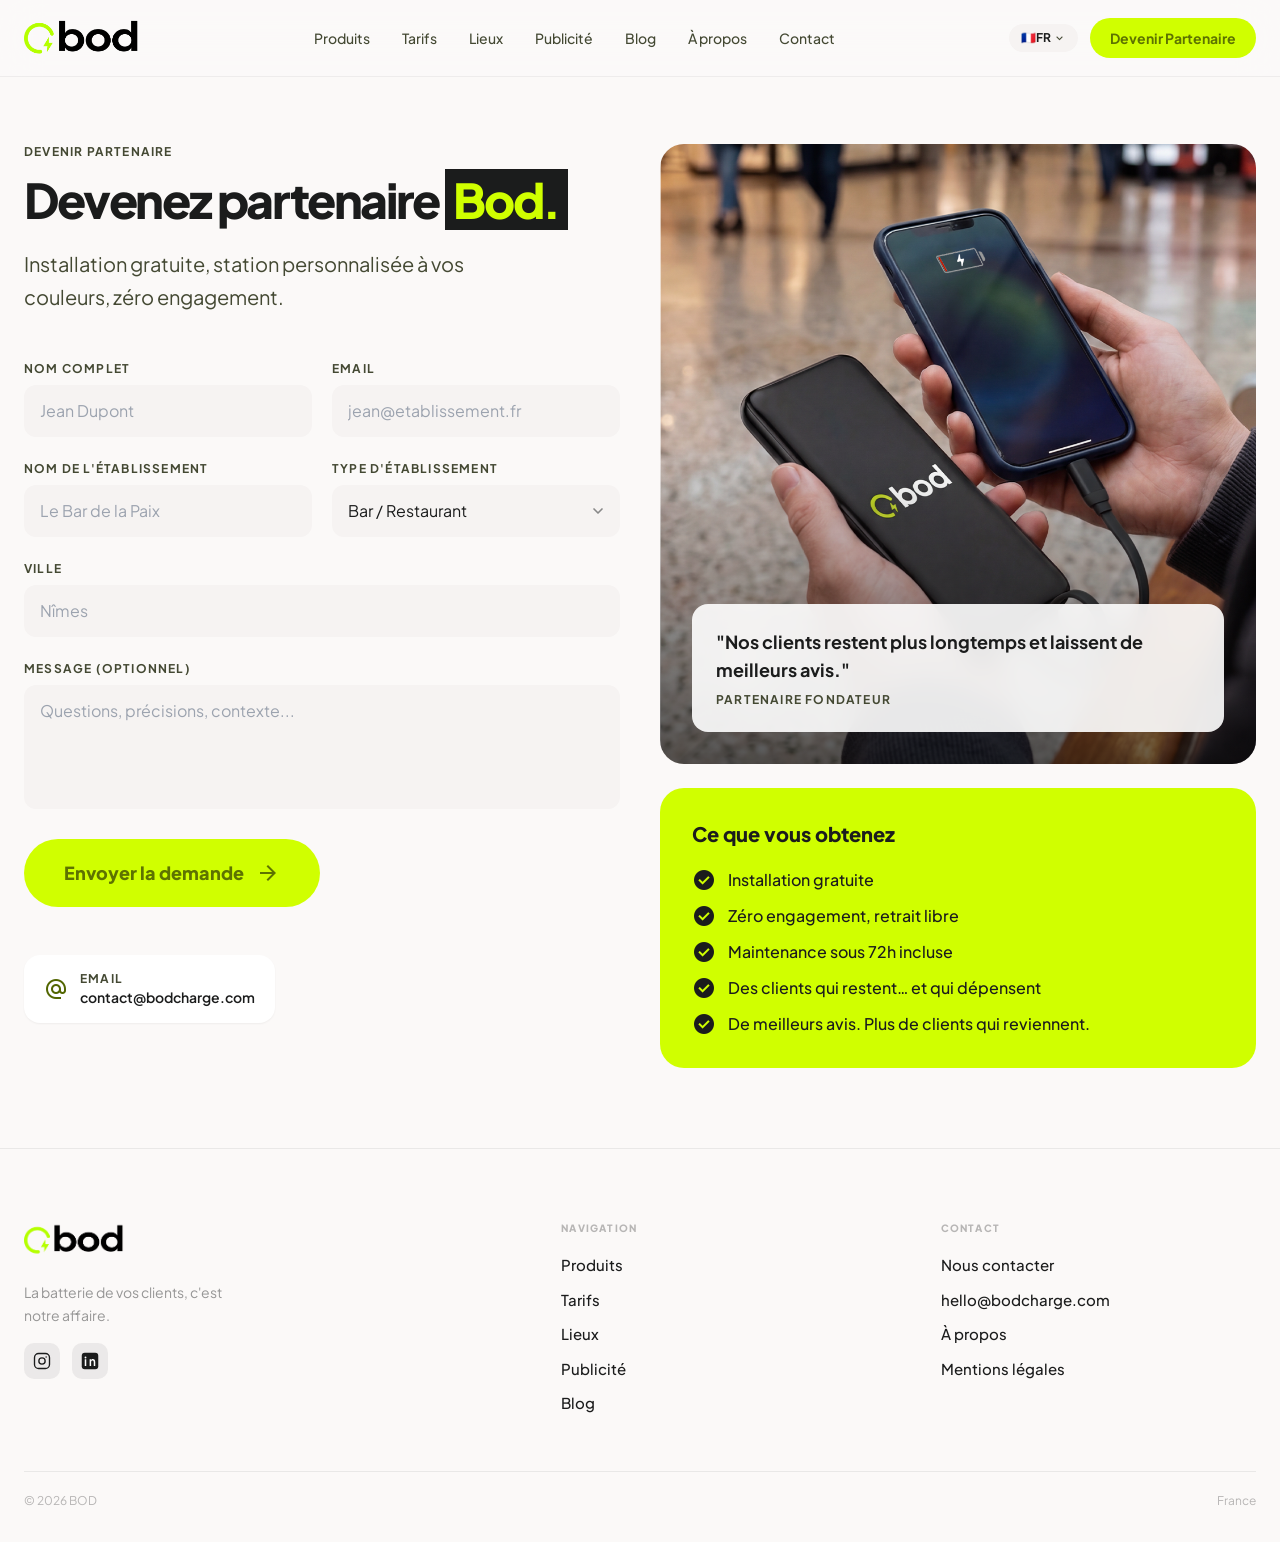
<file: partenaire.html>
<!DOCTYPE html>
<html class="light" lang="fr">
<head>
<meta charset="utf-8"/>
<meta content="width=device-width, initial-scale=1.0" name="viewport"/>
<title>Bod, Devenir Partenaire Fondateur | Installation gratuite</title>
<meta name="description" content="Installez une station Bod dans votre établissement. Location de batteries portables, installation gratuite, zéro engagement."/>
<link rel="canonical" href="https://bodcharge.com/partenaire"/>
<meta name="robots" content="index, follow"/>
<meta name="author" content="Alexis Astier"/>
<meta name="geo.region" content="FR"/>
<meta name="geo.placename" content="France"/>
<link rel="icon" type="image/png" href="/images/favicon.png?v=2"/>
<link rel="shortcut icon" href="/images/favicon.png?v=2"/>
<!-- Open Graph -->
<meta property="og:type" content="website"/>
<meta property="og:url" content="https://bodcharge.com/partenaire.html"/>
<meta property="og:title" content="Bod, Devenir Partenaire Fondateur | Installation gratuite"/>
<meta property="og:description" content="Installez une station Bod dans votre établissement. Location de batteries portables, installation gratuite, zéro engagement."/>
<meta property="og:site_name" content="Bod"/>
<meta name="twitter:card" content="summary_large_image"/>
<meta name="twitter:title" content="Bod, Devenir Partenaire Fondateur | Installation gratuite"/>
<meta name="twitter:description" content="Rejoignez l'Offre Fondateurs Bod. Installation gratuite d'une station de location de batteries portables. Zéro engagement."/>
<link rel="stylesheet" href="styles.css"/>
<link rel="preconnect" href="https://fonts.googleapis.com">
<link rel="preconnect" href="https://fonts.gstatic.com" crossorigin>
<link href="https://fonts.googleapis.com/css2?family=Plus+Jakarta+Sans:wght@300;400;500;600;700;800;900&family=Material+Symbols+Outlined:wght,FILL@100..700,0..1&display=swap" rel="stylesheet"/>
<script src="lang.js" defer></script>
<script type="application/ld+json">
{
  "@context": "https://schema.org",
  "@type": "ContactPage",
  "name": "Devenir Partenaire Bod",
  "description": "Formulaire de contact pour rejoindre le réseau Bod et installer une station de location de batteries portables dans votre établissement.",
  "url": "https://bodcharge.com/partenaire.html",
  "breadcrumb": {
    "@type": "BreadcrumbList",
    "itemListElement": [
      { "@type": "ListItem", "position": 1, "name": "Accueil", "item": "https://bodcharge.com/" },
      { "@type": "ListItem", "position": 2, "name": "Devenir Partenaire", "item": "https://bodcharge.com/partenaire.html" }
    ]
  }
}
</script>
<style>
  .material-symbols-outlined { font-variation-settings: 'FILL' 0, 'wght' 400, 'GRAD' 0, 'opsz' 24; }
  body { font-family: 'Plus Jakarta Sans', sans-serif; background-color: #fbf9f8; }
  .glass-nav { backdrop-filter: blur(20px); -webkit-backdrop-filter: blur(20px); }
  @keyframes fadeUp { from { opacity: 0; transform: translateY(24px); } to { opacity: 1; transform: translateY(0); } }
  .animate-fade-up { animation: fadeUp 0.7s ease forwards; }
  .animate-fade-up-delay-1 { animation: fadeUp 0.7s ease 0.15s forwards; opacity: 0; }
  .animate-fade-up-delay-2 { animation: fadeUp 0.7s ease 0.3s forwards; opacity: 0; }

  /* Focus input */
  input:focus, textarea:focus, select:focus {
    outline: none;
    background-color: #eae8e7;
  }
  /* Select styled like inputs */
  .custom-select-wrap { position: relative; }
  .custom-select-wrap select {
    appearance: none;
    -webkit-appearance: none;
    padding-right: 2.5rem;
    background-image: url("data:image/svg+xml,%3Csvg xmlns='http://www.w3.org/2000/svg' width='16' height='16' viewBox='0 0 24 24' fill='none' stroke='%23888' stroke-width='2.5' stroke-linecap='round' stroke-linejoin='round'%3E%3Cpolyline points='6 9 12 15 18 9'/%3E%3C/svg%3E");
    background-repeat: no-repeat;
    background-position: right 14px center;
    cursor: pointer;
  }
  @media (min-width: 768px) { #menu-toggle { display: none !important; } #mobile-menu { display: none !important; } .nav-desktop-cta { display: inline-flex !important; } }
  @media (max-width: 767px) { .nav-desktop-cta { display: none !important; } #menu-toggle { display: flex !important; } }
</style>
</head>
<body class="bg-surface text-on-surface selection:bg-primary-container">

<!-- NAV -->
<header class="fixed top-0 w-full z-50 glass-nav bg-[#fbf9f8]/85 border-b border-black/5">
  <div class="max-w-7xl mx-auto px-6 py-4 flex justify-between items-center">
    <a href="index.html" class="flex items-center gap-2.5">
      <img src="images/logo-bod.png" alt="Bod" style="height:44px;width:auto;"/>
    </a>
    <nav class="hidden md:flex items-center gap-8 font-medium text-sm text-on-surface-variant">
      <a href="produits.html" class="hover:text-on-surface transition-colors" data-i18n="nav.products">Produits</a>
      <a href="tarifs.html" class="hover:text-on-surface transition-colors">Tarifs</a>
      <a href="lieux.html" class="hover:text-on-surface transition-colors">Lieux</a>
      <a href="publicite.html" class="hover:text-on-surface transition-colors" data-i18n="nav.pub">Publicité</a>
      <a href="blog.html" class="hover:text-on-surface transition-colors" data-i18n="nav.blog">Blog</a>
      <a href="a-propos.html" class="hover:text-on-surface transition-colors">À propos</a>
      <a href="contact.html" class="hover:text-on-surface transition-colors">Contact</a>
    </nav>
    <div class="flex items-center gap-3">
      <!-- Language button -->
      <button id="lang-btn" class="flex items-center gap-1 px-3 py-1.5 rounded-full bg-surface-container-low text-xs font-bold text-on-surface hover:bg-surface-container transition-colors">
        <span id="lang-flag">🇫🇷</span><span id="lang-label" class="ml-1">FR</span>
        <span class="material-symbols-outlined text-on-surface-variant" style="font-size:13px;line-height:1;margin-left:2px;">expand_more</span>
      </button>
      <!-- CTA desktop -->
      <a href="partenaire.html" class="nav-desktop-cta hidden md:inline-flex bg-primary-container text-on-primary-container px-5 py-2.5 rounded-full font-bold text-sm hover:opacity-90 active:scale-95 transition-all">
        Devenir Partenaire
      </a>
      <!-- Hamburger mobile -->
      <button id="menu-toggle" class="md:hidden p-2 rounded-xl hover:bg-surface-container-low transition-colors" aria-label="Menu">
        <span class="material-symbols-outlined text-on-surface" id="menu-icon">menu</span>
      </button>
    </div>
  </div>
</header>

<!-- Mobile menu -->
<div id="mobile-menu" class="hidden fixed top-[73px] left-0 right-0 md:hidden" style="background:#fbf9f8;box-shadow:0 12px 40px rgba(0,0,0,0.12);z-index:200;border-radius:0 0 20px 20px;border-bottom:1px solid rgba(0,0,0,0.06);">
  <div style="padding:8px 16px 20px;">
    <a href="produits.html" style="display:flex;align-items:center;padding:14px 12px;font-size:16px;font-weight:600;color:#3a3a3a;border-radius:12px;text-decoration:none;margin-bottom:2px;" data-i18n="nav.products">Produits</a>
    <a href="tarifs.html" style="display:flex;align-items:center;padding:14px 12px;font-size:16px;font-weight:600;color:#3a3a3a;border-radius:12px;text-decoration:none;margin-bottom:2px;">Tarifs</a>
    <a href="lieux.html" style="display:flex;align-items:center;padding:14px 12px;font-size:16px;font-weight:600;color:#3a3a3a;border-radius:12px;text-decoration:none;margin-bottom:2px;">Lieux</a>
    <a href="contact.html" style="display:flex;align-items:center;padding:14px 12px;font-size:16px;font-weight:600;color:#3a3a3a;border-radius:12px;text-decoration:none;margin-bottom:2px;">Contact</a>
    <a href="publicite.html" style="display:flex;align-items:center;padding:14px 12px;font-size:16px;font-weight:600;color:#3a3a3a;border-radius:12px;text-decoration:none;margin-bottom:2px;" data-i18n="nav.pub">Publicité</a>
    <a href="blog.html" style="display:flex;align-items:center;padding:14px 12px;font-size:16px;font-weight:600;color:#3a3a3a;border-radius:12px;text-decoration:none;margin-bottom:2px;" data-i18n="nav.blog">Blog</a>
    <a href="a-propos.html" style="display:flex;align-items:center;padding:14px 12px;font-size:16px;font-weight:600;color:#3a3a3a;border-radius:12px;text-decoration:none;margin-bottom:12px;">À propos</a>
    <a href="partenaire.html" style="display:flex;align-items:center;justify-content:center;padding:15px;background:#cef700;color:#1a2e00;border-radius:100px;font-size:15px;font-weight:700;text-decoration:none;">Devenir Partenaire</a>
  </div>
</div>

<main class="pt-20 pb-20">
  <div class="max-w-7xl mx-auto px-6 pt-16 md:pt-24 grid lg:grid-cols-2 gap-10 lg:gap-20 items-start">

    <!-- FORM -->
    <section>
      <div class="animate-fade-up text-xs font-bold uppercase tracking-widest text-on-surface-variant mb-4">Devenir partenaire</div>
      <h1 class="animate-fade-up-delay-1 text-4xl md:text-5xl lg:text-6xl font-black text-on-surface tracking-tighter leading-tight mb-6">
        Devenez partenaire <span class="text-primary-container bg-on-surface px-2">Bod.</span>
      </h1>
      <p class="animate-fade-up-delay-2 text-xl text-on-surface-variant max-w-lg leading-relaxed mb-12">
        Installation gratuite, station personnalisée à vos couleurs, zéro engagement.
      </p>

      <div id="form-success" class="hidden bg-primary-container rounded-2xl p-8 text-center">
        <span class="material-symbols-outlined text-4xl text-on-surface mb-3 block" style="font-variation-settings:'FILL' 1;">check_circle</span>
        <h3 class="font-black text-xl text-on-surface mb-2">Demande envoyée !</h3>
        <p class="text-on-surface/70">On revient vers vous sous 24h.</p>
      </div>
      <form id="partenaire-form" class="space-y-6">
        <div class="grid md:grid-cols-2 gap-5">
          <div>
            <label class="text-xs font-bold uppercase tracking-widest text-on-surface-variant block mb-2">Nom complet</label>
            <input name="nom" type="text" placeholder="Jean Dupont" class="w-full bg-surface-container-low rounded-xl px-4 py-3.5 text-on-surface border-none transition-colors" required/>
          </div>
          <div>
            <label class="text-xs font-bold uppercase tracking-widest text-on-surface-variant block mb-2">Email</label>
            <input name="email" type="email" placeholder="jean@etablissement.fr" class="w-full bg-surface-container-low rounded-xl px-4 py-3.5 text-on-surface border-none transition-colors" required/>
          </div>
        </div>
        <div class="grid md:grid-cols-2 gap-5">
          <div>
            <label class="text-xs font-bold uppercase tracking-widest text-on-surface-variant block mb-2">Nom de l'établissement</label>
            <input name="etablissement" type="text" placeholder="Le Bar de la Paix" class="w-full bg-surface-container-low rounded-xl px-4 py-3.5 text-on-surface border-none transition-colors" required/>
          </div>
          <div>
            <label class="text-xs font-bold uppercase tracking-widest text-on-surface-variant block mb-2">Type d'établissement</label>
            <div class="custom-select-wrap">
              <select name="type" class="w-full bg-surface-container-low rounded-xl px-4 py-3.5 text-on-surface border-none transition-colors">
                <option>Bar / Restaurant</option>
                <option>Hôtel</option>
                <option>Centre commercial</option>
                <option>Salle de sport</option>
                <option>Événementiel</option>
                <option>Autre</option>
              </select>
            </div>
          </div>
        </div>
        <div>
          <label class="text-xs font-bold uppercase tracking-widest text-on-surface-variant block mb-2">Ville</label>
          <input name="ville" type="text" placeholder="Nîmes" class="w-full bg-surface-container-low rounded-xl px-4 py-3.5 text-on-surface border-none transition-colors"/>
        </div>
        <div>
          <label class="text-xs font-bold uppercase tracking-widest text-on-surface-variant block mb-2">Message (optionnel)</label>
          <textarea name="message" rows="4" placeholder="Questions, précisions, contexte..." class="w-full bg-surface-container-low rounded-xl px-4 py-3.5 text-on-surface border-none transition-colors resize-none"></textarea>
        </div>
        <button type="submit" id="partenaire-btn" class="group flex items-center gap-3 bg-primary-container text-on-primary-container px-10 py-5 rounded-full font-black text-lg hover:shadow-lg hover:shadow-primary-container/30 active:scale-95 transition-all">
          Envoyer la demande
          <span class="material-symbols-outlined group-hover:translate-x-1 transition-transform">arrow_forward</span>
        </button>
      </form>
      <script>
        document.getElementById('partenaire-form').addEventListener('submit', async function(e) {
          e.preventDefault();
          const btn = document.getElementById('partenaire-btn');
          btn.disabled = true;
          btn.textContent = 'Envoi en cours…';
          const data = Object.fromEntries(new FormData(this));
          try {
            await fetch('https://n8n.vooolt.fr/webhook/bod-partenaire', {
              method: 'POST',
              headers: {'Content-Type': 'application/json'},
              body: JSON.stringify(data)
            });
            this.classList.add('hidden');
            document.getElementById('form-success').classList.remove('hidden');
          } catch(err) {
            btn.disabled = false;
            btn.textContent = 'Envoyer la demande';
            alert('Erreur, veuillez réessayer.');
          }
        });
      </script>

      <!-- CONTACT DIRECT -->
      <div class="mt-12 flex flex-wrap gap-4">
        <div class="flex items-center gap-3 bg-surface-container-lowest rounded-2xl px-5 py-4 shadow-sm">
          <span class="material-symbols-outlined text-primary">alternate_email</span>
          <div>
            <div class="text-xs font-bold uppercase tracking-widest text-on-surface-variant">Email</div>
            <div class="font-semibold text-sm">contact@bodcharge.com</div>
          </div>
        </div>
      </div>
    </section>

    <!-- SIDEBAR -->
    <aside class="hidden lg:block sticky top-32">
      <div class="relative rounded-3xl overflow-hidden">
        <img src="images/charge-telephone.png" alt="Partenaire Bod utilisant une station de location de batteries portables dans son établissement" width="600" height="500" loading="lazy" class="w-full object-cover" style="height:620px;"/>
        <div class="absolute inset-0 bg-gradient-to-t from-black/60 via-transparent to-transparent"></div>
        <div class="absolute bottom-8 left-8 right-8 bg-white/90 backdrop-blur-md rounded-2xl p-6">
          <div class="text-lg font-bold text-on-surface mb-2">"Nos clients restent plus longtemps et laissent de meilleurs avis."</div>
          <div class="text-xs font-bold uppercase tracking-widest text-on-surface-variant">Partenaire Fondateur</div>
        </div>
      </div>

      <!-- RÉCAP OFFRE -->
      <div class="mt-6 bg-primary-container rounded-3xl p-8">
        <h3 class="font-black text-xl mb-5 text-on-surface">Ce que vous obtenez</h3>
        <div class="space-y-3">
          <div class="flex items-center gap-3">
            <span class="material-symbols-outlined text-on-surface text-xl" style="font-variation-settings: 'FILL' 1;">check_circle</span>
            <span class="font-medium text-on-surface">Installation gratuite</span>
          </div>
          <div class="flex items-center gap-3">
            <span class="material-symbols-outlined text-on-surface text-xl" style="font-variation-settings: 'FILL' 1;">check_circle</span>
            <span class="font-medium text-on-surface">Zéro engagement, retrait libre</span>
          </div>
          <div class="flex items-center gap-3">
            <span class="material-symbols-outlined text-on-surface text-xl" style="font-variation-settings: 'FILL' 1;">check_circle</span>
            <span class="font-medium text-on-surface">Maintenance sous 72h incluse</span>
          </div>
          <div class="flex items-center gap-3">
            <span class="material-symbols-outlined text-on-surface text-xl" style="font-variation-settings: 'FILL' 1;">check_circle</span>
            <span class="font-medium text-on-surface">Des clients qui restent… et qui dépensent</span>
          </div>
          <div class="flex items-center gap-3">
            <span class="material-symbols-outlined text-on-surface text-xl" style="font-variation-settings: 'FILL' 1;">check_circle</span>
            <span class="font-medium text-on-surface">De meilleurs avis. Plus de clients qui reviennent.</span>
          </div>
        </div>
      </div>
    </aside>

  </div>
</main>

<!-- FOOTER -->
<footer style="background:#fbf9f8;border-top:1px solid rgba(27,28,28,0.08);padding:clamp(48px,7vw,72px) 24px 32px;">
  <div style="max-width:1280px;margin:0 auto;">
    <div style="display:grid;grid-template-columns:1.5fr 1fr 1fr;gap:clamp(24px,5vw,64px);margin-bottom:clamp(32px,5vw,56px);">

      <div>
        <a href="index.html" style="display:inline-block;margin-bottom:16px;">
          <img src="/images/logo-bod.png" alt="Bod" style="height:38px;width:auto;"/>
        </a>
        <p style="font-size:.875rem;color:rgba(27,28,28,0.45);max-width:220px;line-height:1.65;margin:0;" data-i18n="footer.tagline">La batterie de vos clients, c'est notre affaire.</p>
        <div style="display:flex;gap:12px;margin-top:16px;">
          <a href="https://www.instagram.com/bod.charge/" target="_blank" rel="noopener" style="display:flex;align-items:center;justify-content:center;width:36px;height:36px;border-radius:10px;background:rgba(27,28,28,0.07);transition:background .15s;" onmouseover="this.style.background='rgba(27,28,28,0.14)'" onmouseout="this.style.background='rgba(27,28,28,0.07)'">
            <svg width="18" height="18" viewBox="0 0 24 24" fill="none" xmlns="http://www.w3.org/2000/svg"><rect x="2" y="2" width="20" height="20" rx="5.5" stroke="#1b1c1c" stroke-width="1.8"/><circle cx="12" cy="12" r="4.2" stroke="#1b1c1c" stroke-width="1.8"/><circle cx="17.5" cy="6.5" r="1" fill="#1b1c1c"/></svg>
          </a>
          <a href="https://www.linkedin.com/company/bodcharge/" target="_blank" rel="noopener" style="display:flex;align-items:center;justify-content:center;width:36px;height:36px;border-radius:10px;background:rgba(27,28,28,0.07);transition:background .15s;" onmouseover="this.style.background='rgba(27,28,28,0.14)'" onmouseout="this.style.background='rgba(27,28,28,0.07)'">
            <svg width="18" height="18" viewBox="0 0 24 24" fill="#1b1c1c" xmlns="http://www.w3.org/2000/svg"><rect x="1" y="1" width="22" height="22" rx="4" fill="#1b1c1c"/><path d="M7 9.5H5v9h2v-9ZM6 8.5a1.25 1.25 0 1 0 0-2.5 1.25 1.25 0 0 0 0 2.5ZM19 13.2c0-2.5-1.1-4-3.2-4-1.1 0-2 .6-2.3 1.5V9.5h-2v9h2v-5c0-1.3.6-2.2 1.8-2.2 1.1 0 1.7.8 1.7 2.2v5H19v-5.3Z" fill="white"/></svg>
          </a>
        </div>
      </div>

      <div>
        <div style="font-size:.625rem;font-weight:900;letter-spacing:.12em;text-transform:uppercase;color:rgba(27,28,28,0.3);margin-bottom:18px;">Navigation</div>
        <div style="display:flex;flex-direction:column;gap:12px;">
          <a href="produits.html" style="font-size:.9375rem;font-weight:500;color:#1b1c1c;text-decoration:none;transition:opacity .15s;" onmouseover="this.style.opacity='.4'" onmouseout="this.style.opacity='1'">Produits</a>
          <a href="tarifs.html" style="font-size:.9375rem;font-weight:500;color:#1b1c1c;text-decoration:none;transition:opacity .15s;" onmouseover="this.style.opacity='.4'" onmouseout="this.style.opacity='1'">Tarifs</a>
          <a href="lieux.html" style="font-size:.9375rem;font-weight:500;color:#1b1c1c;text-decoration:none;transition:opacity .15s;" onmouseover="this.style.opacity='.4'" onmouseout="this.style.opacity='1'">Lieux</a>
          <a href="publicite.html" style="font-size:.9375rem;font-weight:500;color:#1b1c1c;text-decoration:none;transition:opacity .15s;" onmouseover="this.style.opacity='.4'" onmouseout="this.style.opacity='1'">Publicité</a>
          <a href="blog.html" style="font-size:.9375rem;font-weight:500;color:#1b1c1c;text-decoration:none;transition:opacity .15s;" onmouseover="this.style.opacity='.4'" onmouseout="this.style.opacity='1'">Blog</a>
        </div>
      </div>

      <div>
        <div style="font-size:.625rem;font-weight:900;letter-spacing:.12em;text-transform:uppercase;color:rgba(27,28,28,0.3);margin-bottom:18px;">Contact</div>
        <div style="display:flex;flex-direction:column;gap:12px;">
          <a href="contact.html" style="font-size:.9375rem;font-weight:500;color:#1b1c1c;text-decoration:none;transition:opacity .15s;" onmouseover="this.style.opacity='.4'" onmouseout="this.style.opacity='1'">Nous contacter</a>
          <a href="mailto:hello@bodcharge.com" style="font-size:.9375rem;font-weight:500;color:#1b1c1c;text-decoration:none;transition:opacity .15s;" onmouseover="this.style.opacity='.4'" onmouseout="this.style.opacity='1'">hello@bodcharge.com</a>
          <a href="a-propos.html" style="font-size:.9375rem;font-weight:500;color:#1b1c1c;text-decoration:none;transition:opacity .15s;" onmouseover="this.style.opacity='.4'" onmouseout="this.style.opacity='1'">À propos</a>
          <a href="mentions-legales.html" style="font-size:.9375rem;font-weight:500;color:#1b1c1c;text-decoration:none;transition:opacity .15s;" onmouseover="this.style.opacity='.4'" onmouseout="this.style.opacity='1'">Mentions légales</a>
        </div>
      </div>

    </div>
    <div style="border-top:1px solid rgba(27,28,28,0.08);padding-top:20px;display:flex;justify-content:space-between;align-items:center;flex-wrap:wrap;gap:8px;">
      <p style="font-size:.75rem;color:rgba(27,28,28,0.3);margin:0;">© 2026 BOD</p>
      <p style="font-size:.75rem;color:rgba(27,28,28,0.3);margin:0;">France</p>
    </div>
  </div>
</footer>

<script>
  const toggle = document.getElementById('menu-toggle');
  const menu = document.getElementById('mobile-menu');
  const icon = document.getElementById('menu-icon');
  if (toggle) {
    toggle.addEventListener('click', () => {
      menu.classList.toggle('hidden');
      icon.textContent = menu.classList.contains('hidden') ? 'menu' : 'close';
    });
  }
</script>

</body>
</html>
</file>
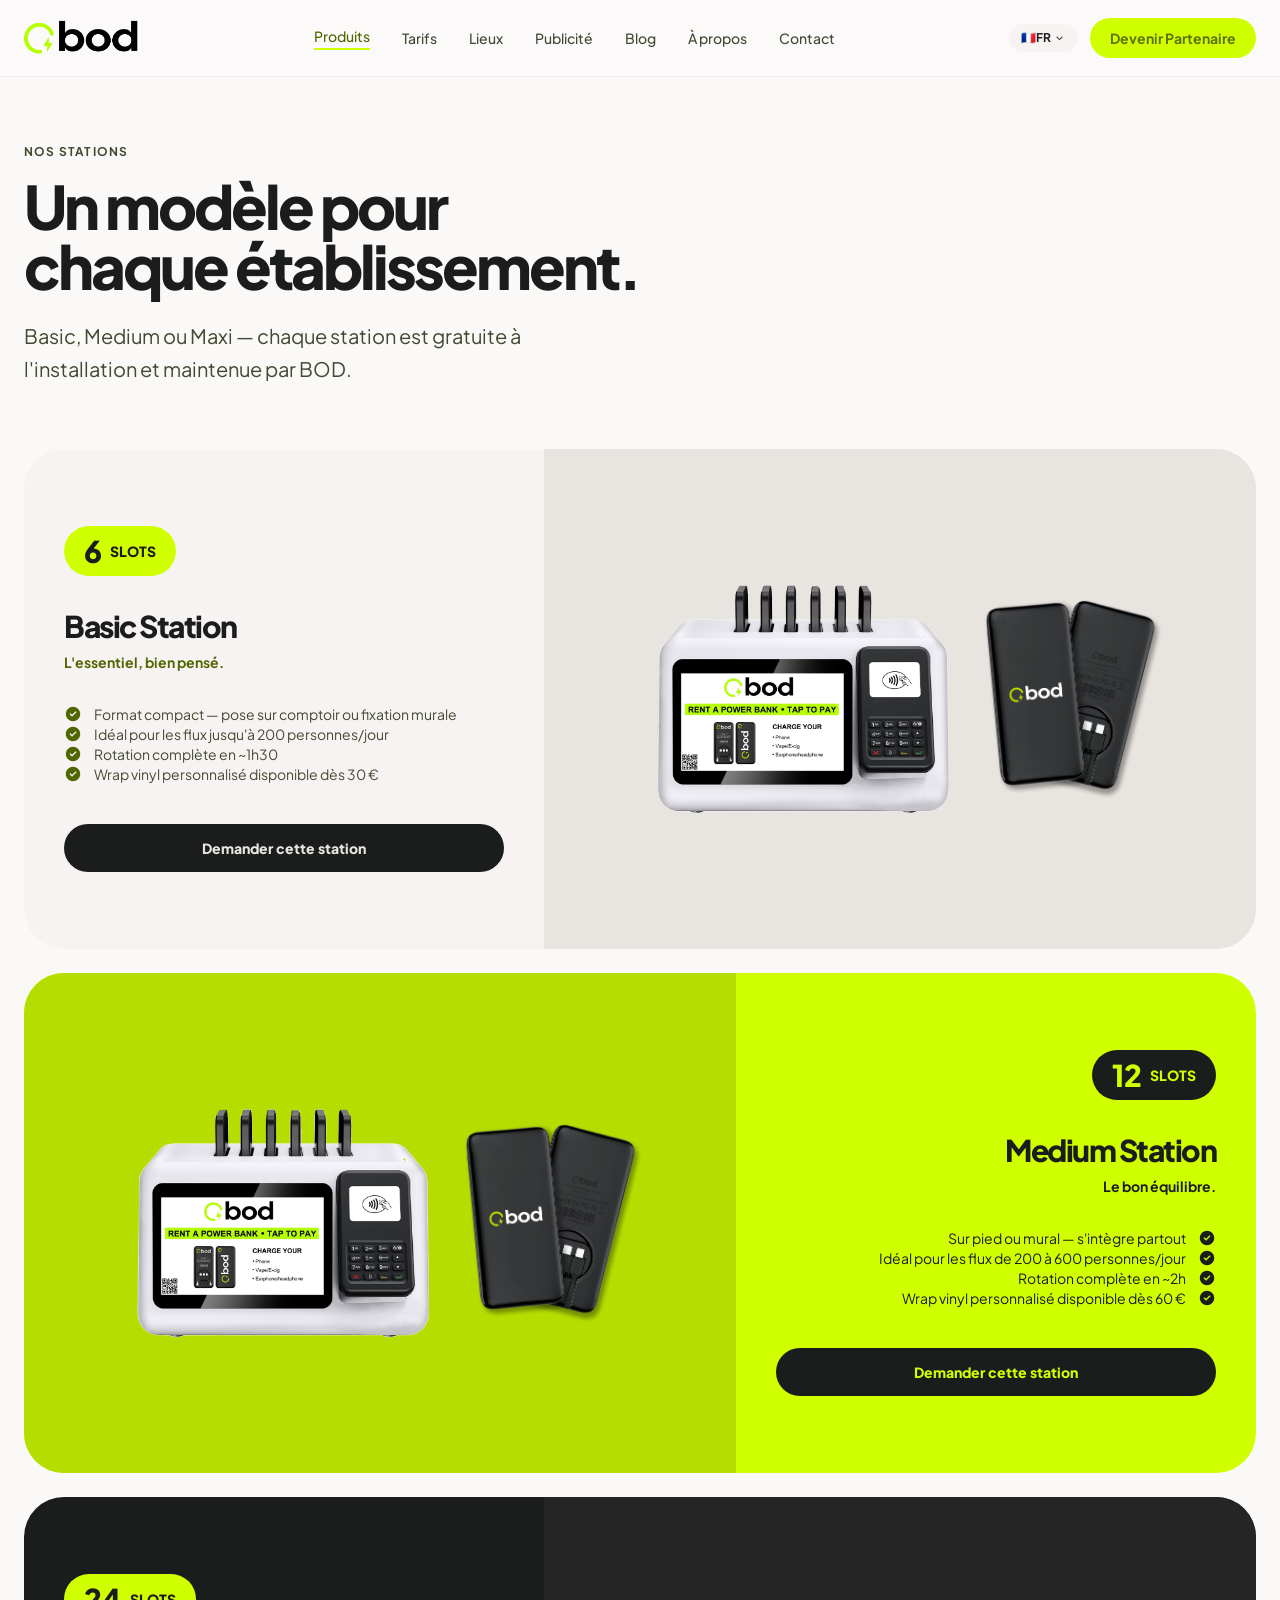
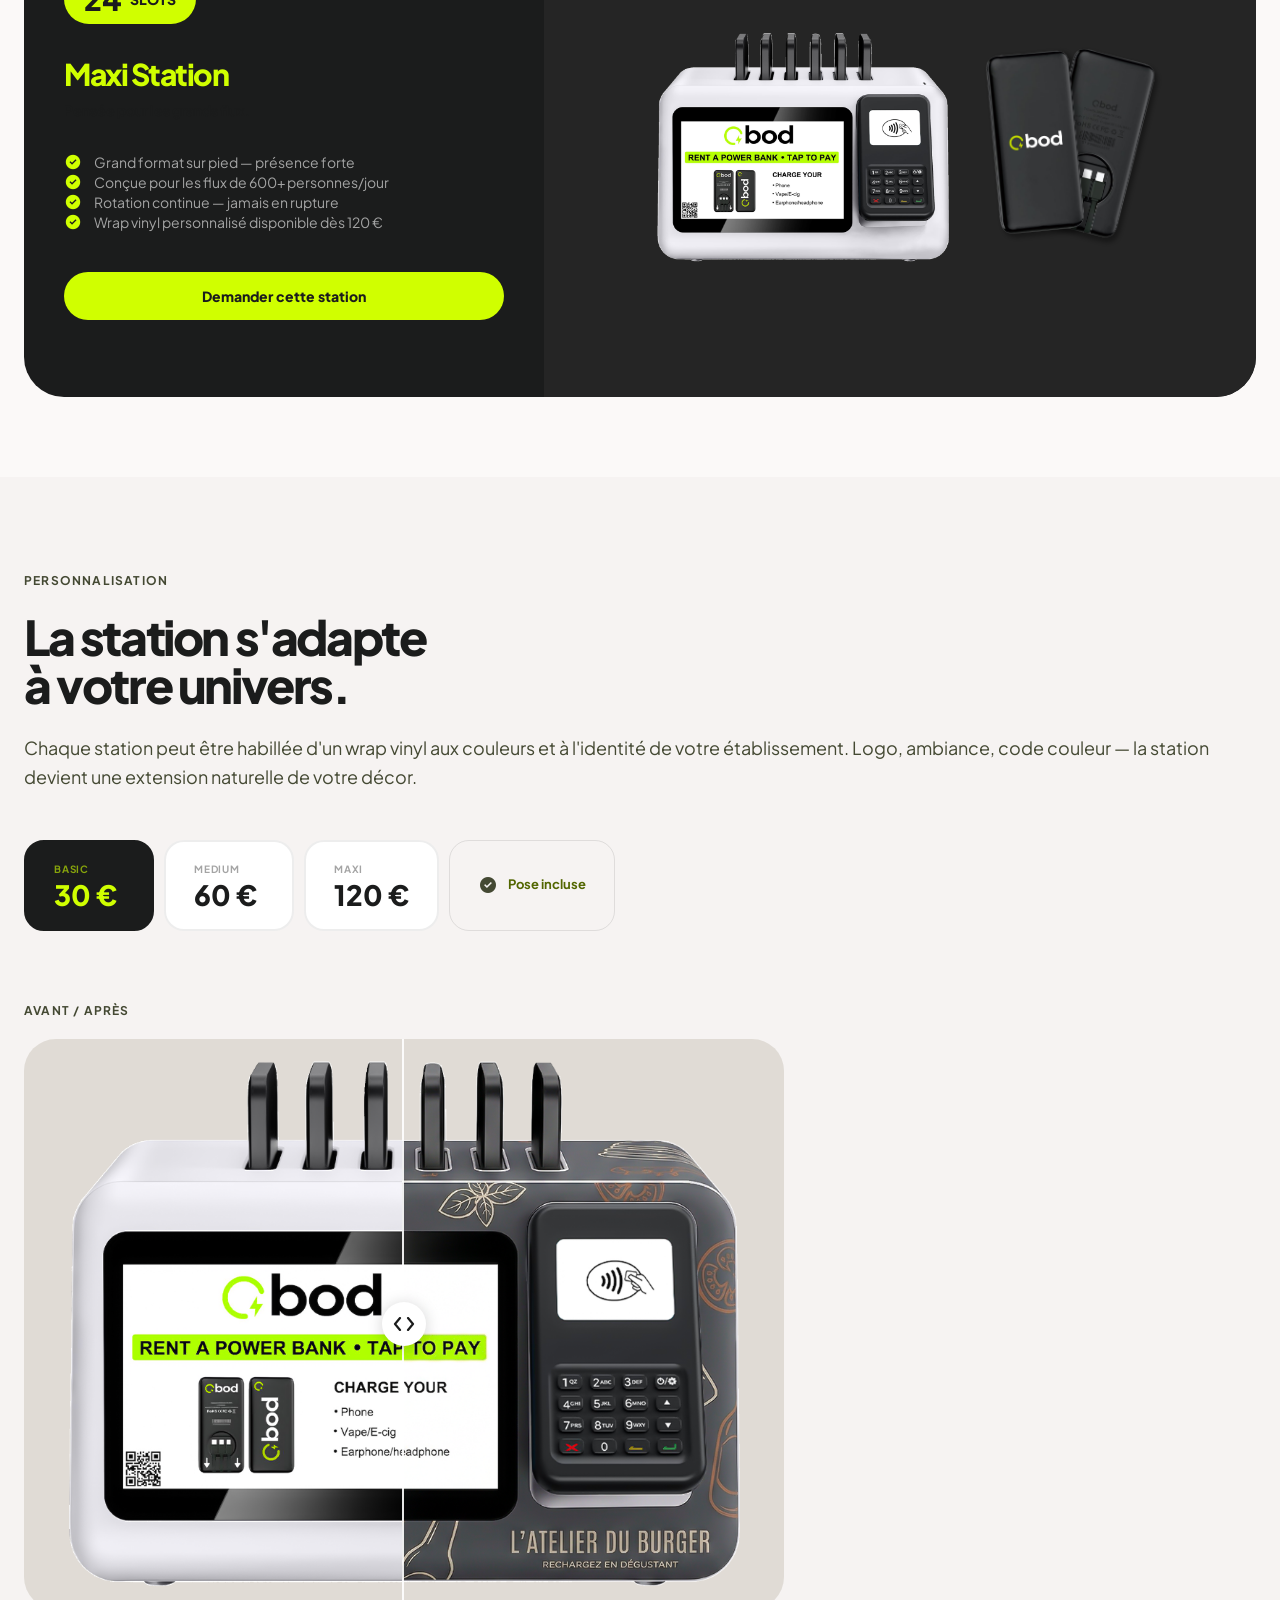
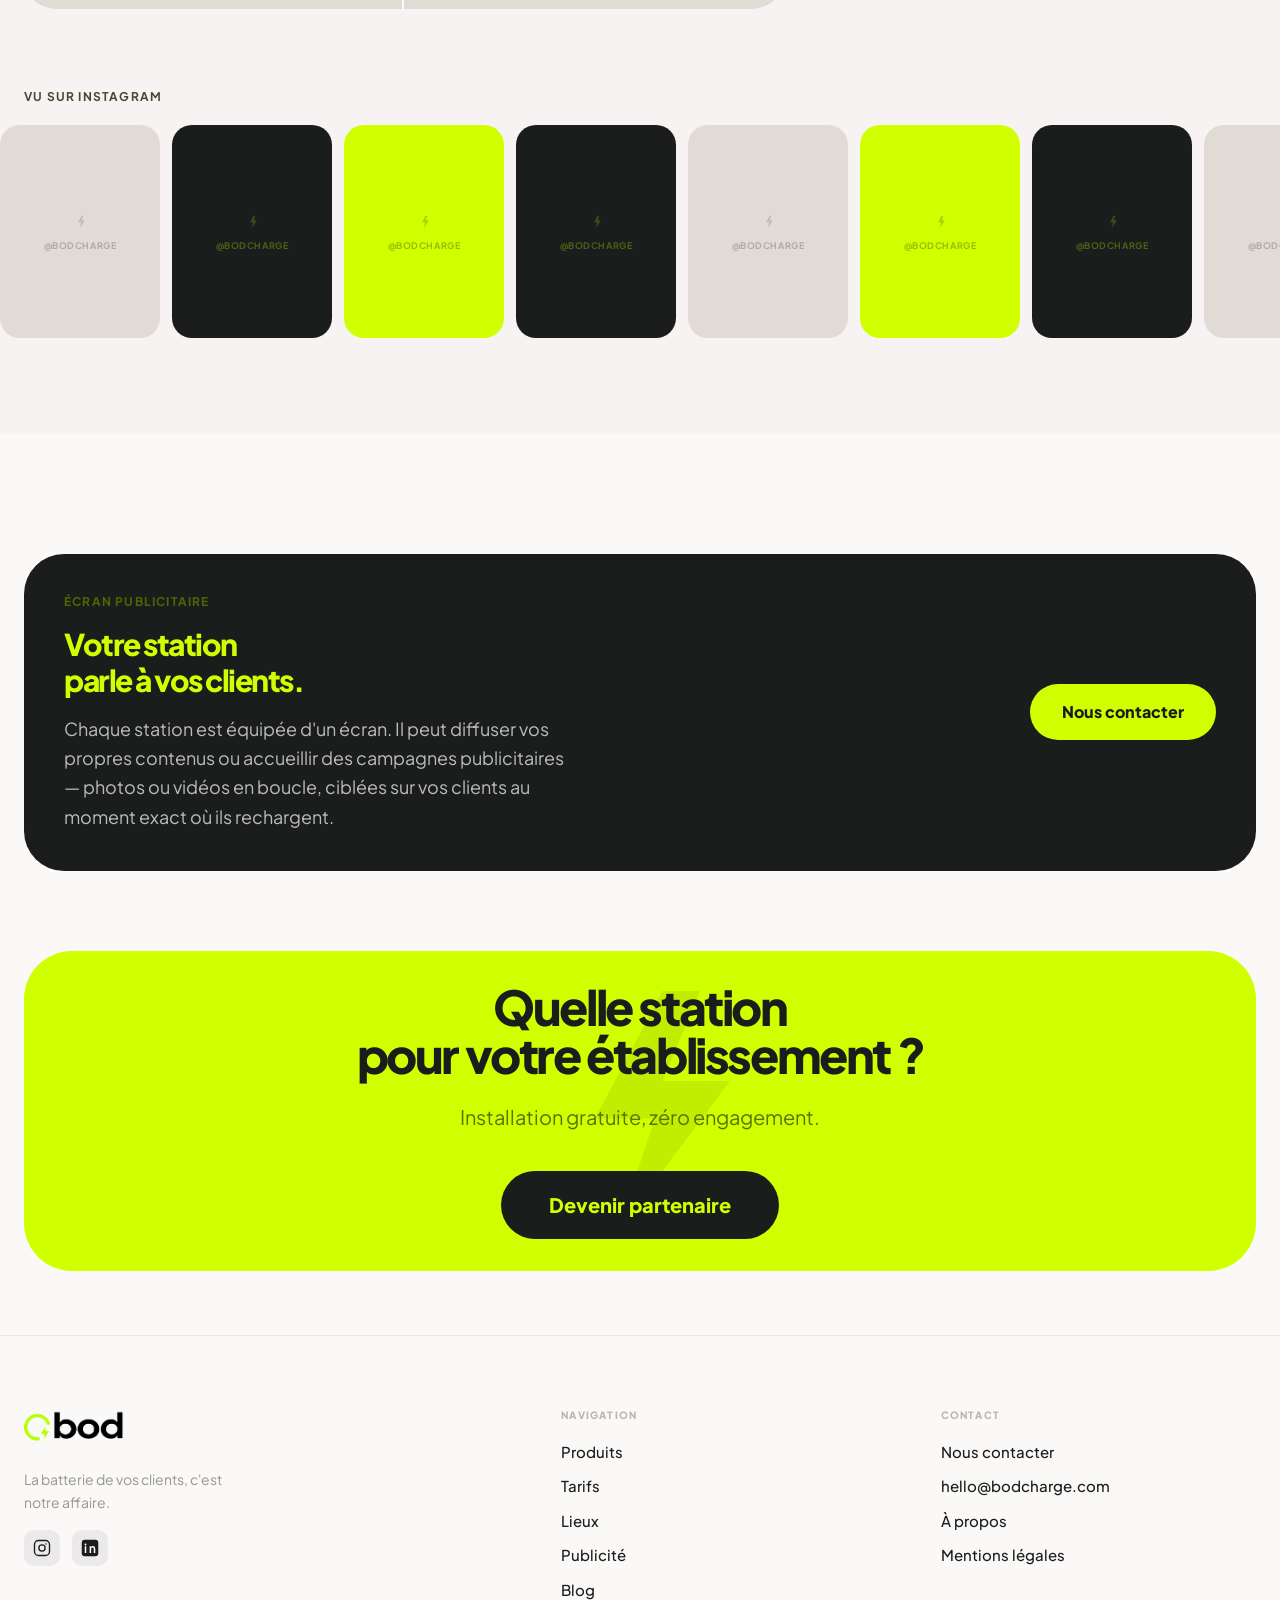
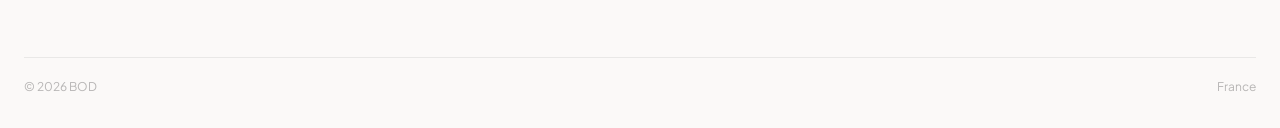
<file: produits.html>
<!DOCTYPE html>
<html class="light" lang="fr">
<head>
<meta charset="utf-8"/>
<meta content="width=device-width, initial-scale=1.0" name="viewport"/>
<title>Stations BOD — Basic, Medium et Maxi pour tous les établissements</title>
<meta name="description" content="Trois stations de recharge portable adaptées à chaque établissement. Basic 6 slots, Medium 12 slots, Maxi 24 slots. Installation gratuite, maintenue par BOD."/>
<link rel="canonical" href="https://bodcharge.com/produits"/>
<meta name="robots" content="index, follow"/>
<meta name="author" content="Alexis Astier"/>
<link rel="icon" type="image/png" href="/images/favicon.png?v=2"/>
<link rel="shortcut icon" href="/images/favicon.png?v=2"/>
<meta property="og:type" content="website"/>
<meta property="og:url" content="https://bodcharge.com/produits"/>
<meta property="og:title" content="Stations BOD — Basic, Medium et Maxi"/>
<meta property="og:description" content="Trois stations de recharge portable pour tous les établissements. Installation gratuite, maintenue par BOD."/>
<meta property="og:site_name" content="Bod"/>
<meta name="twitter:card" content="summary_large_image"/>
<link rel="stylesheet" href="styles.css"/>
<link rel="preconnect" href="https://fonts.googleapis.com">
<link rel="preconnect" href="https://fonts.gstatic.com" crossorigin>
<link href="https://fonts.googleapis.com/css2?family=Plus+Jakarta+Sans:wght@300;400;500;600;700;800;900&family=Material+Symbols+Outlined:wght,FILL@100..700,0..1&display=swap" rel="stylesheet"/>
<script src="lang.js" defer></script>
<style>
  .material-symbols-outlined { font-variation-settings: 'FILL' 0, 'wght' 400, 'GRAD' 0, 'opsz' 24; }
  body { font-family: 'Plus Jakarta Sans', sans-serif; background-color: #fbf9f8; }
  .glass-nav { backdrop-filter: blur(20px); -webkit-backdrop-filter: blur(20px); }
  @keyframes fadeUp { from { opacity: 0; transform: translateY(24px); } to { opacity: 1; transform: translateY(0); } }
  .animate-fade-up { animation: fadeUp 0.7s ease forwards; }
  .animate-fade-up-delay-1 { animation: fadeUp 0.7s ease 0.1s forwards; opacity: 0; }
  .animate-fade-up-delay-2 { animation: fadeUp 0.7s ease 0.2s forwards; opacity: 0; }
  .reveal { opacity: 0; transform: translateY(32px); transition: opacity 0.7s ease, transform 0.7s ease; }
  .reveal.visible { opacity: 1; transform: translateY(0); }
  .reveal-delay-1 { transition-delay: 0.1s; }
  .reveal-delay-2 { transition-delay: 0.2s; }
  .card-lift { transition: transform 0.3s ease, box-shadow 0.3s ease; }
  .card-lift:hover { transform: translateY(-4px); box-shadow: 0 20px 40px rgba(0,0,0,0.08); }
  .photo-placeholder { display: flex; align-items: center; justify-content: center; width: 100%; height: 160px; overflow: hidden; position: relative; }
  .hide-scrollbar::-webkit-scrollbar { display: none; }
  .hide-scrollbar { -ms-overflow-style: none; scrollbar-width: none; }
  @media (min-width: 768px) { #menu-toggle { display: none !important; } #mobile-menu { display: none !important; } .nav-desktop-cta { display: inline-flex !important; } }
  @media (max-width: 767px) { .nav-desktop-cta { display: none !important; } #menu-toggle { display: flex !important; } }
  @media (min-width: 768px) {
    .station-card { height: 500px !important; }
    .station-text { width: 520px !important; flex-shrink: 0 !important; min-width: 0; }
    .station-img-zone { flex: 1 1 0%; min-width: 0; }
  }
  .station-text-right { text-align: right; }
  .station-text-right .slot-bubble { justify-content: flex-end; }
  .station-text-right .feature-row { flex-direction: row-reverse; }
  @keyframes insta-scroll { 0% { transform: translateX(0); } 100% { transform: translateX(-50%); } }
  .insta-marquee { animation: insta-scroll 28s linear infinite; }
  .insta-marquee:hover { animation-play-state: paused; }
</style>
</head>
<body class="bg-surface text-on-surface selection:bg-primary-container">

<!-- NAV -->
<header class="fixed top-0 w-full z-50 glass-nav bg-[#fbf9f8]/85 border-b border-black/5">
  <div class="max-w-7xl mx-auto px-6 py-4 flex justify-between items-center">
    <a href="index.html" class="flex items-center">
      <img src="images/logo-bod.png" alt="Bod" style="height:44px;width:auto;"/>
    </a>
    <nav class="hidden md:flex items-center gap-8 font-medium text-sm text-on-surface-variant">
      <a href="produits.html" class="text-primary border-b-2 border-primary-container pb-0.5" data-i18n="nav.products">Produits</a>
      <a href="tarifs.html" class="hover:text-on-surface transition-colors" data-i18n="nav.tarifs">Tarifs</a>
      <a href="lieux.html" class="hover:text-on-surface transition-colors" data-i18n="nav.lieux">Lieux</a>
      <a href="publicite.html" class="hover:text-on-surface transition-colors" data-i18n="nav.pub">Publicité</a>
      <a href="blog.html" class="hover:text-on-surface transition-colors" data-i18n="nav.blog">Blog</a>
      <a href="a-propos.html" class="hover:text-on-surface transition-colors">À propos</a>
      <a href="contact.html" class="hover:text-on-surface transition-colors" data-i18n="nav.contact">Contact</a>
    </nav>
    <div class="flex items-center gap-3">
      <button id="lang-btn" class="flex items-center gap-1 px-3 py-1.5 rounded-full bg-surface-container-low text-xs font-bold text-on-surface hover:bg-surface-container transition-colors">
        <span id="lang-flag">🇫🇷</span><span id="lang-label" class="ml-1">FR</span>
        <span class="material-symbols-outlined text-on-surface-variant" style="font-size:13px;line-height:1;margin-left:2px;">expand_more</span>
      </button>
      <a href="partenaire.html" class="nav-desktop-cta hidden md:inline-flex bg-primary-container text-on-primary-container px-5 py-2.5 rounded-full font-bold text-sm hover:opacity-90 active:scale-95 transition-all" data-i18n="nav.cta">
        Devenir Partenaire
      </a>
      <button id="menu-toggle" class="md:hidden p-2 rounded-xl hover:bg-surface-container-low transition-colors" aria-label="Menu">
        <span class="material-symbols-outlined text-on-surface" id="menu-icon">menu</span>
      </button>
    </div>
  </div>
</header>

<!-- Mobile menu -->
<div id="mobile-menu" class="hidden fixed top-[73px] left-0 right-0 md:hidden" style="background:#fbf9f8;box-shadow:0 12px 40px rgba(0,0,0,0.12);z-index:200;border-radius:0 0 20px 20px;border-bottom:1px solid rgba(0,0,0,0.06);">
  <div style="padding:8px 16px 20px;">
    <a href="produits.html" style="display:flex;align-items:center;padding:14px 12px;font-size:16px;font-weight:600;color:#526600;border-radius:12px;text-decoration:none;margin-bottom:2px;" data-i18n="nav.products">Produits</a>
    <a href="tarifs.html" style="display:flex;align-items:center;padding:14px 12px;font-size:16px;font-weight:600;color:#3a3a3a;border-radius:12px;text-decoration:none;margin-bottom:2px;" data-i18n="nav.tarifs">Tarifs</a>
    <a href="lieux.html" style="display:flex;align-items:center;padding:14px 12px;font-size:16px;font-weight:600;color:#3a3a3a;border-radius:12px;text-decoration:none;margin-bottom:2px;" data-i18n="nav.lieux">Lieux</a>
    <a href="contact.html" style="display:flex;align-items:center;padding:14px 12px;font-size:16px;font-weight:600;color:#3a3a3a;border-radius:12px;text-decoration:none;margin-bottom:2px;" data-i18n="nav.contact">Contact</a>
    <a href="publicite.html" style="display:flex;align-items:center;padding:14px 12px;font-size:16px;font-weight:600;color:#3a3a3a;border-radius:12px;text-decoration:none;margin-bottom:2px;" data-i18n="nav.pub">Publicité</a>
    <a href="blog.html" style="display:flex;align-items:center;padding:14px 12px;font-size:16px;font-weight:600;color:#3a3a3a;border-radius:12px;text-decoration:none;margin-bottom:2px;" data-i18n="nav.blog">Blog</a>
    <a href="a-propos.html" style="display:flex;align-items:center;padding:14px 12px;font-size:16px;font-weight:600;color:#3a3a3a;border-radius:12px;text-decoration:none;margin-bottom:12px;">À propos</a>
    <a href="partenaire.html" style="display:flex;align-items:center;justify-content:center;padding:15px;background:#cef700;color:#1a2e00;border-radius:100px;font-size:15px;font-weight:700;text-decoration:none;" data-i18n="nav.cta">Devenir Partenaire</a>
  </div>
</div>

<main class="pt-20">

  <!-- HERO -->
  <section class="max-w-7xl mx-auto px-6 pt-16 md:pt-24 pb-16">
    <div class="animate-fade-up text-xs font-bold uppercase tracking-widest text-on-surface-variant mb-4" data-i18n="produits.label">Nos stations</div>
    <h1 class="animate-fade-up-delay-1 text-4xl md:text-6xl font-black tracking-tighter text-on-surface leading-[0.95] mb-6 max-w-3xl" data-i18n="produits.h1">
      Un modèle pour<br/>chaque établissement.
    </h1>
    <p class="animate-fade-up-delay-2 text-xl text-on-surface-variant leading-relaxed max-w-xl" data-i18n="produits.intro">
      Basic, Medium ou Maxi — chaque station est gratuite à l'installation et maintenue par BOD.
    </p>
  </section>

  <!-- 3 STATIONS -->
  <section class="max-w-7xl mx-auto px-6 pb-20 md:pb-32 space-y-6">

    <!-- BASIC -->
    <div class="reveal card-lift station-card bg-surface-container-low rounded-[2.5rem] overflow-hidden flex flex-col md:flex-row">
      <div class="station-text flex flex-col justify-center p-10 md:p-14">
        <div class="flex items-center gap-3 mb-8">
          <div class="inline-flex items-center justify-center gap-2 bg-primary-container rounded-full px-5 py-2.5">
            <span class="font-black text-3xl text-on-surface" style="line-height:1;">6</span>
            <span class="text-on-surface/60 text-sm font-black uppercase tracking-wide" style="line-height:1;">slots</span>
          </div>
        </div>
        <h2 class="text-3xl md:text-4xl font-black tracking-tighter text-on-surface mb-2" data-i18n="produits.basic.name">Basic Station</h2>
        <p class="text-primary font-bold text-sm mb-8" data-i18n="produits.basic.tagline">L'essentiel, bien pensé.</p>
        <div class="space-y-4 mb-10">
          <div class="flex items-center gap-3">
            <span class="material-symbols-outlined text-primary shrink-0" style="font-size:18px;line-height:1;font-variation-settings:'FILL' 1;">check_circle</span>
            <span class="text-sm text-on-surface-variant" data-i18n="produits.basic.f1">Format compact — comptoir ou mural</span>
          </div>
          <div class="flex items-center gap-3">
            <span class="material-symbols-outlined text-primary shrink-0" style="font-size:18px;line-height:1;font-variation-settings:'FILL' 1;">check_circle</span>
            <span class="text-sm text-on-surface-variant" data-i18n="produits.basic.f2">Idéal jusqu'à 200 personnes/jour</span>
          </div>
          <div class="flex items-center gap-3">
            <span class="material-symbols-outlined text-primary shrink-0" style="font-size:18px;line-height:1;font-variation-settings:'FILL' 1;">check_circle</span>
            <span class="text-sm text-on-surface-variant" data-i18n="produits.basic.f3">Rotation complète en ~1h30</span>
          </div>
          <div class="flex items-center gap-3">
            <span class="material-symbols-outlined text-primary shrink-0" style="font-size:18px;line-height:1;font-variation-settings:'FILL' 1;">check_circle</span>
            <span class="text-sm text-on-surface-variant" data-i18n="produits.basic.f4">Wrap vinyl dès 30 €</span>
          </div>
        </div>
        <a href="partenaire.html" class="w-full inline-flex items-center justify-center bg-on-surface px-7 py-3.5 rounded-full font-black text-sm hover:scale-105 transition-transform active:scale-95" style="color:#e8e4df;" data-i18n="produits.cta">Demander cette station</a>
      </div>
      <div class="station-img-zone flex items-center justify-center p-6 gap-4" style="background-color:#e8e4df;">
        <img src="images/basic-station.png" alt="Station BOD Basic — borne de location de batteries portables 6 slots pour bars et restaurants" style="object-fit:contain;max-height:440px;width:auto;">
        <img src="images/batterie-externe-bod.png" alt="Batterie portable BOD disponible à la location" style="object-fit:contain;max-height:200px;width:auto;">
      </div>
    </div>

    <!-- MEDIUM -->
    <div class="reveal reveal-delay-1 card-lift station-card bg-primary-container rounded-[2.5rem] overflow-hidden flex flex-col md:flex-row">
      <div class="station-img-zone flex items-center justify-center p-6 gap-4" style="background-color:#b5de00;">
        <img src="images/medium-station.png" alt="Station BOD Medium — borne de location de batteries portables 10 slots pour hôtels et restaurants" style="object-fit:contain;max-height:440px;width:auto;">
        <img src="images/batterie-externe-bod.png" alt="Batterie portable BOD disponible à la location" style="object-fit:contain;max-height:200px;width:auto;">
      </div>
      <div class="station-text station-text-right flex flex-col justify-center p-10 md:p-14">
        <div class="slot-bubble flex items-center gap-3 mb-8">
          <div class="inline-flex items-center justify-center gap-2 bg-on-surface rounded-full px-5 py-2.5">
            <span class="font-black text-3xl text-primary-container" style="line-height:1;">12</span>
            <span class="text-primary-container text-sm font-black uppercase tracking-wide" style="line-height:1;">slots</span>
          </div>
        </div>
        <h2 class="text-3xl md:text-4xl font-black tracking-tighter text-on-surface mb-2" data-i18n="produits.medium.name">Medium Station</h2>
        <p class="text-on-surface/60 font-bold text-sm mb-8" data-i18n="produits.medium.tagline">Le bon équilibre.</p>
        <div class="space-y-4 mb-10">
          <div class="feature-row flex items-center gap-3">
            <span class="material-symbols-outlined text-on-surface shrink-0" style="font-size:18px;line-height:1;font-variation-settings:'FILL' 1;">check_circle</span>
            <span class="text-sm text-on-surface/70" data-i18n="produits.medium.f1">Sur pied ou mural — s'intègre partout</span>
          </div>
          <div class="feature-row flex items-center gap-3">
            <span class="material-symbols-outlined text-on-surface shrink-0" style="font-size:18px;line-height:1;font-variation-settings:'FILL' 1;">check_circle</span>
            <span class="text-sm text-on-surface/70" data-i18n="produits.medium.f2">200 à 600 personnes/jour</span>
          </div>
          <div class="feature-row flex items-center gap-3">
            <span class="material-symbols-outlined text-on-surface shrink-0" style="font-size:18px;line-height:1;font-variation-settings:'FILL' 1;">check_circle</span>
            <span class="text-sm text-on-surface/70" data-i18n="produits.medium.f3">Rotation complète en ~2h</span>
          </div>
          <div class="feature-row flex items-center gap-3">
            <span class="material-symbols-outlined text-on-surface shrink-0" style="font-size:18px;line-height:1;font-variation-settings:'FILL' 1;">check_circle</span>
            <span class="text-sm text-on-surface/70" data-i18n="produits.medium.f4">Wrap vinyl dès 60 €</span>
          </div>
        </div>
        <a href="partenaire.html" class="w-full inline-flex items-center justify-center bg-on-surface text-primary-container px-7 py-3.5 rounded-full font-black text-sm hover:scale-105 transition-transform active:scale-95" data-i18n="produits.cta">Demander cette station</a>
      </div>
    </div>

    <!-- MAXI -->
    <div class="reveal reveal-delay-2 card-lift station-card bg-on-surface rounded-[2.5rem] overflow-hidden flex flex-col md:flex-row">
      <div class="station-text flex flex-col justify-center p-10 md:p-14">
        <div class="flex items-center gap-3 mb-8">
          <div class="inline-flex items-center justify-center gap-2 bg-primary-container rounded-full px-5 py-2.5">
            <span class="font-black text-3xl text-on-surface" style="line-height:1;">24</span>
            <span class="text-on-surface/60 text-sm font-black uppercase tracking-wide" style="line-height:1;">slots</span>
          </div>
        </div>
        <h2 class="text-3xl md:text-4xl font-black tracking-tighter text-primary-container mb-2" data-i18n="produits.maxi.name">Maxi Station</h2>
        <p class="text-primary-container/60 font-bold text-sm mb-8" data-i18n="produits.maxi.tagline">Pensée pour les grands flux.</p>
        <div class="space-y-4 mb-10">
          <div class="flex items-center gap-3">
            <span class="material-symbols-outlined text-primary-container shrink-0" style="font-size:18px;line-height:1;font-variation-settings:'FILL' 1;">check_circle</span>
            <span class="text-sm text-white/60" data-i18n="produits.maxi.f1">Grand format sur pied — présence forte</span>
          </div>
          <div class="flex items-center gap-3">
            <span class="material-symbols-outlined text-primary-container shrink-0" style="font-size:18px;line-height:1;font-variation-settings:'FILL' 1;">check_circle</span>
            <span class="text-sm text-white/60" data-i18n="produits.maxi.f2">600+ personnes/jour</span>
          </div>
          <div class="flex items-center gap-3">
            <span class="material-symbols-outlined text-primary-container shrink-0" style="font-size:18px;line-height:1;font-variation-settings:'FILL' 1;">check_circle</span>
            <span class="text-sm text-white/60" data-i18n="produits.maxi.f3">Rotation continue — jamais en rupture</span>
          </div>
          <div class="flex items-center gap-3">
            <span class="material-symbols-outlined text-primary-container shrink-0" style="font-size:18px;line-height:1;font-variation-settings:'FILL' 1;">check_circle</span>
            <span class="text-sm text-white/60" data-i18n="produits.maxi.f4">Wrap vinyl dès 120 €</span>
          </div>
        </div>
        <a href="partenaire.html" class="w-full inline-flex items-center justify-center bg-primary-container text-on-surface px-7 py-3.5 rounded-full font-black text-sm hover:scale-105 transition-transform active:scale-95" data-i18n="produits.cta">Demander cette station</a>
      </div>
      <div class="station-img-zone flex items-center justify-center p-6 gap-4" style="background-color:#252525;">
        <img src="images/maxi-station.png" alt="Station BOD Maxi — grande borne de location de batteries portables 16 slots pour centres commerciaux" style="object-fit:contain;max-height:440px;width:auto;">
        <img src="images/batterie-externe-bod.png" alt="Batterie portable BOD disponible à la location" style="object-fit:contain;max-height:200px;width:auto;">
      </div>
    </div>

  </section>

  <!-- PERSONNALISATION -->
  <section class="bg-surface-container-low" style="padding-top:96px;padding-bottom:0;">
    <div class="max-w-7xl mx-auto px-6">

      <!-- Header + prix -->
      <div class="reveal" style="margin-bottom:72px;">
        <div class="text-xs font-bold uppercase tracking-widest text-on-surface-variant" style="margin-bottom:24px;" data-i18n="produits.wrap.label">Personnalisation</div>
        <div class="flex flex-col lg:flex-row lg:items-end gap-6 justify-between" style="margin-bottom:48px;">
          <h2 class="text-3xl md:text-5xl font-black tracking-tighter text-on-surface max-w-xl" data-i18n="produits.wrap.h2">La station s'adapte<br/>à votre univers.</h2>
          <p class="text-on-surface-variant text-lg leading-relaxed max-w-md" data-i18n="produits.wrap.p">Wrap vinyl full-cover aux couleurs de votre établissement — logo, ambiance, code couleur. Pose incluse.</p>
        </div>
        <!-- Sélecteur wrap -->
        <div style="display:flex;gap:10px;flex-wrap:wrap;margin-bottom:24px;">
          <button onclick="selectWrap('basic')" id="wrap-btn-basic" style="background:#1b1c1c;border:none;border-radius:1.25rem;padding:20px 28px;display:flex;flex-direction:column;gap:4px;min-width:130px;cursor:pointer;transition:all 0.2s;outline:none;">
            <span style="font-size:10px;font-weight:700;letter-spacing:0.08em;text-transform:uppercase;color:rgba(208,255,0,0.6);">Basic</span>
            <span style="font-size:28px;font-weight:900;color:#D0FF00;line-height:1;">30 €</span>
          </button>
          <button onclick="selectWrap('medium')" id="wrap-btn-medium" style="background:#fff;border:2px solid rgba(27,28,28,0.08);border-radius:1.25rem;padding:20px 28px;display:flex;flex-direction:column;gap:4px;min-width:130px;cursor:pointer;transition:all 0.2s;outline:none;">
            <span style="font-size:10px;font-weight:700;letter-spacing:0.08em;text-transform:uppercase;color:rgba(27,28,28,0.4);">Medium</span>
            <span style="font-size:28px;font-weight:900;color:#1b1c1c;line-height:1;">60 €</span>
          </button>
          <button onclick="selectWrap('maxi')" id="wrap-btn-maxi" style="background:#fff;border:2px solid rgba(27,28,28,0.08);border-radius:1.25rem;padding:20px 28px;display:flex;flex-direction:column;gap:4px;min-width:130px;cursor:pointer;transition:all 0.2s;outline:none;">
            <span style="font-size:10px;font-weight:700;letter-spacing:0.08em;text-transform:uppercase;color:rgba(27,28,28,0.4);">Maxi</span>
            <span style="font-size:28px;font-weight:900;color:#1b1c1c;line-height:1;">120 €</span>
          </button>
          <div style="border:1.5px solid rgba(27,28,28,0.1);border-radius:1.25rem;padding:20px 28px;display:flex;align-items:center;gap:10px;">
            <span class="material-symbols-outlined text-on-surface-variant" style="font-size:20px;line-height:1;font-variation-settings:'FILL' 1;">check_circle</span>
            <span style="font-size:13px;font-weight:700;color:#526600;" data-i18n="produits.wrap.pose">Pose incluse</span>
          </div>
        </div>

      </div>

      <!-- Avant / Après slider -->
      <div class="reveal" style="margin-bottom:80px;">
        <div class="text-xs font-bold uppercase tracking-widest text-on-surface-variant" style="margin-bottom:20px;" data-i18n="produits.wrap.ba.label">Avant / Après</div>
        <div class="ba-wrap" style="position:relative;overflow:hidden;border-radius:2rem;width:100%;max-width:760px;aspect-ratio:4/3;background:#e0dbd5;cursor:ew-resize;user-select:none;touch-action:none;">
          <img id="ba-img-apres" src="images/wrap-apres.png" alt="Station BOD après personnalisation — habillage vinyle aux couleurs de l'établissement" style="position:absolute;inset:0;width:100%;height:100%;object-fit:cover;">
          <div class="ba-before" style="position:absolute;top:0;left:0;width:50%;height:100%;overflow:hidden;border-right:2px solid rgba(255,255,255,0.9);">
            <img id="ba-img-avant" src="images/wrap-avant.png" alt="Station BOD avant personnalisation — aspect standard" style="position:absolute;inset:0;width:100%;height:100%;object-fit:cover;">
          </div>
          <div class="ba-handle" style="position:absolute;top:0;left:50%;transform:translateX(-50%);width:44px;height:100%;display:flex;align-items:center;justify-content:center;pointer-events:none;">
            <div style="width:44px;height:44px;border-radius:50%;background:white;display:flex;align-items:center;justify-content:center;box-shadow:0 2px 16px rgba(0,0,0,0.18);">
              <svg width="22" height="14" viewBox="0 0 22 14" fill="none" xmlns="http://www.w3.org/2000/svg"><path d="M7 1L2 7L7 13" stroke="#1b1c1c" stroke-width="2.2" stroke-linecap="round" stroke-linejoin="round"/><path d="M15 1L20 7L15 13" stroke="#1b1c1c" stroke-width="2.2" stroke-linecap="round" stroke-linejoin="round"/></svg>
            </div>
          </div>
          <input type="range" min="0" max="100" value="50" class="ba-input" style="position:absolute;inset:0;width:100%;height:100%;opacity:0;cursor:ew-resize;margin:0;padding:0;">
        </div>
      </div>

      <script>
        var wrapImages = {
          basic:  { avant: 'images/wrap-avant.png',   apres: 'images/wrap-apres.png' },
          medium: { avant: 'images/medium-station.png', apres: 'images/wrap-apres.png' },
          maxi:   { avant: 'images/maxi-station.png',   apres: 'images/wrap-apres.png' }
        };
        function selectWrap(type) {
          var btns = { basic: 'wrap-btn-basic', medium: 'wrap-btn-medium', maxi: 'wrap-btn-maxi' };
          // Reset tous les boutons
          Object.values(btns).forEach(function(id) {
            var b = document.getElementById(id);
            b.style.background = '#fff';
            b.style.border = '2px solid rgba(27,28,28,0.08)';
            b.querySelectorAll('span')[0].style.color = 'rgba(27,28,28,0.4)';
            b.querySelectorAll('span')[1].style.color = '#1b1c1c';
          });
          // Active le bouton sélectionné
          var btn = document.getElementById(btns[type]);
          if (type === 'medium') {
            btn.style.background = '#D0FF00';
            btn.style.border = '2px solid #D0FF00';
            btn.querySelectorAll('span')[0].style.color = 'rgba(27,28,28,0.5)';
            btn.querySelectorAll('span')[1].style.color = '#1b1c1c';
          } else {
            btn.style.background = '#1b1c1c';
            btn.style.border = '2px solid #1b1c1c';
            btn.querySelectorAll('span')[0].style.color = 'rgba(208,255,0,0.6)';
            btn.querySelectorAll('span')[1].style.color = '#D0FF00';
          }
          // Change les images du slider
          var imgs = wrapImages[type];
          var avant = document.getElementById('ba-img-avant');
          var apres = document.getElementById('ba-img-apres');
          avant.style.opacity = '0';
          apres.style.opacity = '0';
          setTimeout(function() {
            avant.src = imgs.avant;
            apres.src = imgs.apres;
            // Recalcule la largeur fixe de l'image avant
            if (avant.parentElement && avant.parentElement.parentElement) {
              avant.style.width = avant.parentElement.parentElement.offsetWidth + 'px';
            }
            avant.style.opacity = '1';
            apres.style.opacity = '1';
          }, 150);
          // Reset slider à 50%
          var input = document.querySelector('.ba-input');
          var before = document.querySelector('.ba-before');
          var handle = document.querySelector('.ba-handle');
          if (input) { input.value = 50; before.style.width = '50%'; handle.style.left = '50%'; }
        }
        // Transitions douces sur les images
        document.getElementById('ba-img-avant').style.transition = 'opacity 0.15s';
        document.getElementById('ba-img-apres').style.transition = 'opacity 0.15s';
        // Sélectionne Basic par défaut
        selectWrap('basic');
      </script>

    </div>

    <!-- Marquee Instagram — pleine largeur -->
    <div class="reveal" style="padding-bottom:96px;">
      <div class="max-w-7xl mx-auto px-6" style="margin-bottom:20px;">
        <div class="text-xs font-bold uppercase tracking-widest text-on-surface-variant" data-i18n="produits.wrap.insta.label">Vu sur Instagram</div>
      </div>
      <div style="overflow:hidden;width:100%;">
        <div class="insta-marquee" style="display:flex;gap:12px;width:max-content;">
          <!-- 7 posts originaux -->
          <div style="width:160px;aspect-ratio:3/4;border-radius:1.25rem;background:#e0dbd5;flex-shrink:0;display:flex;flex-direction:column;align-items:center;justify-content:center;gap:6px;overflow:hidden;">
            <svg viewBox="0 0 32 32" width="24" height="24" style="opacity:0.15;"><path d="M18 9L13.5 18H17.5L15.5 26L22.5 15H18.5L20.5 9H18Z" fill="#1b1c1c"/></svg>
            <span style="font-size:9px;font-weight:700;letter-spacing:0.06em;text-transform:uppercase;color:rgba(27,28,28,0.25);">@bodcharge</span>
          </div>
          <div style="width:160px;aspect-ratio:3/4;border-radius:1.25rem;background:#1b1c1c;flex-shrink:0;display:flex;flex-direction:column;align-items:center;justify-content:center;gap:6px;overflow:hidden;">
            <svg viewBox="0 0 32 32" width="24" height="24" style="opacity:0.2;"><path d="M18 9L13.5 18H17.5L15.5 26L22.5 15H18.5L20.5 9H18Z" fill="#D0FF00"/></svg>
            <span style="font-size:9px;font-weight:700;letter-spacing:0.06em;text-transform:uppercase;color:rgba(208,255,0,0.3);">@bodcharge</span>
          </div>
          <div style="width:160px;aspect-ratio:3/4;border-radius:1.25rem;background:#D0FF00;flex-shrink:0;display:flex;flex-direction:column;align-items:center;justify-content:center;gap:6px;overflow:hidden;">
            <svg viewBox="0 0 32 32" width="24" height="24" style="opacity:0.2;"><path d="M18 9L13.5 18H17.5L15.5 26L22.5 15H18.5L20.5 9H18Z" fill="#1b1c1c"/></svg>
            <span style="font-size:9px;font-weight:700;letter-spacing:0.06em;text-transform:uppercase;color:rgba(27,28,28,0.3);">@bodcharge</span>
          </div>
          <div style="width:160px;aspect-ratio:3/4;border-radius:1.25rem;background:#1b1c1c;flex-shrink:0;display:flex;flex-direction:column;align-items:center;justify-content:center;gap:6px;overflow:hidden;">
            <svg viewBox="0 0 32 32" width="24" height="24" style="opacity:0.2;"><path d="M18 9L13.5 18H17.5L15.5 26L22.5 15H18.5L20.5 9H18Z" fill="#D0FF00"/></svg>
            <span style="font-size:9px;font-weight:700;letter-spacing:0.06em;text-transform:uppercase;color:rgba(208,255,0,0.3);">@bodcharge</span>
          </div>
          <div style="width:160px;aspect-ratio:3/4;border-radius:1.25rem;background:#e0dbd5;flex-shrink:0;display:flex;flex-direction:column;align-items:center;justify-content:center;gap:6px;overflow:hidden;">
            <svg viewBox="0 0 32 32" width="24" height="24" style="opacity:0.15;"><path d="M18 9L13.5 18H17.5L15.5 26L22.5 15H18.5L20.5 9H18Z" fill="#1b1c1c"/></svg>
            <span style="font-size:9px;font-weight:700;letter-spacing:0.06em;text-transform:uppercase;color:rgba(27,28,28,0.25);">@bodcharge</span>
          </div>
          <div style="width:160px;aspect-ratio:3/4;border-radius:1.25rem;background:#D0FF00;flex-shrink:0;display:flex;flex-direction:column;align-items:center;justify-content:center;gap:6px;overflow:hidden;">
            <svg viewBox="0 0 32 32" width="24" height="24" style="opacity:0.2;"><path d="M18 9L13.5 18H17.5L15.5 26L22.5 15H18.5L20.5 9H18Z" fill="#1b1c1c"/></svg>
            <span style="font-size:9px;font-weight:700;letter-spacing:0.06em;text-transform:uppercase;color:rgba(27,28,28,0.3);">@bodcharge</span>
          </div>
          <div style="width:160px;aspect-ratio:3/4;border-radius:1.25rem;background:#1b1c1c;flex-shrink:0;display:flex;flex-direction:column;align-items:center;justify-content:center;gap:6px;overflow:hidden;">
            <svg viewBox="0 0 32 32" width="24" height="24" style="opacity:0.2;"><path d="M18 9L13.5 18H17.5L15.5 26L22.5 15H18.5L20.5 9H18Z" fill="#D0FF00"/></svg>
            <span style="font-size:9px;font-weight:700;letter-spacing:0.06em;text-transform:uppercase;color:rgba(208,255,0,0.3);">@bodcharge</span>
          </div>
          <!-- Duplicate pour loop sans-couture -->
          <div style="width:160px;aspect-ratio:3/4;border-radius:1.25rem;background:#e0dbd5;flex-shrink:0;display:flex;flex-direction:column;align-items:center;justify-content:center;gap:6px;overflow:hidden;">
            <svg viewBox="0 0 32 32" width="24" height="24" style="opacity:0.15;"><path d="M18 9L13.5 18H17.5L15.5 26L22.5 15H18.5L20.5 9H18Z" fill="#1b1c1c"/></svg>
            <span style="font-size:9px;font-weight:700;letter-spacing:0.06em;text-transform:uppercase;color:rgba(27,28,28,0.25);">@bodcharge</span>
          </div>
          <div style="width:160px;aspect-ratio:3/4;border-radius:1.25rem;background:#1b1c1c;flex-shrink:0;display:flex;flex-direction:column;align-items:center;justify-content:center;gap:6px;overflow:hidden;">
            <svg viewBox="0 0 32 32" width="24" height="24" style="opacity:0.2;"><path d="M18 9L13.5 18H17.5L15.5 26L22.5 15H18.5L20.5 9H18Z" fill="#D0FF00"/></svg>
            <span style="font-size:9px;font-weight:700;letter-spacing:0.06em;text-transform:uppercase;color:rgba(208,255,0,0.3);">@bodcharge</span>
          </div>
          <div style="width:160px;aspect-ratio:3/4;border-radius:1.25rem;background:#D0FF00;flex-shrink:0;display:flex;flex-direction:column;align-items:center;justify-content:center;gap:6px;overflow:hidden;">
            <svg viewBox="0 0 32 32" width="24" height="24" style="opacity:0.2;"><path d="M18 9L13.5 18H17.5L15.5 26L22.5 15H18.5L20.5 9H18Z" fill="#1b1c1c"/></svg>
            <span style="font-size:9px;font-weight:700;letter-spacing:0.06em;text-transform:uppercase;color:rgba(27,28,28,0.3);">@bodcharge</span>
          </div>
          <div style="width:160px;aspect-ratio:3/4;border-radius:1.25rem;background:#1b1c1c;flex-shrink:0;display:flex;flex-direction:column;align-items:center;justify-content:center;gap:6px;overflow:hidden;">
            <svg viewBox="0 0 32 32" width="24" height="24" style="opacity:0.2;"><path d="M18 9L13.5 18H17.5L15.5 26L22.5 15H18.5L20.5 9H18Z" fill="#D0FF00"/></svg>
            <span style="font-size:9px;font-weight:700;letter-spacing:0.06em;text-transform:uppercase;color:rgba(208,255,0,0.3);">@bodcharge</span>
          </div>
          <div style="width:160px;aspect-ratio:3/4;border-radius:1.25rem;background:#e0dbd5;flex-shrink:0;display:flex;flex-direction:column;align-items:center;justify-content:center;gap:6px;overflow:hidden;">
            <svg viewBox="0 0 32 32" width="24" height="24" style="opacity:0.15;"><path d="M18 9L13.5 18H17.5L15.5 26L22.5 15H18.5L20.5 9H18Z" fill="#1b1c1c"/></svg>
            <span style="font-size:9px;font-weight:700;letter-spacing:0.06em;text-transform:uppercase;color:rgba(27,28,28,0.25);">@bodcharge</span>
          </div>
          <div style="width:160px;aspect-ratio:3/4;border-radius:1.25rem;background:#D0FF00;flex-shrink:0;display:flex;flex-direction:column;align-items:center;justify-content:center;gap:6px;overflow:hidden;">
            <svg viewBox="0 0 32 32" width="24" height="24" style="opacity:0.2;"><path d="M18 9L13.5 18H17.5L15.5 26L22.5 15H18.5L20.5 9H18Z" fill="#1b1c1c"/></svg>
            <span style="font-size:9px;font-weight:700;letter-spacing:0.06em;text-transform:uppercase;color:rgba(27,28,28,0.3);">@bodcharge</span>
          </div>
          <div style="width:160px;aspect-ratio:3/4;border-radius:1.25rem;background:#1b1c1c;flex-shrink:0;display:flex;flex-direction:column;align-items:center;justify-content:center;gap:6px;overflow:hidden;">
            <svg viewBox="0 0 32 32" width="24" height="24" style="opacity:0.2;"><path d="M18 9L13.5 18H17.5L15.5 26L22.5 15H18.5L20.5 9H18Z" fill="#D0FF00"/></svg>
            <span style="font-size:9px;font-weight:700;letter-spacing:0.06em;text-transform:uppercase;color:rgba(208,255,0,0.3);">@bodcharge</span>
          </div>
        </div>
      </div>
    </div>
  </section>

  <script>
    document.querySelectorAll('.ba-wrap').forEach(function(wrap) {
      var before = wrap.querySelector('.ba-before');
      var handle = wrap.querySelector('.ba-handle');
      var input = wrap.querySelector('.ba-input');
      var beforeImg = before.querySelector('img');

      // Fixe la largeur de l'image avant = largeur totale du conteneur (pas du clip)
      function fixImgWidth() {
        if (beforeImg) {
          beforeImg.style.position = 'absolute';
          beforeImg.style.top = '0';
          beforeImg.style.left = '0';
          beforeImg.style.height = '100%';
          beforeImg.style.width = wrap.offsetWidth + 'px';
          beforeImg.style.objectFit = 'cover';
          beforeImg.style.maxWidth = 'none';
        }
      }
      fixImgWidth();
      window.addEventListener('resize', fixImgWidth);

      function update(val) {
        before.style.width = val + '%';
        handle.style.left = val + '%';
      }

      input.addEventListener('input', function(e) { update(e.target.value); });
      wrap.addEventListener('touchmove', function(e) {
        var rect = wrap.getBoundingClientRect();
        var pct = Math.max(0, Math.min(100, (e.touches[0].clientX - rect.left) / rect.width * 100));
        input.value = pct; update(pct);
      }, { passive: true });

      // Animation d'indice au chargement : glisse de 50% → 20% → 50%
      var hinted = false;
      input.addEventListener('input', function() { hinted = true; });
      setTimeout(function() {
        if (hinted) return;
        var pct = 50, dir = -1;
        var anim = setInterval(function() {
          pct += dir * 1.5;
          if (pct <= 20) dir = 1;
          if (pct >= 50 && dir === 1) { clearInterval(anim); pct = 50; }
          input.value = pct; update(pct);
        }, 16);
      }, 1200);
    });
  </script>

  <!-- PUBLICITÉ TEASER -->
  <section class="max-w-7xl mx-auto px-6" style="padding-top:120px;padding-bottom:80px;">
    <div class="reveal bg-on-surface rounded-[2.5rem] p-10 md:p-16 flex flex-col md:flex-row items-center justify-between gap-8">
      <div>
        <div class="text-xs font-bold uppercase tracking-widest text-primary mb-4" data-i18n="produits.pub.label">Écran publicitaire</div>
        <h2 class="text-3xl md:text-4xl font-black tracking-tighter text-primary-container mb-4" data-i18n="produits.pub.h2">Votre station<br/>parle à vos clients.</h2>
        <p class="text-white/70 text-lg leading-relaxed max-w-lg" data-i18n="produits.pub.intro">Chaque station est équipée d'un écran intégré. Diffusez vos propres contenus ou monétisez cet espace avec des campagnes publicitaires.</p>
      </div>
      <a href="publicite.html" class="flex-shrink-0 inline-flex items-center gap-3 bg-primary-container text-on-surface px-8 py-4 rounded-full font-black text-base hover:scale-105 transition-transform active:scale-95 whitespace-nowrap" data-i18n="produits.pub.cta.btn">
        En savoir plus
        <span class="material-symbols-outlined" style="font-size:20px;line-height:1;">arrow_forward</span>
      </a>
    </div>
  </section>

  <!-- CTA FINAL -->
  <section class="px-6 pb-16 md:pb-32">
    <div class="max-w-7xl mx-auto bg-primary-container rounded-[3rem] p-8 md:p-16 lg:p-24 text-center relative overflow-hidden reveal">
      <div class="absolute inset-0 flex items-center justify-center pointer-events-none overflow-hidden">
        <svg style="width:min(70%,480px);height:auto;opacity:0.07;" viewBox="0 0 32 32" fill="none" xmlns="http://www.w3.org/2000/svg">
          <path d="M17.5 8L13 16.5H17L14.5 24L22 14H17.5L20 8H17.5Z" fill="#000"/>
        </svg>
      </div>
      <h2 class="text-3xl md:text-5xl lg:text-6xl font-black tracking-tighter text-on-surface mb-6 relative z-10" data-i18n="produits.final.h2">Quelle station<br/>pour votre établissement ?</h2>
      <p class="text-on-primary-container text-xl mb-10 max-w-xl mx-auto relative z-10" data-i18n="produits.final.p">Installation gratuite, zéro engagement.</p>
      <a href="partenaire.html" class="relative z-10 inline-flex items-center gap-3 bg-on-surface text-primary-container px-12 py-5 rounded-full font-black text-xl hover:scale-105 transition-transform active:scale-95" data-i18n="produits.final.btn">
        Devenir partenaire
        <span class="material-symbols-outlined" style="font-size:22px;line-height:1;">arrow_forward</span>
      </a>
    </div>
  </section>

</main>

<!-- FOOTER -->
<footer style="background:#fbf9f8;border-top:1px solid rgba(27,28,28,0.08);padding:clamp(48px,7vw,72px) 24px 32px;">
  <div style="max-width:1280px;margin:0 auto;">
    <div style="display:grid;grid-template-columns:1.5fr 1fr 1fr;gap:clamp(24px,5vw,64px);margin-bottom:clamp(32px,5vw,56px);">

      <div>
        <a href="index.html" style="display:inline-block;margin-bottom:16px;">
          <img src="/images/logo-bod.png" alt="Bod" style="height:38px;width:auto;"/>
        </a>
        <p style="font-size:.875rem;color:rgba(27,28,28,0.45);max-width:220px;line-height:1.65;margin:0;" data-i18n="footer.tagline">La batterie de vos clients, c'est notre affaire.</p>
        <div style="display:flex;gap:12px;margin-top:16px;">
          <a href="https://www.instagram.com/bod.charge/" target="_blank" rel="noopener" style="display:flex;align-items:center;justify-content:center;width:36px;height:36px;border-radius:10px;background:rgba(27,28,28,0.07);transition:background .15s;" onmouseover="this.style.background='rgba(27,28,28,0.14)'" onmouseout="this.style.background='rgba(27,28,28,0.07)'">
            <svg width="18" height="18" viewBox="0 0 24 24" fill="none" xmlns="http://www.w3.org/2000/svg"><rect x="2" y="2" width="20" height="20" rx="5.5" stroke="#1b1c1c" stroke-width="1.8"/><circle cx="12" cy="12" r="4.2" stroke="#1b1c1c" stroke-width="1.8"/><circle cx="17.5" cy="6.5" r="1" fill="#1b1c1c"/></svg>
          </a>
          <a href="https://www.linkedin.com/company/bodcharge/" target="_blank" rel="noopener" style="display:flex;align-items:center;justify-content:center;width:36px;height:36px;border-radius:10px;background:rgba(27,28,28,0.07);transition:background .15s;" onmouseover="this.style.background='rgba(27,28,28,0.14)'" onmouseout="this.style.background='rgba(27,28,28,0.07)'">
            <svg width="18" height="18" viewBox="0 0 24 24" fill="#1b1c1c" xmlns="http://www.w3.org/2000/svg"><rect x="1" y="1" width="22" height="22" rx="4" fill="#1b1c1c"/><path d="M7 9.5H5v9h2v-9ZM6 8.5a1.25 1.25 0 1 0 0-2.5 1.25 1.25 0 0 0 0 2.5ZM19 13.2c0-2.5-1.1-4-3.2-4-1.1 0-2 .6-2.3 1.5V9.5h-2v9h2v-5c0-1.3.6-2.2 1.8-2.2 1.1 0 1.7.8 1.7 2.2v5H19v-5.3Z" fill="white"/></svg>
          </a>
        </div>
      </div>

      <div>
        <div style="font-size:.625rem;font-weight:900;letter-spacing:.12em;text-transform:uppercase;color:rgba(27,28,28,0.3);margin-bottom:18px;">Navigation</div>
        <div style="display:flex;flex-direction:column;gap:12px;">
          <a href="produits.html" style="font-size:.9375rem;font-weight:500;color:#1b1c1c;text-decoration:none;transition:opacity .15s;" onmouseover="this.style.opacity='.4'" onmouseout="this.style.opacity='1'">Produits</a>
          <a href="tarifs.html" style="font-size:.9375rem;font-weight:500;color:#1b1c1c;text-decoration:none;transition:opacity .15s;" onmouseover="this.style.opacity='.4'" onmouseout="this.style.opacity='1'">Tarifs</a>
          <a href="lieux.html" style="font-size:.9375rem;font-weight:500;color:#1b1c1c;text-decoration:none;transition:opacity .15s;" onmouseover="this.style.opacity='.4'" onmouseout="this.style.opacity='1'">Lieux</a>
          <a href="publicite.html" style="font-size:.9375rem;font-weight:500;color:#1b1c1c;text-decoration:none;transition:opacity .15s;" onmouseover="this.style.opacity='.4'" onmouseout="this.style.opacity='1'">Publicité</a>
          <a href="blog.html" style="font-size:.9375rem;font-weight:500;color:#1b1c1c;text-decoration:none;transition:opacity .15s;" onmouseover="this.style.opacity='.4'" onmouseout="this.style.opacity='1'">Blog</a>
        </div>
      </div>

      <div>
        <div style="font-size:.625rem;font-weight:900;letter-spacing:.12em;text-transform:uppercase;color:rgba(27,28,28,0.3);margin-bottom:18px;">Contact</div>
        <div style="display:flex;flex-direction:column;gap:12px;">
          <a href="contact.html" style="font-size:.9375rem;font-weight:500;color:#1b1c1c;text-decoration:none;transition:opacity .15s;" onmouseover="this.style.opacity='.4'" onmouseout="this.style.opacity='1'">Nous contacter</a>
          <a href="mailto:hello@bodcharge.com" style="font-size:.9375rem;font-weight:500;color:#1b1c1c;text-decoration:none;transition:opacity .15s;" onmouseover="this.style.opacity='.4'" onmouseout="this.style.opacity='1'">hello@bodcharge.com</a>
          <a href="a-propos.html" style="font-size:.9375rem;font-weight:500;color:#1b1c1c;text-decoration:none;transition:opacity .15s;" onmouseover="this.style.opacity='.4'" onmouseout="this.style.opacity='1'">À propos</a>
          <a href="mentions-legales.html" style="font-size:.9375rem;font-weight:500;color:#1b1c1c;text-decoration:none;transition:opacity .15s;" onmouseover="this.style.opacity='.4'" onmouseout="this.style.opacity='1'">Mentions légales</a>
        </div>
      </div>

    </div>
    <div style="border-top:1px solid rgba(27,28,28,0.08);padding-top:20px;display:flex;justify-content:space-between;align-items:center;flex-wrap:wrap;gap:8px;">
      <p style="font-size:.75rem;color:rgba(27,28,28,0.3);margin:0;">© 2026 BOD</p>
      <p style="font-size:.75rem;color:rgba(27,28,28,0.3);margin:0;">France</p>
    </div>
  </div>
</footer>

<script>
  const toggle = document.getElementById('menu-toggle');
  const menu = document.getElementById('mobile-menu');
  const icon = document.getElementById('menu-icon');
  if (toggle) {
    toggle.addEventListener('click', () => {
      menu.classList.toggle('hidden');
      icon.textContent = menu.classList.contains('hidden') ? 'menu' : 'close';
    });
  }
  const reveals = document.querySelectorAll('.reveal');
  const observer = new IntersectionObserver((entries) => {
    entries.forEach(entry => {
      if (entry.isIntersecting) { entry.target.classList.add('visible'); observer.unobserve(entry.target); }
    });
  }, { threshold: 0.1 });
  reveals.forEach(el => observer.observe(el));
</script>

</body>
</html>
</file>
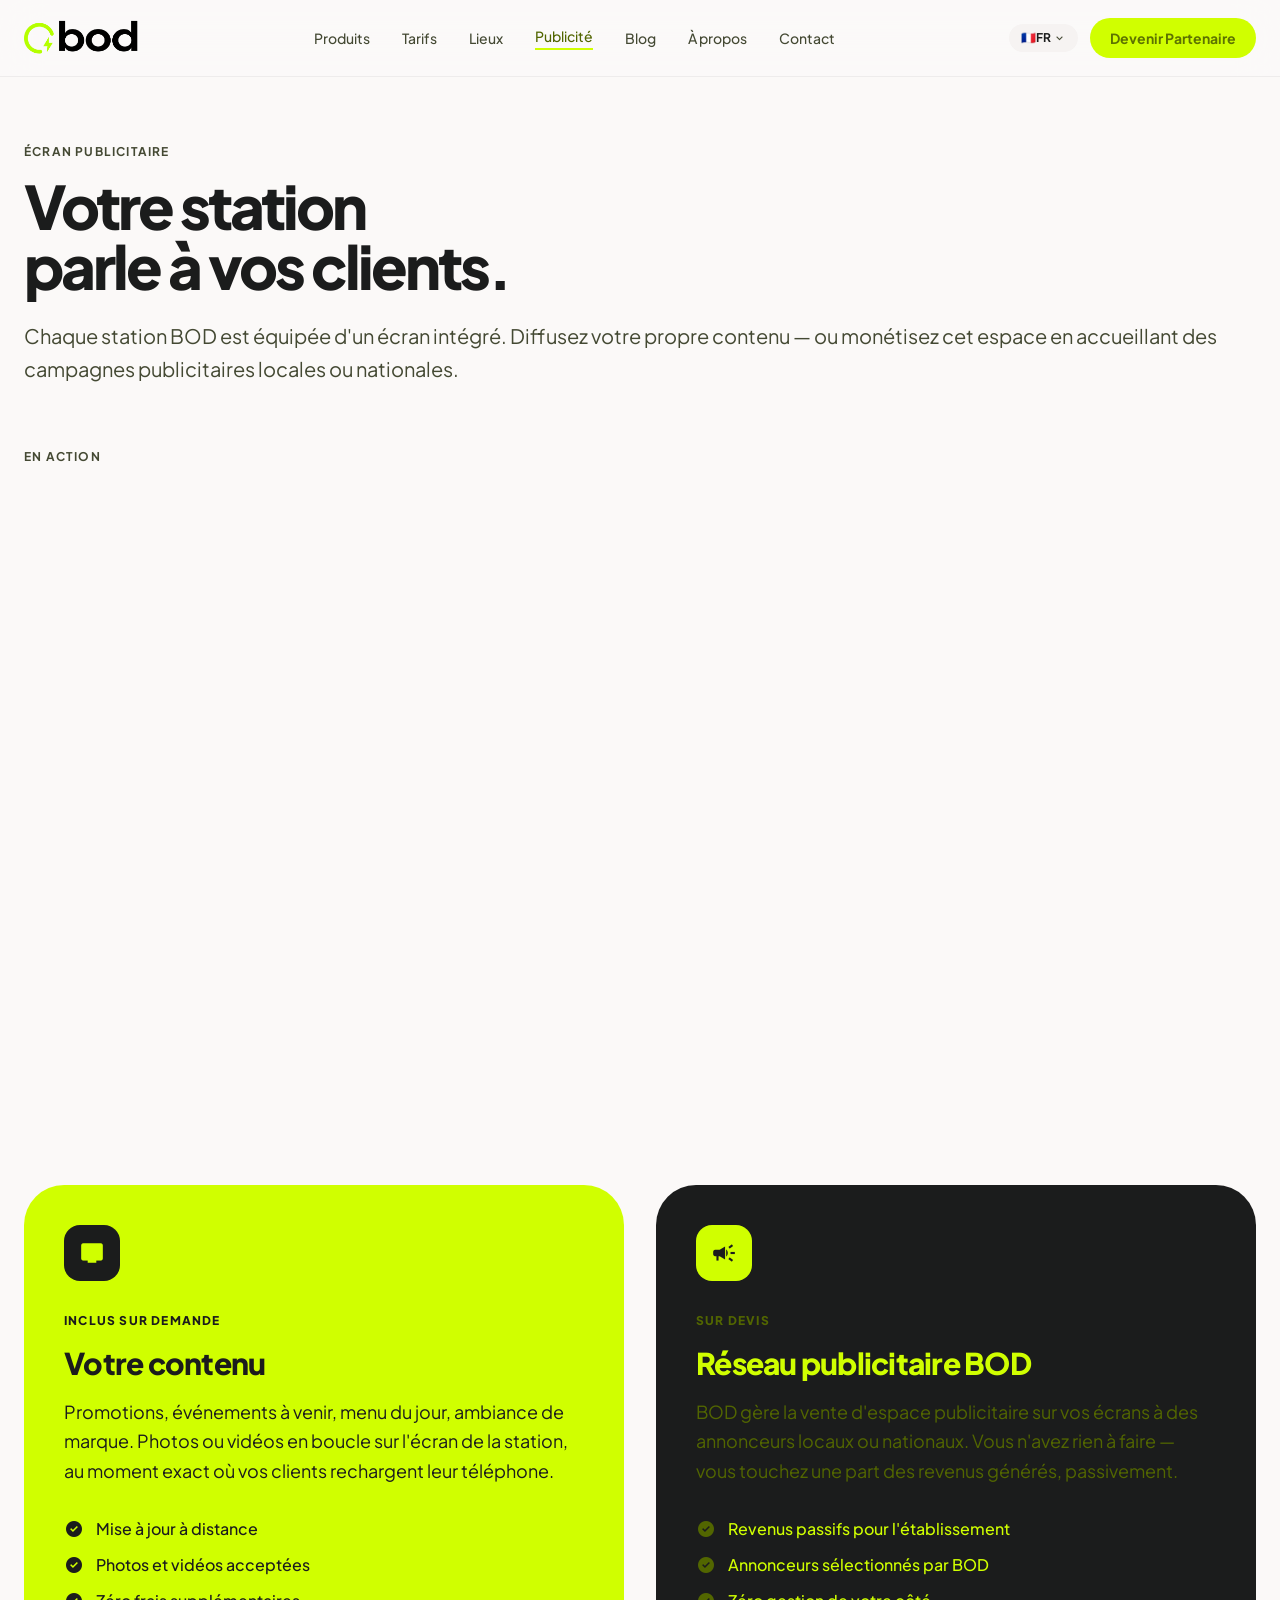
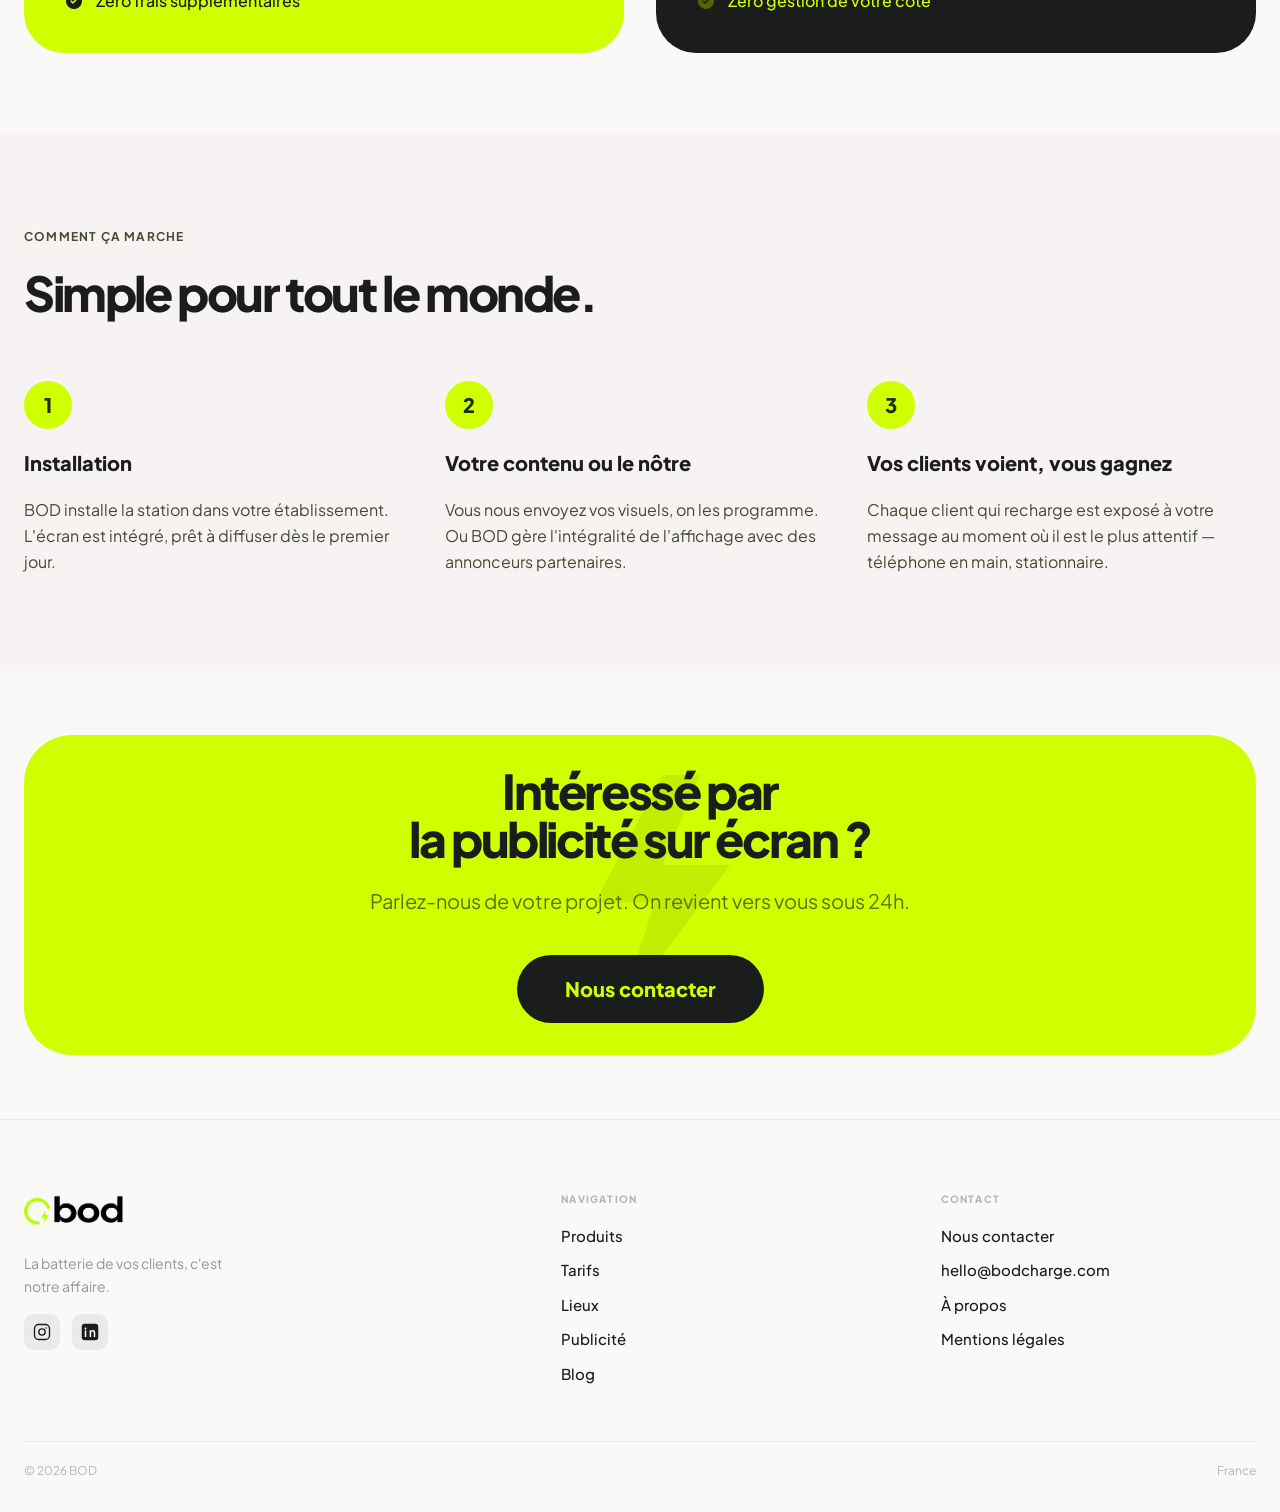
<file: publicite.html>
<!DOCTYPE html>
<html class="light" lang="fr">
<head>
<meta charset="utf-8"/>
<meta content="width=device-width, initial-scale=1.0" name="viewport"/>
<title>Publicité sur écran — BOD, réseau d'affichage en établissements</title>
<meta name="description" content="Diffusez votre contenu ou monétisez l'écran de votre station BOD. Publicité locale ou nationale, en boucle, au moment exact où vos clients rechargent."/>
<link rel="canonical" href="https://bodcharge.com/publicite"/>
<meta name="robots" content="index, follow"/>
<meta name="author" content="Alexis Astier"/>
<link rel="icon" type="image/png" href="/images/favicon.png?v=2"/>
<link rel="shortcut icon" href="/images/favicon.png?v=2"/>
<meta property="og:type" content="website"/>
<meta property="og:url" content="https://bodcharge.com/publicite"/>
<meta property="og:title" content="Publicité sur écran — BOD"/>
<meta property="og:description" content="Votre station BOD est aussi un écran publicitaire. Diffusez votre contenu ou générez des revenus publicitaires passifs."/>
<meta property="og:site_name" content="Bod"/>
<meta name="twitter:card" content="summary_large_image"/>
<link rel="stylesheet" href="styles.css"/>
<link rel="preconnect" href="https://fonts.googleapis.com">
<link rel="preconnect" href="https://fonts.gstatic.com" crossorigin>
<link href="https://fonts.googleapis.com/css2?family=Plus+Jakarta+Sans:wght@300;400;500;600;700;800;900&family=Material+Symbols+Outlined:wght,FILL@100..700,0..1&display=swap" rel="stylesheet"/>
<script src="lang.js" defer></script>
<style>
  .material-symbols-outlined { font-variation-settings: 'FILL' 0, 'wght' 400, 'GRAD' 0, 'opsz' 24; }
  body { font-family: 'Plus Jakarta Sans', sans-serif; background-color: #fbf9f8; }
  .glass-nav { backdrop-filter: blur(20px); -webkit-backdrop-blur: blur(20px); }
  @keyframes fadeUp { from { opacity: 0; transform: translateY(24px); } to { opacity: 1; transform: translateY(0); } }
  .animate-fade-up { animation: fadeUp 0.7s ease forwards; }
  .animate-fade-up-delay-1 { animation: fadeUp 0.7s ease 0.1s forwards; opacity: 0; }
  .animate-fade-up-delay-2 { animation: fadeUp 0.7s ease 0.2s forwards; opacity: 0; }
  .reveal { opacity: 0; transform: translateY(32px); transition: opacity 0.7s ease, transform 0.7s ease; }
  .reveal.visible { opacity: 1; transform: translateY(0); }
  .reveal-delay-1 { transition-delay: 0.1s; }
  .reveal-delay-2 { transition-delay: 0.2s; }
  .card-lift { transition: transform 0.3s ease, box-shadow 0.3s ease; }
  .card-lift:hover { transform: translateY(-4px); box-shadow: 0 20px 40px rgba(0,0,0,0.08); }
  @media (min-width: 768px) { #menu-toggle { display: none !important; } #mobile-menu { display: none !important; } .nav-desktop-cta { display: inline-flex !important; } }
  @media (max-width: 767px) { .nav-desktop-cta { display: none !important; } #menu-toggle { display: flex !important; } }
  .step-number { width: 48px; height: 48px; border-radius: 50%; background: #D0FF00; color: #1a2e00; font-weight: 900; font-size: 20px; display: flex; align-items: center; justify-content: center; flex-shrink: 0; }
</style>
</head>
<body class="bg-surface text-on-surface selection:bg-primary-container">

<!-- NAV -->
<header class="fixed top-0 w-full z-50 glass-nav bg-[#fbf9f8]/85 border-b border-black/5">
  <div class="max-w-7xl mx-auto px-6 py-4 flex justify-between items-center">
    <a href="index.html" class="flex items-center">
      <img src="images/logo-bod.png" alt="Bod" style="height:44px;width:auto;"/>
    </a>
    <nav class="hidden md:flex items-center gap-8 font-medium text-sm text-on-surface-variant">
      <a href="produits.html" class="hover:text-on-surface transition-colors" data-i18n="nav.products">Produits</a>
      <a href="tarifs.html" class="hover:text-on-surface transition-colors" data-i18n="nav.tarifs">Tarifs</a>
      <a href="lieux.html" class="hover:text-on-surface transition-colors" data-i18n="nav.lieux">Lieux</a>
      <a href="publicite.html" class="text-primary border-b-2 border-primary-container pb-0.5" data-i18n="nav.pub">Publicité</a>
      <a href="blog.html" class="hover:text-on-surface transition-colors" data-i18n="nav.blog">Blog</a>
      <a href="a-propos.html" class="hover:text-on-surface transition-colors">À propos</a>
      <a href="contact.html" class="hover:text-on-surface transition-colors" data-i18n="nav.contact">Contact</a>
    </nav>
    <div class="flex items-center gap-3">
      <button id="lang-btn" class="flex items-center gap-1 px-3 py-1.5 rounded-full bg-surface-container-low text-xs font-bold text-on-surface hover:bg-surface-container transition-colors">
        <span id="lang-flag">🇫🇷</span><span id="lang-label" class="ml-1">FR</span>
        <span class="material-symbols-outlined text-on-surface-variant" style="font-size:13px;line-height:1;margin-left:2px;">expand_more</span>
      </button>
      <a href="partenaire.html" class="nav-desktop-cta hidden md:inline-flex bg-primary-container text-on-primary-container px-5 py-2.5 rounded-full font-bold text-sm hover:opacity-90 active:scale-95 transition-all" data-i18n="nav.cta">
        Devenir Partenaire
      </a>
      <button id="menu-toggle" class="md:hidden p-2 rounded-xl hover:bg-surface-container-low transition-colors" aria-label="Menu">
        <span class="material-symbols-outlined text-on-surface" id="menu-icon">menu</span>
      </button>
    </div>
  </div>
</header>

<!-- Mobile menu -->
<div id="mobile-menu" class="hidden fixed top-[73px] left-0 right-0 md:hidden" style="background:#fbf9f8;box-shadow:0 12px 40px rgba(0,0,0,0.12);z-index:200;border-radius:0 0 20px 20px;border-bottom:1px solid rgba(0,0,0,0.06);">
  <div style="padding:8px 16px 20px;">
    <a href="produits.html" style="display:flex;align-items:center;padding:14px 12px;font-size:16px;font-weight:600;color:#3a3a3a;border-radius:12px;text-decoration:none;margin-bottom:2px;" data-i18n="nav.products">Produits</a>
    <a href="tarifs.html" style="display:flex;align-items:center;padding:14px 12px;font-size:16px;font-weight:600;color:#3a3a3a;border-radius:12px;text-decoration:none;margin-bottom:2px;" data-i18n="nav.tarifs">Tarifs</a>
    <a href="lieux.html" style="display:flex;align-items:center;padding:14px 12px;font-size:16px;font-weight:600;color:#3a3a3a;border-radius:12px;text-decoration:none;margin-bottom:2px;" data-i18n="nav.lieux">Lieux</a>
    <a href="publicite.html" style="display:flex;align-items:center;padding:14px 12px;font-size:16px;font-weight:600;color:#526600;border-radius:12px;text-decoration:none;margin-bottom:2px;" data-i18n="nav.pub">Publicité</a>
    <a href="blog.html" style="display:flex;align-items:center;padding:14px 12px;font-size:16px;font-weight:600;color:#3a3a3a;border-radius:12px;text-decoration:none;margin-bottom:2px;" data-i18n="nav.blog">Blog</a>
    <a href="contact.html" style="display:flex;align-items:center;padding:14px 12px;font-size:16px;font-weight:600;color:#3a3a3a;border-radius:12px;text-decoration:none;margin-bottom:2px;" data-i18n="nav.contact">Contact</a>
    <a href="a-propos.html" style="display:flex;align-items:center;padding:14px 12px;font-size:16px;font-weight:600;color:#3a3a3a;border-radius:12px;text-decoration:none;margin-bottom:12px;">À propos</a>
    <a href="partenaire.html" style="display:flex;align-items:center;justify-content:center;padding:15px;background:#cef700;color:#1a2e00;border-radius:100px;font-size:15px;font-weight:700;text-decoration:none;" data-i18n="nav.cta">Devenir Partenaire</a>
  </div>
</div>

<main class="pt-20">

  <!-- HERO -->
  <section class="max-w-7xl mx-auto px-6 pt-16 md:pt-24 pb-16">
    <div class="animate-fade-up text-xs font-bold uppercase tracking-widest text-on-surface-variant mb-4" data-i18n="pub.label">Écran publicitaire</div>
    <h1 class="animate-fade-up-delay-1 text-4xl md:text-6xl font-black tracking-tighter text-on-surface leading-[0.95] mb-6 max-w-3xl" data-i18n="pub.h1">Votre station<br/>parle à vos clients.</h1>
    <p class="animate-fade-up-delay-2 text-on-surface-variant text-xl leading-relaxed max-w-2xl" data-i18n="pub.intro">Chaque station BOD est équipée d'un écran intégré. Diffusez votre propre contenu — ou monétisez cet espace en accueillant des campagnes publicitaires locales ou nationales.</p>
  </section>

  <!-- VIDÉO DÉMO -->
  <div class="pb-20 reveal">
    <div class="max-w-7xl mx-auto px-6 pb-4">
      <div class="text-xs font-bold uppercase tracking-widest text-on-surface-variant" data-i18n="pub.demo.label">En action</div>
    </div>
    <video src="images/pub-station.mp4" autoplay muted loop playsinline style="width:100%;display:block;clip-path:inset(2px 0);"></video>
  </div>

  <!-- DEUX OPTIONS -->
  <section class="max-w-7xl mx-auto px-6 pb-20">
    <div class="grid grid-cols-1 md:grid-cols-2 gap-8 reveal">

      <!-- Option 1 : Votre contenu -->
      <div class="card-lift bg-primary-container rounded-[2.5rem] p-10 md:p-14 flex flex-col">
        <div class="w-14 h-14 bg-on-surface rounded-2xl flex items-center justify-center mb-8">
          <span class="material-symbols-outlined text-primary-container" style="font-size:26px;line-height:1;font-variation-settings:'FILL' 1;">tv</span>
        </div>
        <div class="text-xs font-black text-on-primary-container/60 uppercase tracking-widest mb-4" data-i18n="pub.own.tag">Inclus sur demande</div>
        <h2 class="text-3xl font-black text-on-surface tracking-tight mb-4" data-i18n="pub.own.title">Votre contenu</h2>
        <p class="text-on-primary-container/80 leading-relaxed text-lg mb-8 flex-1" data-i18n="pub.own.text">Promotions, événements à venir, menu du jour, ambiance de marque. Photos ou vidéos en boucle sur l'écran de la station, au moment exact où vos clients rechargent leur téléphone.</p>
        <ul class="space-y-3">
          <li class="flex items-center gap-3 text-on-surface font-medium">
            <span class="material-symbols-outlined text-on-surface" style="font-size:20px;font-variation-settings:'FILL' 1;">check_circle</span>
            <span data-i18n="pub.own.f1">Mise à jour à distance</span>
          </li>
          <li class="flex items-center gap-3 text-on-surface font-medium">
            <span class="material-symbols-outlined text-on-surface" style="font-size:20px;font-variation-settings:'FILL' 1;">check_circle</span>
            <span data-i18n="pub.own.f2">Photos et vidéos acceptées</span>
          </li>
          <li class="flex items-center gap-3 text-on-surface font-medium">
            <span class="material-symbols-outlined text-on-surface" style="font-size:20px;font-variation-settings:'FILL' 1;">check_circle</span>
            <span data-i18n="pub.own.f3">Zéro frais supplémentaires</span>
          </li>
        </ul>
      </div>

      <!-- Option 2 : Réseau pub BOD -->
      <div class="card-lift bg-on-surface rounded-[2.5rem] p-10 md:p-14 flex flex-col">
        <div class="w-14 h-14 bg-primary-container rounded-2xl flex items-center justify-center mb-8">
          <span class="material-symbols-outlined text-on-surface" style="font-size:26px;line-height:1;font-variation-settings:'FILL' 1;">campaign</span>
        </div>
        <div class="text-xs font-black text-primary uppercase tracking-widest mb-4" data-i18n="pub.network.tag">Sur devis</div>
        <h2 class="text-3xl font-black text-primary-container tracking-tight mb-4" data-i18n="pub.network.title">Réseau publicitaire BOD</h2>
        <p class="text-primary leading-relaxed text-lg mb-8 flex-1" data-i18n="pub.network.text">BOD gère la vente d'espace publicitaire sur vos écrans à des annonceurs locaux ou nationaux. Vous n'avez rien à faire — vous touchez une part des revenus générés, passivement.</p>
        <ul class="space-y-3">
          <li class="flex items-center gap-3 text-primary-container font-medium">
            <span class="material-symbols-outlined text-primary" style="font-size:20px;font-variation-settings:'FILL' 1;">check_circle</span>
            <span data-i18n="pub.network.f1">Revenus passifs pour l'établissement</span>
          </li>
          <li class="flex items-center gap-3 text-primary-container font-medium">
            <span class="material-symbols-outlined text-primary" style="font-size:20px;font-variation-settings:'FILL' 1;">check_circle</span>
            <span data-i18n="pub.network.f2">Annonceurs sélectionnés par BOD</span>
          </li>
          <li class="flex items-center gap-3 text-primary-container font-medium">
            <span class="material-symbols-outlined text-primary" style="font-size:20px;font-variation-settings:'FILL' 1;">check_circle</span>
            <span data-i18n="pub.network.f3">Zéro gestion de votre côté</span>
          </li>
        </ul>
      </div>

    </div>
  </section>

  <!-- COMMENT ÇA MARCHE -->
  <section class="bg-surface-container-low" style="padding:96px 0;">
    <div class="max-w-7xl mx-auto px-6">
      <div class="reveal" style="margin-bottom:64px;">
        <div class="text-xs font-bold uppercase tracking-widest text-on-surface-variant mb-6" data-i18n="pub.how.label">Comment ça marche</div>
        <h2 class="text-3xl md:text-5xl font-black tracking-tighter text-on-surface" data-i18n="pub.how.h2">Simple pour tout le monde.</h2>
      </div>
      <div class="grid grid-cols-1 md:grid-cols-3 gap-8 reveal">
        <div class="flex flex-col gap-5">
          <div class="step-number">1</div>
          <h3 class="text-xl font-black text-on-surface" data-i18n="pub.how.s1.title">Installation</h3>
          <p class="text-on-surface-variant leading-relaxed" data-i18n="pub.how.s1.text">BOD installe la station dans votre établissement. L'écran est intégré, prêt à diffuser dès le premier jour.</p>
        </div>
        <div class="flex flex-col gap-5 reveal-delay-1">
          <div class="step-number">2</div>
          <h3 class="text-xl font-black text-on-surface" data-i18n="pub.how.s2.title">Votre contenu ou le nôtre</h3>
          <p class="text-on-surface-variant leading-relaxed" data-i18n="pub.how.s2.text">Vous nous envoyez vos visuels, on les programme. Ou BOD gère l'intégralité de l'affichage avec des annonceurs partenaires.</p>
        </div>
        <div class="flex flex-col gap-5 reveal-delay-2">
          <div class="step-number">3</div>
          <h3 class="text-xl font-black text-on-surface" data-i18n="pub.how.s3.title">Vos clients voient, vous gagnez</h3>
          <p class="text-on-surface-variant leading-relaxed" data-i18n="pub.how.s3.text">Chaque client qui recharge est exposé à votre message au moment où il est le plus attentif — téléphone en main, stationnaire.</p>
        </div>
      </div>
    </div>
  </section>

  <!-- CTA FINAL -->
  <section class="px-6 py-16 md:py-32">
    <div class="max-w-7xl mx-auto bg-primary-container rounded-[3rem] p-8 md:p-16 lg:p-24 text-center relative overflow-hidden reveal">
      <div class="absolute inset-0 flex items-center justify-center pointer-events-none overflow-hidden">
        <svg style="width:min(70%,480px);height:auto;opacity:0.07;" viewBox="0 0 32 32" fill="none" xmlns="http://www.w3.org/2000/svg">
          <path d="M17.5 8L13 16.5H17L14.5 24L22 14H17.5L20 8H17.5Z" fill="#000"/>
        </svg>
      </div>
      <h2 class="text-3xl md:text-5xl lg:text-6xl font-black tracking-tighter text-on-surface mb-6 relative z-10" data-i18n="pub.cta.h2">Intéressé par<br/>la publicité sur écran ?</h2>
      <p class="text-on-primary-container text-xl mb-10 max-w-xl mx-auto relative z-10" data-i18n="pub.cta.p">Parlez-nous de votre projet. On revient vers vous sous 24h.</p>
      <a href="contact.html" class="relative z-10 inline-flex items-center gap-3 bg-on-surface text-primary-container px-12 py-5 rounded-full font-black text-xl hover:scale-105 transition-transform active:scale-95" data-i18n="pub.cta.btn">
        Nous contacter
        <span class="material-symbols-outlined" style="font-size:22px;line-height:1;">arrow_forward</span>
      </a>
    </div>
  </section>

</main>

<!-- FOOTER -->
<footer style="background:#fbf9f8;border-top:1px solid rgba(27,28,28,0.08);padding:clamp(48px,7vw,72px) 24px 32px;">
  <div style="max-width:1280px;margin:0 auto;">
    <div style="display:grid;grid-template-columns:1.5fr 1fr 1fr;gap:clamp(24px,5vw,64px);margin-bottom:clamp(32px,5vw,56px);">

      <div>
        <a href="index.html" style="display:inline-block;margin-bottom:16px;">
          <img src="/images/logo-bod.png" alt="Bod" style="height:38px;width:auto;"/>
        </a>
        <p style="font-size:.875rem;color:rgba(27,28,28,0.45);max-width:220px;line-height:1.65;margin:0;" data-i18n="footer.tagline">La batterie de vos clients, c'est notre affaire.</p>
        <div style="display:flex;gap:12px;margin-top:16px;">
          <a href="https://www.instagram.com/bod.charge/" target="_blank" rel="noopener" style="display:flex;align-items:center;justify-content:center;width:36px;height:36px;border-radius:10px;background:rgba(27,28,28,0.07);transition:background .15s;" onmouseover="this.style.background='rgba(27,28,28,0.14)'" onmouseout="this.style.background='rgba(27,28,28,0.07)'">
            <svg width="18" height="18" viewBox="0 0 24 24" fill="none" xmlns="http://www.w3.org/2000/svg"><rect x="2" y="2" width="20" height="20" rx="5.5" stroke="#1b1c1c" stroke-width="1.8"/><circle cx="12" cy="12" r="4.2" stroke="#1b1c1c" stroke-width="1.8"/><circle cx="17.5" cy="6.5" r="1" fill="#1b1c1c"/></svg>
          </a>
          <a href="https://www.linkedin.com/company/bodcharge/" target="_blank" rel="noopener" style="display:flex;align-items:center;justify-content:center;width:36px;height:36px;border-radius:10px;background:rgba(27,28,28,0.07);transition:background .15s;" onmouseover="this.style.background='rgba(27,28,28,0.14)'" onmouseout="this.style.background='rgba(27,28,28,0.07)'">
            <svg width="18" height="18" viewBox="0 0 24 24" fill="#1b1c1c" xmlns="http://www.w3.org/2000/svg"><rect x="1" y="1" width="22" height="22" rx="4" fill="#1b1c1c"/><path d="M7 9.5H5v9h2v-9ZM6 8.5a1.25 1.25 0 1 0 0-2.5 1.25 1.25 0 0 0 0 2.5ZM19 13.2c0-2.5-1.1-4-3.2-4-1.1 0-2 .6-2.3 1.5V9.5h-2v9h2v-5c0-1.3.6-2.2 1.8-2.2 1.1 0 1.7.8 1.7 2.2v5H19v-5.3Z" fill="white"/></svg>
          </a>
        </div>
      </div>

      <div>
        <div style="font-size:.625rem;font-weight:900;letter-spacing:.12em;text-transform:uppercase;color:rgba(27,28,28,0.3);margin-bottom:18px;">Navigation</div>
        <div style="display:flex;flex-direction:column;gap:12px;">
          <a href="produits.html" style="font-size:.9375rem;font-weight:500;color:#1b1c1c;text-decoration:none;transition:opacity .15s;" onmouseover="this.style.opacity='.4'" onmouseout="this.style.opacity='1'">Produits</a>
          <a href="tarifs.html" style="font-size:.9375rem;font-weight:500;color:#1b1c1c;text-decoration:none;transition:opacity .15s;" onmouseover="this.style.opacity='.4'" onmouseout="this.style.opacity='1'">Tarifs</a>
          <a href="lieux.html" style="font-size:.9375rem;font-weight:500;color:#1b1c1c;text-decoration:none;transition:opacity .15s;" onmouseover="this.style.opacity='.4'" onmouseout="this.style.opacity='1'">Lieux</a>
          <a href="publicite.html" style="font-size:.9375rem;font-weight:500;color:#1b1c1c;text-decoration:none;transition:opacity .15s;" onmouseover="this.style.opacity='.4'" onmouseout="this.style.opacity='1'">Publicité</a>
          <a href="blog.html" style="font-size:.9375rem;font-weight:500;color:#1b1c1c;text-decoration:none;transition:opacity .15s;" onmouseover="this.style.opacity='.4'" onmouseout="this.style.opacity='1'">Blog</a>
        </div>
      </div>

      <div>
        <div style="font-size:.625rem;font-weight:900;letter-spacing:.12em;text-transform:uppercase;color:rgba(27,28,28,0.3);margin-bottom:18px;">Contact</div>
        <div style="display:flex;flex-direction:column;gap:12px;">
          <a href="contact.html" style="font-size:.9375rem;font-weight:500;color:#1b1c1c;text-decoration:none;transition:opacity .15s;" onmouseover="this.style.opacity='.4'" onmouseout="this.style.opacity='1'">Nous contacter</a>
          <a href="mailto:hello@bodcharge.com" style="font-size:.9375rem;font-weight:500;color:#1b1c1c;text-decoration:none;transition:opacity .15s;" onmouseover="this.style.opacity='.4'" onmouseout="this.style.opacity='1'">hello@bodcharge.com</a>
          <a href="a-propos.html" style="font-size:.9375rem;font-weight:500;color:#1b1c1c;text-decoration:none;transition:opacity .15s;" onmouseover="this.style.opacity='.4'" onmouseout="this.style.opacity='1'">À propos</a>
          <a href="mentions-legales.html" style="font-size:.9375rem;font-weight:500;color:#1b1c1c;text-decoration:none;transition:opacity .15s;" onmouseover="this.style.opacity='.4'" onmouseout="this.style.opacity='1'">Mentions légales</a>
        </div>
      </div>

    </div>
    <div style="border-top:1px solid rgba(27,28,28,0.08);padding-top:20px;display:flex;justify-content:space-between;align-items:center;flex-wrap:wrap;gap:8px;">
      <p style="font-size:.75rem;color:rgba(27,28,28,0.3);margin:0;">© 2026 BOD</p>
      <p style="font-size:.75rem;color:rgba(27,28,28,0.3);margin:0;">France</p>
    </div>
  </div>
</footer>

<script>
  const toggle = document.getElementById('menu-toggle');
  const menu = document.getElementById('mobile-menu');
  const icon = document.getElementById('menu-icon');
  if (toggle) {
    toggle.addEventListener('click', () => {
      menu.classList.toggle('hidden');
      icon.textContent = menu.classList.contains('hidden') ? 'menu' : 'close';
    });
  }
  const reveals = document.querySelectorAll('.reveal');
  const observer = new IntersectionObserver((entries) => {
    entries.forEach(entry => {
      if (entry.isIntersecting) { entry.target.classList.add('visible'); observer.unobserve(entry.target); }
    });
  }, { threshold: 0.1 });
  reveals.forEach(el => observer.observe(el));
</script>

</body>
</html>
</file>
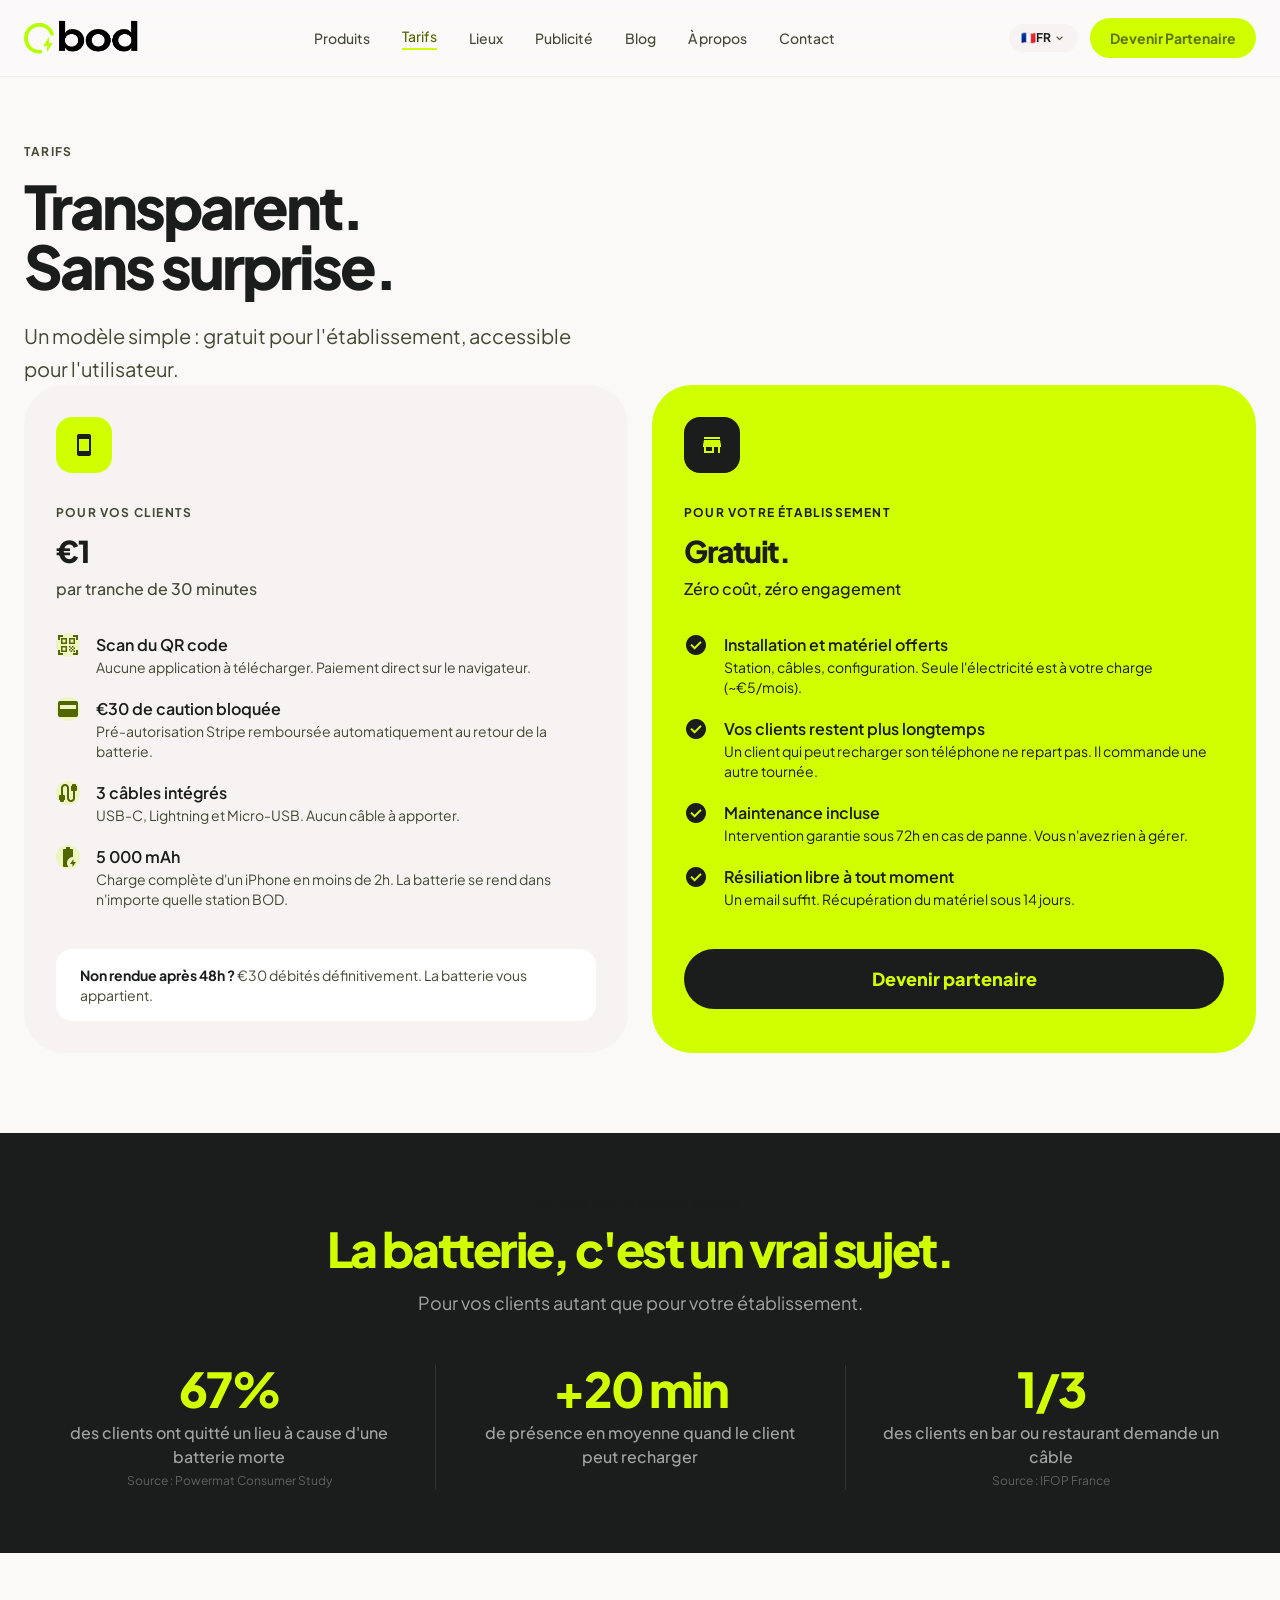
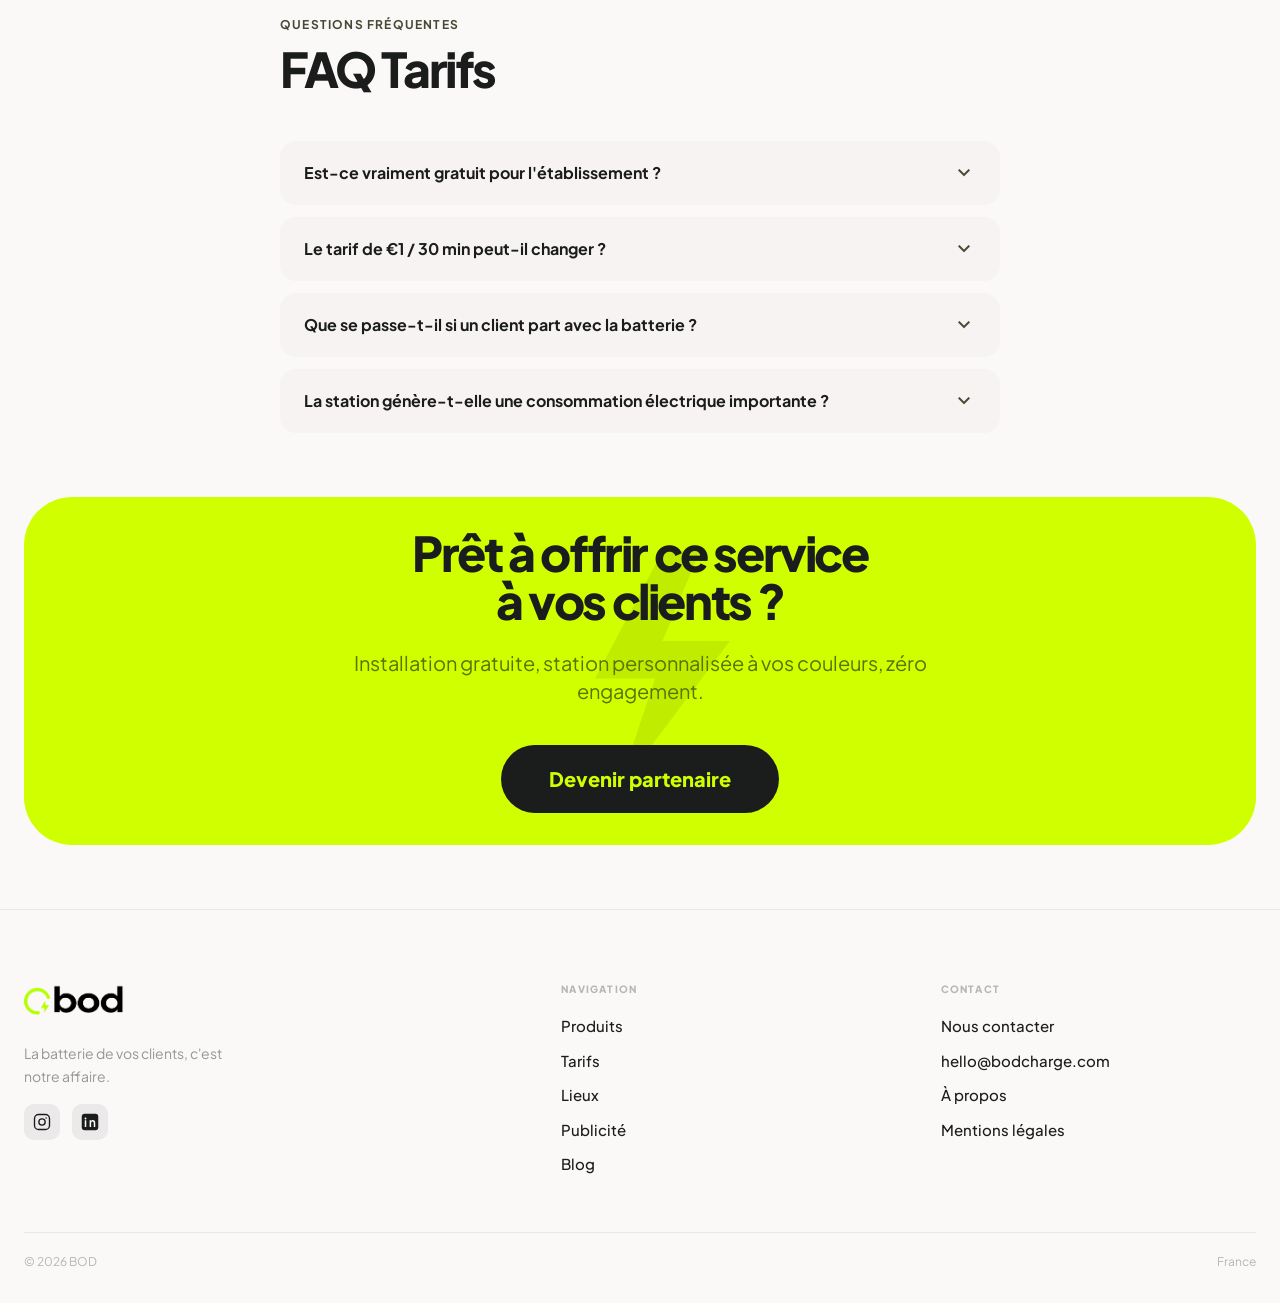
<file: tarifs.html>
<!DOCTYPE html>
<html class="light" lang="fr">
<head>
<meta charset="utf-8"/>
<meta content="width=device-width, initial-scale=1.0" name="viewport"/>
<title>Tarifs BOD — €1 / 30 min, installation gratuite pour votre établissement</title>
<meta name="description" content="Tarifs transparents BOD. Pour vos clients : €1 / 30 minutes. Pour votre établissement : installation gratuite, zéro engagement, maintenance incluse."/>
<link rel="canonical" href="https://bodcharge.com/tarifs"/>
<meta name="robots" content="index, follow"/>
<meta name="author" content="Alexis Astier"/>
<link rel="icon" type="image/png" href="/images/favicon.png?v=2"/>
<link rel="shortcut icon" href="/images/favicon.png?v=2"/>
<meta property="og:type" content="website"/>
<meta property="og:url" content="https://bodcharge.com/tarifs"/>
<meta property="og:title" content="Tarifs BOD — €1 / 30 min, installation gratuite"/>
<meta property="og:description" content="Tarifs transparents BOD. Pour vos clients : €1 / 30 minutes. Pour votre établissement : installation gratuite, zéro engagement, maintenance incluse."/>
<meta property="og:site_name" content="Bod"/>
<meta name="twitter:card" content="summary_large_image"/>
<link rel="stylesheet" href="styles.css"/>
<link rel="preconnect" href="https://fonts.googleapis.com">
<link rel="preconnect" href="https://fonts.gstatic.com" crossorigin>
<link href="https://fonts.googleapis.com/css2?family=Plus+Jakarta+Sans:wght@300;400;500;600;700;800;900&family=Material+Symbols+Outlined:wght,FILL@100..700,0..1&display=swap" rel="stylesheet"/>
<script src="lang.js" defer></script>
<style>
  .material-symbols-outlined { font-variation-settings: 'FILL' 0, 'wght' 400, 'GRAD' 0, 'opsz' 24; }
  body { font-family: 'Plus Jakarta Sans', sans-serif; background-color: #fbf9f8; }
  .glass-nav { backdrop-filter: blur(20px); -webkit-backdrop-filter: blur(20px); }
  @keyframes fadeUp { from { opacity: 0; transform: translateY(24px); } to { opacity: 1; transform: translateY(0); } }
  .animate-fade-up { animation: fadeUp 0.7s ease forwards; }
  .animate-fade-up-delay-1 { animation: fadeUp 0.7s ease 0.1s forwards; opacity: 0; }
  .animate-fade-up-delay-2 { animation: fadeUp 0.7s ease 0.2s forwards; opacity: 0; }
  .reveal { opacity: 0; transform: translateY(32px); transition: opacity 0.7s ease, transform 0.7s ease; }
  .reveal.visible { opacity: 1; transform: translateY(0); }
  .reveal-delay-1 { transition-delay: 0.1s; }
  .card-lift { transition: transform 0.3s ease, box-shadow 0.3s ease; }
  .card-lift:hover { transform: translateY(-4px); box-shadow: 0 20px 40px rgba(0,0,0,0.08); }
  .faq-item summary { cursor: pointer; list-style: none; }
  .faq-item summary::-webkit-details-marker { display: none; }
  @media (min-width: 768px) { #menu-toggle { display: none !important; } #mobile-menu { display: none !important; } .nav-desktop-cta { display: inline-flex !important; } }
  @media (max-width: 767px) { .nav-desktop-cta { display: none !important; } #menu-toggle { display: flex !important; } }
</style>
</head>
<body class="bg-surface text-on-surface selection:bg-primary-container">

<!-- NAV -->
<header class="fixed top-0 w-full z-50 glass-nav bg-[#fbf9f8]/85 border-b border-black/5">
  <div class="max-w-7xl mx-auto px-6 py-4 flex justify-between items-center">
    <a href="index.html" class="flex items-center">
      <img src="images/logo-bod.png" alt="Bod" style="height:44px;width:auto;"/>
    </a>
    <nav class="hidden md:flex items-center gap-8 font-medium text-sm text-on-surface-variant">
      <a href="produits.html" class="hover:text-on-surface transition-colors" data-i18n="nav.products">Comment ça marche</a>
      <a href="tarifs.html" class="text-primary border-b-2 border-primary-container pb-0.5" data-i18n="nav.tarifs">Tarifs</a>
      <a href="lieux.html" class="hover:text-on-surface transition-colors" data-i18n="nav.lieux">Lieux</a>
      <a href="publicite.html" class="hover:text-on-surface transition-colors" data-i18n="nav.pub">Publicité</a>
      <a href="blog.html" class="hover:text-on-surface transition-colors" data-i18n="nav.blog">Blog</a>
      <a href="a-propos.html" class="hover:text-on-surface transition-colors">À propos</a>
      <a href="contact.html" class="hover:text-on-surface transition-colors" data-i18n="nav.contact">Contact</a>
    </nav>
    <div class="flex items-center gap-3">
      <button id="lang-btn" class="flex items-center gap-1 px-3 py-1.5 rounded-full bg-surface-container-low text-xs font-bold text-on-surface hover:bg-surface-container transition-colors">
        <span id="lang-flag">🇫🇷</span><span id="lang-label" class="ml-1">FR</span>
        <span class="material-symbols-outlined text-on-surface-variant" style="font-size:13px;line-height:1;margin-left:2px;">expand_more</span>
      </button>
      <a href="partenaire.html" class="nav-desktop-cta hidden md:inline-flex bg-primary-container text-on-primary-container px-5 py-2.5 rounded-full font-bold text-sm hover:opacity-90 active:scale-95 transition-all" data-i18n="nav.cta">
        Devenir Partenaire
      </a>
      <button id="menu-toggle" class="md:hidden p-2 rounded-xl hover:bg-surface-container-low transition-colors" aria-label="Menu">
        <span class="material-symbols-outlined text-on-surface" id="menu-icon">menu</span>
      </button>
    </div>
  </div>
</header>

<!-- Mobile menu -->
<div id="mobile-menu" class="hidden fixed top-[73px] left-0 right-0 md:hidden" style="background:#fbf9f8;box-shadow:0 12px 40px rgba(0,0,0,0.12);z-index:200;border-radius:0 0 20px 20px;border-bottom:1px solid rgba(0,0,0,0.06);">
  <div style="padding:8px 16px 20px;">
    <a href="produits.html" style="display:flex;align-items:center;padding:14px 12px;font-size:16px;font-weight:600;color:#3a3a3a;border-radius:12px;text-decoration:none;margin-bottom:2px;" data-i18n="nav.products">Comment ça marche</a>
    <a href="tarifs.html" style="display:flex;align-items:center;padding:14px 12px;font-size:16px;font-weight:600;color:#526600;border-radius:12px;text-decoration:none;margin-bottom:2px;" data-i18n="nav.tarifs">Tarifs</a>
    <a href="lieux.html" style="display:flex;align-items:center;padding:14px 12px;font-size:16px;font-weight:600;color:#3a3a3a;border-radius:12px;text-decoration:none;margin-bottom:2px;" data-i18n="nav.lieux">Lieux</a>
    <a href="contact.html" style="display:flex;align-items:center;padding:14px 12px;font-size:16px;font-weight:600;color:#3a3a3a;border-radius:12px;text-decoration:none;margin-bottom:2px;" data-i18n="nav.contact">Contact</a>
    <a href="publicite.html" style="display:flex;align-items:center;padding:14px 12px;font-size:16px;font-weight:600;color:#3a3a3a;border-radius:12px;text-decoration:none;margin-bottom:2px;" data-i18n="nav.pub">Publicité</a>
    <a href="blog.html" style="display:flex;align-items:center;padding:14px 12px;font-size:16px;font-weight:600;color:#3a3a3a;border-radius:12px;text-decoration:none;margin-bottom:2px;" data-i18n="nav.blog">Blog</a>
    <a href="a-propos.html" style="display:flex;align-items:center;padding:14px 12px;font-size:16px;font-weight:600;color:#3a3a3a;border-radius:12px;text-decoration:none;margin-bottom:12px;">À propos</a>
    <a href="partenaire.html" style="display:flex;align-items:center;justify-content:center;padding:15px;background:#cef700;color:#1a2e00;border-radius:100px;font-size:15px;font-weight:700;text-decoration:none;" data-i18n="nav.cta">Devenir Partenaire</a>
  </div>
</div>

<main class="pt-20">

  <!-- HERO -->
  <section class="max-w-7xl mx-auto px-6 pt-16 md:pt-24 pb-12 md:pb-20">
    <div class="animate-fade-up text-xs font-bold uppercase tracking-widest text-on-surface-variant mb-4" data-i18n="tarifs.label">Tarifs</div>
    <h1 class="animate-fade-up-delay-1 text-4xl md:text-6xl font-black tracking-tighter text-on-surface leading-[0.95] mb-6 max-w-3xl" data-i18n="tarifs.h1">
      Transparent.<br/>Sans surprise.
    </h1>
    <p class="animate-fade-up-delay-2 text-xl text-on-surface-variant leading-relaxed max-w-xl" data-i18n="tarifs.intro">
      Un modèle simple : gratuit pour l'établissement, accessible pour l'utilisateur.
    </p>
  </section>

  <!-- DEUX CARTES TARIFS -->
  <section class="max-w-7xl mx-auto px-6 pb-20 md:pb-32">
    <div class="grid grid-cols-1 lg:grid-cols-2 gap-6">

      <!-- Carte utilisateur -->
      <div class="reveal card-lift bg-surface-container-low rounded-[2.5rem] p-8 md:p-12">
        <div class="w-14 h-14 bg-primary-container rounded-2xl flex items-center justify-center mb-8">
          <span class="material-symbols-outlined text-on-surface text-3xl" style="font-variation-settings: 'FILL' 1;">smartphone</span>
        </div>
        <div class="text-xs font-bold uppercase tracking-widest text-on-surface-variant mb-3" data-i18n="tarifs.user.label">Pour vos clients</div>
        <h2 class="text-3xl md:text-4xl font-black tracking-tighter text-on-surface mb-2">€1</h2>
        <p class="text-on-surface-variant font-medium mb-8" data-i18n="tarifs.user.sub">par tranche de 30 minutes</p>
        <div class="space-y-5 mb-10">
          <div class="flex items-start gap-4">
            <div class="w-8 h-8 bg-primary-container/20 rounded-xl flex items-center justify-center shrink-0 mt-0.5">
              <span class="material-symbols-outlined text-primary text-base" style="font-variation-settings: 'FILL' 1;">qr_code_scanner</span>
            </div>
            <div>
              <div class="font-semibold text-on-surface" data-i18n="tarifs.user.f1.title">Scan du QR code</div>
              <div class="text-sm text-on-surface-variant" data-i18n="tarifs.user.f1.text">Aucune application à télécharger. Paiement direct sur le navigateur.</div>
            </div>
          </div>
          <div class="flex items-start gap-4">
            <div class="w-8 h-8 bg-primary-container/20 rounded-xl flex items-center justify-center shrink-0 mt-0.5">
              <span class="material-symbols-outlined text-primary text-base" style="font-variation-settings: 'FILL' 1;">credit_card</span>
            </div>
            <div>
              <div class="font-semibold text-on-surface" data-i18n="tarifs.user.f2.title">€30 de caution bloquée</div>
              <div class="text-sm text-on-surface-variant" data-i18n="tarifs.user.f2.text">Pré-autorisation Stripe remboursée automatiquement au retour de la batterie.</div>
            </div>
          </div>
          <div class="flex items-start gap-4">
            <div class="w-8 h-8 bg-primary-container/20 rounded-xl flex items-center justify-center shrink-0 mt-0.5">
              <span class="material-symbols-outlined text-primary text-base" style="font-variation-settings: 'FILL' 1;">cable</span>
            </div>
            <div>
              <div class="font-semibold text-on-surface" data-i18n="tarifs.user.f3.title">3 câbles intégrés</div>
              <div class="text-sm text-on-surface-variant" data-i18n="tarifs.user.f3.text">USB-C, Lightning et Micro-USB. Aucun câble à apporter.</div>
            </div>
          </div>
          <div class="flex items-start gap-4">
            <div class="w-8 h-8 bg-primary-container/20 rounded-xl flex items-center justify-center shrink-0 mt-0.5">
              <span class="material-symbols-outlined text-primary text-base" style="font-variation-settings: 'FILL' 1;">battery_charging_full</span>
            </div>
            <div>
              <div class="font-semibold text-on-surface" data-i18n="tarifs.user.f4.title">5 000 mAh</div>
              <div class="text-sm text-on-surface-variant" data-i18n="tarifs.user.f4.text">Charge complète d'un iPhone en moins de 2h. La batterie se rend dans n'importe quelle station BOD.</div>
            </div>
          </div>
        </div>
        <div class="bg-surface-container-lowest rounded-2xl px-6 py-4 text-sm text-on-surface-variant" data-i18n="tarifs.user.note">
          <span class="font-bold text-on-surface">Non rendue après 48h ?</span> €30 débités définitivement. La batterie vous appartient.
        </div>
      </div>

      <!-- Carte établissement -->
      <div class="reveal reveal-delay-1 card-lift bg-primary-container rounded-[2.5rem] p-8 md:p-12 flex flex-col">
        <div class="w-14 h-14 bg-on-surface rounded-2xl flex items-center justify-center mb-8">
          <span class="material-symbols-outlined text-primary-container text-3xl" style="font-variation-settings: 'FILL' 1;">store</span>
        </div>
        <div class="text-xs font-bold uppercase tracking-widest text-on-surface/60 mb-3" data-i18n="tarifs.venue.label">Pour votre établissement</div>
        <h2 class="text-3xl md:text-4xl font-black tracking-tighter text-on-surface mb-2" data-i18n="tarifs.venue.price">Gratuit.</h2>
        <p class="text-on-surface/70 font-medium mb-8" data-i18n="tarifs.venue.sub">Zéro coût, zéro engagement</p>
        <div class="space-y-5 mb-10 flex-1">
          <div class="flex items-start gap-4">
            <span class="material-symbols-outlined text-on-surface text-xl mt-0.5" style="font-variation-settings: 'FILL' 1;">check_circle</span>
            <div>
              <div class="font-semibold text-on-surface" data-i18n="tarifs.venue.f1.title">Installation et matériel offerts</div>
              <div class="text-sm text-on-surface/70" data-i18n="tarifs.venue.f1.text">Station, câbles, configuration. Seule l'électricité est à votre charge (~€5/mois).</div>
            </div>
          </div>
          <div class="flex items-start gap-4">
            <span class="material-symbols-outlined text-on-surface text-xl mt-0.5" style="font-variation-settings: 'FILL' 1;">check_circle</span>
            <div>
              <div class="font-semibold text-on-surface" data-i18n="tarifs.venue.f2.title">Vos clients restent plus longtemps</div>
              <div class="text-sm text-on-surface/70" data-i18n="tarifs.venue.f2.text">Un client qui peut recharger son téléphone ne repart pas. Il commande une autre tournée.</div>
            </div>
          </div>
          <div class="flex items-start gap-4">
            <span class="material-symbols-outlined text-on-surface text-xl mt-0.5" style="font-variation-settings: 'FILL' 1;">check_circle</span>
            <div>
              <div class="font-semibold text-on-surface" data-i18n="tarifs.venue.f3.title">Maintenance incluse</div>
              <div class="text-sm text-on-surface/70" data-i18n="tarifs.venue.f3.text">Intervention garantie sous 72h en cas de panne. Vous n'avez rien à gérer.</div>
            </div>
          </div>
          <div class="flex items-start gap-4">
            <span class="material-symbols-outlined text-on-surface text-xl mt-0.5" style="font-variation-settings: 'FILL' 1;">check_circle</span>
            <div>
              <div class="font-semibold text-on-surface" data-i18n="tarifs.venue.f4.title">Résiliation libre à tout moment</div>
              <div class="text-sm text-on-surface/70" data-i18n="tarifs.venue.f4.text">Un email suffit. Récupération du matériel sous 14 jours.</div>
            </div>
          </div>
        </div>
        <a href="partenaire.html" class="inline-flex items-center justify-center gap-3 bg-on-surface text-primary-container px-8 py-4 rounded-full font-black text-lg hover:scale-105 transition-transform active:scale-95 self-start" data-i18n="tarifs.venue.cta">
          Devenir partenaire
          <span class="material-symbols-outlined">arrow_forward</span>
        </a>
      </div>

    </div>
  </section>

  <!-- STATS IMPACT -->
  <section class="bg-on-surface py-16 md:py-24">
    <div class="max-w-7xl mx-auto px-6">
      <div class="reveal text-center mb-12">
        <div class="text-xs font-bold uppercase tracking-widest text-white/50 mb-3" data-i18n="tarifs.stats.label">Ce que les chiffres disent</div>
        <h2 class="text-3xl md:text-5xl font-black tracking-tighter text-primary-container" data-i18n="tarifs.stats.h2">La batterie, c'est un vrai sujet.</h2>
        <p class="text-white/60 mt-4 text-lg max-w-xl mx-auto" data-i18n="tarifs.stats.sub">Pour vos clients autant que pour votre établissement.</p>
      </div>
      <div class="grid grid-cols-1 md:grid-cols-3 gap-0 divide-y md:divide-y-0 md:divide-x divide-white/10 reveal">
        <div class="px-8 py-8 text-center">
          <div class="text-5xl font-black text-primary-container tracking-tighter mb-2">67%</div>
          <div class="text-white/60 font-medium" data-i18n="stats.s1">des clients ont quitté un lieu à cause d'une batterie morte</div>
          <div class="text-white/30 text-xs mt-1" data-i18n="stats.s1.source">Source : Powermat Consumer Study</div>
        </div>
        <div class="px-8 py-8 text-center">
          <div class="text-5xl font-black text-primary-container tracking-tighter mb-2">+20 min</div>
          <div class="text-white/60 font-medium" data-i18n="stats.s2">de présence en moyenne quand le client peut recharger</div>
        </div>
        <div class="px-8 py-8 text-center">
          <div class="text-5xl font-black text-primary-container tracking-tighter mb-2">1/3</div>
          <div class="text-white/60 font-medium" data-i18n="stats.s3">des clients en bar ou restaurant demande un câble</div>
          <div class="text-white/30 text-xs mt-1" data-i18n="stats.s3.source">Source : IFOP France</div>
        </div>
      </div>
    </div>
  </section>

  <!-- FAQ -->
  <section class="max-w-3xl mx-auto px-6 py-16 md:py-32">
    <div class="reveal mb-12">
      <div class="text-xs font-bold uppercase tracking-widest text-on-surface-variant mb-3" data-i18n="tarifs.faq.label">Questions fréquentes</div>
      <h2 class="text-3xl md:text-5xl font-black tracking-tighter text-on-surface" data-i18n="tarifs.faq.h2">FAQ Tarifs</h2>
    </div>
    <div class="space-y-3 reveal">

      <details class="faq-item bg-surface-container-low rounded-2xl overflow-hidden">
        <summary class="flex items-center justify-between px-6 py-5 font-bold text-on-surface">
          <span data-i18n="tarifs.faq.q1">Est-ce vraiment gratuit pour l'établissement ?</span>
          <span class="material-symbols-outlined text-on-surface-variant shrink-0 ml-4">expand_more</span>
        </summary>
        <div class="px-6 pb-5 text-on-surface-variant leading-relaxed" data-i18n="tarifs.faq.a1">
          Oui. L'installation, le matériel, la configuration et la maintenance sont entièrement pris en charge par BOD. Votre seule dépense est l'électricité nécessaire au fonctionnement de la station, soit environ €5 par mois.
        </div>
      </details>

      <details class="faq-item bg-surface-container-low rounded-2xl overflow-hidden">
        <summary class="flex items-center justify-between px-6 py-5 font-bold text-on-surface">
          <span data-i18n="tarifs.faq.q2">Le tarif de €1 / 30 min peut-il changer ?</span>
          <span class="material-symbols-outlined text-on-surface-variant shrink-0 ml-4">expand_more</span>
        </summary>
        <div class="px-6 pb-5 text-on-surface-variant leading-relaxed" data-i18n="tarifs.faq.a2">
          Toute modification tarifaire fait l'objet d'une notification 30 jours avant son application. Vous pouvez résilier librement si le nouveau tarif ne vous convient pas.
        </div>
      </details>

      <details class="faq-item bg-surface-container-low rounded-2xl overflow-hidden">
        <summary class="flex items-center justify-between px-6 py-5 font-bold text-on-surface">
          <span data-i18n="tarifs.faq.q3">Que se passe-t-il si un client part avec la batterie ?</span>
          <span class="material-symbols-outlined text-on-surface-variant shrink-0 ml-4">expand_more</span>
        </summary>
        <div class="px-6 pb-5 text-on-surface-variant leading-relaxed" data-i18n="tarifs.faq.a3">
          Les €30 de caution sont débités automatiquement par Stripe après 48h sans retour. L'établissement n'a aucune démarche à faire. BOD prend en charge la gestion des litiges et le remplacement des batteries manquantes.
        </div>
      </details>

      <details class="faq-item bg-surface-container-low rounded-2xl overflow-hidden">
        <summary class="flex items-center justify-between px-6 py-5 font-bold text-on-surface">
          <span data-i18n="tarifs.faq.q4">La station génère-t-elle une consommation électrique importante ?</span>
          <span class="material-symbols-outlined text-on-surface-variant shrink-0 ml-4">expand_more</span>
        </summary>
        <div class="px-6 pb-5 text-on-surface-variant leading-relaxed" data-i18n="tarifs.faq.a4">
          Non. La station consomme environ 15W en veille et 30W en charge active. Cela représente moins de €5 par mois sur votre facture électrique.
        </div>
      </details>

    </div>
  </section>

  <!-- CTA -->
  <section class="px-6 pb-16 md:pb-32">
    <div class="max-w-7xl mx-auto bg-primary-container rounded-[3rem] p-8 md:p-16 lg:p-24 text-center relative overflow-hidden reveal">
      <div class="absolute inset-0 flex items-center justify-center pointer-events-none overflow-hidden">
        <svg style="width:min(70%,480px);height:auto;opacity:0.07;" viewBox="0 0 32 32" fill="none" xmlns="http://www.w3.org/2000/svg">
          <path d="M17.5 8L13 16.5H17L14.5 24L22 14H17.5L20 8H17.5Z" fill="#000"/>
        </svg>
      </div>
      <h2 class="text-3xl md:text-5xl lg:text-6xl font-black tracking-tighter text-on-surface mb-6 relative z-10" data-i18n="tarifs.cta.h2">Prêt à offrir ce service<br/>à vos clients ?</h2>
      <p class="text-on-primary-container text-xl mb-10 max-w-xl mx-auto relative z-10" data-i18n="tarifs.cta.p">Installation gratuite, station personnalisée à vos couleurs, zéro engagement.</p>
      <a href="partenaire.html" class="relative z-10 inline-flex items-center gap-3 bg-on-surface text-primary-container px-12 py-5 rounded-full font-black text-xl hover:scale-105 transition-transform active:scale-95" data-i18n="tarifs.cta.btn">
        Devenir partenaire
        <span class="material-symbols-outlined">arrow_forward</span>
      </a>
    </div>
  </section>

</main>

<!-- FOOTER -->
<footer style="background:#fbf9f8;border-top:1px solid rgba(27,28,28,0.08);padding:clamp(48px,7vw,72px) 24px 32px;">
  <div style="max-width:1280px;margin:0 auto;">
    <div style="display:grid;grid-template-columns:1.5fr 1fr 1fr;gap:clamp(24px,5vw,64px);margin-bottom:clamp(32px,5vw,56px);">

      <div>
        <a href="index.html" style="display:inline-block;margin-bottom:16px;">
          <img src="/images/logo-bod.png" alt="Bod" style="height:38px;width:auto;"/>
        </a>
        <p style="font-size:.875rem;color:rgba(27,28,28,0.45);max-width:220px;line-height:1.65;margin:0;" data-i18n="footer.tagline">La batterie de vos clients, c'est notre affaire.</p>
        <div style="display:flex;gap:12px;margin-top:16px;">
          <a href="https://www.instagram.com/bod.charge/" target="_blank" rel="noopener" style="display:flex;align-items:center;justify-content:center;width:36px;height:36px;border-radius:10px;background:rgba(27,28,28,0.07);transition:background .15s;" onmouseover="this.style.background='rgba(27,28,28,0.14)'" onmouseout="this.style.background='rgba(27,28,28,0.07)'">
            <svg width="18" height="18" viewBox="0 0 24 24" fill="none" xmlns="http://www.w3.org/2000/svg"><rect x="2" y="2" width="20" height="20" rx="5.5" stroke="#1b1c1c" stroke-width="1.8"/><circle cx="12" cy="12" r="4.2" stroke="#1b1c1c" stroke-width="1.8"/><circle cx="17.5" cy="6.5" r="1" fill="#1b1c1c"/></svg>
          </a>
          <a href="https://www.linkedin.com/company/bodcharge/" target="_blank" rel="noopener" style="display:flex;align-items:center;justify-content:center;width:36px;height:36px;border-radius:10px;background:rgba(27,28,28,0.07);transition:background .15s;" onmouseover="this.style.background='rgba(27,28,28,0.14)'" onmouseout="this.style.background='rgba(27,28,28,0.07)'">
            <svg width="18" height="18" viewBox="0 0 24 24" fill="#1b1c1c" xmlns="http://www.w3.org/2000/svg"><rect x="1" y="1" width="22" height="22" rx="4" fill="#1b1c1c"/><path d="M7 9.5H5v9h2v-9ZM6 8.5a1.25 1.25 0 1 0 0-2.5 1.25 1.25 0 0 0 0 2.5ZM19 13.2c0-2.5-1.1-4-3.2-4-1.1 0-2 .6-2.3 1.5V9.5h-2v9h2v-5c0-1.3.6-2.2 1.8-2.2 1.1 0 1.7.8 1.7 2.2v5H19v-5.3Z" fill="white"/></svg>
          </a>
        </div>
      </div>

      <div>
        <div style="font-size:.625rem;font-weight:900;letter-spacing:.12em;text-transform:uppercase;color:rgba(27,28,28,0.3);margin-bottom:18px;">Navigation</div>
        <div style="display:flex;flex-direction:column;gap:12px;">
          <a href="produits.html" style="font-size:.9375rem;font-weight:500;color:#1b1c1c;text-decoration:none;transition:opacity .15s;" onmouseover="this.style.opacity='.4'" onmouseout="this.style.opacity='1'">Produits</a>
          <a href="tarifs.html" style="font-size:.9375rem;font-weight:500;color:#1b1c1c;text-decoration:none;transition:opacity .15s;" onmouseover="this.style.opacity='.4'" onmouseout="this.style.opacity='1'">Tarifs</a>
          <a href="lieux.html" style="font-size:.9375rem;font-weight:500;color:#1b1c1c;text-decoration:none;transition:opacity .15s;" onmouseover="this.style.opacity='.4'" onmouseout="this.style.opacity='1'">Lieux</a>
          <a href="publicite.html" style="font-size:.9375rem;font-weight:500;color:#1b1c1c;text-decoration:none;transition:opacity .15s;" onmouseover="this.style.opacity='.4'" onmouseout="this.style.opacity='1'">Publicité</a>
          <a href="blog.html" style="font-size:.9375rem;font-weight:500;color:#1b1c1c;text-decoration:none;transition:opacity .15s;" onmouseover="this.style.opacity='.4'" onmouseout="this.style.opacity='1'">Blog</a>
        </div>
      </div>

      <div>
        <div style="font-size:.625rem;font-weight:900;letter-spacing:.12em;text-transform:uppercase;color:rgba(27,28,28,0.3);margin-bottom:18px;">Contact</div>
        <div style="display:flex;flex-direction:column;gap:12px;">
          <a href="contact.html" style="font-size:.9375rem;font-weight:500;color:#1b1c1c;text-decoration:none;transition:opacity .15s;" onmouseover="this.style.opacity='.4'" onmouseout="this.style.opacity='1'">Nous contacter</a>
          <a href="mailto:hello@bodcharge.com" style="font-size:.9375rem;font-weight:500;color:#1b1c1c;text-decoration:none;transition:opacity .15s;" onmouseover="this.style.opacity='.4'" onmouseout="this.style.opacity='1'">hello@bodcharge.com</a>
          <a href="a-propos.html" style="font-size:.9375rem;font-weight:500;color:#1b1c1c;text-decoration:none;transition:opacity .15s;" onmouseover="this.style.opacity='.4'" onmouseout="this.style.opacity='1'">À propos</a>
          <a href="mentions-legales.html" style="font-size:.9375rem;font-weight:500;color:#1b1c1c;text-decoration:none;transition:opacity .15s;" onmouseover="this.style.opacity='.4'" onmouseout="this.style.opacity='1'">Mentions légales</a>
        </div>
      </div>

    </div>
    <div style="border-top:1px solid rgba(27,28,28,0.08);padding-top:20px;display:flex;justify-content:space-between;align-items:center;flex-wrap:wrap;gap:8px;">
      <p style="font-size:.75rem;color:rgba(27,28,28,0.3);margin:0;">© 2026 BOD</p>
      <p style="font-size:.75rem;color:rgba(27,28,28,0.3);margin:0;">France</p>
    </div>
  </div>
</footer>

<script>
  const toggle = document.getElementById('menu-toggle');
  const menu = document.getElementById('mobile-menu');
  const icon = document.getElementById('menu-icon');
  if (toggle) {
    toggle.addEventListener('click', () => {
      menu.classList.toggle('hidden');
      icon.textContent = menu.classList.contains('hidden') ? 'menu' : 'close';
    });
  }
  const reveals = document.querySelectorAll('.reveal');
  const observer = new IntersectionObserver((entries) => {
    entries.forEach(entry => {
      if (entry.isIntersecting) { entry.target.classList.add('visible'); observer.unobserve(entry.target); }
    });
  }, { threshold: 0.1 });
  reveals.forEach(el => observer.observe(el));
</script>

</body>
</html>
</file>
<file: styles.css>
*,:after,:before{--tw-border-spacing-x:0;--tw-border-spacing-y:0;--tw-translate-x:0;--tw-translate-y:0;--tw-rotate:0;--tw-skew-x:0;--tw-skew-y:0;--tw-scale-x:1;--tw-scale-y:1;--tw-pan-x: ;--tw-pan-y: ;--tw-pinch-zoom: ;--tw-scroll-snap-strictness:proximity;--tw-gradient-from-position: ;--tw-gradient-via-position: ;--tw-gradient-to-position: ;--tw-ordinal: ;--tw-slashed-zero: ;--tw-numeric-figure: ;--tw-numeric-spacing: ;--tw-numeric-fraction: ;--tw-ring-inset: ;--tw-ring-offset-width:0px;--tw-ring-offset-color:#fff;--tw-ring-color:rgba(59,130,246,.5);--tw-ring-offset-shadow:0 0 #0000;--tw-ring-shadow:0 0 #0000;--tw-shadow:0 0 #0000;--tw-shadow-colored:0 0 #0000;--tw-blur: ;--tw-brightness: ;--tw-contrast: ;--tw-grayscale: ;--tw-hue-rotate: ;--tw-invert: ;--tw-saturate: ;--tw-sepia: ;--tw-drop-shadow: ;--tw-backdrop-blur: ;--tw-backdrop-brightness: ;--tw-backdrop-contrast: ;--tw-backdrop-grayscale: ;--tw-backdrop-hue-rotate: ;--tw-backdrop-invert: ;--tw-backdrop-opacity: ;--tw-backdrop-saturate: ;--tw-backdrop-sepia: ;--tw-contain-size: ;--tw-contain-layout: ;--tw-contain-paint: ;--tw-contain-style: }::backdrop{--tw-border-spacing-x:0;--tw-border-spacing-y:0;--tw-translate-x:0;--tw-translate-y:0;--tw-rotate:0;--tw-skew-x:0;--tw-skew-y:0;--tw-scale-x:1;--tw-scale-y:1;--tw-pan-x: ;--tw-pan-y: ;--tw-pinch-zoom: ;--tw-scroll-snap-strictness:proximity;--tw-gradient-from-position: ;--tw-gradient-via-position: ;--tw-gradient-to-position: ;--tw-ordinal: ;--tw-slashed-zero: ;--tw-numeric-figure: ;--tw-numeric-spacing: ;--tw-numeric-fraction: ;--tw-ring-inset: ;--tw-ring-offset-width:0px;--tw-ring-offset-color:#fff;--tw-ring-color:rgba(59,130,246,.5);--tw-ring-offset-shadow:0 0 #0000;--tw-ring-shadow:0 0 #0000;--tw-shadow:0 0 #0000;--tw-shadow-colored:0 0 #0000;--tw-blur: ;--tw-brightness: ;--tw-contrast: ;--tw-grayscale: ;--tw-hue-rotate: ;--tw-invert: ;--tw-saturate: ;--tw-sepia: ;--tw-drop-shadow: ;--tw-backdrop-blur: ;--tw-backdrop-brightness: ;--tw-backdrop-contrast: ;--tw-backdrop-grayscale: ;--tw-backdrop-hue-rotate: ;--tw-backdrop-invert: ;--tw-backdrop-opacity: ;--tw-backdrop-saturate: ;--tw-backdrop-sepia: ;--tw-contain-size: ;--tw-contain-layout: ;--tw-contain-paint: ;--tw-contain-style: }/*! tailwindcss v3.4.19 | MIT License | https://tailwindcss.com*/*,:after,:before{box-sizing:border-box;border:0 solid #e5e7eb}:after,:before{--tw-content:""}:host,html{line-height:1.5;-webkit-text-size-adjust:100%;-moz-tab-size:4;-o-tab-size:4;tab-size:4;font-family:ui-sans-serif,system-ui,sans-serif,Apple Color Emoji,Segoe UI Emoji,Segoe UI Symbol,Noto Color Emoji;font-feature-settings:normal;font-variation-settings:normal;-webkit-tap-highlight-color:transparent}body{margin:0;line-height:inherit}hr{height:0;color:inherit;border-top-width:1px}abbr:where([title]){-webkit-text-decoration:underline dotted;text-decoration:underline dotted}h1,h2,h3,h4,h5,h6{font-size:inherit;font-weight:inherit}a{color:inherit;text-decoration:inherit}b,strong{font-weight:bolder}code,kbd,pre,samp{font-family:ui-monospace,SFMono-Regular,Menlo,Monaco,Consolas,Liberation Mono,Courier New,monospace;font-feature-settings:normal;font-variation-settings:normal;font-size:1em}small{font-size:80%}sub,sup{font-size:75%;line-height:0;position:relative;vertical-align:baseline}sub{bottom:-.25em}sup{top:-.5em}table{text-indent:0;border-color:inherit;border-collapse:collapse}button,input,optgroup,select,textarea{font-family:inherit;font-feature-settings:inherit;font-variation-settings:inherit;font-size:100%;font-weight:inherit;line-height:inherit;letter-spacing:inherit;color:inherit;margin:0;padding:0}button,select{text-transform:none}button,input:where([type=button]),input:where([type=reset]),input:where([type=submit]){-webkit-appearance:button;background-color:transparent;background-image:none}:-moz-focusring{outline:auto}:-moz-ui-invalid{box-shadow:none}progress{vertical-align:baseline}::-webkit-inner-spin-button,::-webkit-outer-spin-button{height:auto}[type=search]{-webkit-appearance:textfield;outline-offset:-2px}::-webkit-search-decoration{-webkit-appearance:none}::-webkit-file-upload-button{-webkit-appearance:button;font:inherit}summary{display:list-item}blockquote,dd,dl,figure,h1,h2,h3,h4,h5,h6,hr,p,pre{margin:0}fieldset{margin:0}fieldset,legend{padding:0}menu,ol,ul{list-style:none;margin:0;padding:0}dialog{padding:0}textarea{resize:vertical}input::-moz-placeholder,textarea::-moz-placeholder{opacity:1;color:#9ca3af}input::placeholder,textarea::placeholder{opacity:1;color:#9ca3af}[role=button],button{cursor:pointer}:disabled{cursor:default}audio,canvas,embed,iframe,img,object,svg,video{display:block;vertical-align:middle}img,video{max-width:100%;height:auto}[hidden]:where(:not([hidden=until-found])){display:none}.pointer-events-none{pointer-events:none}.visible{visibility:visible}.fixed{position:fixed}.absolute{position:absolute}.relative{position:relative}.sticky{position:sticky}.inset-0{inset:0}.bottom-6{bottom:1.5rem}.bottom-8{bottom:2rem}.left-6{left:1.5rem}.left-8{left:2rem}.right-0{right:0}.right-6{right:1.5rem}.right-8{right:2rem}.top-0{top:0}.top-32{top:8rem}.z-10{z-index:10}.z-50{z-index:50}.order-1{order:1}.order-2{order:2}.mx-auto{margin-left:auto;margin-right:auto}.mb-1{margin-bottom:.25rem}.mb-10{margin-bottom:2.5rem}.mb-12{margin-bottom:3rem}.mb-16{margin-bottom:4rem}.mb-2{margin-bottom:.5rem}.mb-3{margin-bottom:.75rem}.mb-4{margin-bottom:1rem}.mb-5{margin-bottom:1.25rem}.mb-6{margin-bottom:1.5rem}.mb-8{margin-bottom:2rem}.mt-1{margin-top:.25rem}.mt-12{margin-top:3rem}.mt-4{margin-top:1rem}.mt-6{margin-top:1.5rem}.mt-8{margin-top:2rem}.block{display:block}.inline-block{display:inline-block}.flex{display:flex}.inline-flex{display:inline-flex}.grid{display:grid}.hidden{display:none}.aspect-\[4\/3\]{aspect-ratio:4/3}.aspect-\[4\/5\]{aspect-ratio:4/5}.h-1\.5{height:.375rem}.h-10{height:2.5rem}.h-12{height:3rem}.h-14{height:3.5rem}.h-\[500px\]{height:500px}.h-full{height:100%}.w-1\.5{width:.375rem}.w-10{width:2.5rem}.w-12{width:3rem}.w-14{width:3.5rem}.w-full{width:100%}.max-w-3xl{max-width:48rem}.max-w-7xl{max-width:80rem}.max-w-\[440px\]{max-width:440px}.max-w-lg{max-width:32rem}.max-w-xl{max-width:36rem}.max-w-xs{max-width:20rem}.shrink-0{flex-shrink:0}.rotate-2{--tw-rotate:2deg}.rotate-2,.transform{transform:translate(var(--tw-translate-x),var(--tw-translate-y)) rotate(var(--tw-rotate)) skewX(var(--tw-skew-x)) skewY(var(--tw-skew-y)) scaleX(var(--tw-scale-x)) scaleY(var(--tw-scale-y))}.resize-none{resize:none}.grid-cols-1{grid-template-columns:repeat(1,minmax(0,1fr))}.flex-col{flex-direction:column}.flex-wrap{flex-wrap:wrap}.items-start{align-items:flex-start}.items-center{align-items:center}.justify-center{justify-content:center}.justify-between{justify-content:space-between}.gap-0{gap:0}.gap-10{gap:2.5rem}.gap-16{gap:4rem}.gap-2{gap:.5rem}.gap-2\.5{gap:.625rem}.gap-20{gap:5rem}.gap-3{gap:.75rem}.gap-4{gap:1rem}.gap-5{gap:1.25rem}.gap-6{gap:1.5rem}.gap-8{gap:2rem}.gap-x-12{-moz-column-gap:3rem;column-gap:3rem}.gap-y-4{row-gap:1rem}.space-y-10>:not([hidden])~:not([hidden]){--tw-space-y-reverse:0;margin-top:calc(2.5rem*(1 - var(--tw-space-y-reverse)));margin-bottom:calc(2.5rem*var(--tw-space-y-reverse))}.space-y-2>:not([hidden])~:not([hidden]){--tw-space-y-reverse:0;margin-top:calc(.5rem*(1 - var(--tw-space-y-reverse)));margin-bottom:calc(.5rem*var(--tw-space-y-reverse))}.space-y-3>:not([hidden])~:not([hidden]){--tw-space-y-reverse:0;margin-top:calc(.75rem*(1 - var(--tw-space-y-reverse)));margin-bottom:calc(.75rem*var(--tw-space-y-reverse))}.space-y-5>:not([hidden])~:not([hidden]){--tw-space-y-reverse:0;margin-top:calc(1.25rem*(1 - var(--tw-space-y-reverse)));margin-bottom:calc(1.25rem*var(--tw-space-y-reverse))}.space-y-6>:not([hidden])~:not([hidden]){--tw-space-y-reverse:0;margin-top:calc(1.5rem*(1 - var(--tw-space-y-reverse)));margin-bottom:calc(1.5rem*var(--tw-space-y-reverse))}.space-y-8>:not([hidden])~:not([hidden]){--tw-space-y-reverse:0;margin-top:calc(2rem*(1 - var(--tw-space-y-reverse)));margin-bottom:calc(2rem*var(--tw-space-y-reverse))}.divide-y>:not([hidden])~:not([hidden]){--tw-divide-y-reverse:0;border-top-width:calc(1px*(1 - var(--tw-divide-y-reverse)));border-bottom-width:calc(1px*var(--tw-divide-y-reverse))}.divide-white\/10>:not([hidden])~:not([hidden]){border-color:hsla(0,0%,100%,.1)}.overflow-hidden{overflow:hidden}.whitespace-nowrap{white-space:nowrap}.rounded-2xl{border-radius:1rem}.rounded-3xl{border-radius:1.5rem}.rounded-\[2\.5rem\]{border-radius:2.5rem}.rounded-\[3rem\]{border-radius:3rem}.rounded-full{border-radius:9999px}.rounded-xl{border-radius:.75rem}.border{border-width:1px}.border-b{border-bottom-width:1px}.border-b-2{border-bottom-width:2px}.border-t{border-top-width:1px}.border-none{border-style:none}.border-black\/5{border-color:rgba(0,0,0,.05)}.border-outline-variant{--tw-border-opacity:1;border-color:rgb(196 201 172/var(--tw-border-opacity,1))}.border-primary-container{--tw-border-opacity:1;border-color:rgb(208 255 0/var(--tw-border-opacity,1))}.bg-\[\#fbf9f8\]\/85{background-color:hsla(20,27%,98%,.85)}.bg-on-surface{--tw-bg-opacity:1;background-color:rgb(27 28 28/var(--tw-bg-opacity,1))}.bg-primary{--tw-bg-opacity:1;background-color:rgb(82 102 0/var(--tw-bg-opacity,1))}.bg-primary-container{--tw-bg-opacity:1;background-color:rgb(208 255 0/var(--tw-bg-opacity,1))}.bg-primary-container\/15{background-color:rgba(208,255,0,.15)}.bg-primary-container\/20{background-color:rgba(208,255,0,.2)}.bg-surface{--tw-bg-opacity:1;background-color:rgb(251 249 248/var(--tw-bg-opacity,1))}.bg-surface-container-low{--tw-bg-opacity:1;background-color:rgb(246 243 242/var(--tw-bg-opacity,1))}.bg-surface-container-lowest{--tw-bg-opacity:1;background-color:rgb(255 255 255/var(--tw-bg-opacity,1))}.bg-white\/90{background-color:hsla(0,0%,100%,.9)}.bg-gradient-to-t{background-image:linear-gradient(to top,var(--tw-gradient-stops))}.from-black\/60{--tw-gradient-from:rgba(0,0,0,.6) var(--tw-gradient-from-position);--tw-gradient-to:transparent var(--tw-gradient-to-position);--tw-gradient-stops:var(--tw-gradient-from),var(--tw-gradient-to)}.via-transparent{--tw-gradient-to:transparent var(--tw-gradient-to-position);--tw-gradient-stops:var(--tw-gradient-from),transparent var(--tw-gradient-via-position),var(--tw-gradient-to)}.to-transparent{--tw-gradient-to:transparent var(--tw-gradient-to-position)}.object-cover{-o-object-fit:cover;object-fit:cover}.p-10{padding:2.5rem}.p-12{padding:3rem}.p-16{padding:4rem}.p-5{padding:1.25rem}.p-6{padding:1.5rem}.p-8{padding:2rem}.px-10{padding-left:2.5rem;padding-right:2.5rem}.px-12{padding-left:3rem;padding-right:3rem}.px-2{padding-left:.5rem;padding-right:.5rem}.px-3{padding-left:.75rem;padding-right:.75rem}.px-4{padding-left:1rem;padding-right:1rem}.px-5{padding-left:1.25rem;padding-right:1.25rem}.px-6{padding-left:1.5rem;padding-right:1.5rem}.px-8{padding-left:2rem;padding-right:2rem}.py-1{padding-top:.25rem;padding-bottom:.25rem}.py-1\.5{padding-top:.375rem;padding-bottom:.375rem}.py-10{padding-top:2.5rem;padding-bottom:2.5rem}.py-16{padding-top:4rem;padding-bottom:4rem}.py-2\.5{padding-top:.625rem;padding-bottom:.625rem}.py-24{padding-top:6rem;padding-bottom:6rem}.py-3\.5{padding-top:.875rem;padding-bottom:.875rem}.py-32{padding-top:8rem;padding-bottom:8rem}.py-4{padding-top:1rem;padding-bottom:1rem}.py-5{padding-top:1.25rem;padding-bottom:1.25rem}.py-6{padding-top:1.5rem;padding-bottom:1.5rem}.pb-0\.5{padding-bottom:.125rem}.pb-16{padding-bottom:4rem}.pb-20{padding-bottom:5rem}.pb-32{padding-bottom:8rem}.pt-16{padding-top:4rem}.pt-20{padding-top:5rem}.text-center{text-align:center}.text-2xl{font-size:1.5rem;line-height:2rem}.text-3xl{font-size:1.875rem;line-height:2.25rem}.text-4xl{font-size:2.25rem;line-height:2.5rem}.text-5xl{font-size:3rem;line-height:1}.text-6xl{font-size:3.75rem;line-height:1}.text-\[10px\]{font-size:10px}.text-lg{font-size:1.125rem;line-height:1.75rem}.text-sm{font-size:.875rem;line-height:1.25rem}.text-xl{font-size:1.25rem;line-height:1.75rem}.text-xs{font-size:.75rem;line-height:1rem}.font-black{font-weight:900}.font-bold{font-weight:700}.font-medium{font-weight:500}.font-semibold{font-weight:600}.uppercase{text-transform:uppercase}.leading-\[0\.95\]{line-height:.95}.leading-relaxed{line-height:1.625}.leading-tight{line-height:1.25}.tracking-tight{letter-spacing:-.025em}.tracking-tighter{letter-spacing:-.05em}.tracking-widest{letter-spacing:.1em}.text-on-primary-container{--tw-text-opacity:1;color:rgb(93 115 0/var(--tw-text-opacity,1))}.text-on-surface{--tw-text-opacity:1;color:rgb(27 28 28/var(--tw-text-opacity,1))}.text-on-surface-variant{--tw-text-opacity:1;color:rgb(68 73 51/var(--tw-text-opacity,1))}.text-on-surface-variant\/50{color:rgba(68,73,51,.5)}.text-primary{--tw-text-opacity:1;color:rgb(82 102 0/var(--tw-text-opacity,1))}.text-primary-container{--tw-text-opacity:1;color:rgb(208 255 0/var(--tw-text-opacity,1))}.text-surface{--tw-text-opacity:1;color:rgb(251 249 248/var(--tw-text-opacity,1))}.text-white\/30{color:hsla(0,0%,100%,.3)}.text-white\/60{color:hsla(0,0%,100%,.6)}.text-white\/70{color:hsla(0,0%,100%,.7)}.opacity-10{opacity:.1}.shadow-2xl{--tw-shadow:0 25px 50px -12px rgba(0,0,0,.25);--tw-shadow-colored:0 25px 50px -12px var(--tw-shadow-color)}.shadow-2xl,.shadow-sm{box-shadow:var(--tw-ring-offset-shadow,0 0 #0000),var(--tw-ring-shadow,0 0 #0000),var(--tw-shadow)}.shadow-sm{--tw-shadow:0 1px 2px 0 rgba(0,0,0,.05);--tw-shadow-colored:0 1px 2px 0 var(--tw-shadow-color)}.shadow-xl{--tw-shadow:0 20px 25px -5px rgba(0,0,0,.1),0 8px 10px -6px rgba(0,0,0,.1);--tw-shadow-colored:0 20px 25px -5px var(--tw-shadow-color),0 8px 10px -6px var(--tw-shadow-color);box-shadow:var(--tw-ring-offset-shadow,0 0 #0000),var(--tw-ring-shadow,0 0 #0000),var(--tw-shadow)}.outline{outline-style:solid}.blur{--tw-blur:blur(8px)}.blur,.blur-\[80px\]{filter:var(--tw-blur) var(--tw-brightness) var(--tw-contrast) var(--tw-grayscale) var(--tw-hue-rotate) var(--tw-invert) var(--tw-saturate) var(--tw-sepia) var(--tw-drop-shadow)}.blur-\[80px\]{--tw-blur:blur(80px)}.backdrop-blur-md{--tw-backdrop-blur:blur(12px)}.backdrop-blur-md,.backdrop-filter{-webkit-backdrop-filter:var(--tw-backdrop-blur) var(--tw-backdrop-brightness) var(--tw-backdrop-contrast) var(--tw-backdrop-grayscale) var(--tw-backdrop-hue-rotate) var(--tw-backdrop-invert) var(--tw-backdrop-opacity) var(--tw-backdrop-saturate) var(--tw-backdrop-sepia);backdrop-filter:var(--tw-backdrop-blur) var(--tw-backdrop-brightness) var(--tw-backdrop-contrast) var(--tw-backdrop-grayscale) var(--tw-backdrop-hue-rotate) var(--tw-backdrop-invert) var(--tw-backdrop-opacity) var(--tw-backdrop-saturate) var(--tw-backdrop-sepia)}.transition{transition-property:color,background-color,border-color,text-decoration-color,fill,stroke,opacity,box-shadow,transform,filter,-webkit-backdrop-filter;transition-property:color,background-color,border-color,text-decoration-color,fill,stroke,opacity,box-shadow,transform,filter,backdrop-filter;transition-property:color,background-color,border-color,text-decoration-color,fill,stroke,opacity,box-shadow,transform,filter,backdrop-filter,-webkit-backdrop-filter;transition-timing-function:cubic-bezier(.4,0,.2,1);transition-duration:.15s}.transition-all{transition-property:all;transition-timing-function:cubic-bezier(.4,0,.2,1);transition-duration:.15s}.transition-colors{transition-property:color,background-color,border-color,text-decoration-color,fill,stroke;transition-timing-function:cubic-bezier(.4,0,.2,1);transition-duration:.15s}.transition-transform{transition-property:transform;transition-timing-function:cubic-bezier(.4,0,.2,1);transition-duration:.15s}.duration-700{transition-duration:.7s}.selection\:bg-primary-container ::-moz-selection{--tw-bg-opacity:1;background-color:rgb(208 255 0/var(--tw-bg-opacity,1))}.selection\:bg-primary-container ::selection{--tw-bg-opacity:1;background-color:rgb(208 255 0/var(--tw-bg-opacity,1))}.selection\:bg-primary-container::-moz-selection{--tw-bg-opacity:1;background-color:rgb(208 255 0/var(--tw-bg-opacity,1))}.selection\:bg-primary-container::selection{--tw-bg-opacity:1;background-color:rgb(208 255 0/var(--tw-bg-opacity,1))}.hover\:scale-105:hover{--tw-scale-x:1.05;--tw-scale-y:1.05;transform:translate(var(--tw-translate-x),var(--tw-translate-y)) rotate(var(--tw-rotate)) skewX(var(--tw-skew-x)) skewY(var(--tw-skew-y)) scaleX(var(--tw-scale-x)) scaleY(var(--tw-scale-y))}.hover\:gap-4:hover{gap:1rem}.hover\:bg-primary:hover{--tw-bg-opacity:1;background-color:rgb(82 102 0/var(--tw-bg-opacity,1))}.hover\:bg-surface-container-low:hover{--tw-bg-opacity:1;background-color:rgb(246 243 242/var(--tw-bg-opacity,1))}.hover\:text-on-surface:hover{--tw-text-opacity:1;color:rgb(27 28 28/var(--tw-text-opacity,1))}.hover\:underline:hover{text-decoration-line:underline}.hover\:opacity-90:hover{opacity:.9}.hover\:shadow-lg:hover{--tw-shadow:0 10px 15px -3px rgba(0,0,0,.1),0 4px 6px -4px rgba(0,0,0,.1);--tw-shadow-colored:0 10px 15px -3px var(--tw-shadow-color),0 4px 6px -4px var(--tw-shadow-color);box-shadow:var(--tw-ring-offset-shadow,0 0 #0000),var(--tw-ring-shadow,0 0 #0000),var(--tw-shadow)}.hover\:shadow-primary-container\/30:hover{--tw-shadow-color:rgba(208,255,0,.3);--tw-shadow:var(--tw-shadow-colored)}.active\:scale-95:active{--tw-scale-x:.95;--tw-scale-y:.95}.active\:scale-95:active,.group:hover .group-hover\:translate-x-1{transform:translate(var(--tw-translate-x),var(--tw-translate-y)) rotate(var(--tw-rotate)) skewX(var(--tw-skew-x)) skewY(var(--tw-skew-y)) scaleX(var(--tw-scale-x)) scaleY(var(--tw-scale-y))}.group:hover .group-hover\:translate-x-1{--tw-translate-x:0.25rem}.group:hover .group-hover\:scale-105{--tw-scale-x:1.05;--tw-scale-y:1.05;transform:translate(var(--tw-translate-x),var(--tw-translate-y)) rotate(var(--tw-rotate)) skewX(var(--tw-skew-x)) skewY(var(--tw-skew-y)) scaleX(var(--tw-scale-x)) scaleY(var(--tw-scale-y))}.group:hover .group-hover\:bg-primary-container{--tw-bg-opacity:1;background-color:rgb(208 255 0/var(--tw-bg-opacity,1))}.group:hover .group-hover\:text-on-primary-container{--tw-text-opacity:1;color:rgb(93 115 0/var(--tw-text-opacity,1))}@media (min-width:768px){.md\:flex{display:flex}.md\:grid-cols-2{grid-template-columns:repeat(2,minmax(0,1fr))}.md\:grid-cols-3{grid-template-columns:repeat(3,minmax(0,1fr))}.md\:flex-row{flex-direction:row}.md\:divide-x>:not([hidden])~:not([hidden]){--tw-divide-x-reverse:0;border-right-width:calc(1px*var(--tw-divide-x-reverse));border-left-width:calc(1px*(1 - var(--tw-divide-x-reverse)))}.md\:divide-y-0>:not([hidden])~:not([hidden]){--tw-divide-y-reverse:0;border-top-width:calc(0px*(1 - var(--tw-divide-y-reverse)));border-bottom-width:calc(0px*var(--tw-divide-y-reverse))}.md\:p-24{padding:6rem}.md\:text-left{text-align:left}.md\:text-5xl{font-size:3rem;line-height:1}.md\:text-6xl{font-size:3.75rem;line-height:1}.md\:text-7xl{font-size:4.5rem;line-height:1}}@media (min-width:1024px){.lg\:order-1{order:1}.lg\:order-2{order:2}.lg\:col-span-5{grid-column:span 5/span 5}.lg\:col-span-7{grid-column:span 7/span 7}.lg\:block{display:block}.lg\:aspect-auto{aspect-ratio:auto}.lg\:grid-cols-12{grid-template-columns:repeat(12,minmax(0,1fr))}.lg\:grid-cols-2{grid-template-columns:repeat(2,minmax(0,1fr))}.lg\:grid-cols-4{grid-template-columns:repeat(4,minmax(0,1fr))}.lg\:p-16{padding:4rem}}
</file>
